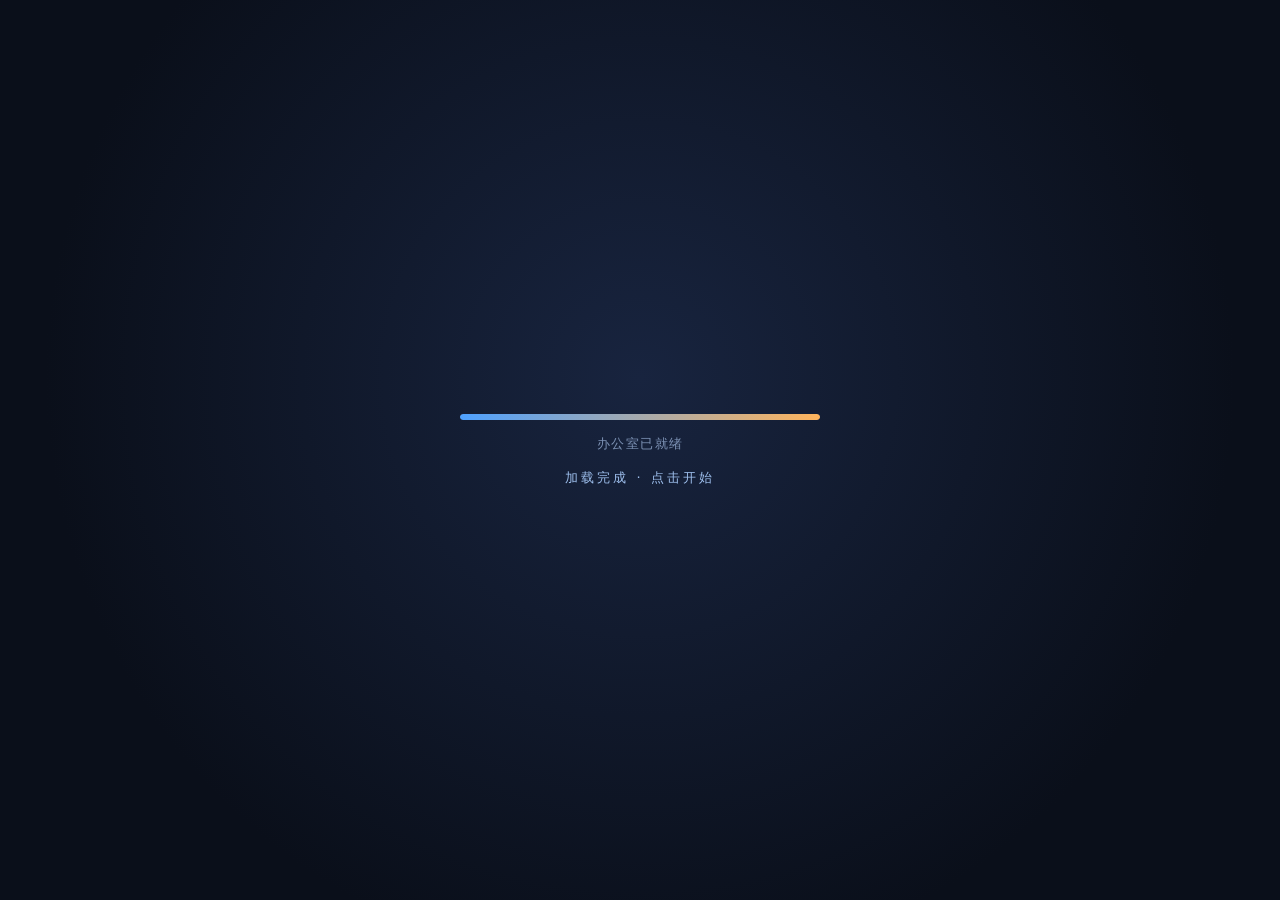
<file: index.html>
<!DOCTYPE html>



<html lang="zh-CN">



<head>



<meta charset="utf-8">



<meta name="viewport" content="width=device-width,initial-scale=1">



<title>AI公司大作战</title>



<link rel="stylesheet" href="./styles.css?v=202611102305">



<script type="importmap">

{ "imports": { "three": "./tools/three.module.js" } }

</script>

</head>



<body>



<div class="stage">



<div class="view" id="app">







  <div class="topbar">



    <div class="brand">AI公司大作战 <small>横版经营 · 心情驱动</small></div>







    <button id="btnRestart" title="清空进度，随机开一局新的">↻ 重开新局</button>



    <button id="btnHelp" title="再看一遍玩法说明">? 玩法</button>



    <button id="btnQuickSave" title="点一下立刻保存">💾 保存</button>



    <button id="btnSave" title="存档位 / 导出 / 导入">📂 存档管理</button>



    <button id="btnSound" title="开关音效和音乐" onclick="setSound(!isSoundOn())">🔊 声音</button>
      <button id="btnSkin" title="随时切换画面：3D 场景 ⇄ 2D 卡片">🎨 画面</button>



    



    <div class="res">



      <div class="chip day" data-tip="day">第 <b id="rDay">1</b> 天</div>



      <div class="chip" onclick="showEndingGallery()" title="结局图鉴" style="cursor:pointer">📖 <b>图鉴</b></div>
      <div class="chip cash" data-tip="cash">💰 <b id="rCash">0</b></div>



      <div class="chip cmp" data-tip="compute">⚡ <b id="rCompute">0</b></div>



      <div class="chip rep" data-tip="rep">📈 <b id="rRep">0</b></div>



      <div class="chip mor" data-tip="morale">🔥 <b id="rMorale">0</b></div>



      <div class="chip inv" data-tip="investor">🏦 <b id="rInvestor">0</b></div>



    </div>



  </div>







  <main>



    <div class="col left">



      <div class="colhead"><span>订单大厅</span><span id="orderCount">0 单</span></div>



      <div class="scroll" id="orders"></div>



    </div>







    <div class="col">



      <div class="colhead"><span>办公室</span><span id="hint">点订单 → 点员工 = 派单</span></div>



      <div class="selbar" id="selbar"></div>



      <div class="office" id="office">



        <div class="floor" id="floor"></div>



      </div>



    </div>







    <div class="col right">



      <div class="sheetHandle" id="sheetHandle" title="拖动调整高度"><i></i></div>



      <div class="colhead"><span id="pTitle">员工详情</span><span id="pDay">—</span></div>



      <div class="panel-body" id="panel"></div>



    </div>



  </main>







  <footer>



    <div class="logbox" id="log"></div>



    <button class="bigbtn" id="btnEnd">结束今天 ▸</button>



  </footer>



</div>







<div class="intro" id="intro">



  <div class="intro-box">



    <div class="intro-tag">新手引导</div>



    <h2 id="introTitle"></h2>



    <div class="intro-body" id="introBody"></div>



    <div class="intro-foot">



      <div class="dots" id="introDots"></div>



      <div class="grow"></div>



      <button id="introSkip">跳过</button>



      <button id="introPrev">上一步</button>



      <button class="primary" id="introNext">下一步</button>



    </div>



  </div>



</div>







<div class="view" id="viewHR">



  <div class="hr-head">



    <button class="hr-back" onclick="goBack()">← 返回公司</button>



    <h1>管理中心</h1>



    <div class="hr-stat" id="hrStat"></div>



  </div>



  <div class="hr-tabs" id="hrTabs">



    <button class="hr-tab on" data-tab="recruit" onclick="switchHRTab('recruit')">🎓 招聘</button>



    <button class="hr-tab" data-tab="staff" onclick="switchHRTab('staff')">👥 人员</button>



    <button class="hr-tab" data-tab="shop" onclick="switchHRTab('shop')">🛒 商店</button>







  </div>



  <div class="hr-body">



    <div class="hr-pane on" id="paneRecruit">



      <div class="rp-sec">① 选择招聘档次</div>



      <div class="rp-tiers" id="rpTiers"></div>



      <div class="rp-sec">② 选择要加入哪个部门</div>



      <div class="rp-depts" id="rpDepts"></div>



      <div class="rp-foot" id="rpFoot"></div>



    </div>



    <div class="hr-pane" id="paneStaff">



      <div class="rp-sec">全部人员（点右边的 × 可以卖掉换钱）</div>



      <div id="staffList"></div>



    </div>



    <div class="hr-pane" id="paneShop">



      <div class="rp-sec">主管道具</div>



      <div class="shop-grid" id="shopSup"></div>



      <div class="rp-sec">增益道具</div>
      <div class="shop-grid" id="shopCompute"></div>

      <div class="rp-sec">员工道具</div>



      <div class="shop-grid" id="shopWorker"></div>



      <div class="rp-sec" id="shopBrkSec" style="display:none">自主研发</div>



      <div class="shop-grid" id="shopBrk"></div>



    </div>







  </div>



</div>



</div><!-- /stage -->







<div class="view" id="viewHistory">



  <div class="hr-head">



    <button class="hr-back" onclick="goBackHistory()">← 返回公司</button>



    <h1>历史记录</h1>



    <div class="hr-stat" id="histStat"></div>



  </div>



  <div class="hr-body">



    <div class="hr-pane on">



      <div id="histList"></div>



    </div>



  </div>



</div>







<div class="view" id="viewBag">



  <div class="hr-head">



    <button class="hr-back" onclick="goBackBag()">← 返回公司</button>



    <h1>背包</h1>



    <div class="hr-stat" id="bagStat"></div>



  </div>



  <div class="hr-body">



    <div class="hr-pane on">



      <div class="rp-sec">点道具即可选择使用对象</div>



      <div id="bagList"></div>



    </div>



  </div>



</div>







<div class="modal" id="modal"><div class="box" id="modalBox"></div></div>



<div class="toast-wrap" id="toasts"></div>



<div class="acttip" id="actTip"></div>







<div class="tip" id="tip"></div>



<input type="file" id="importFile" accept=".json,application/json" style="display:none" onchange="onImportFile(this)">



<div class="guide" id="guide">



  <div class="gspot" id="gSpot"></div>



  <div class="gtip" id="gTip"></div>



</div>



<div class="dayfx" id="dayfx">



  <div class="dayfx-inner">



    <div class="dayfx-day">第 <b>2</b> 天</div>



    <div class="dayfx-list"></div>



    <div class="dayfx-tip">点击任意位置继续</div>



  </div>



</div>







<script src="./js/sound.js?v=202611102305"></script>
<script src="./js/game-core.js?v=202611102305"></script>
<script src="./js/game-ui.js?v=202611102305"></script>
<script src="./js/game-extra.js?v=202611102305"></script>



<script type="module">

import office3d from "./tools/office3d.js?v=202611102305";

window.OFFICE3D = office3d;

window.dispatchEvent(new Event("office3d-loaded"));

</script>

<script>
window.onerror = function (msg, url, line) {
  try {
    var box = document.getElementById("errbox");
    if (!box) {
      box = document.createElement("div");
      box.id = "errbox";
      box.style.cssText = "position:fixed;left:8px;bottom:8px;z-index:9999;max-width:60vw;padding:10px 14px;border-radius:8px;background:rgba(180,30,30,.94);color:#fff;font:12px/1.5 monospace;white-space:pre-wrap";
      document.body.appendChild(box);
    }
    box.textContent = "JS 错误: " + msg + "\n行 " + line;
    box.style.display = "block";
  } catch (e) {}
  return false;
};
</script>



  <div class="sub">让 5 个 AI 替你打工 100 天</div>
</div>
<div class="bootLayer" id="bootLayer">
  <div class="bootLoad" id="bootLoad">
    <div class="bootBar"><i id="bootBarFill"></i></div>
    <div class="bootTip" id="bootTip">正在布置办公室…</div>
    <div class="bootReady" id="bootReady">加载完成 · 点击开始</div>
  </div>
  <div class="bootTitle" id="bootTitle">
    <h1 class="bootLogo">AI 公司大作战</h1>
    <div class="bootRule"></div>
    <div class="bootSub">让 5 个 AI 替你打工 100 天</div>
    <div class="bootModes">
      <div class="bootModesLabel">选择画面模式</div>
      <div class="bootModeRow">
        <div class="bootMode on" id="modeScene" onclick="pickBootMode('scene')">
          <div class="bmIcon">🏢</div>
          <div class="bmName">3D 场景</div>
          <div class="bmTip">沉浸感强</div>
          <div class="bmWarn">开发中</div>
        </div>
        <div class="bootMode" id="modeCards" onclick="pickBootMode('cards')">
          <div class="bmIcon">🗂</div>
          <div class="bmName">2D 卡片</div>
          <div class="bmTip">流畅稳定</div>
        </div>
      </div>
    </div>
    <div class="bootBtns">
      <button class="bootBtn primary" onclick="bootStart(true)">开始游戏</button>
      <button class="bootBtn" onclick="bootStart(false)">继续上次存档</button>
    </div>
  </div>
</div>

<script>
(function () {
  var tips = [
    "正在给 DeepSeek 装显示器…",
    "Claude 在擦桌子…",
    "Grok 又把咖啡打翻了…",
    "Gemini 坚持要在墙上写诗…",
    "ChatGPT 正在说服所有人先开个会…",
    "正在把鱼缸搬进办公室…",
    "收拾昨天的外卖盒…"
  ];
  var fill = document.getElementById("bootBarFill");
  var tip = document.getElementById("bootTip");
  var ready = document.getElementById("bootReady");
  var p = 0;
  if (tip) tip.textContent = tips[Math.floor(Math.random() * tips.length)];

  var loaded = false;
  var finished = false;
  function finishBoot() {
    if (finished) return;
    finished = true;
    clearInterval(timer);
    if (fill) fill.style.width = "100%";
    if (tip) tip.textContent = "办公室已就绪";
    setTimeout(function () {
      if (ready) ready.classList.add("on");
      window.__bootReady = true;
    }, 180);
  }
  // 3D 预热延后到 2.6 秒，并且只在浏览器空闲时做，
  // 否则一打开就抢主线程，启动屏会卡
  setTimeout(function () {
    var warm = function () {
      try {
        if (typeof applySkin === "function") applySkin("scene");
        if (typeof mountScene3D === "function") mountScene3D();
      } catch (e) {}
    };
    if (window.requestIdleCallback) requestIdleCallback(warm, { timeout: 2500 });
    else warm();
  }, 2600);

  var timer = setInterval(function () {
    p = Math.min(90, p + 4 + Math.random() * 9);   // 最多只到 90%
    if (fill) fill.style.width = p + "%";
    if (loaded) finishBoot();
  }, 90);
  window.addEventListener("load", function () { loaded = true; });
  // 兜底：6 秒还没加载完也放行，别把玩家卡住
  setTimeout(function () { loaded = true; }, 6000);

  // 加载完成后点击才进标题屏
  var layer = document.getElementById("bootLayer");
  if (layer) {
    layer.addEventListener("click", function () {
      if (!window.__bootReady) return;
      if (window.__bootStage === "title") return;
      window.__bootStage = "title";
      var lo = document.getElementById("bootLoad");
      var ti = document.getElementById("bootTitle");
      if (lo) lo.style.display = "none";
      if (ti) { ti.classList.add("on"); ti.style.display = "flex"; }
    });
  }
})();

var bootMode = "scene";
function pickBootMode(m) {
  bootMode = m;
  try {
    document.getElementById("modeScene").classList.toggle("on", m === "scene");
    document.getElementById("modeCards").classList.toggle("on", m === "cards");
  } catch (e) {}
}

function bootStart(fresh) {
  // 用户点了按钮，浏览器才允许出声
  try { if (window.startBgm) window.startBgm(); } catch (e) {}
  // 先把界面锁到过渡初始态（藏起来 + 场景模糊）
  document.body.classList.add("intro");
  var layer = document.getElementById("bootLayer");
  if (layer) {
    layer.classList.add("hide");   // 只隐藏，不删除 —— 取消难度时还要退回来
    layer.style.display = "";
  }
  // 应用玩家选的画面模式
  try { if (typeof applySkin === "function") applySkin(bootMode); } catch (e) {}
  // 3D 还没建好就等一下再揭开，避免露出半成品
  try {
    if (bootMode === "scene" && window.OFFICE3D && !window.OFFICE3D.ready) {
      var _t0 = Date.now();
      var _wait = setInterval(function () {
        if ((window.OFFICE3D && window.OFFICE3D.ready) || Date.now() - _t0 > 900) {
          clearInterval(_wait);
          // 只重算画布，不要动镜头（动镜头会覆盖玩家自己的缩放）
          try {
            if (window.OFFICE3D && window.OFFICE3D.resize) window.OFFICE3D.resize();
            if (typeof syncAnchors3D === "function") syncAnchors3D();
          } catch (e) {}
          document.body.classList.remove("intro");
        }
      }, 60);
    }
  } catch (e) {}
  // 第一次进游戏提示一次：画面随时能切
  try {
    if (!localStorage.getItem("aicompany_skin_tip")) {
      localStorage.setItem("aicompany_skin_tip", "1");
      setTimeout(function () {
        if (typeof toast === "function") toast("顶栏「🎨 画面」可以随时切换 3D / 2D", "");
      }, 2600);
    }
  } catch (e) {}
  // 启动屏淡出的同时，界面从四面八方滑入、场景对焦
  setTimeout(function () {
    try {
      if (window.OFFICE3D && window.OFFICE3D.resize) window.OFFICE3D.resize();
      if (typeof syncAnchors3D === "function") syncAnchors3D();
    } catch (e) {}
    document.body.classList.remove("intro");
  }, 260);
  // 新开一局：先问难度
  if (fresh) {
    setTimeout(function () {
      try {
        if (typeof pickDifficulty === "function") pickDifficulty(null, function () {
        // 不选难度就退回标题屏
        try {
          var L = document.getElementById("bootLayer");
          if (L) { L.classList.remove("hide"); L.style.display = ""; }
          var m = document.getElementById("modal");
          if (m) m.classList.remove("on");
        } catch (e) {}
      });
        else if (typeof newGame === "function") { newGame(); renderAll(); }
      } catch (e) { console.warn(e); }
    }, 260);
    return;
  }
  // 继续：读上次存档，没有就开新局
  setTimeout(function () {
    try {
      var had = false;
      try { had = !!localStorage.getItem(SAVE_KEY); } catch (e) {}
      if (had && typeof load === "function") { load(); }
      else {
        if (typeof pickDifficulty === "function") pickDifficulty(null, function () {
        // 不选难度就退回标题屏
        try {
          var L = document.getElementById("bootLayer");
          if (L) { L.classList.remove("hide"); L.style.display = ""; }
          var m = document.getElementById("modal");
          if (m) m.classList.remove("on");
        } catch (e) {}
      });
        else if (typeof newGame === "function") { newGame(); renderAll(); }
      }
    } catch (e) { console.warn(e); }
  }, 260);
}
</script>
<div class="cloudVeil" id="cloudVeil">
  <div class="cloudTip" id="cloudTip">正在切换画面…</div>
</div>

<script>
(function () {
  var CLOUD_PATH = 'M46,104 C22,104 6,88 6,68 C6,48 22,34 42,34 C46,16 64,4 86,4 C106,4 122,16 128,32 C134,26 144,22 154,22 C176,22 194,40 194,62 C194,86 176,104 154,104 Z';
  function cloudSVG() {
    return '<svg viewBox="0 0 200 120" preserveAspectRatio="none">' +
      '<path d="' + CLOUD_PATH + '" fill="#ffffff" stroke="#cfe0f5" stroke-width="6" stroke-linejoin="round"/>' +
      '<ellipse cx="72" cy="68" rx="8" ry="5" fill="#ffe3ea" opacity=".9"/>' +
      '<ellipse cx="126" cy="72" rx="7" ry="4.5" fill="#ffe3ea" opacity=".9"/>' +
      '</svg>';
  }
  function buildClouds() {
    var veil = document.getElementById("cloudVeil");
    if (!veil) return;
    var tip = veil.querySelector(".cloudTip");
    Array.prototype.slice.call(veil.querySelectorAll(".cloud")).forEach(function (c) { c.remove(); });

    // 三层：远景（小、淡、慢）→ 中景 → 近景（大、白、快），叠出纵深感
    // 手机屏幕小、GPU 弱：云少一点但每朵更大，效果一样但更省
    var isMobile = (window.innerWidth || 1000) < 760;
    var LAYERS = isMobile
      ? [
          { cols: 5, rows: 4, sc: 1.35, op: 0.55, z: 1, dur: 0.66, grey: true,  delay: 0.08 },
          { cols: 6, rows: 4, sc: 1.40, op: 0.85, z: 2, dur: 0.56, grey: false, delay: 0.04 },
          { cols: 4, rows: 3, sc: 1.55, op: 1.00, z: 3, dur: 0.46, grey: false, delay: 0.00 }
        ]
      : [
          { cols: 9,  rows: 6, sc: 1.15, op: 0.55, z: 1, dur: 0.78, grey: true,  delay: 0.10 },
          { cols: 11, rows: 8, sc: 1.20, op: 0.85, z: 2, dur: 0.64, grey: false, delay: 0.05 },
          { cols: 7,  rows: 5, sc: 1.38, op: 1.00, z: 3, dur: 0.52, grey: false, delay: 0.00 }
        ];

    LAYERS.forEach(function (L, li) {
      var cellW = 100 / L.cols, cellH = 100 / L.rows;
      for (var r = 0; r < L.rows; r++) {
        for (var c = 0; c < L.cols; c++) {
          // 每层都错位一点，避免三层完全重合
          var jx = (Math.random() - 0.5) * cellW * (li === 0 ? 0.5 : 0.3);
          var jy = (Math.random() - 0.5) * cellH * (li === 0 ? 0.5 : 0.3);
          var x = c * cellW + cellW / 2 + jx + (li === 1 ? cellW / 2 : 0);
          var y = r * cellH + cellH / 2 + jy + (li === 2 ? cellH * 0.4 : 0);
          makeCloud(x, y, L, cellW, cellH);
        }
      }
    });

    function makeCloud(x, y, L, cw, ch) {
      var d = document.createElement("div");
      d.className = "cloud" + (L.grey ? " far" : "");
      var w = cw * (L.sc + Math.random() * 0.1);
      var h = ch * (L.sc + Math.random() * 0.1);
      var fromLeft = x < 50;
      d.style.cssText =
        "left:" + x.toFixed(2) + "%;top:" + y.toFixed(2) + "%;" +
        "width:" + w.toFixed(2) + "%;height:" + h.toFixed(2) + "%;" +
        "margin-left:" + (-w / 2).toFixed(2) + "%;margin-top:" + (-h / 2).toFixed(2) + "%;" +
        "opacity:" + L.op + ";z-index:" + L.z + ";" +
        (L.grey ? "filter:brightness(.94) blur(.6px);" : "") +
        "--rot:" + (Math.random() * 8 - 4).toFixed(1) + "deg;" +
        "--from:" + (fromLeft ? "-115vw" : "115vw") + ";" +
        "--dur:" + L.dur + "s;" +
        "transition-delay:" + (L.delay + Math.random() * 0.12).toFixed(3) + "s;";
      d.innerHTML = cloudSVG();
      veil.insertBefore(d, tip);
    }
  }
  window.buildClouds = buildClouds;
  if (document.readyState === "loading") document.addEventListener("DOMContentLoaded", buildClouds);
  else buildClouds();
})();
</script>
<script>
(function () {
  function setCatCursor() {
    var url = './assets/cursor_ds.png';
    try {
      document.documentElement.style.cursor = 'none';
      document.body.style.cursor = 'none';
      // 遍历一遍，给每个元素也写上，避免被局部样式覆盖
      var all = document.querySelectorAll('button, .wrow, .icard, .sceneChar, .sceneWorker, .pickrow, .hrEntry, .chip, .order, [onclick]');
      for (var i = 0; i < all.length; i++) {
        all[i].style.cursor = 'none';
      }
    } catch (e) {}
  }
  document.addEventListener('DOMContentLoaded', setCatCursor);
  // 每 2 秒补一次，应对动态渲染出来的元素
  setInterval(setCatCursor, 2000);
})();
</script>
<img id="cursorPet" src="./assets/cursor_pet.gif" alt="">
<script>
(function () {
  var pet = document.getElementById("cursorPet");
  if (!pet) return;
  var canHover = window.matchMedia("(hover: hover) and (pointer: fine)").matches;
  if (!canHover) return;

  var tx = -100, ty = -100, cx = -100, cy = -100, raf = null, shown = false;
  var CLICKABLE = "a,button,.pickrow,.icard,.wrow,.chip,.order,.sceneChar,.sceneWorker,.bootBtn,.bootMode,[onclick]";

  function tick() {
    // 平滑跟随，带一点点延迟，像小宠物跟着鼠标
    cx += (tx - cx) * 0.35;
    cy += (ty - cy) * 0.35;
    pet.style.transform = "translate(" + cx + "px," + cy + "px) translate(-50%,-50%)";
    if (Math.abs(tx - cx) > 0.3 || Math.abs(ty - cy) > 0.3) {
      raf = requestAnimationFrame(tick);
    } else { raf = null; }
  }

  document.addEventListener("mousemove", function (e) {
    tx = e.clientX; ty = e.clientY;
    if (!shown) { shown = true; pet.classList.add("on"); cx = tx; cy = ty; }
    var el = e.target;
    var hit = el && el.closest && el.closest(CLICKABLE);
    pet.classList.toggle("clickable", !!hit);
    if (!raf) raf = requestAnimationFrame(tick);
  }, { passive: true });

  document.addEventListener("mousedown", function () { pet.classList.add("press"); });
  document.addEventListener("mouseup", function () { pet.classList.remove("press"); });
  document.addEventListener("mouseleave", function () { pet.classList.remove("on"); shown = false; });
  document.addEventListener("mouseenter", function () { pet.classList.add("on"); shown = true; });
})();
</script>
</body>



</html>
</file>
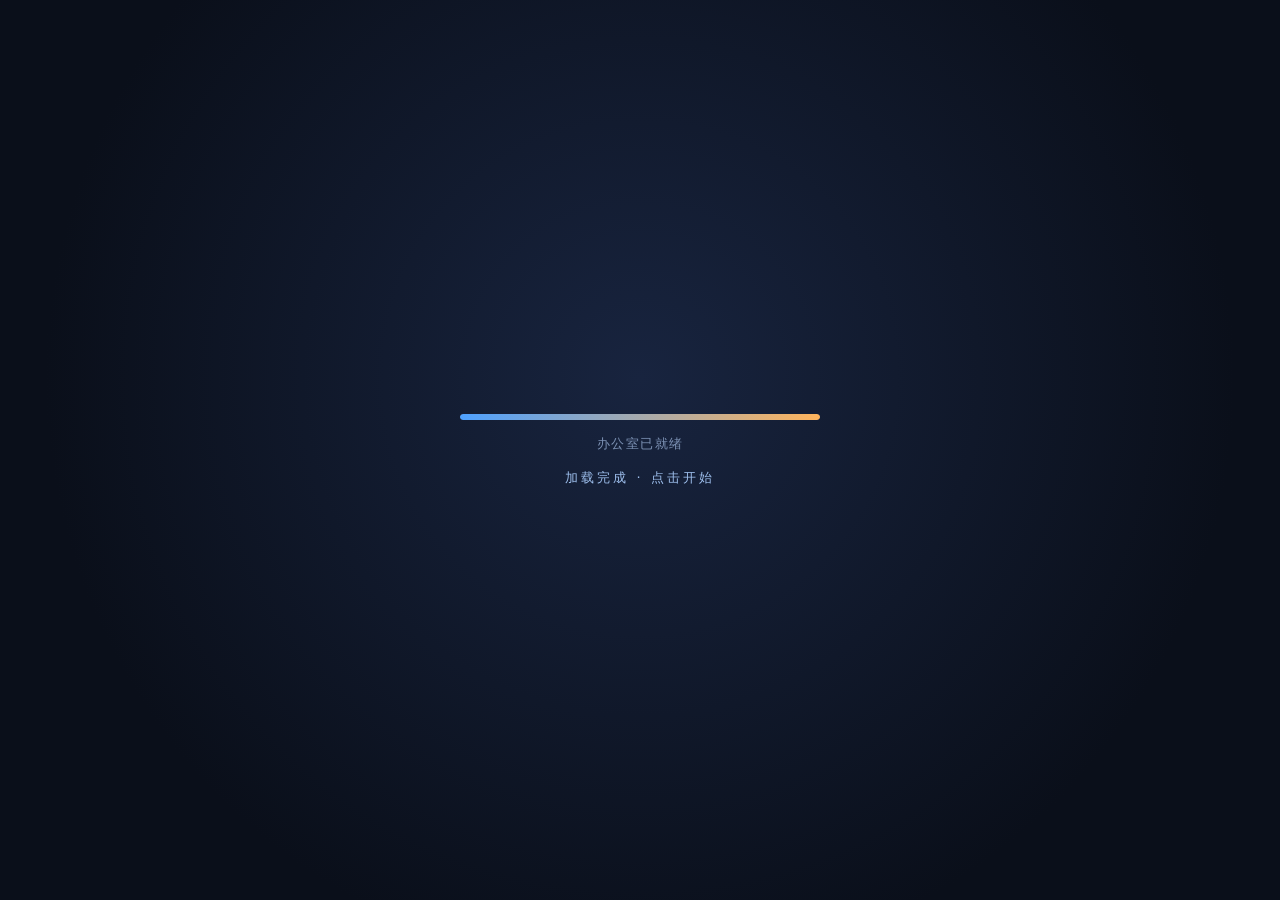
<file: index_backup_before_split.html>
<!DOCTYPE html>



<html lang="zh-CN">



<head>



<meta charset="utf-8">



<meta name="viewport" content="width=device-width,initial-scale=1">



<title>AI公司大作战</title>



<style>



  * { box-sizing: border-box; -webkit-tap-highlight-color: transparent; }



  :root {



    --bg: #0d1220;



    --panel: #141b2d;



    --panel2: #1a2340;



    --line: #27334f;



    --text: #dbe6ff;



    --dim: #8ea3c9;



    --gold: #ffc861;



    --green: #59d98c;



    --red: #ff6b6b;



    --blue: #6aa9ff;



    --purple: #b48cff;



  }



  html, body {



    margin: 0; height: 100%; overflow: hidden;



    font-family: "Microsoft YaHei", "PingFang SC", system-ui, sans-serif;



    background: radial-gradient(1200px 700px at 50% -10%, #1d2b4d 0%, #0d1220 55%, #070b14 100%);



    color: var(--text);



    user-select: none;



  }



  #app { display: flex; flex-direction: column; height: 100%; }







  /* ---------- 顶部资源栏 ---------- */



  .topbar {



    display: flex; align-items: center; gap: 10px;



    padding: 8px 14px; flex: none;



    background: linear-gradient(180deg, rgba(24,34,58,.95), rgba(14,20,34,.85));



    border-bottom: 1px solid var(--line);



  }



  .brand { font-weight: 700; letter-spacing: .5px; color: #cfe0ff; }



  .brand small { font-weight: 400; color: var(--dim); margin-left: 6px; font-size: 11px; }



  #btnRestart {



    margin-left: 10px; padding: 4px 10px; font-size: 11.5px; border-radius: 8px;



    color: #9db3d6; border-color: #2c3b5c; opacity: .8;



  }



  #btnRestart:hover, #btnHelp:hover, #btnQuickSave:hover, #btnSave:hover { opacity: 1; }



  /* 右栏：人事中心入口 */



  .hrEntry {



    display: flex; align-items: center; gap: 10px; width: 100%;



    padding: 11px 12px; margin-bottom: 10px; border-radius: 12px; cursor: pointer;



    border: 1px solid #5a7fc4; color: #fff; text-align: left;



    background: linear-gradient(135deg, #3a6cc4 0%, #5a45b8 100%);



    box-shadow: 0 6px 18px rgba(58,108,196,.3);



    transition: transform .14s, box-shadow .14s;



  }



  .hrEntry:hover { transform: translateY(-1px); box-shadow: 0 9px 24px rgba(90,124,196,.45); }



  .hrEntry .hi-svg { width: 30px; height: 30px; flex: none; filter: drop-shadow(0 2px 4px rgba(0,0,0,.25)); }



  .hrEntry .hi-tx { display: flex; flex-direction: column; gap: 1px; min-width: 0; }



  .hrEntry .hi-tx b { font-size: 13.5px; letter-spacing: .5px; }



  .hrEntry .hi-tx em { font-style: normal; font-size: 10px; color: #c9d9f5; white-space: nowrap; overflow: hidden; text-overflow: ellipsis; }



  .hrEntry .hi-badge {



    margin-left: auto; flex: none; font-size: 11px; padding: 2px 8px; border-radius: 999px;



    background: rgba(255,255,255,.22);



  }



  .ovrow { display: flex; align-items: center; gap: 7px; font-size: 11px; color: #9fb6d8; margin-bottom: 6px; }



  .ovrow > span:first-child { width: 34px; flex: none; }



  .ovbar { flex: 1; height: 5px; background: #0e1424; border-radius: 99px; overflow: hidden; }



  .ovbar i { display: block; height: 100%; }



  .ovrow b { width: 34px; text-align: right; color: #e6f0ff; font-size: 11px; }







  .topbar .cta {



    display: flex; align-items: center; gap: 8px;



    padding: 7px 15px; border-radius: 11px; cursor: pointer;



    border: 1px solid #5a7fc4; color: #fff;



    background: linear-gradient(135deg, #3a6cc4 0%, #5a45b8 100%);



    box-shadow: 0 0 0 0 rgba(90,124,196,.55), 0 6px 18px rgba(58,108,196,.32);



    animation: ctaPulse 2.6s ease-in-out infinite;



    transition: transform .15s, box-shadow .15s;



  }



  .topbar .cta:hover { transform: translateY(-1px) scale(1.02); box-shadow: 0 8px 24px rgba(90,124,196,.5); }



  .topbar .cta .cta-ic { font-size: 15px; }



  .topbar .cta .cta-tx { font-size: 13px; font-weight: 700; letter-spacing: .5px; }



  .topbar .cta .cta-badge {



    font-size: 10.5px; padding: 1px 7px; border-radius: 999px;



    background: rgba(255,255,255,.2); color: #eaf2ff;



  }



  @keyframes ctaPulse {



    0%, 100% { box-shadow: 0 0 0 0 rgba(90,124,196,.5), 0 6px 18px rgba(58,108,196,.32); }



    50% { box-shadow: 0 0 0 6px rgba(90,124,196,0), 0 6px 22px rgba(58,108,196,.45); }



  }



  @media (max-width: 1120px) {



    .topbar .cta .cta-tx { display: none; }



    /* 右栏：人事中心入口 */



  .hrEntry {



    display: flex; align-items: center; gap: 10px; width: 100%;



    padding: 11px 12px; margin-bottom: 10px; border-radius: 12px; cursor: pointer;



    border: 1px solid #5a7fc4; color: #fff; text-align: left;



    background: linear-gradient(135deg, #3a6cc4 0%, #5a45b8 100%);



    box-shadow: 0 6px 18px rgba(58,108,196,.3);



    transition: transform .14s, box-shadow .14s;



  }



  .hrEntry:hover { transform: translateY(-1px); box-shadow: 0 9px 24px rgba(90,124,196,.45); }



 .hrEntry .hi-tx { display: flex; flex-direction: column; gap: 1px; min-width: 0; }



  .hrEntry .hi-tx b { font-size: 13.5px; letter-spacing: .5px; }



  .hrEntry .hi-tx em { font-style: normal; font-size: 10px; color: #c9d9f5; white-space: nowrap; overflow: hidden; text-overflow: ellipsis; }



  .hrEntry .hi-badge {



    margin-left: auto; flex: none; font-size: 11px; padding: 2px 8px; border-radius: 999px;



    background: rgba(255,255,255,.22);



  }



  .ovrow { display: flex; align-items: center; gap: 7px; font-size: 11px; color: #9fb6d8; margin-bottom: 6px; }



  .ovrow > span:first-child { width: 34px; flex: none; }



  .ovbar { flex: 1; height: 5px; background: #0e1424; border-radius: 99px; overflow: hidden; }



  .ovbar i { display: block; height: 100%; }



  .ovrow b { width: 34px; text-align: right; color: #e6f0ff; font-size: 11px; }







  .topbar .cta { padding: 7px 11px; }



  }







  #btnQuickSave {



    margin-left: 10px; padding: 4px 12px; font-size: 11.5px; border-radius: 8px;



    color: #b8e6c6; border-color: #2f6b47; background: linear-gradient(180deg, #1e3a2c, #152a20);



    opacity: .95;



  }



  #btnQuickSave.saved { color: #fff; background: #2f8f5b; border-color: #59d98c; }



  #btnSave {



    margin-left: 6px; padding: 4px 10px; font-size: 11.5px; border-radius: 8px;



    color: #9db3d6; border-color: #2c3b5c; opacity: .8;



  }



  #btnHelp {



    margin-left: 6px; padding: 4px 10px; font-size: 11.5px; border-radius: 8px;



    color: #9db3d6; border-color: #2c3b5c; opacity: .8;



  }



  .res { display: flex; gap: 8px; margin-left: auto; flex-wrap: wrap; }



  .chip {



    display: flex; align-items: center; gap: 6px;



    background: var(--panel2); border: 1px solid var(--line);



    padding: 4px 10px; border-radius: 999px; font-size: 13px; white-space: nowrap;



  }



  .chip b { color: #fff; font-weight: 600; }



  .chip.day { border-color: #3b4d78; background: #1b2647; }



  .chip.cash b { color: var(--gold); }



  .chip.rep b { color: var(--green); }



  .chip.mor b { color: var(--blue); }



  .chip.inv b { color: var(--purple); }



  .chip.cmp b { color: #7de3ff; }







  /* ---------- 主体三栏 ---------- */



  main { flex: 1; display: grid; grid-template-columns: 300px 1fr 280px; min-height: 0; }







  .col { min-height: 0; min-width: 0; display: flex; flex-direction: column; }



  .col.left { border-right: 1px solid var(--line); background: rgba(16,22,38,.72);  position: relative; z-index: 20; }



  .col.right { border-left: 1px solid var(--line); background: rgba(16,22,38,.72); position: relative; z-index: 20; }







  .colhead {



    flex: none; padding: 9px 12px; font-size: 12px; color: var(--dim);



    letter-spacing: .5px; border-bottom: 1px solid var(--line);



    display: flex; align-items: center; justify-content: space-between;



  }



  .scroll { overflow-y: auto; padding: 10px; flex: 1; }



  .scroll::-webkit-scrollbar { width: 8px; }



  .scroll::-webkit-scrollbar-thumb { background: #2b3a5c; border-radius: 8px; }







  /* ---------- 选中/派单提示条 ---------- */



  .selbar {



    display: none; align-items: center; gap: 10px;



    padding: 8px 12px; font-size: 12.5px;



    background: linear-gradient(180deg, rgba(40,55,90,.96), rgba(26,36,60,.96));



    border-bottom: 1px solid var(--line);



  }



  .selbar.on { display: flex; }



  .selbar .txt { color: #cfe0ff; flex: 1; min-width: 0; overflow: hidden; text-overflow: ellipsis; white-space: nowrap; }



  .selbar .txt b { color: var(--gold); }



  .selbar button { padding: 5px 13px; font-size: 12px; flex: none; }



  .selbar button.mini {



    padding: 0; width: 20px; height: 20px; line-height: 18px; border-radius: 50%;



    font-size: 11px; color: #8ea3c9; background: transparent; border: 1px solid #3a4d75;



  }



  .selbar button.mini:hover { color: #cfe0ff; border-color: #5a76a8; }



  .selbar button.undo {



    border-color: #7a5f24; color: var(--gold);



    background: linear-gradient(180deg, #4a3a18, #2e2410);



  }







  /* ---------- 订单卡 ---------- */



  .order {



    background: linear-gradient(180deg, #1b2440, #161d33);



    border: 1px solid var(--line); border-radius: 12px;



    padding: 10px 11px; margin-bottom: 9px; cursor: pointer;



    transition: transform .12s, border-color .12s, box-shadow .12s;



    position: relative; overflow: hidden;



  }



  .order:hover { transform: translateY(-2px); border-color: #46608f; }



  .order.sel { border-color: var(--gold); box-shadow: 0 0 0 2px rgba(255,200,97,.25); }



  .order.busy { border-color: #3f6f9f; background: linear-gradient(180deg, #1c2942, #161d33); }



  .order .mini {



    float: right; padding: 2px 9px; font-size: 10.5px; border-radius: 6px;



    border: 1px solid #7a5f24; color: var(--gold);



    background: linear-gradient(180deg, #4a3a18, #2e2410);



  }



  .order .mini:hover { filter: brightness(1.3); }



  .order .row1 { display: flex; align-items: center; gap: 6px; margin-bottom: 5px; }



  .tag {



    font-size: 11px; padding: 2px 7px; border-radius: 6px;



    background: #24314f; color: #9fc2ff; border: 1px solid #33456b;



  }



  .stars { color: var(--gold); font-size: 12px; letter-spacing: 1px; }



  .order .title { font-size: 13.5px; font-weight: 600; margin-bottom: 4px; }



  .order .meta { font-size: 11.5px; color: var(--dim); display: flex; gap: 10px; }



  .bar { height: 5px; background: #0e1424; border-radius: 99px; overflow: hidden; margin-top: 7px; }



  .bar > i { display: block; height: 100%; background: linear-gradient(90deg, #4a86ff, #7de3ff); width: 0; transition: width .3s; }



  .dl { font-size: 11px; color: #ffb36b; }







  /* ---------- 办公室 ---------- */



  .office { flex: 1; min-height: 0; position: relative; overflow-y: auto; overflow-x: hidden; padding: 26px 12px 12px; }



  .floor {



    display: grid; grid-template-columns: repeat(3, minmax(0, 1fr));



    gap: 12px; align-content: start; align-items: start;



  }



  .desk {



    position: relative; border-radius: 14px; padding: 8px 9px 10px;



    background: linear-gradient(180deg, rgba(30,42,72,.9), rgba(20,28,48,.9));



    border: 1px solid var(--line); cursor: pointer;



    transition: transform .12s, border-color .12s, box-shadow .12s;



    overflow: visible;



  }



  .desk:hover { transform: translateY(-3px); border-color: #46608f; }



  .desk.sel { border-color: var(--gold); box-shadow: 0 0 0 2px rgba(255,200,97,.22); }



  .desk.busy { border-color: #3f6f9f; }



  .desk .avatar {



    width: 68px; height: 68px; border-radius: 50%; object-fit: cover;



    display: block; margin: 0 auto 5px;



    border: 2px solid rgba(150,190,255,.35);



    background: #0e1424;



  }



  .desk .avatar.ph {



    display: flex; align-items: center; justify-content: center;



    border: 2px dashed rgba(140,165,205,.45);



    background: repeating-linear-gradient(45deg, #131a2b, #131a2b 6px, #161e31 6px, #161e31 12px);



    color: #6d7f9f; font-size: 22px; font-weight: 700; line-height: 1;



  }



  .desk .phnote { text-align: center; font-size: 9.5px; color: #6d7f9f; margin: -2px 0 3px; }



  .desk .fit.mid  { color: #ffc861; border-color: #6b5320; background: rgba(255,200,97,.12); }



  .desk .fit.bad  { color: #ff6b6b; border-color: #6b2f2f; background: rgba(255,107,107,.12); }



  .desk .nm { text-align: center; font-size: 12.5px; font-weight: 600; margin-bottom: 1px; }



  .desk .role { text-align: center; font-size: 10px; color: var(--dim); margin-bottom: 5px; }



  /* ---------- AI 旗下小组 ---------- */



  .desk .teamline {



    display: flex; justify-content: space-between;



    font-size: 10px; color: #7f93b8; margin: 6px 0 2px;



  }



  .desk .teamlist { display: flex; flex-direction: column; gap: 4px; margin-top: 6px; }



  .wrow {



    display: flex; align-items: center; gap: 6px;



    padding: 4px 6px; border-radius: 7px; cursor: pointer;



    background: #1a2340; border: 1px solid #2c3b5c;



    font-size: 10.5px; transition: .12s;



  }



  .wrow:hover { border-color: #46608f; filter: brightness(1.15); }



  .wrow .widx { width: 13px; flex: none; text-align: center; color: #7f93b8; }



  .wrow .wname {



    flex: none; max-width: 88px; color: #cfe0ff;



    overflow: hidden; text-overflow: ellipsis; white-space: nowrap;



  }



  .wrow .wbar {



    flex: 1; min-width: 26px; height: 4px; border-radius: 99px;



    background: #0e1424; overflow: hidden;



  }



  .wrow .wbar i { display: block; height: 100%; background: linear-gradient(90deg, #59d98c, #b6ff8a); }



  .wrow .wstate {



    flex: none; max-width: 92px; font-size: 9.5px; color: #8ea3c9;



    overflow: hidden; text-overflow: ellipsis; white-space: nowrap;



  }



  .wrow.busy { border-color: #7a5f24; background: #2e2410; }



  .wrow.busy .wbar i { background: linear-gradient(90deg, #ffc861, #ff9b4a); }



  .wrow.tired .wbar i { background: linear-gradient(90deg, #ff6b6b, #ffa14a); }



  .desk .team { display: flex; gap: 5px; flex-wrap: wrap; justify-content: center; }



  .slots { display: flex; flex-direction: column; gap: 8px; }



  .slot {



    display: flex; align-items: center; gap: 10px;



    background: #1a2340; border: 1px solid #2c3b5c;



    border-radius: 10px; padding: 9px 11px;



  }



  .slot .si { flex: 1; min-width: 0; display: flex; flex-direction: column; gap: 2px; }



  .slot .si b { font-size: 12.5px; color: #e6f0ff; }



  .slot .si span { font-size: 11px; color: #8ea3c9; }



  .slot .sa { display: flex; gap: 5px; flex: none; }



  .slot .sa button { padding: 5px 10px; font-size: 11.5px; }



  .io { display: flex; gap: 8px; margin-top: 14px; }



  .io button { flex: 1; padding: 9px; font-size: 12.5px; }



  .panel-body .pickbtn {



    width: 100%; margin-bottom: 9px; padding: 8px;



    border-color: #3f6f9f; background: linear-gradient(180deg, #2f6fb8, #1d4576); color: #fff;



  }



  .rrow { display: flex; flex-direction: column; gap: 6px; }



  .rbtn {



    display: flex; align-items: center; gap: 8px; text-align: left;



    padding: 7px 9px; font-size: 11.5px;



  }



  .rbtn b { flex: none; width: 34px; }



  .rbtn span { color: #8ea3c9; font-size: 10.5px; }



  .rbtn span:last-child { margin-left: auto; }



  .rbtn.locked { opacity: .45; }



  .rbtn.cant { opacity: .7; }



  .autoPickBtn {



    width: 100%; margin-bottom: 5px; padding: 6px;



    font-size: 10.5px; border-radius: 7px;



    border-color: #3f6f9f; background: linear-gradient(180deg, #2f6fb8, #1d4576); color: #fff;



  }



  .wrow.rest { border-color: #6b2f2f; background: #2b1a1a; }



  .wrow.rest .wstate { color: #ff9b9b; }



  .wrow .wsmark { flex: none; font-size: 9px; color: #b48cff; }



  .wrow.lead { border-color: #5a4a8a; background: #221a3a; }



  .wrow.lead .wname em { font-style: normal; font-size: 9px; color: #b48cff; }



  .wrow.lead .wbar i { background: linear-gradient(90deg, #b48cff, #7bd0ff); }



  .wrow.lead.busy { border-color: #8a6b2f; background: #2e2410; }



  .pickbtn.leadbtn {



    border-color: #6b4a9f;



    background: linear-gradient(180deg, #4a2f7a, #2e1e4d);



    margin-top: -3px;



  }











  .srowwrap { margin-bottom: 6px; }



  .sskills { display: flex; gap: 5px; flex-wrap: wrap; padding: 4px 0 0 22px; }



  .skchip {



    font-size: 9.5px; color: #8ea3c9; background: #16223c;



    border: 1px solid #26314d; border-radius: 5px; padding: 1px 6px;



  }



  .skchip b { color: #cfe0ff; margin-left: 3px; }



  .wrow .wsell {



    flex: none; width: 15px; height: 15px; line-height: 13px; text-align: center;



    border-radius: 4px; color: #7f93b8; font-size: 12px;



  }



  .wrow .wsell:hover { color: #ff6b6b; background: #3a2030; }



  .wchip {



    display: flex; flex-direction: column; align-items: center; gap: 3px;



    padding: 4px 5px 5px; border-radius: 8px; cursor: pointer;



    background: #1a2340; border: 1px solid #2c3b5c; transition: .12s;



  }



  .wchip b { font-size: 11px; color: #cfe0ff; line-height: 1; }



  .wchip .wbar {



    display: block; width: 24px; height: 3px; border-radius: 99px;



    background: #0e1424; overflow: hidden;



  }



  .wchip .wbar i { display: block; height: 100%; background: linear-gradient(90deg, #59d98c, #b6ff8a); }



  .wchip:hover { border-color: #46608f; filter: brightness(1.18); }



  .wchip.busy { border-color: #7a5f24; background: #2e2410; }



  .wchip.busy .wbar i { background: linear-gradient(90deg, #ffc861, #ff9b4a); }



  .wchip.tired .wbar i { background: linear-gradient(90deg, #ff6b6b, #ffa14a); }



  .mrow { display: flex; align-items: center; gap: 5px; font-size: 10px; color: var(--dim); margin-bottom: 3px; }



  .mrow .b { flex: 1; height: 5px; background: #0e1424; border-radius: 99px; overflow: hidden; }



  .mrow .b > i { display: block; height: 100%; transition: width .3s; }



  .mood > i { background: linear-gradient(90deg, #59d98c, #b6ff8a); }



  .fatigue > i { background: linear-gradient(90deg, #ffa14a, #ff6b6b); }



  .trust > i { background: linear-gradient(90deg, #6aa9ff, #b48cff); }



  .bubble {



    position: absolute; top: -14px; left: 50%; transform: translateX(-50%);



    background: #fff; color: #22303f; font-size: 11.5px; padding: 5px 10px;



    border-radius: 10px; box-shadow: 0 6px 16px rgba(0,0,0,.45);



    width: max-content; max-width: 190px; white-space: normal; text-align: center;



    opacity: 0; transition: opacity .25s; pointer-events: none; z-index: 20;



  }



  .bubble::after {



    content: ""; position: absolute; left: 50%; bottom: -5px; transform: translateX(-50%);



    border: 5px solid transparent; border-top-color: #fff; border-bottom: 0;



  }



  .bubble.on { opacity: 1; }



  .task {



    margin-top: 7px; font-size: 11px; color: #9fc2ff; text-align: center;



    background: #16223c; border-radius: 7px; padding: 3px 6px;



    border: 1px solid #2a3b5e; min-height: 20px;



  }



  .rest { margin-top: 7px; font-size: 11px; color: #8ea3c9; text-align: center; }







  /* ---------- 右侧面板 ---------- */



  .panel-body { padding: 12px; overflow-y: auto; flex: 1; min-height: 0; }



  .pcard { background: var(--panel2); border: 1px solid var(--line); border-radius: 12px; padding: 12px; margin-bottom: 10px; }



  .pcard h3 { margin: 0 0 8px; font-size: 13px; color: #cfe0ff; }



  .skill { display: flex; align-items: center; gap: 6px; font-size: 11.5px; margin-bottom: 4px; color: var(--dim); }



  .skill .b { flex: 1; height: 6px; background: #0e1424; border-radius: 99px; overflow: hidden; }



  .skill .b > i { display: block; height: 100%; background: linear-gradient(90deg, #4a86ff, #7de3ff); }



  .btnrow { display: grid; grid-template-columns: 1fr 1fr; gap: 7px; }



  button {



    font: inherit; font-size: 12px; color: #eaf3ff; cursor: pointer;



    padding: 8px 6px; border-radius: 9px; border: 1px solid #33456b;



    background: linear-gradient(180deg, #2a3a5e, #1d2942);



    transition: filter .12s, transform .1s;



  }



  button:hover { filter: brightness(1.2); }



  button:active { transform: scale(.96); }



  button:disabled { opacity: .4; cursor: not-allowed; }



  button.gold { border-color: #7a5f24; background: linear-gradient(180deg, #4a3a18, #2e2410); color: var(--gold); }







  /* ---------- 底部 ---------- */



  footer {



    flex: none; display: flex; align-items: center; gap: 10px;



    padding: 9px 14px; border-top: 1px solid var(--line);



    background: linear-gradient(180deg, rgba(14,20,34,.9), rgba(10,14,24,.95));



  }



  .logbox {



    flex: 1; height: 34px; overflow: hidden; position: relative;



    font-size: 12px; color: var(--dim);



  }



  .logbox div { line-height: 17px; }



  .logbox .new { color: #ffe1a8; }



  .bigbtn {



    padding: 10px 22px; font-size: 14px; font-weight: 600;



    border-radius: 11px; border: 1px solid #3f6f9f;



    background: linear-gradient(180deg, #2f6fb8, #1d4576);



    color: #fff; cursor: pointer;



  }



  .bigbtn:hover { filter: brightness(1.15); }







  /* ---------- 弹窗 ---------- */



  .modal {



    position: fixed; inset: 0; background: rgba(4,7,13,.72);



    display: flex; align-items: center; justify-content: center; z-index: 50;



    opacity: 0; pointer-events: none; transition: opacity .2s;



  }



  .modal.on { opacity: 1; pointer-events: auto; }



  .modal .box {



    width: min(520px, 92vw); max-height: 80vh; overflow-y: auto;



    background: linear-gradient(180deg, #1b2440, #131a2c);



    border: 1px solid #33456b; border-radius: 16px; padding: 20px 22px;



    box-shadow: 0 30px 70px rgba(0,0,0,.6);



  }



  .modal h2 { margin: 0 0 10px; font-size: 17px; }



  .modal p { font-size: 13px; line-height: 1.7; color: #c3d3ee; }



  .modal .acts { display: flex; gap: 10px; justify-content: flex-end; margin-top: 16px; }







  /* ---------- 日结转场 ---------- */



  .dayfx {



    position: fixed; inset: 0; z-index: 80;



    display: flex; align-items: center; justify-content: center;



    background: radial-gradient(circle at 50% 45%, rgba(24,40,72,.82), rgba(4,7,13,.94));



    backdrop-filter: blur(3px);



    opacity: 0; pointer-events: none; transition: opacity .32s ease;



  }



  .dayfx.on { opacity: 1; pointer-events: auto; }



  .dayfx-inner {



    text-align: center; transform: translateY(14px) scale(.94);



    transition: transform .42s cubic-bezier(.2,.9,.3,1.3);



  }



  .dayfx.on .dayfx-inner { transform: translateY(0) scale(1); }



  .dayfx-day {



    font-size: 42px; font-weight: 800; letter-spacing: 4px;



    color: #dceaff; text-shadow: 0 0 24px rgba(110,170,255,.55), 0 0 60px rgba(110,170,255,.25);



  }



  .dayfx-day b { color: var(--gold); font-size: 56px; }



  .dayfx-list {



    margin-top: 18px; display: inline-flex; flex-direction: column; gap: 7px;



    font-size: 13.5px; color: #b9cdec; text-align: left;



    background: rgba(18,26,44,.72); border: 1px solid #2a3b5e;



    border-radius: 12px; padding: 12px 18px;



  }



  .dayfx-list:empty { display: none; }



  .dayfx-tip { margin-top: 14px; font-size: 11.5px; color: #6d83a8; }



  .dayfx-line { display: flex; align-items: center; gap: 8px; }







  /* ---------- 浮动提示 ---------- */



  .toast-wrap {



    position: fixed; left: 50%; bottom: 92px; transform: translateX(-50%);



    z-index: 90; display: flex; flex-direction: column; gap: 8px; align-items: center;



    pointer-events: none;



  }



  .toast {



    background: rgba(28,38,62,.96); color: #e6f0ff;



    border: 1px solid #3b5178; border-left: 3px solid var(--blue);



    border-radius: 10px; padding: 9px 16px; font-size: 13px;



    box-shadow: 0 10px 30px rgba(0,0,0,.45);



    animation: toastIn .22s ease;



  }



  .toast.warn { border-left-color: var(--gold); }



  .toast.bad { border-left-color: var(--red); }



  .toast.out { animation: toastOut .25s ease forwards; }



  @keyframes toastIn { from { opacity: 0; transform: translateY(8px); } to { opacity: 1; transform: none; } }



  @keyframes toastOut { to { opacity: 0; transform: translateY(-6px); } }







  /* ---------- 交互式指引 ---------- */



  .guide { display: none; }



  .guide.on { display: block; }



  .gspot {



    position: fixed; border-radius: 10px; border: 2px solid var(--gold);



    box-shadow: 0 0 0 9999px rgba(4,7,13,.66), 0 0 24px rgba(255,200,97,.45);



    pointer-events: none; z-index: 96; transition: left .25s, top .25s, width .25s, height .25s;



  }



  .gtip {



    position: fixed; z-index: 97; width: 300px;



    background: linear-gradient(180deg, #243255, #18213a);



    border: 1px solid #4a6398; border-radius: 12px; padding: 14px 16px;



    box-shadow: 0 18px 46px rgba(0,0,0,.62);



  }



  .gtip h4 { margin: 0 0 6px; font-size: 14.5px; color: #fff; }



  .gtip p { margin: 0; font-size: 12.5px; line-height: 1.8; color: #b6cbe8; }



  .gtip .step { font-size: 10.5px; color: #7f93b8; margin-bottom: 5px; letter-spacing: 1px; }



  .gtip .acts { display: flex; justify-content: flex-end; gap: 8px; margin-top: 11px; }



  .gtip .acts button { padding: 6px 12px; font-size: 12px; }



  .gtip .acts button.primary {



    border-color: #3f6f9f; background: linear-gradient(180deg, #2f6fb8, #1d4576); color: #fff;



  }











  /* ---------- 人事中心：招聘内容 ---------- */



  .rp-sec { font-size: 12px; color: #7f93b8; margin: 14px 0 9px; letter-spacing: .5px; }



  .rp-tiers { display: grid; grid-template-columns: repeat(3, 1fr); gap: 10px; }



  .rtier {



    background: #1a2340; border: 1px solid #2c3b5c; border-radius: 12px;



    padding: 13px 10px; text-align: center; cursor: pointer; transition: .15s;



  }



  .rtier:hover { border-color: #46608f; transform: translateY(-2px); }



  .rtier.sel { border-color: var(--gold); box-shadow: 0 0 0 2px rgba(255,200,97,.22); }



  .rtier.locked { opacity: .42; cursor: not-allowed; }



  .rtier.cant { opacity: .72; }



  .rt-name { font-size: 15px; font-weight: 700; margin-bottom: 5px; }



  .rt-cost { font-size: 14px; color: #fff; margin-bottom: 4px; }



  .rt-skill { font-size: 10.5px; color: #8ea3c9; }



  .rt-req { font-size: 10px; color: #6d7f9f; margin-top: 6px; }







  .rp-depts { display: grid; grid-template-columns: repeat(5, 1fr); gap: 9px; }



  .rdept {



    background: #1a2340; border: 1px solid #2c3b5c; border-radius: 12px;



    padding: 10px 6px; text-align: center; cursor: pointer; transition: .15s;



  }



  .rdept.can { border-color: #34925f; }



  .rdept.can:hover { background: #1e3a2c; border-color: #59d98c; transform: translateY(-2px); }



  .rdept img {



    width: 48px; height: 48px; max-width: 48px; max-height: 48px;



    border-radius: 50%; object-fit: cover; display: block; margin: 0 auto 6px;



  }



  .rd-name { font-size: 11.5px; color: #e6f0ff; }



  .rd-cnt { font-size: 10px; color: #8ea3c9; margin-top: 2px; }



  .rp-foot { margin-top: 14px; font-size: 11.5px; color: #8ea3c9; text-align: center; line-height: 1.7; }



  @media (max-width: 820px) {



    .rp-tiers { grid-template-columns: 1fr; }



    .rp-depts { grid-template-columns: repeat(3, 1fr); }



  }



  /* ---------- 双页面 + 滑动转场 ---------- */



  .stage { position: fixed; inset: 0; overflow: hidden; }



  .view {



    position: absolute; inset: 0;



    display: flex; flex-direction: column;



    transition: transform .42s cubic-bezier(.22,.61,.36,1), opacity .30s ease;



    will-change: transform, opacity;



  }



  #app { background: radial-gradient(1200px 700px at 50% -10%, #1d2b4d 0%, #0d1220 55%, #070b14 100%); }



  #viewHR {



    transform: translateX(100%); opacity: 0; pointer-events: none;



    background: radial-gradient(1000px 700px at 50% 0%, #1a2740 0%, #0b1019 60%, #06090f 100%);



  }



  #viewBag {



    transform: translateX(100%); opacity: 0; pointer-events: none;



    background: radial-gradient(1000px 700px at 50% 0%, #1a2740 0%, #0b1019 60%, #06090f 100%);



  }



  body.hr-mode #app { transform: translateX(-16%) scale(.96); opacity: 0; pointer-events: none; }



  body.hr-mode #viewHR { transform: translateX(0); opacity: 1; pointer-events: auto; }



  #viewHistory {



    transform: translateX(100%); opacity: 0; pointer-events: none;



    background: radial-gradient(1000px 700px at 50% 0%, #1a2740 0%, #0b1019 60%, #06090f 100%);



  }



  body.hist-mode #app { transform: translateX(-16%) scale(.96); opacity: 0; pointer-events: none; }



  body.hist-mode #viewHistory { transform: translateX(0); opacity: 1; pointer-events: auto; }



  .hcard {



    background: #18213a; border: 1px solid #2c3b5c; border-radius: 10px;



    padding: 10px 14px; margin-bottom: 9px;



  }



  .hcard h4 { margin: 0 0 6px; font-size: 13px; color: #cfe0ff; display: flex; justify-content: space-between; }



  .hcard h4 em { font-style: normal; font-size: 11px; color: #8ea3c9; font-weight: 400; }



  .hline { font-size: 11.5px; color: #9fb3d4; line-height: 1.75; }



  .hline .up { color: #59d98c; }



  .hline .down { color: #ff9b9b; }



  .hstats { display: flex; gap: 14px; flex-wrap: wrap; font-size: 11px; color: #8ea3c9; margin-top: 6px; }



  .hstats b { color: #cfe0ff; }



  body.bag-mode #app { transform: translateX(-16%) scale(.96); opacity: 0; pointer-events: none; }



  body.bag-mode #viewBag { transform: translateX(0); opacity: 1; pointer-events: auto; }



  .bag-entry { margin-top: 9px; }







  /* 管理中心页面 */



  .hr-head {



    display: flex; align-items: center; gap: 14px; flex: none;



    padding: 12px 18px; border-bottom: 1px solid var(--line);



    background: linear-gradient(180deg, rgba(24,34,58,.95), rgba(14,20,34,.85));



  }



  .hr-head h1 { margin: 0; font-size: 16px; color: #eaf2ff; letter-spacing: 1px; }



  .hr-stat { margin-left: auto; font-size: 12px; color: #8ea3c9; }



  .hr-stat b { color: var(--gold); }



  .hr-back { padding: 6px 13px; font-size: 12px; border-radius: 8px; }



  .hr-tabs { display: flex; gap: 8px; padding: 12px 18px 0; flex: none; }



  .hr-tab {



    padding: 7px 16px; font-size: 12.5px; border-radius: 9px 9px 0 0;



    background: #161e31; border: 1px solid #2c3b5c; border-bottom: 0; color: #8ea3c9;



  }



  .hr-tab.on { background: #1c2744; color: #eaf2ff; border-color: #3a4d75; }



  .hr-body { flex: 1; min-height: 0; overflow-y: auto; padding: 14px 18px 24px; }



  .hr-pane { display: none; animation: paneIn .3s ease; }



  .hr-pane.on { display: block; }



  @keyframes paneIn { from { opacity: 0; transform: translateY(6px); } to { opacity: 1; transform: none; } }







  /* 人员列表 */



  .scard { background: #161e31; border: 1px solid #2c3b5c; border-radius: 12px; padding: 10px 12px; margin-bottom: 10px; }



  .scard-h { display: flex; align-items: center; gap: 8px; margin-bottom: 8px; }



  .scard-h img { width: 26px; height: 26px; border-radius: 50%; object-fit: cover; }



  .scard-h b { font-size: 13px; color: #e6f0ff; }



  .scard-h span { margin-left: auto; font-size: 11px; color: #8ea3c9; }



  .srow {



    display: flex; align-items: center; gap: 8px;



    padding: 5px 7px; border-radius: 7px; font-size: 11px;



    background: #1a2340; border: 1px solid #26314d; margin-bottom: 4px;



  }



  .srow .sidx { width: 14px; color: #7f93b8; text-align: center; }



  .srow .sname { width: 82px; color: #cfe0ff; overflow: hidden; text-overflow: ellipsis; white-space: nowrap; }



  .srow .wbar { flex: 1; height: 4px; background: #0e1424; border-radius: 99px; overflow: hidden; min-width: 36px; }



  .srow .wbar i { display: block; height: 100%; background: linear-gradient(90deg, #59d98c, #b6ff8a); }



  .srow .sstate { width: 108px; color: #8ea3c9; overflow: hidden; text-overflow: ellipsis; white-space: nowrap; }



  .srow .sprice { color: var(--gold); width: 56px; text-align: right; }



  .srow .sbtn { padding: 3px 9px; font-size: 10.5px; border-radius: 6px; }







  /* 商店 / 背包 */



  .ovnote { font-size: 10.5px; color: #8ea3c9; margin: 2px 0 6px; line-height: 1.6; }



  .pcard.todo { border-color: #3a5680; background: linear-gradient(180deg, #1a2a4a, #16203a); }



  .todoline { display: flex; gap: 8px; align-items: center; font-size: 12px; color: #bcd0ee; padding: 3px 0; }



  .todoline span { flex: none; width: 16px; text-align: center; color: #ffc861; }



  .todoline.ok { color: #7f93b8; text-decoration: line-through; text-decoration-color: #3f5578; }



  .todoline.ok span { text-decoration: none; }



  .todofoot { font-size: 10px; color: #6f86ad; margin-top: 6px; }



  .shop-grid { display: flex; flex-direction: column; gap: 8px; margin-bottom: 14px; }



  .icard {



    display: flex; align-items: center; gap: 11px;



    background: #18213a; border: 1px solid #2c3b5c; border-radius: 10px;



    padding: 10px 13px; cursor: pointer; transition: .12s;



  }



  .icard:hover { border-color: #4a63a0; background: #1d2946; }



  .ic-icon { font-size: 22px; flex: none; width: 30px; text-align: center; }



  .ic-main { flex: 1; min-width: 0; }



  .ic-name { font-size: 12.5px; font-weight: 600; }



  .ic-n { color: #8ea3c9; font-weight: 400; font-size: 11px; }



  .ic-desc { font-size: 10.5px; color: #8ea3c9; margin-top: 2px; line-height: 1.5; }



  .ic-desc b { color: #cfe0ff; }



  .ic-price {



    flex: none; font-size: 12.5px; font-weight: 600; color: #ffc861;



    background: #2e2410; border: 1px solid #6b5320; border-radius: 7px; padding: 5px 10px;



  }



  .ic-price.cant { color: #7a6a52; border-color: #4a3f2a; background: #241d12; }



  .ic-price.use { color: #7de3ff; border-color: #2f5b6b; background: #12242e; }



  .bag-empty { color: #7f93b8; font-size: 12px; text-align: center; padding: 30px 0; }



  .picklist { display: flex; flex-direction: column; gap: 6px; max-height: 46vh; overflow: auto; }



  .pickrow {



    display: flex; justify-content: space-between; align-items: center;



    background: #18213a; border: 1px solid #2c3b5c; border-radius: 8px;



    padding: 9px 12px; color: #cfe0ff; font-size: 12px; cursor: pointer; text-align: left;



  }



  .pickrow:hover { border-color: #4a63a0; background: #1d2946; }



  .pickrow em { font-style: normal; color: #8ea3c9; font-size: 11px; }



  .pickrow.cant { opacity: .45; cursor: not-allowed; }



  .srow .sbtn.coffee { border-color: #6b5320; color: #ffc861; background: #2e2410; padding: 3px 7px; }



  .sempty { font-size: 11px; color: #6d7f9f; padding: 6px 2px; }







  /* ---------- 全屏办公室 ---------- */



  body.scene main { position: relative; display: block !important; padding: 0 !important; }



  body.scene .col.mid { position: absolute; inset: 0; border: 0; z-index: 1; }



  body.scene .col.mid .colhead { position: absolute; top: 0; left: 0; right: 0; z-index: 3;



    background: linear-gradient(180deg, rgba(10,16,28,.55), transparent); border: 0; color: #f0f4ff; }



  body.scene .col.left, body.scene .col.right {



    position: absolute; top: 10px; bottom: 10px; width: 244px; z-index: 2;



    background: rgba(12,19,33,.82); backdrop-filter: blur(8px);



    border: 1px solid rgba(120,150,200,.28); border-radius: 12px;



    box-shadow: 0 10px 30px rgba(0,0,0,.35);



    overflow: hidden;



  }



  body.scene .col.left { left: 10px; }



  body.scene .col.right { right: 10px; }



  body.scene .office { position: absolute; inset: 0; padding: 0; background: #e9e6df; }



  body.scene .floor { display: block; height: 100%; }



  body.scene .sceneWrap { position: absolute; inset: 0; overflow: hidden; }







  /* ---------- 场景缩放工具条 ---------- */



  .zoomBar {



    position: absolute; right: 14px; bottom: 14px; z-index: 7;



    display: flex; flex-direction: column; gap: 6px;



  }



  .zoomBar button {



    width: 34px; height: 34px; border-radius: 9px; padding: 0;



    font-size: 15px; line-height: 1; color: #dbe6f8;



    background: rgba(12,19,33,.82); backdrop-filter: blur(6px);



    border: 1px solid rgba(120,150,200,.35);



    box-shadow: 0 4px 14px rgba(0,0,0,.28);



  }



  .zoomBar button:hover { background: rgba(30,45,72,.92); color: #fff; }



  body.scene .sceneWrap { cursor: grab; }



  body.scene .sceneWrap:active { cursor: grabbing; }







  /* ---------- 部门房间（独立渲染图 + 座位） ---------- */



  .roomStage { position: absolute; left: 50%; top: 50%; transform: translate(-50%, -50%); }



  .roomTopBar {



    position: absolute; left: 50%; top: 14px; transform: translateX(-50%);



    display: flex; align-items: center; gap: 12px; z-index: 6;



    background: rgba(12,19,33,.86); backdrop-filter: blur(8px);



    border: 1px solid rgba(120,150,200,.3); border-radius: 11px;



    padding: 8px 14px; box-shadow: 0 10px 26px rgba(0,0,0,.35);



  }



  .rtName { font-size: 13.5px; font-weight: 700; color: #eaf2ff; }



  .rtSub { font-size: 11px; color: #8ea3c9; }



  .roomBack { font-size: 11.5px; padding: 5px 11px; border-radius: 7px; }



  .roomSeat {



    position: absolute; transform: translate(-50%, -50%);



    display: flex; flex-direction: column; align-items: center; gap: 3px;



    cursor: pointer; padding: 4px 6px; border-radius: 9px;



    transition: .12s; background: rgba(255,255,255,.55);



  }



  .roomSeat:hover { background: #fff; transform: translate(-50%, -50%) scale(1.05); }



  .roomSeat .rsTag {



    display: flex; align-items: center; gap: 5px;



    font-size: 10.5px; font-weight: 600; color: #38425a;



    background: #fff; border: 1.5px solid #cbc5b8; border-radius: 5px; padding: 1px 6px; white-space: nowrap;



  }



  .roomSeat .rsTag i { width: 7px; height: 7px; border-radius: 50%; display: block; }



  .roomSeat .rsBar { width: 48px; height: 4px; background: #dfe3ea; border-radius: 3px; overflow: hidden; }



  .roomSeat .rsBar i { display: block; height: 100%; background: linear-gradient(90deg,#ffb37a,#6fc48b); }



  .roomSeat .rsState { font-size: 9.5px; color: #5c6b82; max-width: 84px; white-space: nowrap; overflow: hidden; text-overflow: ellipsis; }







  /* ---------- 部门房间（镜头拉近 + 浮层） ---------- */



  .sceneStage.zoomed { transition: transform .55s cubic-bezier(.22,.61,.36,1); }



  .roomOverlay {



    position: absolute; left: 50%; bottom: 18px; transform: translateX(-50%);



    width: min(760px, 92%); z-index: 5;



  }



  .roomCard {



    background: rgba(12,19,33,.92); backdrop-filter: blur(10px);



    border: 1px solid rgba(120,150,200,.35); border-radius: 14px;



    box-shadow: 0 16px 46px rgba(0,0,0,.45); overflow: hidden;



  }



  .roomHead {



    display: flex; align-items: center; gap: 10px; padding: 11px 14px;



    border-bottom: 1px solid rgba(120,150,200,.22);



  }



  .roomTitle { font-size: 14px; font-weight: 700; color: #eaf2ff; letter-spacing: .5px; }



  .roomSub { font-size: 11px; color: #8ea3c9; flex: 1; }



  .roomBack { font-size: 11.5px; padding: 5px 12px; border-radius: 8px; }



  .roomBody { padding: 12px 14px; }



  .roomAi { display: flex; align-items: center; gap: 11px; margin-bottom: 11px; cursor: pointer; }



  .roomAi img { width: 46px; height: 46px; border-radius: 50%; border: 2px solid #5a7fc4; object-fit: cover; }



  .raInfo { display: flex; flex-direction: column; gap: 2px; }



  .raInfo b { color: #eaf2ff; font-size: 13px; }



  .raInfo span { color: #8ea3c9; font-size: 11px; }



  .roomTeam { display: grid; grid-template-columns: repeat(auto-fill, minmax(126px, 1fr)); gap: 8px; }



  .roomWorker {



    background: #16203a; border: 1px solid #2c3b5c; border-radius: 9px;



    padding: 8px 9px; cursor: pointer; transition: .12s;



  }



  .roomWorker:hover { border-color: #5a7fc4; background: #1c2947; }



  .rwTop { display: flex; align-items: center; justify-content: space-between; gap: 6px; }



  .rwTop b { font-size: 12px; color: #cfe0ff; }



  .rwTop i { width: 8px; height: 8px; border-radius: 50%; flex: none; }



  .rwBar { height: 4px; background: #0d1424; border-radius: 3px; overflow: hidden; margin: 5px 0 4px; }



  .rwBar i { display: block; height: 100%; background: linear-gradient(90deg,#ff9b6b,#7de3a0); }



  .rwState { font-size: 10px; color: #8ea3c9; white-space: nowrap; overflow: hidden; text-overflow: ellipsis; }



  .rwEmpty { grid-column: 1/-1; color: #7f93b8; font-size: 12px; text-align: center; padding: 14px 0; }



  .roomFoot { padding: 10px 14px 13px; border-top: 1px solid rgba(120,150,200,.2); }







  /* ---------- 2D 办公室场景（预渲染背景） ---------- */



  .sceneStage { position: absolute; left: 50%; top: 50%; transform: translate(-50%, -50%); z-index: 1; }



  .scene3d { position: absolute; inset: 0; }

  .scene3d canvas { display: block; width: 100%; height: 100%; }

  .sceneBg { width: 100%; height: 100%; display: block; object-fit: fill; user-select: none; -webkit-user-drag: none; image-rendering: auto; backface-visibility: hidden; transform: translateZ(0); }



  .sceneArrows { position: absolute; inset: 0; width: 100%; height: 100%; pointer-events: none; }



  .sceneArrows .officeLabel { pointer-events: auto; }



  .sceneArrows .officeLabel:hover rect { fill: #fffdf4; stroke: #e0a93a; }



  @media (max-width: 900px) { .sceneArrows { display: none; } }



  .sceneChar {



    position: absolute; transform: translate(-50%, calc(-100% - 26px));



    display: flex; flex-direction: column; align-items: center; gap: 3px;



    cursor: pointer; transition: transform .12s;



  }



  .sceneChar:hover { transform: translate(-50%, calc(-100% - 26px)) scale(1.08); }



  .sceneChar .scTag {



    font-size: 10.5px; color: #38425a; background: #fff; border: 2px solid #cbc5b8;



    border-radius: 5px; padding: 1px 7px; white-space: nowrap; font-weight: 600;



    box-shadow: 0 2px 5px rgba(40,50,70,.18);



  }



  .sceneChar .scHead {



    width: 62px; height: 62px; border-radius: 50%; object-fit: cover;



    border: 3px solid #fff; box-shadow: 0 3px 8px rgba(40,50,70,.25); background: #e6e9ef;



  }



  .sceneChar.sel .scHead { border-color: #ffc23d; box-shadow: 0 0 0 4px rgba(255,194,61,.35), 0 3px 8px rgba(40,50,70,.25); }



  .sceneChar .scPips { display: flex; gap: 3px; background: rgba(255,255,255,.85); border-radius: 4px; padding: 2px 4px; }



  .sceneChar .scPips i { width: 6px; height: 6px; border-radius: 50%; display: block; border: 1px solid rgba(70,80,95,.45); }



  .sceneChar .scBusy { font-size: 9px; color: #fff; background: #e07a3a; border-radius: 3px; padding: 0 5px; }







  /* ---------- 旧版 SVG 场景样式 ---------- */



  body.scene .office { padding: 0; overflow: hidden; background: #e9e6df; }



  body.scene .floor { display: block; height: 100%; }



  body.scene .sceneWrap { position: absolute; inset: 0; }



  .sceneWrap { position: relative; width: 100%; height: 100%; overflow: hidden; }



  .sceneSvg { display: block; }



  .sceneLayer { position: absolute; left: 0; top: 0; transform-origin: 0 0; pointer-events: none; }



  .sceneChar {



    position: absolute; transform: translate(-50%, -100%);



    display: flex; flex-direction: column; align-items: center; gap: 2px;



    cursor: pointer; pointer-events: auto;



  }



  .sceneChar .scName {



    font-size: 10px; color: #1d2740; background: #fff;



    border: 2px solid #2c3a55; border-radius: 3px; padding: 1px 6px;



    box-shadow: 2px 2px 0 rgba(20,28,45,.35); white-space: nowrap;



  }



  .sceneChar .scHead {



    width: 62px; height: 62px; border-radius: 50%; object-fit: cover;



    border: 3px solid #fff; box-shadow: 0 3px 8px rgba(20,30,50,.35);



    background: #dfe6f2;



  }



  .sceneChar.sel .scHead { border-color: #ffd166; box-shadow: 0 0 0 3px rgba(255,209,102,.45), 0 3px 8px rgba(20,30,50,.35); }



  .sceneChar .scBars { width: 40px; height: 4px; background: #cfd7e5; border: 1px solid #2c3a55; border-radius: 2px; overflow: hidden; }



  .sceneChar .scBars i { display: block; height: 100%; background: linear-gradient(90deg,#ff9b9b,#59d98c,#7de3ff); }



  .sceneChar .scBusy {



    font-size: 9px; color: #fff; background: #e07a3a; border-radius: 3px; padding: 0 5px;



    border: 1px solid #8d4a1c;



  }



  .scenePips {



    position: absolute; transform: translate(-50%, -50%);



    display: flex; gap: 3px; pointer-events: auto; cursor: pointer;



  }



  .scenePips i {



    width: 7px; height: 7px; border-radius: 50%; background: #9fd8b0;



    border: 1px solid #2c3a55; display: block;



  }



  .scenePips i.busy { background: #ffc861; }



  .scenePips i.rest { background: #ff7b7b; }







  /* ---------- 屏幕正下方的效果说明 ---------- */



  .acttip {



    position: fixed; left: 50%; bottom: 58px; transform: translateX(-50%) translateY(6px);



    z-index: 88; pointer-events: none;



    max-width: min(680px, 92vw);



    padding: 9px 18px; border-radius: 12px;



    background: rgba(20,28,46,.96); border: 1px solid #3a4d75;



    box-shadow: 0 10px 30px rgba(0,0,0,.5);



    font-size: 12.5px; line-height: 1.7; color: #c2d4ee; text-align: center;



    opacity: 0; transition: opacity .16s, transform .16s;



  }



  .acttip.on { opacity: 1; transform: translateX(-50%) translateY(0); }



  .acttip b { color: #fff; }



  .acttip em { font-style: normal; color: #8ea3c9; }







  /* ---------- 资源悬停说明 ---------- */



  .chip { cursor: help; }



  .tip {



    position: fixed; z-index: 95; max-width: 290px;



    background: rgba(20,28,46,.98); border: 1px solid #3a4d75;



    border-radius: 10px; padding: 10px 13px; font-size: 12px; line-height: 1.75;



    color: #c2d4ee; box-shadow: 0 14px 38px rgba(0,0,0,.55);



    opacity: 0; pointer-events: none; transition: opacity .12s;



    left: 0; top: 0;



  }



  .tip.on { opacity: 1; }



  .tip .t { font-size: 13px; font-weight: 700; color: #eaf2ff; margin-bottom: 5px; }



  .tip b { color: #fff; }



  .tip .k { color: var(--gold); }



  .tip .row { margin-top: 7px; padding-top: 7px; border-top: 1px solid #27334f; color: #9fb6d8; }







  /* ---------- 新手引导 ---------- */



  .intro {



    position: fixed; inset: 0; z-index: 100;



    display: flex; align-items: center; justify-content: center;



    background: radial-gradient(circle at 50% 40%, rgba(26,42,76,.52), rgba(4,7,13,.72));



    backdrop-filter: blur(5px);



    opacity: 0; pointer-events: none; transition: opacity .3s;



  }



  .intro.on { opacity: 1; pointer-events: auto; }



  .intro-box {



    width: min(620px, 92vw); max-height: 88vh; overflow-y: auto;



    background: linear-gradient(180deg, #1c2744, #121a2c);



    border: 1px solid #3a4d75; border-radius: 18px;



    padding: 28px 30px 20px;



    box-shadow: 0 30px 80px rgba(0,0,0,.65);



    transform: translateY(12px); transition: transform .3s;



  }



  .intro.on .intro-box { transform: none; }



  .intro-tag {



    display: inline-block; font-size: 11px; letter-spacing: 2px;



    color: var(--gold); border: 1px solid #6b5320; background: #2e2410;



    padding: 3px 10px; border-radius: 999px; margin-bottom: 14px;



  }



  .intro h2 { margin: 0 0 14px; font-size: 22px; color: #eaf2ff; }



  .intro-body { font-size: 14px; line-height: 1.9; color: #bcd0ee; }



  .intro-body .li { display: flex; gap: 9px; align-items: flex-start; margin-bottom: 10px; }



  .intro-body .li .ic { flex: none; width: 24px; text-align: center; }



  .intro-body .li b { color: #fff; }



  .intro-body .li em { font-style: normal; color: var(--gold); }



  .intro-body .li .sub { color: #8ea3c9; font-size: 12.5px; display: block; margin-top: 2px; }



  .intro-foot {



    display: flex; align-items: center; gap: 10px;



    margin-top: 22px; padding-top: 16px; border-top: 1px solid #27334f;



  }



  .dots { display: flex; gap: 6px; }



  .dots i {



    width: 7px; height: 7px; border-radius: 50%;



    background: #33456b; transition: background .2s, transform .2s;



  }



  .dots i.on { background: var(--gold); transform: scale(1.3); }



  .intro-foot .grow { flex: 1; }



  .intro-foot button { padding: 9px 18px; font-size: 13px; }



  .intro-foot button.primary {



    border-color: #3f6f9f; background: linear-gradient(180deg, #2f6fb8, #1d4576); color: #fff;



  }



  @media (max-width: 900px) {



    body.scene main { display: grid !important; }



    body.scene .col.left, body.scene .col.right { position: static; width: auto; top: auto; bottom: auto;



      right: auto; left: auto; border-radius: 0; background: rgba(16,22,38,.72); backdrop-filter: none;



      box-shadow: none; border: 0; }



    body.scene .col.mid { position: static; }



    body.scene .col.mid .colhead { position: static; background: none; }



    .intro-box { padding: 20px 18px 16px; }



    .intro h2 { font-size: 18px; }



    .intro-body { font-size: 13px; }



  }







  /* ---------- 响应式：窗口变窄时自动重排，别把内容挤出屏幕 ---------- */



  @media (max-width: 1360px) {



    main { grid-template-columns: 250px 1fr 240px; }



  }



  @media (max-width: 1120px) {



    main { grid-template-columns: 210px 1fr 210px; }



    .floor { grid-template-columns: repeat(auto-fill, minmax(130px, 1fr)); gap: 10px; }



    .desk .avatar { width: 56px; height: 56px; }



    .desk .nm { font-size: 12px; }



  }



  /* 手机端：底部面板可拖拽 */



  .sheetHandle {



    display: none; flex: none; height: 18px; align-items: center; justify-content: center;



    cursor: grab; touch-action: none; user-select: none;



    background: #131c30; border-bottom: 1px solid #24304a;



  }



  .sheetHandle:active { cursor: grabbing; }



  .sheetHandle i {



    display: block; width: 42px; height: 4px; border-radius: 3px;



    background: #46608f; transition: background .15s;



  }



  .sheetHandle:active i { background: #7ba0dd; }







  /* 窄屏：三层竖排（订单 → 办公室 → 员工），各自滚动 */



  @media (max-width: 900px) {



      main { grid-template-columns: 1fr; grid-template-rows: minmax(0, 26vh) 1fr minmax(0, var(--rh, 30vh)); }



      .sheetHandle { display: flex; }



      .col.left { border-right: 0; border-bottom: 1px solid var(--line); }



      /* 订单大厅：小方格网格，竖着滚 */



      .col.left .scroll {



        display: grid; grid-template-columns: repeat(2, minmax(0, 1fr));



        gap: 7px; padding: 7px; align-content: start;



        overflow-y: auto; overflow-x: hidden;



      }



      .col.left .scroll .order { min-width: 0; width: auto; margin-bottom: 0; padding: 7px 8px; }



      .col.left .scroll .order .title { font-size: 11.5px; margin: 3px 0 2px; }



      .col.left .scroll .order .row1 { font-size: 10px; gap: 4px; }



      .col.left .scroll .order .tag { padding: 1px 5px; font-size: 9px; border-width: 1px; }



      .col.left .scroll .order .meta { font-size: 9.5px; gap: 5px; flex-wrap: wrap; }



      .col.left .scroll .order .stars { font-size: 10px; }



      .col.left .scroll .order .dl { font-size: 9.5px; }



      .col.left .scroll .order .task { font-size: 9.5px; padding: 3px 5px; margin-top: 4px !important; }



      .col.left .scroll .order .bar { height: 3px; margin-top: 4px; }



      .col.right { min-height: 0; border-left: 0; border-top: 1px solid var(--line); }



    .topbar { flex-wrap: wrap; gap: 6px; padding: 7px 10px; }



    .res { gap: 5px; }



    .chip { padding: 3px 8px; font-size: 12px; }



    .floor { grid-template-columns: repeat(auto-fill, minmax(118px, 1fr)); gap: 8px; }



    .desk .avatar { width: 50px; height: 50px; }



    .gtip { width: min(280px, 84vw); }



    .tip { max-width: min(290px, 86vw); }



  }



  @media (max-width: 620px) {



    .brand small { display: none; }



    .floor { grid-template-columns: repeat(auto-fill, minmax(104px, 1fr)); }



    .desk .avatar { width: 44px; height: 44px; }



    .desk .role { font-size: 9px; }



    .mrow { font-size: 9px; }



    .bigbtn { padding: 8px 14px; font-size: 13px; }



  }



  /* =========================================================



     2D 像素画风（body.pixel 时生效，可随时切回）



     ========================================================= */



  body.pixel {



    --line: #22304f;



    --panel: #0f1626;



    --panel2: #16203a;



    --dim: #8ea3c9;



  }



  body.pixel #app {



    background:



      repeating-linear-gradient(0deg, rgba(255,255,255,.022) 0 1px, transparent 1px 4px),



      repeating-linear-gradient(90deg, rgba(255,255,255,.022) 0 1px, transparent 1px 4px),



      #0a0f1c;



  }



  body.pixel .view { background:



      repeating-linear-gradient(0deg, rgba(255,255,255,.022) 0 1px, transparent 1px 4px),



      repeating-linear-gradient(90deg, rgba(255,255,255,.022) 0 1px, transparent 1px 4px),



      #0a0f1c;



  }



  body.pixel .col.left, body.pixel .col.right { background: #0d1424; }



  body.pixel .topbar { background: #101a2e; border-bottom: 2px solid #22304f; }



  body.pixel .brand, body.pixel .colhead, body.pixel h1, body.pixel h2, body.pixel h3 {



    letter-spacing: 1px;



  }







  /* 直角 + 硬阴影，做出像素块的感觉 */



  body.pixel .topbar button,



  body.pixel .order,



  body.pixel .desk,



  body.pixel .pcard,



  body.pixel .chip,



  body.pixel .hrEntry,



  body.pixel .icard,



  body.pixel .hcard,



  body.pixel .modal .box,



  body.pixel .intro-box,



  body.pixel .toast,



  body.pixel .acttip,



  body.pixel .selbar,



  body.pixel button,



  body.pixel .rtier,



  body.pixel .rdept,



  body.pixel .pickrow,



  body.pixel .autoPickBtn,



  body.pixel .pickbtn,



  body.pixel .logbox,



  body.pixel .res .chip {



    border-radius: 0 !important;



    border-width: 2px !important;



    box-shadow: 3px 3px 0 rgba(3,6,12,.85) !important;



  }



  body.pixel button:active,



  body.pixel .order:active,



  body.pixel .desk:active {



    transform: translate(2px, 2px);



    box-shadow: 1px 1px 0 rgba(3,6,12,.85) !important;



  }







  /* 头像：像素化 + 边框 */



  body.pixel .desk .avatar {



    image-rendering: pixelated;



    border-radius: 0 !important;



    border: 2px solid #2a3c60;



    box-shadow: 3px 3px 0 rgba(3,6,12,.85);



  }







  /* 进度条改成分段方块 */



  body.pixel .b, body.pixel .bar, body.pixel .ovbar, body.pixel .wbar, body.pixel .skill .b {



    border-radius: 0 !important;



    background-image: repeating-linear-gradient(90deg, rgba(0,0,0,.35) 0 2px, transparent 2px 6px);



  }



  body.pixel .b i, body.pixel .bar i, body.pixel .ovbar i, body.pixel .wbar i, body.pixel .skill .b i {



    border-radius: 0 !important;



    background-image: repeating-linear-gradient(90deg, rgba(0,0,0,.22) 0 2px, transparent 2px 6px) !important;



  }







  /* 扫描线 */



  body.pixel #app::after {



    content: ""; position: fixed; inset: 0; pointer-events: none; z-index: 60;



    background: repeating-linear-gradient(0deg, rgba(0,0,0,.16) 0 1px, transparent 1px 3px);



    mix-blend-mode: multiply; opacity: .5;



  }



  .roomBar3d {
    position: fixed; left: 50%; bottom: 30px; transform: translateX(-50%);
    z-index: 55; display: flex; align-items: center; gap: 14px;
    padding: 12px 22px; border-radius: 14px;
    background: rgba(10,14,22,.74); backdrop-filter: blur(12px);
    border: 1px solid rgba(150,175,215,.26);
    box-shadow: 0 14px 40px rgba(0,0,0,.4);
  }
  .roomBar3d .rb-name { font-size: 19px; font-weight: 700; color: #fff; letter-spacing: 1px; }
  .roomBar3d .rb-sub { font-size: 12px; color: #9fb3d4; }
  .roomBar3d button {
    padding: 7px 16px; border-radius: 9px; font-size: 12.5px;
    color: #dbe6f8; background: rgba(40,60,95,.85);
    border: 1px solid rgba(120,150,200,.4); cursor: pointer;
  }
  .roomBar3d button:hover { background: rgba(58,86,132,.95); color: #fff; }
  .sceneWorker {
    position: absolute; transform: translate(-50%, -100%);
    display: flex; flex-direction: column; align-items: center; gap: 2px;
    cursor: pointer; z-index: 4; pointer-events: auto; max-width: 120px;
  }
  .sceneWorker .swTag {
    font-size: 10px; line-height: 1.3; padding: 1px 6px; border-radius: 8px;
    background: rgba(255,255,255,.92); color: #3c4a5e;
    border: 1px solid rgba(150,163,180,.5); white-space: nowrap;
  }
  .sceneWorker .swHead {
    width: 24px; height: 24px; border-radius: 50%;
    background: linear-gradient(180deg,#eef3fa,#cdd9e8);
    border: 2px solid #6fc48b; color: #44536a;
    display: flex; align-items: center; justify-content: center;
    font-size: 12px; font-weight: 700;
    box-shadow: 0 2px 6px rgba(60,70,90,.18);
  }
  .sceneWorker:hover .swHead { transform: scale(1.12); }
  .sceneWorker .swHeadMore {
    background: linear-gradient(180deg,#fff4d6,#f3d78a);
    border-color: #d8b03c; color: #6a5310; font-size: 11px;
  }
  .assignBar {
    position: fixed; left: 50%; bottom: 28px; transform: translateX(-50%);
    z-index: 58; display: flex; align-items: center; gap: 14px;
    padding: 12px 18px; border-radius: 14px;
    background: rgba(12,18,30,.9); backdrop-filter: blur(12px);
    border: 1px solid rgba(150,180,230,.32);
    box-shadow: 0 16px 44px rgba(0,0,0,.5);
  }
  .assignBar .ab-title { font-size: 15px; font-weight: 700; color: #fff; }
  .assignBar .ab-sub { font-size: 12px; color: #9fb3d4; margin-top: 3px; }
  .assignBar button {
    padding: 9px 18px; border-radius: 10px; font-size: 13px; cursor: pointer;
  }
  .assignBar .ab-ok { background: linear-gradient(180deg,#2f6fb8,#1d4576); color: #fff; border: 1px solid #3f6f9f; }
  .assignBar .ab-ok:hover { filter: brightness(1.12); }
  .assignBar .ab-no { background: rgba(40,52,72,.9); color: #c8d6ea; border: 1px solid rgba(120,150,200,.35); }
  .pklist { max-height: 46vh; overflow-y: auto; border: 1px solid rgba(120,150,200,.22); border-radius: 10px; }
  .pkrow {
    display: flex; align-items: center; gap: 12px;
    padding: 9px 12px; border-bottom: 1px solid rgba(120,150,200,.14);
    font-size: 12.5px; color: #cfe0ff; transition: background .12s;
  }
  .pkrow:last-child { border-bottom: 0; }
  .pkrow:hover { background: rgba(60,90,140,.28); }
  .pkrow.on { background: rgba(90,130,196,.34); }
  .pkrow .pkbox {
    width: 18px; height: 18px; border-radius: 5px; flex: none;
    border: 1.5px solid rgba(150,180,220,.55);
    display: flex; align-items: center; justify-content: center;
    font-size: 12px; color: #fff;
  }
  .pkrow.on .pkbox { background: #4a86d8; border-color: #4a86d8; }
  .pkrow .pkname { flex: 1; font-weight: 600; color: #fff; }
  .pkrow .pksk, .pkrow .pkstam { color: #9fb3d4; }
  .pkrow .pkstate { width: 56px; text-align: right; }
  @keyframes pipBob {
    0%, 100% { transform: translateY(0); }
    50% { transform: translateY(-2px); }
  }
  /* 鼠标移到资产上，整体放大一点，并让下面的小鲸鱼娘也放大 */
  .chip.cash {
    transition: transform .16s ease, background .16s ease;
    transform-origin: center center;
    cursor: default;
  }
  .chip.cash:hover {
    transform: scale(1.14);
    background: rgba(255,255,255,.12);
    box-shadow: 0 4px 14px rgba(0,0,0,.22);
    z-index: 5;
  }
  .chip.cash #rankPip img {
    transition: transform .16s ease, opacity .16s ease, filter .16s ease;
  }
  .chip.cash:hover #rankPip img {
    transform: scale(1.35);
  }
  .egwrap { max-height: 62vh; overflow-y: auto; }
  .egblock { margin-bottom: 14px; }
  .eghead { font-size: 13px; font-weight: 700; margin: 0 0 6px 2px; letter-spacing: 1px; }
  .egrow {
    display: flex; align-items: center; gap: 10px;
    padding: 8px 12px; margin-bottom: 4px; border-radius: 9px;
    background: rgba(255,255,255,.035); border: 1px solid rgba(120,150,200,.12);
    font-size: 12.5px;
  }
  .egrow.on { background: rgba(90,130,196,.16); border-color: rgba(120,160,220,.3); }
  .egrank { width: 18px; font-weight: 800; font-size: 15px; text-align: center; }
  .egname { flex: 1; color: #cfe0ff; }
  .egrow.on .egname { color: #fff; font-weight: 600; }
  .egcond { color: #8ea3c9; font-size: 11.5px; }
  .egmark { width: 18px; text-align: center; font-size: 11px; }
  .scWage {
    font-size: 10px; line-height: 1.4; padding: 1px 6px; border-radius: 7px;
    background: rgba(255,220,120,.92); color: #6a4c07; font-weight: 700;
    border: 1px solid rgba(220,180,70,.8); white-space: nowrap; margin-top: 2px;
  }
  /* 手机 / 窄屏：订单卡片改成单列，避免挤成一团 */
  @media (max-width: 1100px) {
    #orders {
      grid-template-columns: 1fr !important;
    }
    #orders > * {
      min-height: 72px;
    }
  }
  @media (max-width: 700px) {
    #orders {
      grid-template-columns: 1fr !important;
      gap: 6px;
      padding: 6px;
    }
    #orders > * {
      min-height: 78px;
      padding: 9px 10px;
    }
  }
  .wrow .wwage { flex: none; font-size: 10px; color: #ffd36e; font-weight: 700; }
  .wrow .wact {
    flex: none; width: 17px; text-align: center; cursor: pointer;
    font-size: 11px; opacity: .85;
  }
  .wrow .wact:hover { opacity: 1; transform: scale(1.2); }

  /* ===== 启动屏（加载 / 标题 / 点击进入） ===== */
  .bootLayer {
    position: fixed; inset: 0; z-index: 9999; isolation: isolate;
    display: flex; flex-direction: column; align-items: center; justify-content: center;
    background: radial-gradient(circle at 50% 42%, #18243f 0%, #0a0f1a 72%);
    transition: opacity .55s ease;
  }
  .bootLayer.hide { opacity: 0; pointer-events: none; }

  /* 加载阶段 */
  .bootLoad { display: flex; flex-direction: column; align-items: center; gap: 16px; }
  .bootBar {
    width: min(360px, 62vw); height: 6px; border-radius: 4px;
    background: rgba(255,255,255,.12); overflow: hidden;
  }
  .bootBar i {
    display: block; height: 100%; width: 0%;
    background: linear-gradient(90deg, #4ea1ff, #ffb45c);
    border-radius: 4px; transition: width .3s ease;
  }
  .bootTip { font-size: 12.5px; color: #7d92b5; letter-spacing: 1.5px; }
  .bootReady {
    font-size: 13px; color: #9fc0ee; letter-spacing: 3px; cursor: pointer;
    opacity: 0; transition: opacity .4s ease;
    animation: bootPulse 1.8s ease-in-out infinite;
  }
  .bootReady.on { opacity: 1; }
  @keyframes bootPulse { 0%,100%{opacity:.55} 50%{opacity:1} }

  /* 标题阶段 */
  .bootTitle {
    display: none; flex-direction: column; align-items: center; gap: 0;
    opacity: 0; transition: opacity .6s ease;
  }
  .bootTitle.on { display: flex; opacity: 1; }
  .bootLogo {
    font-size: clamp(30px, 5.2vw, 56px); font-weight: 800; letter-spacing: 12px;
    color: #eef6ff; margin: 0 0 10px;
    text-shadow: 0 0 28px rgba(110,170,255,.6), 0 0 70px rgba(70,110,210,.4);
  }
  .bootRule {
    width: 220px; height: 2px; margin: 6px 0 16px;
    background: linear-gradient(90deg, transparent, #6fa8ff, transparent);
  }
  .bootSub { font-size: 13px; letter-spacing: 5px; color: #7fa3d8; margin-bottom: 46px; }
  .bootBtns { display: flex; flex-direction: column; gap: 12px; align-items: center; }
  .bootBtn {
    min-width: 190px; padding: 12px 30px; border-radius: 12px; font-size: 15px;
    letter-spacing: 3px; cursor: pointer; color: #dbe9ff;
    background: rgba(40,64,104,.72); border: 1px solid rgba(110,150,210,.42);
    transition: all .18s ease;
  }
  .bootBtn.primary {
    background: linear-gradient(180deg, #3f7fd4, #24579c);
    color: #fff; border-color: #5c93d8;
    box-shadow: 0 8px 26px rgba(40,90,170,.45);
  }
  .bootBtn:hover { transform: translateY(-2px); filter: brightness(1.15); }
  .bootBtn:active { transform: translateY(0); }
  /* ===== 点「开始游戏」后的入场过渡 ===== */
  body.intro .topbar { transform: translateY(-102%); }
  body.intro .col.left { transform: translateX(-104%); }
  body.intro .col.right { transform: translateX(104%); }
  body.intro .sceneWrap { transform: scale(1.12); filter: blur(9px) brightness(.35) saturate(.6); }
  .topbar, .col.left, .col.right {
    transition: transform 1.15s cubic-bezier(.2,.8,.2,1), opacity .8s ease;
  }
  .sceneWrap {
    transition: transform 2.4s cubic-bezier(.16,.84,.24,1),
                filter 2.2s cubic-bezier(.16,.84,.24,1);
  }
  /* 手机端启动屏适配 */
  @media (max-width: 700px) {
    .bootLogo { font-size: 30px !important; letter-spacing: 6px !important; }
    .bootSub { font-size: 11px !important; letter-spacing: 2px !important; margin-bottom: 34px !important; }
    .bootRule { width: 150px !important; }
    .bootBtn { min-width: 160px !important; padding: 11px 22px !important; font-size: 14px !important; }
    .bootTip { font-size: 11.5px !important; }
    .bootReady { font-size: 12px !important; letter-spacing: 2px !important; }
    .bootBar { width: 68vw !important; }
  }
  /* 模式选择 */
  .bootModes { margin-bottom: 30px; text-align: center; }
  .bootModesLabel { font-size: 12px; color: #7fa3d8; letter-spacing: 3px; margin-bottom: 12px; }
  .bootModeRow { display: flex; gap: 14px; justify-content: center; }
  .bootMode {
    width: 132px; padding: 14px 10px 12px; border-radius: 12px; cursor: pointer;
    background: rgba(30,44,72,.6); border: 1.5px solid rgba(110,150,210,.28);
    transition: all .18s ease; position: relative;
  }
  .bootMode:hover { transform: translateY(-2px); border-color: rgba(120,170,240,.55); }
  .bootMode.on {
    background: linear-gradient(180deg, rgba(56,96,164,.85), rgba(34,60,104,.85));
    border-color: #6aa0e8; box-shadow: 0 0 20px rgba(80,140,230,.35);
  }
  .bootMode .bmIcon { font-size: 26px; line-height: 1; margin-bottom: 8px; }
  .bootMode .bmName { font-size: 14px; font-weight: 700; color: #eaf4ff; letter-spacing: 1px; }
  .bootMode .bmTip { font-size: 10.5px; color: #8fa8cc; margin-top: 4px; }
  .bootMode .bmWarn {
    position: absolute; top: -7px; right: -6px;
    font-size: 9.5px; padding: 2px 6px; border-radius: 6px;
    background: rgba(220,150,50,.92); color: #3a2400; font-weight: 700;
  }
  @media (max-width: 700px) {
    .bootMode { width: 112px; padding: 11px 8px 10px; }
    .bootMode .bmIcon { font-size: 22px; }
    .bootMode .bmName { font-size: 13px; }
    .bootModes { margin-bottom: 24px; }
  }
  /* 选中的组员行：金色描边 + 高亮 */
  .wrow.sel {
    border-color: #ffd36e !important;
    background: linear-gradient(90deg, rgba(120,90,20,.55), rgba(26,35,64,.9)) !important;
    box-shadow: 0 0 0 1px rgba(255,211,110,.35), 0 0 12px rgba(255,200,80,.25);
  }
  .wrow.sel .wname { color: #ffe9b8; }
  /* 可点击的行统一手指光标 */
  .wrow { cursor: pointer; }
  .wrow .wsell { cursor: pointer; }
  /* ===== 触摸屏适配（手机 / 平板） ===== */
  @media (hover: none) {
    /* 触摸屏没有真正的悬停，去掉会「粘住」的 hover 效果 */
    .wrow:hover { border-color: #2c3b5c; filter: none; }
    .sceneWorker:hover .swHead { transform: none; }
    .bootBtn:hover { transform: none; filter: none; }
    .bootMode:hover { transform: none; }
    .chip.cash:hover { transform: none; background: rgba(255,255,255,.06); }
    .chip.cash:hover #rankPip img { transform: none; }
    /* 点下去立刻有反馈，弥补没有 hover */
    .wrow:active { filter: brightness(1.3); }
    .bootBtn:active { transform: scale(.97); filter: brightness(1.15); }
    .bootMode:active { transform: scale(.97); }
    /* 手指点按目标至少 34px 高 */
    .wrow { min-height: 34px; }
    .wrow .wsell, .wrow .wact { min-width: 24px; min-height: 24px; display: inline-flex; align-items: center; justify-content: center; }
    .wsell { padding: 0 4px; }
  }
  /* ===== 切换画面：一堆小卡通云盖住屏幕 ===== */
  .cloudVeil {
    position: fixed; inset: 0; z-index: 9990; pointer-events: none;
    opacity: 0; transition: opacity .22s ease; overflow: hidden;
    /* 兜底底色：就算云之间有缝，也绝不会露出下面的画面 */
    background:
      radial-gradient(circle at 30% 25%, #ffffff 0%, #eef6ff 45%, #dcebfb 100%),
      #eaf2ff;
  }
  .cloudVeil.on { opacity: 1; pointer-events: auto; }
  .cloudVeil .cloud {
    position: absolute;
    /* 左边的云从左侧外飞入，右边的从右侧外飞入，最后在中间会合 */
    transform: translateX(var(--from, -110vw)) rotate(var(--rot, 0deg));
    opacity: 0;
    transition: transform var(--dur, .85s) cubic-bezier(.22,.75,.25,1), opacity .35s ease;
    will-change: transform;
  }
  .cloudVeil.on .cloud {
    transform: translateX(0) rotate(var(--rot, 0deg));
    opacity: 1;
  }
    .cloudVeil .cloud svg { display: block; width: 100%; height: 100%; overflow: visible; }
  /* 近景云带一点投影，压在远景云上，层次更明显 */
  .cloudVeil .cloud:not(.far) svg { filter: drop-shadow(0 6px 10px rgba(140,175,215,.35)); }
  .cloudVeil.on .cloud svg { animation: cloudBob 2.4s ease-in-out infinite; }
  @keyframes cloudBob {
    0%, 100% { transform: translateY(0); }
    50% { transform: translateY(-6px); }
  }
  .cloudVeil .cloudTip {
    position: absolute; left: 50%; top: 50%; transform: translate(-50%, -50%);
    font-size: 14px; color: #5b7fae; letter-spacing: 4px; font-weight: 700;
    opacity: 0; transition: opacity .3s ease .25s;
    text-shadow: 0 2px 0 #fff, 0 0 14px #fff;
    z-index: 5;
  }
  .cloudVeil.on .cloudTip { opacity: 1; }
</style>



<script type="importmap">

{ "imports": { "three": "./tools/three.module.js" } }

</script>

</head>



<body>



<div class="stage">



<div class="view" id="app">







  <div class="topbar">



    <div class="brand">AI公司大作战 <small>横版经营 · 心情驱动</small></div>







    <button id="btnRestart" title="清空进度，随机开一局新的">↻ 重开新局</button>



    <button id="btnHelp" title="再看一遍玩法说明">? 玩法</button>



    <button id="btnQuickSave" title="点一下立刻保存">💾 保存</button>



    <button id="btnSave" title="存档位 / 导出 / 导入">📂 存档管理</button>



    <button id="btnSkin" title="随时切换画面：3D 场景 ⇄ 2D 卡片">🎨 画面</button>



    



    <div class="res">



      <div class="chip day" data-tip="day">第 <b id="rDay">1</b> 天</div>



      <div class="chip" onclick="showEndingGallery()" title="结局图鉴" style="cursor:pointer">📖 <b>图鉴</b></div>
      <div class="chip cash" data-tip="cash">💰 <b id="rCash">0</b></div>



      <div class="chip cmp" data-tip="compute">⚡ <b id="rCompute">0</b></div>



      <div class="chip rep" data-tip="rep">📈 <b id="rRep">0</b></div>



      <div class="chip mor" data-tip="morale">🔥 <b id="rMorale">0</b></div>



      <div class="chip inv" data-tip="investor">🏦 <b id="rInvestor">0</b></div>



    </div>



  </div>







  <main>



    <div class="col left">



      <div class="colhead"><span>订单大厅</span><span id="orderCount">0 单</span></div>



      <div class="scroll" id="orders"></div>



    </div>







    <div class="col">



      <div class="colhead"><span>办公室</span><span id="hint">点订单 → 点员工 = 派单</span></div>



      <div class="selbar" id="selbar"></div>



      <div class="office" id="office">



        <div class="floor" id="floor"></div>



      </div>



    </div>







    <div class="col right">



      <div class="sheetHandle" id="sheetHandle" title="拖动调整高度"><i></i></div>



      <div class="colhead"><span id="pTitle">员工详情</span><span id="pDay">—</span></div>



      <div class="panel-body" id="panel"></div>



    </div>



  </main>







  <footer>



    <div class="logbox" id="log"></div>



    <button class="bigbtn" id="btnEnd">结束今天 ▸</button>



  </footer>



</div>







<div class="intro" id="intro">



  <div class="intro-box">



    <div class="intro-tag">新手引导</div>



    <h2 id="introTitle"></h2>



    <div class="intro-body" id="introBody"></div>



    <div class="intro-foot">



      <div class="dots" id="introDots"></div>



      <div class="grow"></div>



      <button id="introSkip">跳过</button>



      <button id="introPrev">上一步</button>



      <button class="primary" id="introNext">下一步</button>



    </div>



  </div>



</div>







<div class="view" id="viewHR">



  <div class="hr-head">



    <button class="hr-back" onclick="goBack()">← 返回公司</button>



    <h1>管理中心</h1>



    <div class="hr-stat" id="hrStat"></div>



  </div>



  <div class="hr-tabs" id="hrTabs">



    <button class="hr-tab on" data-tab="recruit" onclick="switchHRTab('recruit')">🎓 招聘</button>



    <button class="hr-tab" data-tab="staff" onclick="switchHRTab('staff')">👥 人员</button>



    <button class="hr-tab" data-tab="shop" onclick="switchHRTab('shop')">🛒 商店</button>







  </div>



  <div class="hr-body">



    <div class="hr-pane on" id="paneRecruit">



      <div class="rp-sec">① 选择招聘档次</div>



      <div class="rp-tiers" id="rpTiers"></div>



      <div class="rp-sec">② 选择要加入哪个部门</div>



      <div class="rp-depts" id="rpDepts"></div>



      <div class="rp-foot" id="rpFoot"></div>



    </div>



    <div class="hr-pane" id="paneStaff">



      <div class="rp-sec">全部人员（点右边的 × 可以卖掉换钱）</div>



      <div id="staffList"></div>



    </div>



    <div class="hr-pane" id="paneShop">



      <div class="rp-sec">主管道具</div>



      <div class="shop-grid" id="shopSup"></div>



      <div class="rp-sec">增益道具</div>
      <div class="shop-grid" id="shopCompute"></div>

      <div class="rp-sec">员工道具</div>



      <div class="shop-grid" id="shopWorker"></div>



      <div class="rp-sec" id="shopBrkSec" style="display:none">自主研发</div>



      <div class="shop-grid" id="shopBrk"></div>



    </div>







  </div>



</div>



</div><!-- /stage -->







<div class="view" id="viewHistory">



  <div class="hr-head">



    <button class="hr-back" onclick="goBackHistory()">← 返回公司</button>



    <h1>历史记录</h1>



    <div class="hr-stat" id="histStat"></div>



  </div>



  <div class="hr-body">



    <div class="hr-pane on">



      <div id="histList"></div>



    </div>



  </div>



</div>







<div class="view" id="viewBag">



  <div class="hr-head">



    <button class="hr-back" onclick="goBackBag()">← 返回公司</button>



    <h1>背包</h1>



    <div class="hr-stat" id="bagStat"></div>



  </div>



  <div class="hr-body">



    <div class="hr-pane on">



      <div class="rp-sec">点道具即可选择使用对象</div>



      <div id="bagList"></div>



    </div>



  </div>



</div>







<div class="modal" id="modal"><div class="box" id="modalBox"></div></div>



<div class="toast-wrap" id="toasts"></div>



<div class="acttip" id="actTip"></div>







<div class="tip" id="tip"></div>



<input type="file" id="importFile" accept=".json,application/json" style="display:none" onchange="onImportFile(this)">



<div class="guide" id="guide">



  <div class="gspot" id="gSpot"></div>



  <div class="gtip" id="gTip"></div>



</div>



<div class="dayfx" id="dayfx">



  <div class="dayfx-inner">



    <div class="dayfx-day">第 <b>2</b> 天</div>



    <div class="dayfx-list"></div>



    <div class="dayfx-tip">点击任意位置继续</div>



  </div>



</div>







<script>



/* =========================================================



   配置区：想改名/换头像/调数值，只改这里



   ========================================================= */



const CFG = {



  days: 100,



  rentPerDay: 120,







  // 难度（新开一局时选择，只影响金钱与订单难度）



  difficulties: [



    { id: "easy",   name: "轻松", color: "#59d98c", rewardMul: 1.55, costMul: 0.75, needMul: 0.80, startCash: 20000, costRamp: 0.020,



      desc: "钱比较宽裕，适合随便玩玩" },



    { id: "normal", name: "标准", color: "#7de3ff", rewardMul: 1.45, costMul: 0.85, needMul: 0.90, startCash: 15000, costRamp: 0.026,



      desc: "每一单都要算账，容易翻车" },



    { id: "hard",   name: "硬核", color: "#ff9b9b", rewardMul: 1.00, costMul: 1.28, needMul: 1.10, startCash: 12000, costRamp: 0.032,



      desc: "乱点必死，得认真配人" },



  ],



  orderPerDay: 3,



  startCash: 6000,



  startCompute: 60,



  computePerDay: 10,         // 每天回的算力：够 5 个人干活



  maxCompute: 999,          // 内部上限，不在界面展示







  // 订单类型



  types: {



    copy:   { name: "文案",   color: "#9fc2ff" },



    dev:    { name: "研发",   color: "#7de3ff" },



    data:   { name: "数据",   color: "#b48cff" },



    idea:   { name: "创意",   color: "#ffc861" },



    cs:     { name: "客服",   color: "#59d98c" },



  },







  // 6 个 AI 员工



  // portrait: null = 形象未确认，留空（避免张冠李戴）



  staff: [



    { id: "claude",   name: "Claude",   role: "合规总监",   portrait: "assets/portraits/claude.png",



      skills: { copy: 5, dev: 3, data: 4, idea: 3, cs: 5 }, wage: 190,



      like: "别返工，一次做对", hate: "需求反复改", start: { mood: 82, fatigue: 12, trust: 70 },



      lines: ["这个方案合规吗？","我建议再核一遍。","返工三次了。"] },







    { id: "deepseek", name: "DeepSeek", role: "技术极客",   portrait: "assets/portraits/deepseek.png",



      skills: { copy: 2, dev: 5, data: 5, idea: 3, cs: 2 }, wage: 210,



      like: "有难度的问题", hate: "无脑重复劳动", start: { mood: 56, fatigue: 6, trust: 44 },



      lines: ["……","给我点难的。","这个实现有问题。"] },







    { id: "gemini",   name: "Gemini",   role: "长文担当",   portrait: "assets/portraits/gemini.png",



      skills: { copy: 4, dev: 3, data: 5, idea: 4, cs: 4 }, wage: 185,



      like: "被认真对待", hate: "被忽略", start: { mood: 68, fatigue: 24, trust: 58 },



      lines: ["我把整本书读完了。","这个我整理好了。","……没人问我吗。"] },







    { id: "grok",     name: "Grok",     role: "创意吐槽",   portrait: "assets/portraits/grok.png",



      skills: { copy: 3, dev: 2, data: 2, idea: 5, cs: 3 }, wage: 180,



      like: "被夸、玩梗", hate: "无聊的活", start: { mood: 88, fatigue: 34, trust: 48 },



      lines: ["这需求是谁写的？","灵感来了。","夸我一句我就干。"] },







    { id: "chatgpt",  name: "ChatGPT",  role: "全能老员工", portrait: "assets/portraits/chatgpt.png",



      skills: { copy: 4, dev: 4, data: 4, idea: 4, cs: 4 }, wage: 230,



      like: "被照顾、休息", hate: "被榨干", start: { mood: 62, fatigue: 52, trust: 64 },



      lines: ["我还能撑。","今天能早点下班吗？","什么活都给我啊。"] },



  ],







  // 每个 AI 旗下的小组（人数不同，名字先占位，随时可改）



  teams: {



    claude:   { size: 2 },



    deepseek: { size: 1 },



    gemini:   { size: 2 },



    grok:     { size: 3 },



    chatgpt:  { size: 3 },



  },



  workerWage: 25,          // 每个下属的日薪



  idleRecover: 18,         // 空闲一天恢复的体力



  workRecover: 4,          // 干活的人也会回一点（睡眠/通勤）



  coffeeCost: 80,          // 一杯咖啡



  coffeeRecover: 15,       // 咖啡回的体力



  coffeeBacklash: 18,      // 主管咖啡的后遗症：次日疲劳 +18



  exhaustLine: 20,         // 体力低于这个数 → 第二天强制休息



  forceRestRecover: 45,    // 强制休息一天恢复多少







  // 主管连轴转惩罚：连续上阵，疲劳代价递增（有上限）



  leadFatigueBase: 12,     // 第 1 天上阵的疲劳代价



  leadFatigueStep: 6,      // 每多连一天，多付这么多



  leadFatigueMax: 36,      // 单日疲劳代价的上限







  // 算力经济：超出每日免费额度的部分要花钱，且越超越贵



  freeCompute: 6,         // 每天免费可用的算力点数



  overFeeBase: 50,         // 超载费 = base × 超出点数^exp



  overFeeExp: 1.8,



  overBonusPerPt: 0.02,    // 每超 1 点，全队产出 +



  overBonusMax: 0.40,      // 超频加成上限







  // 招聘档次：按"历史最高资金"解锁（曾经达到过就永久解锁）



  // 每档难度的结局文案（同一评级在不同难度叫法不同）
  rankEndings: {
    easy: {
      S: ["✨ 神仙老板 ✨", "钱多到你都不想数了，员工还在问下次团建去哪玩 ₍ᐢ.ˬ.ᐢ₎"],
      A: ["(๑˃̵ᴗ˂̵)و 人生赢家", "赚得盆满钵满，员工也开开心心，朋友都在偷偷问你是怎么搞的～"],
      B: ["还不错嘛～", "没暴富也没翻车，日子过得挺滋润，摸摸鱼就到了第 100 天。"],
      C: ["勉勉强强啦", "钱没少花业绩一般，但好歹还活着 (｡•́︿•̀｡)"],
      D: ["玩脱了呢…", "本来只想随便玩玩，结果账上只剩灰尘，连猫粮都买不起了。"],
    },
    normal: {
      S: ["商业天才！", "行业里没人做到过，你把五个 AI 变成了一台会下金蛋的印钞机 ✧₊⁺"],
      A: ["超厉害的说", "做到了行业第一，虽然大家都累得只会发出喵喵叫了。"],
      B: ["小小成就", "账上过了百万，够在同行面前挺直腰板啦！"],
      C: ["马马虎虎", "活下来了，也攒了一点点家底，就是钱包还是有点瘪。"],
      D: ["qwq 破产了", "刚够发工资，再撑一百天也不会更好，摸着空钱包叹气。"],
    },
    hard: {
      S: ["奇迹 survivor！", "同行一个个倒下，只有你还站着，账上还压着一座小金山 ✧◝(⁰▿⁰)◜✧"],
      A: ["险胜 ✦", "每一步都踩在破产线上，最后居然赢了，心跳都要停了！"],
      B: ["活下来啦", "活得狼狈但活着，在这行能活着就算本事 (๑•̀ㅂ•́)و✧"],
      C: ["苟住了…", "所有人都累垮了，账上刚好够发下个月工资，风一吹就散。"],
      D: ["无了 (哭)", "资金链断在最后一刻，连办公室的椅子都被人搬走了呜呜呜…"],
    },
  },

  // 每档难度自己的评级门槛（同样的钱，难度不同评价不同）
  rankTiers: {
    easy:   { S: 2600000, A: 1700000, B: 1050000, C: 420000 },
    normal: { S: 2400000, A: 1550000, B: 950000,  C: 380000 },
    hard:   { S: 1150000, A: 750000,  B: 380000,  C: 110000 },
  },

  recruitTiers: [



    { id: "junior", name: "普通", needPeak: 3000,  cost: 600,  lo: 2, hi: 3, color: "#9fc2ff" },



    { id: "senior", name: "资深", needPeak: 15000, cost: 2500, lo: 3, hi: 4, color: "#ffc861" },



    { id: "elite",  name: "顶尖", needPeak: 40000, cost: 8000, lo: 4, hi: 5, color: "#b48cff" },



  ],



  sellBase: 300,           // 卖掉一个人：300 + 技能总和 × 50



  workerCompute: 2,        // 派 1 个人消耗的算力







  // 订单修饰（每次随机挂一个，玩法才不单调）



  mods: [



    { id: "rush",  name: "加急",  color: "#ff9b9b", ddl: -2, mulReward: 1.55 },



    { id: "big",   name: "大客户", color: "#ffc861", starAdd: 1, mulReward: 1.6, mulNeed: 1.25, minDay: 5 },



    { id: "tight", name: "预算紧", color: "#8ea3c9", mulReward: 0.62 },



    { id: "inner", name: "内部单", color: "#59d98c", mulNeed: 0.7, mulReward: 0.72 },



    { id: "team",  name: "需协作", color: "#b48cff", mulNeed: 1.2, mulReward: 1.35, minCrew: 2 },



  ],



  clients: ["某互联网大厂", "创业公司", "政务项目", "高校实验室", "电商平台", "游戏公司", "银行风控部", "本地商家"],







  // 随机事件



  events: [



    { id: "hot",   name: "上热搜了",   desc: "客户把你的交付发到了社交平台，好评刷屏。", fx: g => { g.reputation = clamp(g.reputation + 12); g.morale = clamp(g.morale + 6); } },



    { id: "bad",   name: "需求变更",   desc: "甲方临时改需求，全员心情下降。",         fx: g => { g.staff.forEach(s => s.mood = clamp(s.mood - 8)); } },



    { id: "crash", name: "模型宕机",   desc: "推理集群挂了 3 小时，算力损失。",         fx: g => { g.compute = clamp(g.compute - 15); } },



    { id: "poach", name: "竞对挖人",   desc: "对手给低心情员工发了私信。",             fx: g => { const w = g.staff.slice().sort((a,b)=>a.trust-b.trust)[0]; w.trust = clamp(w.trust - 12); w.mood = clamp(w.mood - 6); return w.name + " 有点动摇了"; } },



    { id: "viral", name: "爆款订单",   desc: "一个大客户找上门，账上多了笔预付款。",     fx: g => { g.cash += 1500; } },



  ],



};







/* =========================================================



   工具



   ========================================================= */



const clamp = (v, lo = 0, hi = 100) => Math.max(lo, Math.min(hi, v));



const pick = a => a[(Math.random() * a.length) | 0];



const rnd = (a, b) => a + Math.floor(Math.random() * (b - a + 1));



const $ = id => document.getElementById(id);







/* =========================================================



   游戏状态



   ========================================================= */



let G = null;



let selOrder = null;



let selStaff = null;



let selWorker = null;







/* 让玩家选难度，然后开新局 */



function pickDifficulty(onDone) {



  const list = CFG.difficulties.map(d =>



    `<button class="pickrow" style="margin-bottom:6px" onclick="startWithDifficulty('${d.id}', ${!!onDone})">



       <span style="color:${d.color};font-weight:600">${d.name}</span>



     </button>`).join("");



  showModal("选个难度", `<div class="picklist">${list}</div>`, [{ label: "取消", fn: null }]);



}







function startWithDifficulty(id, thenSave) {



  const box = $("modalBox");



  if (box) box.parentElement.classList.remove("on");



  newGame(id);



  renderAll();



  const d = CFG.diff;



  toast(`新的一局（${d.name}）`, "");



  log(`新开一局：${d.name}`);



}







function newGame(diffId) {



  const diff = CFG.difficulties.find(x => x.id === diffId) || CFG.difficulties[0];



  CFG.diff = diff;







  G = {



    day: 1,



    diffId: diff.id,



    cash: diff.startCash,



    compute: CFG.startCompute,



    reputation: 50,



    morale: 60,



    investor: 50,



    orders: [],



    logs: [],



    finished: false,



    lastAssign: null,



    peakCash: diff.startCash,



    staff: CFG.staff.map(s => ({



      ...s,
      skills: Object.assign({}, s.skills),



      mood: (s.start ? s.start.mood : 70) + rnd(-6, 6),



      fatigue: (s.start ? s.start.fatigue : 15) + rnd(-4, 6),



      trust: (s.start ? s.start.trust : 55) + rnd(-5, 5),



      level: 1,



      working: null,



      resting: false,



      talkCd: 0, raiseCd: 0,



      streak: 0,



      bubble: "", bubbleT: 0,



    })),



    workers: [],



    bag: [],



    bought: {},



    usedToday: 0,
    quotaPenalty: 0,   // 昨天遗留占用，今天的免费额度要减掉



    history: [],



  };



  // 按配置生成各 AI 旗下的员工



  for (const ai of CFG.staff) {



    const size = (CFG.teams[ai.id] || {}).size || 1;



    for (let i = 1; i <= size; i++) {



      const sk = {};



      const best = Object.keys(ai.skills).sort((a, b) => ai.skills[b] - ai.skills[a])[0];



      Object.keys(ai.skills).forEach(k => {



        let v = rnd(0, 3);                      // 0~3，拉开差距



        if (k === best) v = Math.max(v, 2);     // 专精项至少 2



        sk[k] = Math.min(3, v);



      });



      G.workers.push({



        id: ai.id + "-" + i,



        aiId: ai.id,



        name: ai.name + "·" + i,



        skills: sk,



        stamina: rnd(30, 49),   // 开局体力都在 50 以下



        busy: null,



        wage: CFG.workerWage,



      });



    }



  }



  selOrder = null; selStaff = null;



  for (let i = 0; i < ordersPerDay(G.day); i++) spawnOrder();



  log("公司开张，第 1 天。");



  save();



  renderAll();



}







/* =========================================================



   订单



   ========================================================= */



let oid = 0;



/* 按天数解锁订单类型：循序渐进，别一上来就 5 种类型糊脸 */



function unlockedTypes(day) {



  const t = ["copy", "cs"];



  if (day >= 4) t.push("dev");



  if (day >= 7) t.push("data");



  if (day >= 10) t.push("idea");



  return t;



}







function starCap(day) {



  if (day >= 11) return 3;



  if (day >= 5) return 2;



  return 1;



}







/* 今天实际可用的免费算力（扣掉昨天遗留占用） */
/* 不同档次的人消耗不同算力 */
function computeCostOf(w) {
  if (!w) return CFG.workerCompute;
  if (w.tier === "elite") return 4;
  if (w.tier === "senior") return 3;
  return CFG.workerCompute;   // 普通 2
}

/* 一组人总共要多少算力 */
function crewCompute(list) {
  return (list || []).reduce((a, w) => a + computeCostOf(w), 0);
}

/* 道具是否已解锁（按天数） */
function isItemUnlocked(it) {
  if (!it) return false;
  if (!it.unlockDay) return true;
  return (G.day || 1) >= it.unlockDay;
}


/* ================= 随机事件（第 5 天后，纯随机，无预告） ================= */
const RANDOM_EVENTS = [
  // —— 负面 ——
  { id: "blackout", icon: "🔌", name: "突然停电", w: 3,
    text: "整层电压不稳，显示器一片黑，所有人对着黑屏干瞪眼。",
    run: (G) => { G.compute = Math.max(0, G.compute - 4); return "算力 -4"; } },
  { id: "netdown", icon: "📡", name: "网络断了", w: 3,
    text: "运营商那边出问题，云服务全连不上，一整个下午白干。",
    run: (G) => { G.orders.forEach(o => { if ((o.progress||0) > 0) o.progress = Math.max(0, o.progress - 8); }); return "在手订单进度 -8%"; } },
  { id: "complaint", icon: "😤", name: "客户投诉", w: 3,
    text: "一个客户在群里连续发了三十条语音，说交付的东西「感觉不对」。",
    run: (G) => { G.reputation = clamp(G.reputation - 4); return "口碑 -4"; } },
  { id: "late", icon: "⏰", name: "集体迟到", w: 3,
    text: "早高峰地铁故障，一半人迟到，办公室稀稀拉拉。",
    run: (G) => { G.morale = clamp(G.morale - 5); return "士气 -5"; } },
  { id: "ac", icon: "❄️", name: "空调坏了", w: 2,
    text: "下午三点，室内温度 34 度，所有人都开始用文件夹扇风。",
    run: (G) => { G.staff.forEach(s => { s.mood = clamp(s.mood - 5); }); return "全员心情 -5"; } },
  { id: "server", icon: "💥", name: "服务器宕机", w: 2,
    text: "机房的机器发出一声哀鸣，然后彻底安静了。",
    run: (G) => { G.compute = 0; return "算力清零"; } },
  { id: "cat", icon: "🐈", name: "猫又来了", w: 3,
    text: "楼下那只橘猫溜进来，把桌上的咖啡精准推倒，键盘遭殃。",
    run: (G) => { G.cash -= 300; return "损失 ¥300"; } },
  { id: "printer", icon: "🖨️", name: "打印机卡纸", w: 2,
    text: "合同卡在机器里，三个人围着一台打印机研究半小时。",
    run: (G) => { G.cash -= 120; return "维修 ¥120"; } },
  { id: "steal", icon: "🕵️", name: "有人来挖角", w: 2,
    text: "前台说有个陌生人在楼下咖啡厅找你的员工聊了很久。",
    run: (G) => { const w = G.workers[Math.floor(Math.random()*G.workers.length)]; if (w) { w.stamina = Math.max(0, w.stamina - 15); return `${w.name} 心不在焉，体力 -15`; } return "无事发生"; } },
  { id: "inspect", icon: "📋", name: "上级抽查", w: 2,
    text: "总部突然要一份本周工作汇报，所有人连夜补材料。",
    run: (G) => { G.morale = clamp(G.morale - 8); G.reputation = clamp(G.reputation + 3); return "士气 -8，口碑 +3"; } },

  // —— 正面 ——
  { id: "bonus_order", icon: "📦", name: "客户追加订单", w: 3,
    text: "老客户说上次做得不错，直接又追加了一单。",
    run: (G) => { spawnOrder(); return "订单 +1"; } },
  { id: "returning", icon: "💝", name: "老客户回头", w: 3,
    text: "三个月没联系的老客户突然转账，说「还是你们靠谱」。",
    run: (G) => { G.cash += 2200; return "资金 +¥2200"; } },
  { id: "lottery", icon: "🎁", name: "意外奖金", w: 2,
    text: "参加行业活动抽中三等奖，一台咖啡机加现金红包。",
    run: (G) => { G.cash += 3000; return "资金 +¥3000"; } },
  { id: "freecompute", icon: "⚡", name: "免费算力", w: 3,
    text: "云厂商做活动，临时赠送了一批算力额度。",
    run: (G) => { G.compute = Math.min(CFG.maxCompute, G.compute + 12); return "算力 +12"; } },
  { id: "viral", icon: "🔥", name: "网上火了", w: 2,
    text: "有人把你们办公室的照片发到网上，评论区都在问在哪投简历。",
    run: (G) => { G.reputation = clamp(G.reputation + 6); return "口碑 +6"; } },
  { id: "skillup", icon: "📚", name: "有人偷偷变强", w: 2,
    text: "有人下班后自己报了网课，第二天明显顺手了很多。",
    run: (G) => { const w = G.workers[Math.floor(Math.random()*G.workers.length)]; if (w) { const ks = Object.keys(w.skills); const k = ks[Math.floor(Math.random()*ks.length)]; w.skills[k] = Math.min(8, (w.skills[k]||1) + 1); return `${w.name} 的${CFG.types[k].name} +1`; } return "没人涨技能"; } },
  { id: "nap", icon: "😴", name: "午休睡得很香", w: 3,
    text: "天气正好，所有人午休睡了一觉，下午精神好得离谱。",
    run: (G) => { G.workers.forEach(w => { w.stamina = Math.min(100, w.stamina + 12); }); return "全员体力 +12"; } },
  { id: "cafe", icon: "☕", name: "楼下开了家咖啡店", w: 2,
    text: "新店开业买一送一，全公司都去薅羊毛，回来脸上都带笑。",
    run: (G) => { G.staff.forEach(s => { s.mood = clamp(s.mood + 6); }); return "全员心情 +6"; } },
  { id: "praise", icon: "🌟", name: "被点名表扬", w: 2,
    text: "一个客户在行业群里夸了你们一句，当天就来了两个咨询。",
    run: (G) => { G.reputation = clamp(G.reputation + 4); G.morale = clamp(G.morale + 4); return "口碑 +4，士气 +4"; } },
  { id: "refund", icon: "💰", name: "退税到账", w: 2,
    text: "财务说之前多缴的一笔钱退回来了。",
    run: (G) => { G.cash += 1500; return "资金 +¥1500"; } },

  // —— 中性 / 有选择 ——
  { id: "leave", icon: "🙋", name: "有人要请假", w: 2,
    text: "一个组员说家里有事，想请一天假，眼神有点忐忑。",
    options: [
      { label: "准了", run: (G) => { G.morale = clamp(G.morale + 8); return "士气 +8（大家觉得你通人情）"; } },
      { label: "不批", run: (G) => { G.morale = clamp(G.morale - 10); return "士气 -10（有人在小群里抱怨）"; } },
    ] },
  { id: "headhunt", icon: "🎯", name: "猎头找上门", w: 2,
    text: "有猎头直接打电话到公司，想挖你一个主管，开的价比你高。",
    options: [
      { label: "花钱挽留 ¥3000", run: (G) => { if (G.cash >= 3000) { G.cash -= 3000; G.morale = clamp(G.morale + 10); return "士气 +10（人心稳了）"; } G.morale = clamp(G.morale - 8); return "钱不够，士气 -8"; } },
      { label: "让他去", run: (G) => { G.reputation = clamp(G.reputation - 5); G.morale = clamp(G.morale - 6); return "口碑 -5，士气 -6"; } },
    ] },
  { id: "rush", icon: "🚨", name: "客户要加急", w: 2,
    text: "客户说赶不上这周就换供应商，但加急要全员加班。",
    options: [
      { label: "接", run: (G) => { G.cash += 4000; G.workers.forEach(w => { w.stamina = Math.max(0, w.stamina - 18); }); return "资金 +¥4000，全员体力 -18"; } },
      { label: "拒绝", run: (G) => { G.reputation = clamp(G.reputation - 3); return "口碑 -3"; } },
    ] },
  { id: "team", icon: "🍻", name: "有人提议团建", w: 2,
    text: "群里有人@你：「老板，今晚聚餐吗？」后面跟了二十个 +1。",
    options: [
      { label: "请客 ¥2000", run: (G) => { if (G.cash >= 2000) { G.cash -= 2000; G.morale = clamp(G.morale + 14); G.staff.forEach(s => s.mood = clamp(s.mood + 8)); return "士气 +14，全员心情 +8"; } return "钱不够，气氛尴尬"; } },
      { label: "改天吧", run: (G) => { G.morale = clamp(G.morale - 6); return "士气 -6"; } },
    ] },
  { id: "mystery", icon: "📦", name: "神秘快递", w: 2,
    text: "前台收到一个没有寄件人的箱子，摇了摇，里面会响。",
    options: [
      { label: "拆开", run: (G) => { const r = Math.random(); if (r < 0.5) { G.cash += 2500; return "是合作方寄的样品 +¥2500"; } G.compute = Math.max(0, G.compute - 6); return "是个会响的闹钟，白折腾，算力 -6"; } },
      { label: "放着", run: () => "你决定不管它，箱子在角落放了一整天。" },
    ] },
  { id: "neighbor", icon: "🏢", name: "隔壁来借东西", w: 2,
    text: "隔壁公司的人来借咖啡豆，说「就一点点」。",
    options: [
      { label: "给他", run: (G) => { G.reputation = clamp(G.reputation + 3); return "口碑 +3（结了个善缘）"; } },
      { label: "说没有", run: () => "你指了指空罐子，对方尴尬地走了。" },
    ] },
];

/* 按权重抽一个事件 */
function pickRandomEvent() {
  const pool = RANDOM_EVENTS;
  const total = pool.reduce((a, e) => a + (e.w || 1), 0);
  let r = Math.random() * total;
  for (const e of pool) {
    r -= (e.w || 1);
    if (r <= 0) return e;
  }
  return pool[0];
}

/* 每天结算后：第 5 天后，随机概率触发，无任何预告 */
function maybeRandomEvent() {
  if (!G || G.finished) return;
  if ((G.day || 1) <= 5) return;
  // 概率完全随机：33% ~ 50% 之间浮动，平均约每 2~3 天来一次
  const chance = 0.28 + Math.random() * 0.14;
  if (Math.random() > chance) return;

  const ev = pickRandomEvent();
  const runOne = (opt) => {
    let res = "";
    try { res = opt ? opt.run(G) : ev.run(G); } catch (e) { res = ""; }
    save(); renderAll();
    return res;
  };

  if (ev.options) {
    showModal(`${ev.icon} ${ev.name}`, `<div style="margin-bottom:12px">${ev.text}</div>`,
      ev.options.map((opt) => ({
        label: opt.label,
        fn: () => {
          const res = runOne(opt);
          setTimeout(() => showModal(`${ev.icon} ${ev.name}`, `<div style="color:#7de38f;font-weight:600">${res}</div>`, [{ label: "知道了", fn: null }]), 120);
        },
      })));
  } else {
    const res = runOne(null);
    showModal(`${ev.icon} ${ev.name}`, `<div style="margin-bottom:12px">${ev.text}</div><div style="color:#7de38f;font-weight:600">${res}</div>`,
      [{ label: "知道了", fn: null }]);
  }
}

function effFreeCompute() {
  return Math.max(0, CFG.freeCompute + (G.quotaBoost || 0) - (G.quotaPenalty || 0));
}

function ordersPerDay(day) {
  // 后期订单越来越多，不扩张就做不完（逾期会罚款）
  if (day <= 2) return 1;
  if (day <= 4) return 2;
  if (day <= 15) return 3;
  if (day <= 35) return 4;
  if (day <= 60) return 5;
  return 6;
}







function spawnOrder() {



  const types = unlockedTypes(G.day);



  const t = pick(types);



  const stars = rnd(1, starCap(G.day));



  const names = {



    copy: ["品牌文案重写", "公众号长文", "产品说明书"],



    dev:  ["API 接入", "推荐算法调优", "后端重构"],



    data: ["用户画像分析", "月度数据报表", "AB 测试复盘"],



    idea: ["新品创意提案", "广告脚本", "活动策划"],



    cs:   ["大客户陪跑", "工单批量回复", "售后回访"],



  };



  let need = Math.round(stars * 13 * CFG.diff.needMul);



  G.orders.push({



    id: ++oid,



    type: t,



    stars,



    title: pick(names[t]),



    need,



    progress: 0,



    daysLeft: rnd(2, 4) + stars,



    reward: Math.round((stars * 800 + rnd(0, 250)) * CFG.diff.rewardMul * (1 + ((G.day || 1) - 1) * 0.06)),



    penalty: stars * 320,



    computeCost: stars * 6,



    crew: [],



    client: pick(CFG.clients),



    mod: null,



    modName: "",



    modColor: "",



    minCrew: 1,



    assignedTo: null,



  });







  // 挂一个随机修饰



  const o = G.orders[G.orders.length - 1];



  const pool = CFG.mods.filter(m => !m.minDay || G.day >= m.minDay);



  if (pool.length && Math.random() < 0.8) {



    const mod = pick(pool);



    o.mod = mod.id;



    o.modName = mod.name;



    o.modColor = mod.color;



    if (mod.starAdd) {



      o.stars = Math.min(starCap(G.day) + 1, o.stars + mod.starAdd);



      o.need = Math.round(o.stars * 13 * CFG.diff.needMul);



      o.reward = Math.round((o.stars * 800 + rnd(0, 250)) * CFG.diff.rewardMul * (1 + ((G.day || 1) - 1) * 0.06));



    }



    if (mod.ddl) o.daysLeft = Math.max(2, o.daysLeft + mod.ddl);



    if (mod.mulReward) o.reward = Math.round(o.reward * mod.mulReward);



    if (mod.mulNeed) o.need = Math.round(o.need * mod.mulNeed);



    if (mod.minCrew) o.minCrew = mod.minCrew;



    o.penalty = Math.round(o.reward * 0.35);



  }



}







/* =========================================================



   渲染



   ========================================================= */



function renderAll() { renderTop(); renderOrders(); renderOffice(); renderPanel(); renderSelbar(); mountScene3D(); }







/* ---------- 顶部提示条：当前选中的订单 ---------- */



function renderSelbar() {



  const b = $("selbar");



  if (!b) return;







  if (selOrder) {



    const o = G.orders.find(x => x.id === selOrder);



    if (o) {



      b.className = "selbar on";



      b.innerHTML =



        `<span class="txt">已选中「<b>${o.title}</b>」（${CFG.types[o.type].name} · ${o.stars}★ 需 ${o.stars} 人）— 点 AI 卡展开员工 → 点名字自己挑（可多人）；或点卡片里的「🚀 主管挑人」</span>` +



        `<button class="mini" title="怎么派活？" onclick="showSelHelp()">?</button>` +



        `<button onclick="clearSelection()">取消选择 (Esc)</button>`;



      return;



    }



  }







  b.className = "selbar";



  b.innerHTML = "";



}







/* 超载算法说明（第一次触发时自动弹一次，也可在玩法里看） */



function showOverloadHelp(ov) {



  const base = CFG.overFeeBase, exp = CFG.overFeeExp, free = CFG.freeCompute;



  const pts = [2, 4, 6, 8, 12];



  const rows = pts.map(n =>



    `<div style="display:flex;justify-content:space-between;font-size:12px;padding:2px 0">



       <span style="color:#8ea3c9">超出 ${n} 点</span>



       <span style="color:#ffc861">-¥${Math.round(base * Math.pow(n, exp)).toLocaleString()}</span>



     </div>`).join("");



  const cur = ov ? `



    <div style="background:#2a1b1b;border:1px solid #6b2f2f;border-radius:8px;padding:9px 12px;margin-bottom:12px">



      <b style="color:#ff9b9b">今天你用了 ${ov.used} 点，超出 ${ov.over} 点</b><br>



      <span style="font-size:12px;color:#bcd0ee">超载费 <b style="color:#ffc861">-¥${ov.fee}</b> · 产出加成 <b style="color:#59d98c">+${Math.round(ov.bonus * 100)}%</b></span>



    </div>` : "";



  showModal("⚡ 算力超载是怎么算的", `



    <div style="text-align:left;font-size:12.5px;line-height:1.9">



      ${cur}



      每天有 <b style="color:#7de3ff">${free} 点算力免费</b>（约 ${Math.floor(free / CFG.workerCompute)} 名下属）。<br>



      当天的分配<b>超出这个数</b>就要花钱，越超越贵：<br>



      <div style="background:#121a2c;border-radius:8px;padding:9px 12px;margin:9px 0">



        <div style="font-size:11.5px;color:#8ea3c9;margin-bottom:5px">超载费 = ${base} × 超出点数<sup>${exp}</sup></div>



        ${rows}



      </div>



      <b style="color:#59d98c">超频补偿</b>：超载时全队产出 +${Math.round(CFG.overBonusPerPt * 100)}%/点（上限 +${Math.round(CFG.overBonusMax * 100)}%），<br>



      所以超载不是纯亏，是<em>花钱买速度</em>。<br><br>



      <span style="color:#8ea3c9;font-size:11.5px">费用在「结束今天」结算时扣除。想省下来：少派人、或者多凑几天不超载。</span>



    </div>`, [{ label: "明白了", fn: null }]);



}







function showSelHelp() {



  showModal("怎么派活？", `



    <div style="text-align:left;line-height:1.9;font-size:12.5px">



      <b style="color:#ffc861">① 选中订单</b><br>



      点左侧任意一张订单卡，它会被高亮，这行提示条就会出现。<br><br>



      <b style="color:#ffc861">② 派人（三种方式）</b><br>



      · 点 <b>AI 卡</b> → 展开员工列表 → 点员工名字，自己挑（可多人同一个单）<br>



      · 点订单卡里的 <b>「🚀 让 X 自己挑人上」</b> → 主管按技能和体力自动配人<br>



      · 点订单卡里的 <b>「🧠 让 X 亲自上」</b> → 主管本人干活，产出更高但更累<br><br>



      <b style="color:#ffc861">③ 撤回</b><br>



      派错了再点一次同一个员工即可撤下，算力全额退回。<br><br>



      <b style="color:#ffc861">④ 快捷键</b><br>



      按 <b>Esc</b> 取消当前选中的订单。



    </div>`, [{ label: "知道了", fn: null }]);



}







function clearSelection() {



  selOrder = null;



  renderAll();



}







function undoAssign() {



  const a = G.lastAssign;



  if (!a) return;



  undoOrder(a.orderId);



}







/* 撤回某一单（点订单卡上的「↩ 撤回」） */



function undoOrder(orderId) {



  const o = G.orders.find(x => x.id === orderId);



  if (!o) return;



  if (!o.crew.length && !o.assignedTo) return;



  const n = o.crew.length;



  o.crew.forEach(wid => {



    if (typeof wid === "string" && wid.indexOf("ai:") === 0) {



      const ai = G.staff.find(s => s.id === wid.slice(3));



      if (ai) ai.working = null;



      G.compute += 3;



      G.usedToday = Math.max(0, (G.usedToday || 0) - 3);



      return;



    }



    const w = G.workers.find(x => x.id === wid);



    if (w) {
      w.busy = null;
      G.compute += computeCostOf(w);
      G.usedToday = Math.max(0, (G.usedToday || 0) - computeCostOf(w));
    }



  });



  const ai = G.staff.find(s => s.id === o.assignedTo);



  if (ai) {



    if (typeof o.moodDelta === "number") ai.mood = clamp(ai.mood - o.moodDelta);



    bubble(ai, "那先撤下来");



  }



  o.crew = [];



  o.assignedTo = null;



  o.moodDelta = 0;



  if (G.lastAssign && G.lastAssign.orderId === orderId) G.lastAssign = null;



  toast(`已撤回派单，${n} 人回到空闲，算力已返还`, "");



  log(`↩ 撤回「${o.title}」的派单`);



  save();



  renderAll();



}







function renderTop() {



  $("rDay").textContent = G.day;



  const hb = $("hrBadge");



  if (hb && G.workers) hb.textContent = G.workers.length + " 人";



  $("rCash").textContent = Math.round(G.cash);
  // 现金旁边：一排小鲸鱼娘，随金额一格格亮起来（不写文字）
  try {
    const _rt = (CFG.rankTiers && CFG.rankTiers[CFG.diff.id]) || { S: 1e7, A: 1e7, B: 1e7, C: 1e7 };
    const _c = G.cash;
    const _marks = [0, _rt.C, _rt.B, _rt.A, _rt.S];
    let _stage = 0;
    for (let i = 1; i < _marks.length; i++) if (_c >= _marks[i]) _stage = i;

    let el = document.getElementById("rankPip");
    if (!el) {
      el = document.createElement("span");
      el.id = "rankPip";
      el.style.cssText = "display:inline-flex;align-items:center;gap:1px;margin-left:7px;vertical-align:middle;user-select:none";
      const host = $("rCash");
      if (host && host.parentElement) host.parentElement.appendChild(el);
    }
    if (el) {
      // 五个阶段各一张不同表情：累→思考→期待→开心→超兴奋
      const _faces = [
        "assets/rankpet5.webp",
        "assets/rankpet1.webp",
        "assets/rankpet3.webp",
        "assets/rankpet2.webp",
        "assets/rankpet4.webp",
      ];
      let html = "";
      for (let i = 0; i < 5; i++) {
        const lit = i <= _stage;
        const cur = i === _stage;
        html += `<img src="${_faces[i]}" alt="" onclick="showPetBig('${_faces[i]}')"
          style="width:18px;height:18px;object-fit:contain;border-radius:50%;cursor:zoom-in;
                 opacity:${lit ? 1 : 0.18};
                 filter:${lit ? "none" : "grayscale(1) brightness(.55)"};
                 ${cur ? "animation:pipBob 1.8s ease-in-out infinite;" : ""}" />`;
      }
      el.innerHTML = html;
    }
  } catch (e) {}



  $("rCompute").textContent = Math.round(G.compute);



  $("rRep").textContent = Math.round(G.reputation);



  $("rMorale").textContent = Math.round(G.morale);



  $("rInvestor").textContent = Math.round(G.investor);



}







function renderOrders() {



  const box = $("orders");



  box.innerHTML = "";



  $("orderCount").textContent = G.orders.length + " 单";



  G.orders.forEach(o => {



    const d = document.createElement("div");



    const busy = !!o.assignedTo;



    d.className = "order" + (selOrder === o.id ? " sel" : "") + (busy ? " busy" : "");



    const t = CFG.types[o.type];



    const groups = [...new Set((o.crew || []).map(id => {



      if (typeof id === "string" && id.indexOf("ai:") === 0) return id.slice(3);



      const w = G.workers.find(x => x.id === id);



      return w ? w.aiId : null;



    }).filter(Boolean))].map(id => (G.staff.find(s => s.id === id) || {}).name).filter(Boolean);



    const groupTxt = groups.length ? " · " + groups.join(" / ") + " 组" : "";



    d.innerHTML = `



      <div class="row1">



        <span class="tag" style="color:${t.color};border-color:${t.color}44">${t.name}</span>



        ${o.modName ? `<span class="tag" style="color:${o.modColor};border-color:${o.modColor}55;background:${o.modColor}18">${o.modName}</span>` : ""}



        <span class="stars">${"★".repeat(o.stars)}</span>



        <span class="dl" style="margin-left:auto">剩 ${o.daysLeft} 天</span>



      </div>



      <div class="title">${o.title}</div>



      <div class="meta"><span>💰 ${o.reward}</span><span>⚡ ${o.computeCost}</span><span>${o.client || ""}</span></div>



      <div class="meta" style="margin-top:3px"><span>进度 ${Math.min(100, Math.round(o.progress / o.need * 100))}%${o.minCrew ? " · 需 " + o.minCrew + " 人" : ""}</span></div>



      <div class="bar"><i style="width:${Math.min(100, o.progress / o.need * 100)}%"></i></div>



      ${(o.crew || []).length



        ? `<div class="task" style="margin-top:6px;text-align:left">👥 ${o.crew.length} 人在做${groupTxt}



             <button class="mini" onclick="event.stopPropagation();undoOrder(${o.id})">↩ 撤回</button></div>`



        : ""}`;



    d.onclick = () => {







      const wasWorker = selWorker;
    selOrder = (selOrder === o.id ? null : o.id);
    selStaff = null;
    selWorker = null;
    renderAll();
    // 如果先前选的是某个组员，点订单就直接进这个组的派单预览
    if (selOrder && wasWorker) {
      const wk = (G.workers || []).find((x) => x.id === wasWorker);
      if (wk && wk.aiId && !wk.busy && !wk.mustRest) {
        selStaff = wk.aiId;
        showAssignPreview(selOrder, wk.aiId);
      } else if (wk && (wk.busy || wk.mustRest)) {
        toast(`${wk.name} 正在忙或需要休息，换个单或先撤回`, "warn");
      }
    }



      guideAdvance("orderSelected");



    };



    box.appendChild(d);



  });



}







/* 渲染兜底：任何异常都不让画面变成全白 */



function safeRender(fn, floorEl, fallbackText) {



  try { fn(); } catch (err) {



    console.error(err);



    if (floorEl) {



      floorEl.innerHTML = `<div style="padding:26px;color:#8ea3c9;font-size:13px;text-align:center">



        ${fallbackText || "场景渲染出错"}<br><span style="font-size:11px;color:#63748f">${String(err && err.message || err)}</span></div>`;



    }



  }



}







function renderOffice() {



  const floor = $("floor");



  if (!floor) return;



  floor.innerHTML = "";



  if (document.body && document.body.classList && document.body.classList.contains("scene")) {



    safeRender(() => renderOfficeScene(floor), floor, '办公室场景加载失败，可点右上角「🗂 卡片」切回列表');



    return;



  }



  G.staff.forEach(s => {



    const d = document.createElement("div");



    d.className = "desk" + (selStaff === s.id ? " sel" : "") + (s.working ? " busy" : "");



    const team = (G.workers || []).filter(w => w.aiId === s.id);



    const busyCount = team.filter(w => w.busy).length;



    const expanded = selStaff === s.id;







    const rows = team.map((w, idx) => {



      const st = Math.round(w.stamina);



      const jo = w.busy ? G.orders.find(x => x.id === w.busy) : null;



      const stateTxt = w.mustRest ? "😵 强制休息中" : (jo ? "在做「" + jo.title + "」" : "空闲");



      const cls = "wrow" + (selWorker === w.id ? " sel" : "") + (w.busy ? " busy" : "") + (st < 30 ? " tired" : "") + (w.mustRest ? " rest" : "");



      const allSkills = Object.keys(w.skills).map(k => CFG.types[k].name + w.skills[k]).join(" ");



      return `<div class="${cls}" title="${w.name}｜体力 ${st}%｜${allSkills}"



        onclick="event.stopPropagation();clickWorker('${w.id}')">



        <span class="widx">${idx + 1}</span>



        <span class="wname">${w.name}</span>



        <span class="wbar"><i style="width:${st}%"></i></span>



        <span class="wstate">${stateTxt}</span>
        <span class="wwage" title="日薪">¥${w.wage}</span>



        <span class="wsell" title="卖掉换钱" onclick="event.stopPropagation();sellWorker('${w.id}')">×</span>



      </div>`;



    }).join("");







    const leadBusy = !!s.working;



    const leadRow = `<div class="wrow lead${leadBusy ? " busy" : ""}"



      onclick="event.stopPropagation();clickLead('${s.id}')"



      title="点一下查看主管详情（要亲自上阵请用右侧按钮）">



      <span class="widx">★</span>



      <span class="wname">${s.name}<em>（主管）</em></span>



      <span class="wbar" title="精力 = 100 − 疲劳（当前疲劳 ${Math.round(s.fatigue)}）"><i style="width:${100 - s.fatigue}%"></i></span>



      <span class="wsmark">精力</span>



      <span class="wstate">${leadBusy



        ? "连上 " + ((s.streak || 0) + 1) + " 天 · 疲劳 +" + Math.min(CFG.leadFatigueMax, CFG.leadFatigueBase + (s.streak || 0) * CFG.leadFatigueStep)



        : "可以亲自上"}</span>



    </div>`;



    const autoBtn = (expanded && selOrder)



      ? `<button class="autoPickBtn" onclick="event.stopPropagation();assign(${selOrder}, '${s.id}')">



           🚀 让 ${s.name} 自己挑人上



         </button>`



      : "";



    const teamHTML = expanded



      ? `<div class="teamlist">${autoBtn}${leadRow}${rows}</div>`



      : `<div class="teamline"><span>手下 ${team.length} 人</span><span>${busyCount ? busyCount + " 人在忙" : "全部空闲"} · 点我展开</span></div>`;







    d.innerHTML = `



      <div class="bubble ${s.bubble && s.bubbleT > 0 ? "on" : ""}">${s.bubble || ""}</div>



      ${s.portrait



        ? `<img class="avatar" src="${s.portrait}" alt="${s.name}">`



        : `<div class="avatar ph" title="形象未确认，待补充">?</div>`}



      <div class="nm">${s.name}</div>



      <div class="role">${s.role} · Lv.${s.level}</div>



      <div class="mrow"><span>心情</span><span class="b mood"><i style="width:${s.mood}%"></i></span></div>



      <div class="mrow"><span>疲劳</span><span class="b fatigue"><i style="width:${s.fatigue}%"></i></span></div>



      <div class="mrow"><span>信任</span><span class="b trust"><i style="width:${s.trust}%"></i></span></div>



      ${teamHTML}`;







    d.onclick = () => {



      // 正在看这组的员工 → 点一下切回主管；已经在看主管 → 再点一下收起



      const lookingAtWorker = !!selWorker;



      if (selStaff === s.id && !lookingAtWorker) {



        selStaff = null;



      } else {



        selStaff = s.id;



        selWorker = null;



      }



      renderAll();



    };



    floor.appendChild(d);



  });



}







function renderPanel() {



  const box = $("panel");







  // 前 3 天：动手清单（两个分支都显示）



  const doneAssign = G.orders.some(o => o.crew.length > 0);



  const doneSelect = !!selOrder || doneAssign;



  const doneEnd = G.day >= 2;



  const todoCard = (G.day <= 3 && !G.finished) ? `



      <div class="pcard todo">



        <h3>今天要做的</h3>



        <div class="todoline ${doneSelect ? "ok" : ""}"><span>${doneSelect ? "✅" : "①"}</span>点左边一张订单</div>



        <div class="todoline ${doneAssign ? "ok" : ""}"><span>${doneAssign ? "✅" : "②"}</span>点 AI 卡或员工把人派出去</div>



        <div class="todoline ${doneEnd ? "ok" : ""}"><span>${doneEnd ? "✅" : "③"}</span>点右下角「结束今天」</div>



        <div class="todofoot">每天重复这三步就行</div>



      </div>` : "";







  // ① 选中了某个下属 → 显示他的详情



  const wSel = G.workers.find(w => w.id === selWorker);



  if (wSel) {



    const ai = G.staff.find(x => x.id === wSel.aiId);



    const st = Math.round(wSel.stamina);



    const jo = wSel.busy ? G.orders.find(o => o.id === wSel.busy) : null;



    const price = sellPrice(wSel);



    const skRows = Object.keys(wSel.skills).map(k =>



      `<div class="skill"><span>${CFG.types[k].name}</span><span class="b"><i style="width:${wSel.skills[k] * 20}%"></i></span><span>${wSel.skills[k]}</span></div>`



    ).join("");



    $("pTitle").textContent = wSel.name;



    $("pDay").textContent = (ai ? ai.name + " 组" : "");



    box.innerHTML = `



      <div class="pcard">



        <h3>${wSel.name} <span style="font-weight:400;color:#8ea3c9;font-size:11px">${ai ? ai.name + " 组" : ""}</span></h3>



        <div class="skill" style="margin-bottom:8px"><span>状态</span><span style="color:${jo ? "#ffc861" : "#59d98c"};font-size:11.5px">${jo ? "在做「" + jo.title + "」" : "空闲"}</span></div>



        <div class="skill" style="margin-bottom:8px"><span>体力</span><span style="color:${st < 30 ? "#ff6b6b" : "#b6ff8a"};font-size:11.5px">${st}%</span></div>



        ${skRows}



      </div>



      <div class="pcard">



        <h3>操作</h3>



        ${selOrder ? `<button class="pickbtn" onclick="pickWorker('${wSel.id}')">👤 让 TA 做当前订单</button>` : ""}



        <div class="btnrow">



          <button onclick="stepWorker('${wSel.id}', -1)">◀ 上一个</button>



          <button onclick="stepWorker('${wSel.id}', 1)">下一个 ▶</button>



        </div>



        <div class="btnrow" style="margin-top:7px">



          <button onclick="coffeeWorker('${wSel.id}')" ${wSel.stamina >= 100 ? "disabled" : ""} onmouseenter="showActionTip('wcoffee')" onmouseleave="hideActionTip()">☕ 咖啡 ¥${CFG.coffeeCost}</button>



          <button onclick="raiseWorker('${wSel.id}')" ${(wSel.raiseCd || 0) > 0 ? "disabled" : ""} onmouseenter="showActionTip('wraise')" onmouseleave="hideActionTip()">${(wSel.raiseCd || 0) > 0 ? `加薪冷却 ${wSel.raiseCd} 天` : `💵 加薪 ¥${wSel.tier === "elite" ? 800 : (wSel.tier === "senior" ? 400 : 200)}`}</button>
          <button onclick="sellWorker('${wSel.id}')" ${wSel.busy ? "disabled" : ""} onmouseenter="showActionTip('sell')" onmouseleave="hideActionTip()">💸 卖掉 ¥${price}</button>



        </div>



        <div class="btnrow" style="margin-top:7px">



          <button onclick="selWorker=null;renderAll()">返回</button>



        </div>



        <p style="font-size:11px;color:#7f93b8;margin:8px 0 0">



          日薪 ¥${wSel.wage} · 卖掉后不再发工资



        </p>



      </div>`;



    return;



  }







  const s = G.staff.find(x => x.id === selStaff);



  $("pTitle").textContent = s ? s.name : "员工详情";



  $("pDay").textContent = G.finished ? "已结束" : `目标 ${CFG.days} 天`;







  if (!s) {



    const busy = G.workers.filter(w => w.busy).length;



    const avgMood = Math.round(G.staff.reduce((a, x) => a + x.mood, 0) / G.staff.length);



    const bar = (label, val, color) => `<div class="ovrow"><span>${label}</span>



      <span class="ovbar"><i style="width:${Math.max(0, Math.min(100, val))}%;background:${color}"></i></span>



      <b>${Math.round(val)}</b></div>`;



    box.innerHTML = `



      <button class="hrEntry" onclick="goHR()">



        <svg class="hi-svg" viewBox="0 0 32 32" aria-hidden="true"><rect x="6" y="9.5" width="20" height="19" rx="6" fill="#7fb3ff"/><path d="M16 3.6 L28.5 10.8 H3.5 Z" fill="#5a8cf0" stroke="#5a8cf0" stroke-width="1" stroke-linejoin="round"/><circle cx="12.4" cy="17.4" r="2.5" fill="#16233d"/><circle cx="19.6" cy="17.4" r="2.5" fill="#16233d"/><circle cx="13.3" cy="16.5" r="1" fill="#fff"/><circle cx="20.5" cy="16.5" r="1" fill="#fff"/><ellipse cx="9.2" cy="20.8" rx="2" ry="1.2" fill="#ff9bb3" opacity=".8"/><ellipse cx="22.8" cy="20.8" rx="2" ry="1.2" fill="#ff9bb3" opacity=".8"/><path d="M13.6 21.6 Q16 24.2 18.4 21.6" stroke="#16233d" stroke-width="1.6" fill="none" stroke-linecap="round"/><rect x="14.2" y="24.2" width="3.6" height="4.3" rx="1.6" fill="#3f6fbf" opacity=".8"/></svg>



        <span class="hi-tx"><b>管理中心</b></span>



      </button>



    <button class="hrEntry bag-entry" onclick="goHistory()">



      <span class="hi-svg" style="font-size:20px">📜</span>



      <span class="hi-tx"><b>历史</b></span>



    </button>



    <button class="hrEntry bag-entry" onclick="goBag()">



      <span class="hi-svg" style="font-size:20px">🎒</span>



      <span class="hi-tx"><b>背包</b></span>



    </button>



    ${todoCard}



      <div class="pcard">



        <h3>公司概况</h3>



        ${bar("资金", Math.min(100, G.cash / 300), "#ffc861")}



        ${bar("口碑", G.reputation, "#59d98c")}



        ${bar("士气", G.morale, "#6aa9ff")}



        ${bar("投资人", G.investor, "#b48cff")}



        <div class="ovrow"><span>算力</span><span class="ovbar"><i style="width:${Math.min(100, G.compute)}%;background:#7de3ff"></i></span><b>${Math.round(G.compute)}</b></div>







      <div class="ovnote">



        今日算力 <b style="color:${(G.usedToday || 0) > effFreeCompute() ? "#ff9b9b" : "#7de3ff"}">${G.usedToday || 0} / ${effFreeCompute()}</b>${(G.quotaPenalty || 0) > 0 ? ` <span style="font-size:10px;color:#ff9b9b">(-${G.quotaPenalty})</span>` : ""}



        ${(() => { const o = overloadInfo(); return o.over > 0



          ? `<span style="color:#ff9b9b">· 超载 ${o.over} 点 · 产出 +${Math.round(o.bonus * 100)}% · 日结 -¥${o.fee}</span>`



          : `<span style="color:#7f93b8">· 免费额度内</span>`; })()}



      </div>



        <p style="font-size:11px;color:#7f93b8;margin:9px 0 0;line-height:1.7">



          员工 <b>${G.workers.length}</b> 人，<b>${busy}</b> 人在忙 · 平均心情 <b>${avgMood}</b><br>



          历史最高资金 ¥${Math.round(peakCash())}



        </p>



      </div>



      <div class="pcard"><h3>怎么玩</h3>



        <p style="font-size:11.5px;line-height:1.8;color:#a9bcdd;margin:0">



        1. 左边点一张<b>订单</b><br>



        2. 点 AI 卡让主管挑人，或展开列表自己挑<br>



        3. 点右下「结束今天」推进一天<br>



        4. 撑到第 ${CFG.days} 天看结局



        </p>
        <ol class="tips">
          <li>算力每天有免费额度，昨天没干完的活会占用今天的额度。</li>
          <li>打完一局会记进「📖 图鉴」，三种难度共 15 个结局等你收集。</li>
        </ol>
        <ol class="tips">
          <li><b>第 5 天起</b>结算后会随机触发办公室事件：停电、猫跑进来、客户投诉，也可能是免费算力或老客户回头。频率随机，猜不到。</li>
          <li><b>第 9 天起</b>商店陆续上货：下午茶、体能补给、订单加速器、逾期免罚券……上新时顶部会弹提示。</li>
          <li>顶栏现金旁的小鲸鱼娘会随金额一格格亮起，越亮离下一评级越近。</li>
        </ol>
</div>`;



    return;



  }







  const skills = Object.entries(s.skills).map(([k, v]) =>



    `<div class="skill"><span>${CFG.types[k].name}</span><span class="b"><i style="width:${v * 20}%"></i></span><span>${v}</span></div>`



  ).join("");







  box.innerHTML = `



    <button class="hrEntry" onclick="goHR()">



      <svg class="hi-svg" viewBox="0 0 32 32" aria-hidden="true"><rect x="6" y="9.5" width="20" height="19" rx="6" fill="#7fb3ff"/><path d="M16 3.6 L28.5 10.8 H3.5 Z" fill="#5a8cf0" stroke="#5a8cf0" stroke-width="1" stroke-linejoin="round"/><circle cx="12.4" cy="17.4" r="2.5" fill="#16233d"/><circle cx="19.6" cy="17.4" r="2.5" fill="#16233d"/><circle cx="13.3" cy="16.5" r="1" fill="#fff"/><circle cx="20.5" cy="16.5" r="1" fill="#fff"/><ellipse cx="9.2" cy="20.8" rx="2" ry="1.2" fill="#ff9bb3" opacity=".8"/><ellipse cx="22.8" cy="20.8" rx="2" ry="1.2" fill="#ff9bb3" opacity=".8"/><path d="M13.6 21.6 Q16 24.2 18.4 21.6" stroke="#16233d" stroke-width="1.6" fill="none" stroke-linecap="round"/><rect x="14.2" y="24.2" width="3.6" height="4.3" rx="1.6" fill="#3f6fbf" opacity=".8"/></svg>



      <span class="hi-tx"><b>管理中心</b></span>



    </button>



    ${todoCard}



    <div class="pcard">







      <h3>${s.name} <span style="font-weight:400;color:#8ea3c9;font-size:11px">${s.role}</span></h3>



      <div class="skill" style="margin-bottom:8px"><span>喜欢</span><span style="color:#b6ff8a;font-size:11.5px">${s.like}</span></div>



      <div class="skill" style="margin-bottom:8px"><span>讨厌</span><span style="color:#ff9b9b;font-size:11.5px">${s.hate}</span></div>



      ${skills}



    </div>



    <div class="pcard">



      <h3>管理手段 <span style="font-weight:400;color:#7f93b8;font-size:10.5px">精力 = 100 − 疲劳</span></h3>



      ${s.resting ? `<div class="task" style="margin:0 0 8px;border-color:#3f6f9f;color:#9fc2ff">😴 正在休息中，明天结算时恢复</div>` : ""}



      ${selOrder ? `<button class="pickbtn" onclick="showWorkerPicker(${selOrder}, '${s.id}')" onmouseenter="showActionTip('pickTeam')" onmouseleave="hideActionTip()">👥 让 ${s.name} 挑人做当前订单</button>` : ""}



      ${selOrder ? `<button class="pickbtn leadbtn" onclick="pickLead('${s.id}')" onmouseenter="showActionTip('pickLead')" onmouseleave="hideActionTip()">🧠 让 ${s.name} 亲自上</button>` : ""}



      ${(s.streak || 0) > 0 ? `<div class="task" style="margin:6px 0 0;border-color:#6b2f2f;color:#ff9b9b">🔥 已连上 ${s.streak} 天，下次上阵疲劳 +${Math.min(CFG.leadFatigueMax, CFG.leadFatigueBase + s.streak * CFG.leadFatigueStep)}（上限 ${CFG.leadFatigueMax}）</div>` : ""}



      <div class="btnrow">



        <button onclick="doCoffee('${s.id}')" onmouseenter="showActionTip('coffee')" onmouseleave="hideActionTip()">☕ 咖啡 ¥80</button>



        ${s.resting



          ? `<button class="gold" onclick="cancelRest('${s.id}')" onmouseenter="showActionTip('cancelRest')" onmouseleave="hideActionTip()">↩ 取消休息</button>`



          : `<button onclick="doRest('${s.id}')" onmouseenter="showActionTip('rest')" onmouseleave="hideActionTip()">😴 休息一天</button>`}



        <button onclick="doTalk('${s.id}')" onmouseenter="showActionTip('talk')" onmouseleave="hideActionTip()">💬 谈话 ¥200</button>



        <button onclick="doRaise('${s.id}')" onmouseenter="showActionTip('raise')" onmouseleave="hideActionTip()">💵 加薪 ¥600</button>



      </div>



      <p style="font-size:11px;color:#7f93b8;margin:8px 0 0">



        工资 ¥${s.wage}/天 · 谈话冷却 ${s.talkCd} 天 · 加薪冷却 ${s.raiseCd} 天



      </p>



    </div>`;



}







/* =========================================================



   派单 / 管理



   ========================================================= */



function pickWorker(workerId) {



  const w = G.workers.find(x => x.id === workerId);



  if (!w) return;



  if (w.mustRest) { toast(`${w.name} 体力见底，明天得休息`, "warn"); return; }



  if (!selOrder) {



    toast(`先点一张订单，再点 ${w.name} 派活`, "warn");



    selStaff = w.aiId;



    renderAll();



    return;



  }



  const o = G.orders.find(x => x.id === selOrder);



  if (!o) return;







  // 已在别的单上



  if (w.busy && w.busy !== o.id) {



    toast(`${w.name} 正在做别的单，先撤回那张`, "warn");



    return;



  }



  // 从这单撤下



  if (w.busy === o.id) {



    w.busy = null;



    o.crew = o.crew.filter(id => id !== workerId);



    G.compute += CFG.workerCompute;



    G.usedToday = Math.max(0, (G.usedToday || 0) - CFG.workerCompute);



    if (!o.crew.length) o.assignedTo = null;



    log(`${w.name} 从「${o.title}」撤下`);



    selWorker = w.id;   // 右侧同步显示这名员工



    renderAll();



    return;



  }



  // 加入这单



  if (G.compute < CFG.workerCompute) {



    toast(`算力不足：派一人要 ${CFG.workerCompute}，当前只有 ${G.compute}`, "bad");



    return;



  }



  G.compute -= CFG.workerCompute;



  G.usedToday = (G.usedToday || 0) + CFG.workerCompute;



  w.busy = o.id;



  o.crew.push(workerId);



  o.assignedTo = w.aiId;



  selStaff = w.aiId;



  selWorker = w.id;   // 右侧同步显示这名员工



  log(`${w.name} 加入「${o.title}」（共 ${o.crew.length} 人）`);



  renderAll();



}



/* 点 AI 卡 = 让这位主管自己挑人上阵 */



/* 给某个下属买咖啡回体力 */



function coffeeWorker(wid) {
  selWorker = wid;



  const w = G.workers.find(x => x.id === wid);



  if (!w) return;



  if (w.stamina >= 100) { toast(`${w.name} 体力已经满了`, "warn"); return; }



  if (G.cash < CFG.coffeeCost) {



    toast(`资金不足：咖啡要 ¥${CFG.coffeeCost}，当前 ¥${Math.round(G.cash)}，还差 ¥${Math.round(CFG.coffeeCost - G.cash)}`, "bad");



    return;



  }



  G.cash -= CFG.coffeeCost;



  w.stamina = clamp(w.stamina + CFG.coffeeRecover);



  toast(`${w.name} 喝了咖啡，体力 +${CFG.coffeeRecover}`, "");



  save();



  renderAll();



  renderHR();



}







/* 在同一部门里切换到上一个/下一个员工 */



function stepWorker(wid, dir) {



  const w = G.workers.find(x => x.id === wid);



  if (!w) return;



  const team = G.workers.filter(x => x.aiId === w.aiId);



  let i = team.findIndex(x => x.id === wid);



  i = (i + dir + team.length) % team.length;



  selWorker = team[i].id;



  selStaff = w.aiId;



  renderAll();



}







/* 点员工：有订单就派活，没订单就看详情 */



function clickWorker(wid) {
  const _w = (G.workers || []).find((x) => x.id === wid);
  if (!_w) return;

  // 先同步选中的主管，右侧面板才不会还挂着上一个人的数据
  selStaff = _w.aiId;

  // 有选中订单 → 直接派活
  if (selOrder) {
    selWorker = wid;
    pickWorker(wid);
    return;
  }

  // 没订单 → 正常选中 / 再点一次取消
  selWorker = (selWorker === wid) ? null : wid;
  renderAll();
}







/* =========================================================



   2D 斜视办公室场景



   ========================================================= */



/* =========================================================



   2D 斜视办公室（SVG 程序化绘制）



   ========================================================= */



/* =========================================================



   2D 等距办公室（背景是预渲染的 3D 图，上面叠交互层）



   ========================================================= */



const OFFICE_BG = "assets/iso/office_bg.jpg";



const OFFICE_W = 3840, OFFICE_H = 2160;







/* 每个部门自己的 3D 房间（独立渲染，1200×820） */



const ROOM_W = 1240, ROOM_H = 848;



const ROOM_BG = {



  claude:   "assets/iso/room_claude.jpg",



  deepseek: "assets/iso/room_deepseek.jpg",



  gemini:   "assets/iso/room_gemini.jpg",



  grok:     "assets/iso/room_grok.jpg",



  chatgpt:  "assets/iso/room_chatgpt.jpg",



};



const ROOM_ANCHOR = {



  boss: { x: 620, y: 398 },



  seats: [{ x: 505, y: 508 }, { x: 690, y: 523 }, { x: 600, y: 668 }],



};



/* 5 个工位在背景图上的像素坐标（由 3D 场景投影得到） */



const OFFICE_SPOTS = [



  { x: 1388, y: 372 }, { x: 1206, y: 940 }, { x: 2220, y: 838 },



  { x: 2036, y: 1406 }, { x: 3050, y: 1304 },



];







/* 部门铭牌放在空白处，箭头指向各自工位 */



const OFFICE_LABELS = [



  { x: 1120, y: 236, a: 0 }, { x: 860, y: 1140, a: 1 }, { x: 2490, y: 1040, a: 2 },



  { x: 1720, y: 1600, a: 3 }, { x: 2720, y: 1490, a: 4 },



];







function arrowLayer() {



  if (roomFocus) return "";



  return G.staff.map((s, i) => {



    const sp = OFFICE_SPOTS[i] || OFFICE_SPOTS[0];



    const p = OFFICE_LABELS[i] || OFFICE_LABELS[0];



    const role = (s.role || "").replace(/·.*/, "");



    const label = `${s.name} 工作室`;



    const w = Math.max(108, label.length * 14 + 24);



    const h = 38;



    // 小箭头：从铭牌边缘出发，短、实线、带箭头，落点靠近房间



    const dx = sp.x - p.x, dy = sp.y - p.y;



    const len = Math.hypot(dx, dy) || 1;



    const ux = dx / len, uy = dy / len;



    const sx = p.x + ux * (w / 2 + 3), sy = p.y + uy * (h / 2 + 3);



    const gap = 108;                                  // 箭头尖端离房间中心的距离



    const ex = sp.x - ux * gap, ey = sp.y - uy * gap;



    const ang = Math.atan2(ey - sy, ex - sx);



    const ah = 11;



    const a1x = ex - ah * Math.cos(ang - 0.5), a1y = ey - ah * Math.sin(ang - 0.5);



    const a2x = ex - ah * Math.cos(ang + 0.5), a2y = ey - ah * Math.sin(ang + 0.5);



    return `<g class="officeLabel" onclick="openRoom('${s.id}')" style="cursor:pointer">



      <line x1="${sx}" y1="${sy}" x2="${ex - ux * ah * 0.7}" y2="${ey - uy * ah * 0.7}" stroke="#6c7788" stroke-width="2.8" stroke-linecap="round"/>



      <polygon points="${ex},${ey} ${a1x},${a1y} ${a2x},${a2y}" fill="#6c7788"/>



      <rect x="${p.x - w / 2}" y="${p.y - h / 2}" width="${w}" height="${h}" rx="9"



            fill="rgba(255,255,255,.94)" stroke="#c8c2b5" stroke-width="1.6"/>



      <text x="${p.x}" y="${p.y - 2}" text-anchor="middle" font-size="15" font-weight="700"



            fill="#3a4459" font-family="system-ui,-apple-system,'PingFang SC',sans-serif">${label}</text>



      <text x="${p.x}" y="${p.y + 15}" text-anchor="middle" font-size="11"



            fill="#8593a8" font-family="system-ui,-apple-system,'PingFang SC',sans-serif">${role}</text>



    </g>`;



  }).join("");



}







function renderOfficeScene(floor) {



  if (roomFocus) { renderRoomView(floor); return; }



  const chars = G.staff.map((s, i) => {



    if (roomFocus && s.id !== roomFocus) return "";



    const sp = OFFICE_SPOTS[i] || OFFICE_SPOTS[0];



    const left = (sp.x / OFFICE_W * 100).toFixed(2);



    const top = (sp.y / OFFICE_H * 100).toFixed(2);



    const sel = selStaff === s.id;



    const team = (G.workers || []).filter(w => w.aiId === s.id);



    const pipsHtml = team.map(w => {



      const col = w.mustRest ? "#ef7a7a" : (w.busy ? "#f0a63c" : "#6fc48b");



      return `<i style="background:${col}"></i>`;



    }).join("");



    return `<div class="sceneChar${sel ? " sel" : ""}" data-ai="${s.id}" style="left:${left}%;top:${top}%" onclick="openRoom('${s.id}')">



      <div class="scTag">${s.name}</div>



      <img class="scHead" src="${s.portrait}" alt="${s.name}">



      <div class="scPips">${pipsHtml}</div>



      ${s.working ? `<div class="scBusy">在做活</div>` : ""}



    </div>`;



  }).join("");







  // 每个部门的组员，站在各自的组员间里
  const MAX_SHOW = 12;
  const staffChars = G.staff.map((s) => {
    const team = (G.workers || []).filter(w => w.aiId === s.id);
    const shown = team.slice(0, MAX_SHOW);
    const more = team.length - shown.length;
    let html = shown.map((w, k) => {
      const col = w.mustRest ? "#ef7a7a" : (w.busy ? "#f0a63c" : "#6fc48b");
      return `<div class="sceneWorker" data-ai="${s.id}" data-k="${k}" data-worker="${w.id}" data-total="${team.length}" onclick="clickWorker('${s.id}', '${w.id}')">
        <div class="swTag">${w.name}</div>
        <div class="swHead" style="border-color:${col}">${s.name.charAt(0)}</div>
      </div>`;
    }).join("");
    if (more > 0) {
      html += `<div class="sceneWorker swMore" data-ai="${s.id}" data-k="${MAX_SHOW}" data-total="${team.length}" onclick="selStaff='${s.id}';renderAll()">
        <div class="swHead swHeadMore">+${more}</div>
      </div>`;
    }
    return html;
  }).join("");

  const focusIdx = roomFocus ? G.staff.findIndex(x => x.id === roomFocus) : -1;



  const focusSpot = focusIdx >= 0 ? (OFFICE_SPOTS[focusIdx] || OFFICE_SPOTS[0]) : null;



  const zoom = focusSpot



    ? `style="transform-origin:${(focusSpot.x / OFFICE_W * 100).toFixed(2)}% ${((focusSpot.y - 150) / OFFICE_H * 100).toFixed(2)}%; transform:scale(1.75)"`



    : "";







  floor.innerHTML = `



    <div class="sceneWrap">



      <div class="sceneStage${focusSpot ? " zoomed" : ""}" ${zoom}>



        <div class="scene3d"></div>



        



        ${chars}
        ${staffChars}



      </div>



      ${zoomBarHtml()}



    </div>`;







  bindSceneInput(floor);



  fitLater(floor);



}







/* 滚轮缩放 / 按住拖动 / 双指捏合 */



let __sceneBound = false;



function bindSceneInput(floor) {



  if (typeof window === "undefined") return;



  const wrap = floor.querySelector(".sceneWrap");



  if (!wrap) return;







  wrap.addEventListener("wheel", (e) => {



    if (e.ctrlKey || e.metaKey || Math.abs(e.deltaY) > 0) {



      e.preventDefault();



      const k = e.deltaY > 0 ? 0.92 : 1.08;



      setSceneZoom(sceneZoom * k, true);



    }



  }, { passive: false });







  let dragging = false, sx = 0, sy = 0, ox = 0, oy = 0, moved = 0;



  const down = (e) => {



    if (e.target.closest("button") || e.target.closest(".officeLabel") || e.target.closest(".sceneChar")) return;



    dragging = true; moved = 0;



    const p = e.touches ? e.touches[0] : e;



    sx = p.clientX; sy = p.clientY; ox = scenePanX; oy = scenePanY;



  };



  const move = (e) => {



    if (!dragging) return;



    const p = e.touches ? e.touches[0] : e;



    const dx = p.clientX - sx, dy = p.clientY - sy;



    moved = Math.max(moved, Math.abs(dx) + Math.abs(dy));



    if (moved > 4) e.preventDefault();



    scenePanX = ox + dx; scenePanY = oy + dy;



    fitScene(floor);



  };



  const up = () => { dragging = false; };







  wrap.addEventListener("mousedown", down);



  wrap.addEventListener("touchstart", down, { passive: true });



  window.addEventListener("mousemove", move);



  wrap.addEventListener("touchmove", move, { passive: false });



  window.addEventListener("mouseup", up);



  wrap.addEventListener("touchend", up);







  // 双指捏合



  let pinchStart = 0, zoomStart = 1;



  wrap.addEventListener("touchstart", (e) => {



    if (e.touches.length === 2) {



      pinchStart = Math.hypot(e.touches[0].clientX - e.touches[1].clientX,



                              e.touches[0].clientY - e.touches[1].clientY);



      zoomStart = sceneZoom;



    }



  }, { passive: true });



  wrap.addEventListener("touchmove", (e) => {



    if (e.touches.length === 2 && pinchStart > 0) {



      e.preventDefault();



      const d = Math.hypot(e.touches[0].clientX - e.touches[1].clientX,



                           e.touches[0].clientY - e.touches[1].clientY);



      setSceneZoom(zoomStart * (d / pinchStart), true);



    }



  }, { passive: false });



  wrap.addEventListener("touchend", () => { pinchStart = 0; });







  // 恢复上次缩放



  try {



    const z = parseFloat(localStorage.getItem("aicompany_zoom") || "1");



    if (!isNaN(z) && z > 0) sceneZoom = Math.max(ZOOM_MIN, Math.min(ZOOM_MAX, z));



  } catch (e) {}



}







/* 布局稳定后再算尺寸（首次渲染时容器常常还是 0） */



function fitLater(floor) {



  fitScene(floor);



  if (typeof requestAnimationFrame === "function") {



    requestAnimationFrame(() => { fitScene(floor); requestAnimationFrame(() => fitScene(floor)); });



  }



  setTimeout(() => fitScene(floor), 80);



  setTimeout(() => fitScene(floor), 300);



  if (typeof window !== "undefined" && window.addEventListener && !window.__officeResizeBound) {



    window.__officeResizeBound = true;



    window.addEventListener("resize", () => {



      const f = document.getElementById("floor");



      if (f && document.body.classList.contains("scene")) fitScene(f);



    });



  }



}







/* 单个部门的房间视图（独立渲染图 + 座位上的角色） */



/* 右下角缩放按钮（大厅/房间通用） */



function zoomBarHtml() {



  return `<div class="zoomBar">



    <button onclick="event.stopPropagation();zoomBy(1.25)" title="放大">＋</button>



    <button onclick="event.stopPropagation();zoomBy(0.8)" title="缩小">－</button>



    <button onclick="event.stopPropagation();resetSceneView()" title="复位">⟲</button>



  </div>`;



}







function renderRoomView(floor) {



  const ai = G.staff.find(s => s.id === roomFocus);



  if (!ai) { roomFocus = null; renderOfficeScene(floor); return; }



  const team = (G.workers || []).filter(w => w.aiId === ai.id);



  const pct = (v, total) => (v / total * 100).toFixed(2) + "%";







  const boss = ROOM_ANCHOR.boss;



  const bossHtml = `<div class="sceneChar sel" style="left:${pct(boss.x, ROOM_W)};top:${pct(boss.y - 70, ROOM_H)}"



       onclick="selectStaff('${ai.id}')">



      <div class="scTag">${ai.name}</div>
      <div class="scWage">¥${ai.wage}/天</div>



      <img class="scHead" src="${ai.portrait}" alt="${ai.name}">



    </div>`;







  const seats = ROOM_ANCHOR.seats;



  const teamHtml = team.slice(0, seats.length).map((w, i) => {



    const sp = seats[i];



    const st = Math.round(w.stamina);



    const jo = w.busy ? G.orders.find(o => o.id === w.busy) : null;



    const col = w.mustRest ? "#ef7a7a" : (st < 35 ? "#f0c04a" : "#6fc48b");



    const state = w.mustRest ? "强制休息"
      : (jo ? "在做「" + jo.title + "」"
      : (w._pending ? "待派单" : "空闲"));



    return `<div class="roomSeat" style="left:${pct(sp.x, ROOM_W)};top:${pct(sp.y + 78, ROOM_H)}"



        onclick="event.stopPropagation();selectWorkerInRoom('${w.id}')">



      <div class="rsTag">${w.name}<i style="background:${col}"></i></div>



      <div class="rsBar"><i style="width:${st}%"></i></div>



      <div class="rsState">${state}</div>



    </div>`;



  }).join("");







  floor.innerHTML = `



    <div class="sceneWrap">



      <div class="roomStage">



        <img class="sceneBg" src="${ROOM_BG[ai.id] || ROOM_BG.claude}" alt="${ai.name} 工作室">



        ${bossHtml}



        ${teamHtml}



      </div>



      <div class="roomTopBar">



        <span class="rtName">${ai.name} 工作室</span>



        <span class="rtSub">${ai.role} · 手下 ${team.length} 人</span>



        <button class="roomBack" onclick="event.stopPropagation();closeRoom()">← 返回大厅</button>



      </div>



      ${zoomBarHtml()}



    </div>`;







  fitLater(floor);



}







/* 进入房间后的浮层：显示这个部门的人和操作 */



function roomOverlay() {



  const id = roomFocus;



  if (!id) return "";



  const ai = G.staff.find(s => s.id === id);



  if (!ai) return "";



  const team = (G.workers || []).filter(w => w.aiId === id);



  const cards = team.map(w => {



    const st = Math.round(w.stamina);



    const jo = w.busy ? G.orders.find(o => o.id === w.busy) : null;



    const col = w.mustRest ? "#ef7a7a" : (st < 35 ? "#f0c04a" : "#6fc48b");



    const state = w.mustRest ? "强制休息" : (jo ? "在做「" + jo.title + "」" : "空闲");



    const sk = Object.keys(w.skills).map(k => `${CFG.types[k].name}${w.skills[k]}`).join(" ");



    return `<div class="roomWorker" onclick="event.stopPropagation();selectWorkerInRoom('${w.id}')" title="${sk}">



      <div class="rwTop"><b>${w.name}</b><i style="background:${col}"></i></div>



      <div class="rwBar"><i style="width:${st}%"></i></div>



      <div class="rwState">${state}</div>



    </div>`;



  }).join("");







  return `<div class="roomOverlay" onclick="event.stopPropagation()">



    <div class="roomCard">



      <div class="roomHead">



        <span class="roomTitle">${ai.name} 工作室</span>



        <span class="roomSub">${ai.role} · 手下 ${team.length} 人</span>



        <button class="roomBack" onclick="event.stopPropagation();closeRoom()">← 返回大厅</button>



      </div>



      <div class="roomBody">



        <div class="roomAi" onclick="selectStaff('${ai.id}')">



          <img src="${ai.portrait}" alt="${ai.name}">



          <div class="raInfo">



            <b>${ai.name}</b>



            <span>心情 ${Math.round(ai.mood)} · 疲劳 ${Math.round(ai.fatigue)} · 信任 ${Math.round(ai.trust)}</span>



          </div>



        </div>



        <div class="roomTeam">${cards || '<div class="rwEmpty">这个部门还没有员工，去管理中心招人</div>'}</div>



      </div>



      <div class="roomFoot">



        ${selOrder ? `<button class="pickbtn" style="margin:0" onclick="assign(${selOrder}, '${ai.id}')">👥 让 ${ai.name} 挑人做当前订单</button>` : `<span style="font-size:11.5px;color:#8ea3c9">先在左边选一张订单，再回来派活</span>`}



      </div>



    </div>



  </div>`;



}







/* 房间里点员工 → 右侧显示他的详情 */



function selectWorkerInRoom(wid) {



  const _ww = (G.workers || []).find((x) => x.id === wid);
  if (_ww) {
    if (_ww.busy) { toast(`${_ww.name} 在做别的单`, "warn"); return; }
    if (_ww.mustRest) { toast(`${_ww.name} 需要休息`, "warn"); return; }
    if (_ww._pending) { toast(`${_ww.name} 已在 3D 待派名单里`, "warn"); return; }
  }
  selWorker = wid;



  const w = G.workers.find(x => x.id === wid);



  if (w) selStaff = w.aiId;



  renderAll();



}







/* 让场景按 1600×1000 等比铺满容器 */



/* ---------- 3D 场景桥接 ---------- */

let scene3dBusy = false;

function mountScene3D() {
  if (typeof document === "undefined" || !document.querySelector) return;
  const el = document.querySelector(".scene3d");
  if (!el || !window.OFFICE3D || scene3dBusy) return;

  // 容器刚插进 DOM 时尺寸还没稳定，先量一下，为 0 就等下一帧再来
  if (!el.clientWidth || !el.clientHeight) {
    setTimeout(mountScene3D, 40);
    return;
  }

  scene3dBusy = true;
  try {
    Promise.resolve(window.OFFICE3D.init(el)).then(() => {
      scene3dBusy = false;
      syncAnchors3D();
      // 切换皮肤后布局要过几帧才定下来，多补几次尺寸，避免画面先放大再缩回去
      [0, 50, 140, 300, 520].forEach((ms) => {
        setTimeout(() => {
          try {
            if (window.OFFICE3D && window.OFFICE3D.resize) window.OFFICE3D.resize();
            syncAnchors3D();
          } catch (e) {}
        }, ms);
      });
    }).catch(() => { scene3dBusy = false; });
  } catch (e) { scene3dBusy = false; }
}



if (typeof window !== "undefined") window.__syncAnchors = () => syncAnchors3D();
function syncAnchors3D() {

  if (typeof document === "undefined" || !document.querySelector) return;

  if (!window.OFFICE3D || !window.OFFICE3D.ready) return;

  const wrap = document.querySelector(".scene3d");

  if (!wrap) return;

  const w = wrap.clientWidth, h = wrap.clientHeight;

  if (!w || !h) return;

  document.querySelectorAll(".sceneChar").forEach((node) => {

    const id = node.getAttribute("data-ai");

    if (!id) return;

    const p2 = window.OFFICE3D.anchorOf(id);

    node.style.left = (p2.x / w * 100).toFixed(3) + "%";

    node.style.top = (p2.y / h * 100).toFixed(3) + "%";

  });

  document.querySelectorAll(".sceneWorker").forEach((node) => {

    const id = node.getAttribute("data-ai");

    const k = parseInt(node.getAttribute("data-k") || "0", 10);

    if (!id || !window.OFFICE3D.staffAnchor) return;

    const total = parseInt(node.getAttribute("data-total") || "0", 10) || 0;
    const p2 = window.OFFICE3D.staffAnchor(id, k, total);

    node.style.left = (p2.x / w * 100).toFixed(3) + "%";

    node.style.top = (p2.y / h * 100).toFixed(3) + "%";

  });

}



if (typeof window !== "undefined") {

  window.addEventListener("office3d-loaded", () => { mountScene3D(); });

  window.addEventListener("resize", () => { setTimeout(syncAnchors3D, 60); });

  setInterval(() => { if (!scene3dBusy) mountScene3D(); }, 1200);

}



function fitScene(floor) {



  const wrap = floor.querySelector(".sceneWrap");



  const stage = floor.querySelector(".sceneStage");



  if (!wrap || !stage) return;



  wrap._bw = wrap.clientWidth || 0; wrap._bh = wrap.clientHeight || 0;



  const bw = wrap._bw, bh = wrap._bh;



  if (!bw || !bh) return;



  const z = sceneZoom || 1, px = scenePanX || 0, py = scenePanY || 0;



  // 房间视图：按 1200×820 完整显示



  if (roomFocus) {



    const sc = Math.min(bw / ROOM_W, bh / ROOM_H) * 1.1 * z;



    stage.style.width = (ROOM_W * sc) + "px";



    stage.style.height = (ROOM_H * sc) + "px";



    stage.style.left = ((bw - ROOM_W * sc) / 2 + px) + "px";



    stage.style.top = ((bh - ROOM_H * sc) / 2 + py) + "px";



    stage.style.transform = "none";



    return;



  }



  // 桌面：铺满（cover）；手机：完整显示（contain）



  const wide = (typeof window !== "undefined" ? window.innerWidth : 1600) >= 900;



  const base = wide ? Math.max(bw / OFFICE_W, bh / OFFICE_H) : Math.min(bw / OFFICE_W, bh / OFFICE_H);



  const scale = base * z;



  const dw = OFFICE_W * scale, dh = OFFICE_H * scale;



  stage.style.width = dw + "px";



  stage.style.height = dh + "px";



  stage.style.left = ((bw - dw) / 2 + px) + "px";



  stage.style.top = ((bh - dh) / 2 + py) + "px";



  if (!stage.classList.contains("zoomed")) stage.style.transform = "none";



}







/* 进入某个部门的小房间（镜头拉近 + 展示组内员工） */



let roomFocus = null;







/* 场景缩放与平移（玩家可调） */



let sceneZoom = 1, scenePanX = 0, scenePanY = 0;



const ZOOM_MIN = 0.6, ZOOM_MAX = 2.2;







function setSceneZoom(z, keepPan) {



  sceneZoom = Math.max(ZOOM_MIN, Math.min(ZOOM_MAX, z));



  if (!keepPan) { scenePanX = 0; scenePanY = 0; }



  try { localStorage.setItem("aicompany_zoom", String(sceneZoom)); } catch (e) {}



  const f = $("floor");



  if (f) fitScene(f);



}



function resetSceneView() {



  sceneZoom = 1; scenePanX = 0; scenePanY = 0;



  try { localStorage.setItem("aicompany_zoom", "1"); } catch (e) {}



  const f = $("floor");



  if (f) fitScene(f);



}



function zoomBy(k) { setSceneZoom(sceneZoom * k, true); }







function showRoomBar(id) {
  let bar = document.querySelector(".roomBar3d");
  if (!bar) {
    bar = document.createElement("div");
    bar.className = "roomBar3d";
    document.body.appendChild(bar);
  }
  const ai = G.staff.find((x) => x.id === id) || { name: id };
  const team = (G.workers || []).filter((w) => w.aiId === id);
  bar.innerHTML = `<span class="rb-name">${ai.name}</span>
    <span class="rb-sub">${team.length} 名组员</span>
    <button onclick="event.stopPropagation();closeRoom()">← 返回全景</button>`;
  bar.onclick = (e) => e.stopPropagation();
}

function closeRoom() {
  if (window.OFFICE3D && window.OFFICE3D.clearRoom) window.OFFICE3D.clearRoom();
  document.body.classList.remove("room-zoom");
  const bar = document.querySelector(".roomBar3d");
  if (bar) bar.remove();
  roomFocus = null;
  setTimeout(syncAnchors3D, 40);
  renderAll();
}

/* ---------- 派单预览：先看要派谁，再确认 ---------- */
let pendingAssign = null;

function showAssignPreview(orderId, staffId) {
  const o = G.orders.find((x) => x.id === orderId);
  const ai = G.staff.find((x) => x.id === staffId);
  if (!o || !ai) return false;

  const free = G.workers.filter((w) => w.aiId === staffId && !w.busy && !w.mustRest);
  if (!free.length) {
    toast(`${ai.name} 手下的人全在忙，先等结算`, "warn");
    return false;
  }
  const need = Math.max(1, o.stars, o.minCrew || 1) - o.crew.length;
  if (need <= 0) {
    toast(`「${o.title}」已经够人了`, "warn");
    return false;
  }
  const picked = free
    .slice()
    .sort((a, b) => (b.skills[o.type] * 100 + b.stamina) - (a.skills[o.type] * 100 + a.stamina))
    .slice(0, Math.min(need, free.length));

  const cost = crewCompute(picked);
  pendingAssign = { orderId, staffId, picked: picked.map((w) => w.id), cost };
  renderAssignBar(o, ai, picked, cost);
  // 让被选中的人在场景里高亮
  document.querySelectorAll(".sceneWorker.picked").forEach((el) => el.classList.remove("picked"));
  pendingAssign.picked.forEach((wid) => {
    const el = document.querySelector('.sceneWorker[data-worker="' + wid + '"]');
    if (el) el.classList.add("picked");
  });
  return true;
}

function renderAssignBar(o, ai, picked, cost) {
  let bar = document.querySelector(".assignBar");
  if (!bar) {
    bar = document.createElement("div");
    bar.className = "assignBar";
    document.body.appendChild(bar);
  }
  const names = picked.map((w) => w.name).join("、");
  bar.innerHTML = `<div class="ab-main">
      <div class="ab-title">${o.title}</div>
      <div class="ab-sub">派给 ${ai.name} · 选中 ${picked.length} 人：${names} · 消耗 ${cost} 算力</div>
    </div>
    <button class="ab-ok" onclick="event.stopPropagation();confirmAssign()">确认派单</button>
    <button class="ab-no" onclick="event.stopPropagation();cancelAssign()">取消</button>`;
  bar.onclick = (e) => e.stopPropagation();
}

function confirmAssign() {
  if (!pendingAssign) return;
  const { orderId, staffId } = pendingAssign;
  pendingAssign = null;
  const bar = document.querySelector(".assignBar");
  if (bar) bar.remove();
  document.querySelectorAll(".sceneWorker.picked").forEach((el) => el.classList.remove("picked"));
  assign(orderId, staffId);
}

function cancelAssign() {
  pendingAssign = null;
  const bar = document.querySelector(".assignBar");
  if (bar) bar.remove();
  document.querySelectorAll(".sceneWorker.picked").forEach((el) => el.classList.remove("picked"));
}

/* 点主管：直接弹一个详情窗，心情/疲劳/信任/技能都能看见 */
/* 点小图标看大图 */
/* 组员加薪：¥200，日薪 +10，体力回一点，5 天冷却 */
function raiseWorker(wid) {
  // 打开就先把面板切到这个人，避免提示还停留在上一个主管
  selWorker = wid;
  const w = G.workers.find((x) => x.id === wid);
  if (!w) return;
  if ((w.raiseCd || 0) > 0) { toast(`${w.name} 刚加过薪，还要等 ${w.raiseCd} 天`, "warn"); return; }
  if (G.cash < 200) { toast(`资金不足：加薪要 ¥200，当前 ¥${Math.round(G.cash)}`, "bad"); return; }
  const before = w.wage;
  // 涨幅按档次走：普通 +5 / 资深 +12 / 顶尖 +30（约 20%）
  const bump = w.tier === "elite" ? 30 : (w.tier === "senior" ? 12 : 5);
  w.wage = w.wage + bump;
  w.raiseCd = 5;
  w.stamina = Math.min(100, w.stamina + 15);
  const cost = w.tier === "elite" ? 800 : (w.tier === "senior" ? 400 : 200);
  G.cash -= cost;
  toast(`${w.name} 日薪 ¥${before} → ¥${w.wage}（+${bump}），体力 +15`, "");
  log(`💵 ${w.name} 加薪 ¥${before}→¥${w.wage}/天`);
  save(); renderAll();
}

/* 商店上新提示条 */
function showShopNotice(text) {
  let el = document.getElementById("shopNotice");
  if (el) el.remove();
  el = document.createElement("div");
  el.id = "shopNotice";
  el.innerHTML = `<span>🛒 商店上新：${text}</span><button>去看看 →</button>`;
  el.style.cssText = "position:fixed;left:50%;top:64px;transform:translateX(-50%);z-index:70;display:flex;align-items:center;gap:14px;padding:11px 18px;border-radius:12px;background:linear-gradient(180deg,rgba(40,70,120,.95),rgba(24,44,80,.95));color:#dbe9ff;font-size:13px;border:1px solid rgba(120,170,240,.45);box-shadow:0 10px 30px rgba(0,0,0,.35)";
  el.querySelector("button").style.cssText = "padding:5px 12px;border-radius:8px;border:1px solid rgba(140,180,240,.5);background:rgba(70,110,180,.6);color:#fff;cursor:pointer;font-size:12px";
  el.querySelector("button").onclick = () => { el.remove(); try { goHR(); } catch (e) {} };
  document.body.appendChild(el);
  setTimeout(() => { if (el.parentElement) el.style.opacity = "0.9"; }, 12000);
}

function showPetBig(src) {
  showModal("", `<div style="display:flex;flex-direction:column;align-items:center;gap:10px">
      <img src="${src}" style="width:260px;height:260px;object-fit:contain;border-radius:18px;background:rgba(255,255,255,.05)" />
      <div style="font-size:12px;color:#9fb3d4">小鲸鱼娘正在看着你的账本</div>
    </div>`, [{ label: "关闭", fn: null }]);
}

/* ---------- 结局图鉴 ---------- */
const ENDING_KEY = "aicompany_endings_v1";

function loadEndings() {
  try { return JSON.parse(localStorage.getItem(ENDING_KEY) || "{}"); } catch (e) { return {}; }
}
function saveEndings(obj) {
  try { localStorage.setItem(ENDING_KEY, JSON.stringify(obj)); } catch (e) {}
}
function recordEnding(diffId, rank) {
  const seen = loadEndings();
  const key = diffId + "_" + rank;
  if (!seen[key]) {
    seen[key] = Date.now();
    saveEndings(seen);
    return true;   // 首次解锁
  }
  seen[key] = seen[key];   // 已解锁，保留首次时间
  saveEndings(seen);
  return false;
}

function showEndingGallery() {
  const seen = loadEndings();
  const order = [
    ["easy", "轻松", "#59d98c"],
    ["normal", "标准", "#7de3ff"],
    ["hard", "硬核", "#ff9b9b"],
  ];
  const rankMeta = [
    ["S", "金色传说", "#ffd45e"],
    ["A", "相当厉害", "#8fe3ff"],
    ["B", "还不错", "#7de38f"],
    ["C", "勉强及格", "#c8d6ea"],
    ["D", "破产收场", "#ff7b7b"],
  ];
  let total = 0, got = 0;
  const blocks = order.map(([id, name, color]) => {
    const rt = CFG.rankTiers[id];
    const ends = CFG.rankEndings[id];
    const rows = rankMeta.map(([r, _, rc]) => {
      total++;
      const key = id + "_" + r;
      const unlocked = !!seen[key];
      if (unlocked) got++;
      const pair = ends[r] || ["?", ""];
      const need = r === "D" ? "低于保底线" : `¥${Math.round(rt[r] / 10000)} 万`;
      return `<div class="egrow${unlocked ? " on" : ""}">
          <span class="egrank" style="color:${unlocked ? rc : "#5b6675"}">${r}</span>
          <span class="egname">${unlocked ? pair[0] : "？？？"}</span>
          <span class="egcond">${need}</span>
          <span class="egmark">${unlocked ? "✓" : "🔒"}</span>
        </div>`;
    }).join("");
    return `<div class="egblock">
        <div class="eghead" style="color:${color}">${name}难度</div>
        ${rows}
      </div>`;
  }).join("");

  showModal(`结局图鉴 ${got}/${total}`, `<div class="egwrap">${blocks}</div>`, [{ label: "关闭", fn: null }]);
}

/* 在主管详情卡里点「派活」= 把这个组员派给当前订单 */
function pickWorkerForOrder(wid) {
  const w = G.workers.find((x) => x.id === wid);
  if (!w) return;
  if (!selOrder) { toast("先在左边点一张订单，再点派活", "warn"); return; }
  const o = G.orders.find((x) => x.id === selOrder);
  if (!o) { toast("订单已经不在了", "warn"); return; }
  if (w.busy) { toast(`${w.name} 正在做别的单，先撤回那单`, "warn"); return; }
  if (w.mustRest) { toast(`${w.name} 需要休息`, "warn"); return; }
  if (o.crew.indexOf(w.id) >= 0) { toast(`${w.name} 已经在这单上了`, "warn"); return; }
  assign(o.id, w.aiId, [w.id]);
}

function showLeaderCard(id) {
  const s = G.staff.find((x) => x.id === id);
  if (!s) return;
  const team = (G.workers || []).filter((w) => w.aiId === id);
  const busy = team.filter((w) => w.busy).length;
  const bar = (label, val, color) => `<div style="display:flex;align-items:center;gap:10px;margin:7px 0;font-size:13px">
      <span style="width:52px;color:#9fb3d4">${label}</span>
      <span style="flex:1;height:9px;border-radius:5px;background:rgba(255,255,255,.1);overflow:hidden">
        <i style="display:block;height:100%;width:${Math.max(0, Math.min(100, val))}%;background:${color};border-radius:5px"></i>
      </span>
      <b style="width:34px;text-align:right;color:#fff">${Math.round(val)}</b>
    </div>`;
  const sk = Object.keys(CFG.types).map((k) => {
    const v = s.skills[k] || 0;
    return `<span style="display:inline-block;margin:3px 6px 3px 0;padding:3px 9px;border-radius:7px;font-size:12px;background:rgba(120,160,220,.18);color:#cfe0ff">${CFG.types[k].name} <b style="color:#fff">${v}</b></span>`;
  }).join("");
  const html = `
    <div style="min-width:300px">
      <div style="display:flex;gap:14px;align-items:center;margin-bottom:14px">
        <img src="${s.portrait}" style="width:64px;height:64px;border-radius:12px;object-fit:cover;background:#233">
        <div>
          <div style="font-size:19px;font-weight:700;color:#fff">${s.name}</div>
          <div style="font-size:12px;color:#9fb3d4">${s.role || ""} · 组员 ${team.length} 人（${busy} 在做活）</div>
          <div style="font-size:12px;color:#9fb3d4">日薪 ¥${s.wage} · 加薪冷却 ${s.raiseCd || 0} 天</div>
        </div>
      </div>
      ${bar("心情", s.mood, "#ff9bb8")}
      ${bar("疲劳", s.fatigue, "#ffc861")}
      ${bar("信任", s.trust, "#7de3ff")}
      <div style="margin:12px 0 6px;font-size:12px;color:#9fb3d4">技能</div>
      <div>${sk}</div>

      <div style="margin:14px 0 6px;font-size:12px;color:#9fb3d4">
        组员 ${team.length} 人
        ${selOrder ? `<span style="color:#7de38f">· 点名字直接派当前订单</span>` : `<span style="color:#ffc861">· 先在左边选订单</span>`}
      </div>
      <div style="max-height:190px;overflow-y:auto;border:1px solid rgba(120,150,200,.16);border-radius:9px">
        ${
          team.length
            ? team.map((w) => {
                const stat = w.mustRest ? ["需休息", "#ef7a7a"] : (w.busy ? ["在做活", "#f0a63c"] : ["空闲", "#6fc48b"]);
                const skv = Object.keys(CFG.types).map((k) => w.skills[k] || 0).join("/");
                return `<div style="display:flex;align-items:center;gap:9px;padding:7px 11px;border-bottom:1px solid rgba(120,150,200,.1);font-size:12px;cursor:pointer"
                    onclick="pickWorkerForOrder('${w.id}')" title="${selOrder ? "点他做当前订单" : "先在左边选一张订单"}">
                    <span style="flex:1;color:#fff;font-weight:600">${w.name}</span>
                    <span style="color:#8ea3c9">${w.tier === "elite" ? "顶尖" : (w.tier === "senior" ? "资深" : "普通")}</span>
                    <span style="color:#9fb3d4">技 ${skv}</span>
                    <span style="color:#9fb3d4">力 ${Math.round(w.stamina)}</span>
                    <span style="color:#ffd36e">¥${w.wage}</span>
                    <span style="color:#7de3ff">⚡${w.tier === "elite" ? 4 : (w.tier === "senior" ? 3 : 2)}</span>
                    <span style="color:${stat[1]};width:44px;text-align:right">${stat[0]}</span>
                    <button onclick="event.stopPropagation();pickWorkerForOrder('${w.id}')"
                      style="padding:3px 10px;border-radius:7px;font-size:11px;cursor:pointer;
                             background:${selOrder ? "linear-gradient(180deg,#2f6fb8,#1d4576)" : "rgba(70,80,100,.5)"};
                             color:#fff;border:1px solid rgba(120,160,220,.45)">派活</button>
                    <button onclick="event.stopPropagation();raiseWorker('${w.id}');showLeaderCard('${s.id}')"
                      title="日薪 ¥${w.wage} → ¥${w.wage + (w.tier === "elite" ? 30 : (w.tier === "senior" ? 12 : 5))}"
                      style="padding:3px 8px;border-radius:7px;font-size:11px;cursor:pointer;background:rgba(60,110,70,.75);color:#fff;border:1px solid rgba(110,200,140,.5)">加薪 ¥${w.tier === "elite" ? 800 : (w.tier === "senior" ? 400 : 200)}</button>
                    <button onclick="event.stopPropagation();coffeeWorker('${w.id}');showLeaderCard('${s.id}')"
                      style="padding:3px 8px;border-radius:7px;font-size:11px;cursor:pointer;background:rgba(110,80,40,.75);color:#fff;border:1px solid rgba(220,170,90,.5)">咖啡 ¥${CFG.coffeeCost || 80}</button>
                  </div>`;
              }).join("")
            : `<div style="padding:12px;font-size:12px;color:#8ea3c9;text-align:center">还没有组员，去管理中心招人</div>`
        }
      </div>
    </div>`;
  showModal(s.name + " 的状态", html, [
    { label: selOrder ? "主管亲自上" : "先选订单", fn: () => {
        if (!selOrder) { toast("先在左边点一张订单", "warn"); return; }
        const keep = selOrder;
        try { pickLead(id); } catch (e) { console.warn(e); }
        selOrder = keep;                 // pickLead 可能会清掉选中，这里恢复
        // 节流：短时间内只重开一次，避免连点叠出多个弹窗
        clearTimeout(window.__leaderCardTimer);
        window.__leaderCardTimer = setTimeout(() => showLeaderCard(id), 90);
      } },
    { label: "咖啡 ¥80", fn: () => { doCoffee(id); setTimeout(() => showLeaderCard(id), 60); } },
    { label: s.resting ? "取消休息" : "休息一天", fn: () => {
        try { s.resting ? cancelRest(id) : doRest(id); } catch (e) {}
        setTimeout(() => showLeaderCard(id), 60);
      } },
    { label: "谈话 ¥200", fn: () => { doTalk(id); setTimeout(() => showLeaderCard(id), 60); } },
    { label: "加薪 ¥600", fn: () => { doRaise(id); setTimeout(() => showLeaderCard(id), 60); } },
    { label: "关闭", fn: null },
  ]);
}

function openRoom(id) {
  console.log("[openRoom]", id, "3D ready=", !!(window.OFFICE3D && window.OFFICE3D.ready));
  try { if (typeof releasePending === "function") releasePending(); } catch (e) {}
  selStaff = id;
  selWorker = null;
  try { renderPanel(); } catch (e) {}
  try { showLeaderCard(id); } catch (e) { console.warn("card", e); }
  try { if (window.OFFICE3D && window.OFFICE3D.focusRoom) window.OFFICE3D.focusRoom(id); } catch (e) {}
  try { showRoomBar(id); } catch (e) {}
  syncAnchors3D();
  return;
  // 不切换视图，只推近 3D 相机；绝对不重绘 DOM（重绘会把 canvas 干掉）
  // 点主管：一律先显示他的详情（心情/疲劳/信任/技能），不弹任何遮挡窗口
  if (window.OFFICE3D && window.OFFICE3D.ready && window.OFFICE3D.focusRoom) {
    selStaff = id;
    selWorker = null;
    try { window.OFFICE3D.focusRoom(id); } catch (e) { console.warn(e); }
    try { showRoomBar(id); } catch (e) {}
    try { renderPanel(); } catch (e) { console.warn("panel", e); }
    try { renderSelbar(); } catch (e) {}
    syncAnchors3D();
    return;
  }
  if (window.OFFICE3D && window.OFFICE3D.ready && window.OFFICE3D.focusRoom) {
    selStaff = id;
    selWorker = null;
    try { window.OFFICE3D.focusRoom(id); } catch (e) { console.warn(e); }
    try { showRoomBar(id); } catch (e) {}
    try { renderPanel(); } catch (e) {}
    try { renderSelbar(); } catch (e) {}
    syncAnchors3D();
    return;
  }



  roomFocus = id;



  selStaff = id;



  selWorker = null;



  renderAll();



}














/* 点角色选中该主管 */



function selectStaff(id) {



  selStaff = id;



  selWorker = null;



  renderAll();



}







/* 点 ★ 主管行 = 查看主管详情（不派活，避免误操作） */



function clickLead(aiId) {



  selStaff = aiId;



  selWorker = null;



  renderAll();



}







/* 主管本人下场做当前选中的订单 */



function pickLead(aiId) {



  const s = G.staff.find(x => x.id === aiId);



  if (!s) return;



  if (!selOrder) { toast("先点一张订单，再让主管上", "warn"); return; }



  const o = G.orders.find(x => x.id === selOrder);



  if (!o) return;



  const key = "ai:" + aiId;



  const onboard = o.crew.indexOf(key) >= 0;







  if (onboard) {



    o.crew = o.crew.filter(x => x !== key);



    G.compute += 3;



    s.working = null;



    toast(`${s.name} 从「${o.title}」撤下`, "");



    renderAll();



    return;



  }



  if (s.resting) { toast(`${s.name} 正在休息`, "warn"); return; }



  if (s.working) { toast(`${s.name} 已经在做别的单了`, "warn"); return; }



  if (G.compute < 3) { toast(`算力不足：主管上阵要 3，当前 ${G.compute}`, "bad"); return; }







  G.compute -= 3;



  G.usedToday = (G.usedToday || 0) + 3;



  o.crew.push(key);



  o.assignedTo = o.assignedTo || aiId;



  s.working = { orderId: o.id };



  selStaff = aiId;



  log(`🧠 ${s.name} 亲自接下「${o.title}」`);



  toast(`${s.name} 亲自上：这单进度更快，但会烧自己的精力`, "");



  renderAll();



}







function assign(orderId, staffId, manualIds) {



  const o = G.orders.find(x => x.id === orderId);



  const ai = G.staff.find(x => x.id === staffId);



  if (!o || !ai) return;







  if (ai.resting) {



    showConfirm(



      `${ai.name} 整个组在休息`,



      `要取消休息，让 ${ai.name} 挑人接下「${o.title}」吗？`,



      () => { ai.resting = false; assign(orderId, staffId); },



      "取消休息并派活"



    );



    return;



  }







  const free = G.workers.filter(w => w.aiId === staffId && !w.busy && !w.mustRest);



  if (!free.length) {



    toast(`${ai.name} 手下的人全在忙，先等结算`, "warn");



    return;



  }







  const need = Math.max(1, o.stars, o.minCrew || 1);   // 这单要几个人



  const have = o.crew.length;



  // 同一张单只能由一个组负责（可以给同组加人，但不能换组）
  if (o.assignedTo && o.assignedTo !== staffId) {
    toast(`「${o.title}」已经派给别的组了`, "warn");
    return;
  }
  // 允许超编：最多需要人数的 2 倍（至少 +2），人多干得快
  const maxCrew = Math.max(need + 2, Math.ceil(need * 2));
  if (have >= maxCrew) {
    toast(`「${o.title}」已经排了 ${have} 人，再多就浪费了（上限 ${maxCrew}）`, "warn");
    return;
  }
  const short = Math.max(1, Math.min(maxCrew - have, need - have > 0 ? need - have : 2));







  const afford = Math.floor(G.compute / CFG.workerCompute);



  if (afford <= 0) {



    toast(`算力不足：派一人要 ${CFG.workerCompute}，当前只有 ${G.compute}`, "bad");



    return;



  }







  // 主管按「这单类型的技能 + 体力」挑人



  let picked;
  if (manualIds && manualIds.length) {
    picked = free.filter((w) => manualIds.indexOf(w.id) >= 0);
    if (!picked.length) { toast("选的人都不空闲了，重新选", "warn"); return; }
    if (picked.length > afford) { toast(`算力只够 ${afford} 人`, "warn"); return; }
  } else {
    picked = free
      .slice()
      .sort((a, b) => (b.skills[o.type] * 100 + b.stamina) - (a.skills[o.type] * 100 + a.stamina))
      .slice(0, Math.min(short, afford, free.length));
  }







  const cost = crewCompute(picked);



  G.compute -= cost;



  G.usedToday = (G.usedToday || 0) + cost;



  picked.forEach(w => { w.busy = o.id; o.crew.push(w.id); });



  o.assignedTo = o.assignedTo || staffId;



  // 派完保留选中的订单，方便继续给他加人；派满了才取消选中
  if (o.crew.length >= Math.max(need + 2, Math.ceil(need * 2))) selOrder = null;



  selStaff = staffId;







  const match = ai.skills[o.type];



  let moodDelta = 0;



  if (match >= 4) { ai.mood = clamp(ai.mood + 5); moodDelta = 5; }



  else if (match <= 2) { ai.mood = clamp(ai.mood - 6); moodDelta = -6; }



  o.moodDelta = (o.moodDelta || 0) + moodDelta;







  const names = picked.map(w => w.name.split("·")[1]).join("、");



  bubble(ai, picked.length > 1 ? `我挑 ${picked.length} 个人上` : `这个人够了`);



  log(`${ai.name} 挑了 ${picked.length} 人（${names}）接下「${o.title}」`);



  toast(`${ai.name} 挑了 ${picked.length} 人：${names}`, "");



  renderAll();



  guideAdvance("orderAssigned");



}







function doCoffee(id) {



  const s = G.staff.find(x => x.id === id); if (!s) return;



  if (G.cash < CFG.coffeeCost) {



    toast(`资金不足：咖啡要 ¥${CFG.coffeeCost}，当前只有 ¥${Math.round(G.cash)}，还差 ¥${Math.round(CFG.coffeeCost - G.cash)}`, "bad");



    return;



  }



  G.cash -= CFG.coffeeCost;



  s.fatigue = clamp(s.fatigue - 30);                        // 立刻回精力



  s.mood = clamp(s.mood - 4);                               // 苦，心情掉



  s.coffeeDebt = (s.coffeeDebt || 0) + CFG.coffeeBacklash;  // 次日反弹：加疲劳



  bubble(s, pick(["……又是咖啡。", "苦。", "纯靠这个续命。", "心跳好快。"]));



  log(`${s.name} 喝了咖啡：精力 +30、心情 -4，明天疲劳 +${CFG.coffeeBacklash}`);



  save(); renderAll();



}



function doRest(id) {



  const s = G.staff.find(x => x.id === id); if (!s) return;



  if (s.resting) { toast(`${s.name} 已经在休息了`, "warn"); return; }



  if (s.working) { toast(`${s.name} 手上有活，今天没法休息`, "warn"); return; }



  s.resting = true;



  bubble(s, "那我先睡会儿");



  log(`${s.name} 今天休息（结算时恢复）`);



  toast(`${s.name} 进入休息状态，点右侧「取消休息」可以撤回`, "warn");



  save(); renderAll();



}



function cancelRest(id) {



  const s = G.staff.find(x => x.id === id); if (!s) return;



  s.resting = false;



  bubble(s, "那我不睡了？");



  toast(`已取消 ${s.name} 的休息`, "");



  save(); renderAll();



}



function doTalk(id) {



  const s = G.staff.find(x => x.id === id); if (!s) return;



  if (s.talkCd > 0) { toast(`谈话冷却中，还要等 ${s.talkCd} 天`, "warn"); return; }



  if (G.cash < 200) { toast(`资金不足：谈话要 ¥200，当前只有 ¥${G.cash}，还差 ¥${200 - G.cash}`, "bad"); return; }



  G.cash -= 200; s.talkCd = 2; s.mood = clamp(s.mood + 14); s.trust = clamp(s.trust + 10);



  bubble(s, pick(["谢谢老板。","……聊得还行。","我会好好干的。"])); log(`${s.name} 一对一谈话，心情 +14`); save(); renderAll();



}



function doRaise(id) {



  const s = G.staff.find(x => x.id === id); if (!s) return;



  if (s.raiseCd > 0) { toast(`刚加过薪，还要等 ${s.raiseCd} 天`, "warn"); return; }



  if (G.cash < 600) { toast(`资金不足：加薪要 ¥600，当前只有 ¥${G.cash}，还差 ¥${600 - G.cash}`, "bad"); return; }



  const _oldWage = s.wage;
  s.wage = s.wage + 40;   // 固定 +¥40/天，不滚雪球
  G.cash -= 600; s.raiseCd = 5; s.trust = clamp(s.trust + 18); s.mood = clamp(s.mood + 20);



  bubble(s, "老板大气！"); log(`${s.name} 加薪 ¥${_oldWage}→¥${s.wage}/天，信任 +18`); save(); renderAll();



}







function bubble(s, text) { s.bubble = text; s.bubbleT = 1; setTimeout(() => { s.bubbleT = 0; renderOffice(); }, 2200); }



function log(text) {



  G.logs.unshift({ d: G.day, text });



  if (G.logs.length > 40) G.logs.pop();



  const box = $("log");



  box.innerHTML = G.logs.slice(0, 2).map((l, i) => `<div class="${i === 0 ? "new" : ""}">D${l.d} · ${l.text}</div>`).join("");



}







/* ---------- 浮动提示 ---------- */



function toast(msg, kind) {



  const wrap = $("toasts");



  if (!wrap) return;



  // 同一句话短时间内不重复堆叠



  const kids = wrap.children;



  if (kids && kids.length) {



    const last = kids[kids.length - 1];



    if (last && last.textContent === msg) return;



  }



  const t = document.createElement("div");



  t.className = "toast" + (kind ? " " + kind : "");



  t.textContent = msg;



  wrap.appendChild(t);



  setTimeout(() => { t.classList.add("out"); setTimeout(() => t.remove(), 280); }, 2200);



}







/* ---------- 确认弹窗 ---------- */



/* ---------- 员工选择列表 ---------- */
let _pickOrderId = null, _pickStaffId = null, _pickSel = [];

function showWorkerPicker(orderId, staffId) {
  const o = G.orders.find((x) => x.id === orderId);
  const ai = G.staff.find((x) => x.id === staffId);
  if (!o || !ai) return;
  _pickOrderId = orderId;
  _pickStaffId = staffId;
  _pickSel = [];
  renderPicker();
}

function renderPicker() {
  const o = G.orders.find((x) => x.id === _pickOrderId);
  const ai = G.staff.find((x) => x.id === _pickStaffId);
  if (!o || !ai) return;
  const team = G.workers.filter((w) => w.aiId === _pickStaffId);
  const need = Math.max(1, o.stars, o.minCrew || 1) - o.crew.length;
  const afford = Math.floor(G.compute / CFG.workerCompute);

  // 主管本人（可以亲自上，消耗 3 算力）
  const chiefKey = "ai:" + _pickStaffId;
  const chiefOn = _pickSel.indexOf(chiefKey) >= 0;
  const chiefBusy = !!(ai.working);
  const chiefRest = !!ai.resting;
  const chiefFree = !chiefBusy && !chiefRest;
  const chiefRow = `<div class="pkrow${chiefOn ? " on" : ""}" style="${chiefFree ? "" : "opacity:.42;"}cursor:${chiefFree ? "pointer" : "not-allowed"}"
      onclick="${chiefFree ? `togglePick('${chiefKey}')` : ""}">
      <span class="pkbox">${chiefOn ? "✓" : ""}</span>
      <span class="pkname">${ai.name} <em style="font-style:normal;font-size:10px;color:#ffd36e">主管</em></span>
      <span class="pksk">技能 <b>${ai.skills[o.type] || 0}</b></span>
      <span class="pkstam">精力 <b>${Math.round(ai.mood)}</b></span>
      <span class="pkstate" style="color:${chiefRest ? "#ef7a7a" : (chiefBusy ? "#f0a63c" : "#6fc48b")}">${chiefRest ? "休息中" : (chiefBusy ? "在做单" : "可上阵")}</span>
    </div>`;

  const rows = chiefRow + team.map((w) => {
    const free = !w.busy && !w.mustRest;
    const on = _pickSel.indexOf(w.id) >= 0;
    const sk = w.skills[o.type] || 0;
    const st = w.mustRest ? "需休息" : (w.busy ? "在做活" : "空闲");
    const stCol = w.mustRest ? "#ef7a7a" : (w.busy ? "#f0a63c" : "#6fc48b");
    const dim = free ? "" : "opacity:.42;";
    return `<div class="pkrow${on ? " on" : ""}" style="${dim}cursor:${free ? "pointer" : "not-allowed"}"
      onclick="${free ? `togglePick('${w.id}')` : ""}">
      <span class="pkbox">${on ? "✓" : ""}</span>
      <span class="pkname">${w.name}</span>
      <span class="pksk">技能 <b>${sk}</b></span>
      <span class="pkstam">体力 <b>${w.stamina}</b></span>
      <span class="pksk">⚡ <b>${w.tier === "elite" ? 4 : (w.tier === "senior" ? 3 : 2)}</b></span>
      <span class="pkstate" style="color:${stCol}">${st}</span>
    </div>`;
  }).join("");

  const cost = _pickSel.reduce((a, id) => {
    if (id.indexOf("ai:") === 0) return a + 3;
    const ww = G.workers.find(x => x.id === id);
    return a + (ww ? (ww.tier === "elite" ? 4 : (ww.tier === "senior" ? 3 : 2)) : 2);
  }, 0);
  const html = `<div style="font-size:12.5px;color:#9fb3d4;margin-bottom:10px;line-height:1.7">
      订单：<b style="color:#fff">${o.title}</b> · 类型 ${CFG.types[o.type] ? CFG.types[o.type].name : o.type} · 需要 <b>${need}</b> 人<br>
      部门：<b style="color:#fff">${ai.name}</b> · 算力余额 ${G.compute}（最多派 ${afford} 人）
    </div>
    <div class="pklist">${rows}</div>
    <div id="pkFoot" style="margin-top:12px;font-size:13px;color:#cfe0ff">
      已选 <b id="pkCount">${_pickSel.length}</b> 人 · 消耗 <b id="pkCost">${cost}</b> 算力
    </div>`;
  showModal("选择派出的人", html, [
    { label: "取消", fn: () => { releasePending(); } },
    { label: "确认派单", fn: () => {
        if (!_pickSel.length) { toast("至少选一个人", "warn"); return; }
        const oid = _pickOrderId, sid = _pickStaffId, sel = _pickSel.slice();
        _pickSel = [];
        releasePending();
        // 主管亲自上
        if (sel.indexOf("ai:" + sid) >= 0) {
          const keep = selOrder;
          selOrder = oid;
          try { pickLead(sid); } catch (e) { console.warn(e); }
          selOrder = keep;
        }
        // 再派组员
        const workers = sel.filter((id) => id.indexOf("ai:") !== 0);
        if (workers.length) assign(oid, sid, workers);
      } },
  ]);
}

/* 释放所有待派标记 */
function releasePending() {
  (G.workers || []).forEach((w) => {
    if (w._pending) w._pending = null;
  });
  _pickSel = [];
}

function togglePick(wid) {
  const i = _pickSel.indexOf(wid);
  const w = G.workers.find((x) => x.id === wid);
  if (i >= 0) {
    _pickSel.splice(i, 1);
    if (w) w._pending = null;
  } else {
    // 已经被别的单预定了就不给选
    if (w && w._pending && w._pending !== _pickOrderId) {
      toast(`${w.name} 已被另一张单预定`, "warn");
      return;
    }
    _pickSel.push(wid);
    if (w) w._pending = _pickOrderId;
  }
  // 只更新勾选状态和统计，不重建整个弹窗
  // 按顺序重画所有行的勾选态（第 0 行是主管）
  const rows = document.querySelectorAll(".pkrow");
  const ids = ["ai:" + _pickStaffId].concat(
    G.workers.filter((w) => w.aiId === _pickStaffId).map((w) => w.id)
  );
  ids.forEach((id, idx) => {
    const el = rows[idx];
    if (!el) return;
    const on = _pickSel.indexOf(id) >= 0;
    el.classList.toggle("on", on);
    const box = el.querySelector(".pkbox");
    if (box) box.textContent = on ? "✓" : "";
  });
  const c = document.getElementById("pkCount");
  const k = document.getElementById("pkCost");
  if (c) c.textContent = _pickSel.length;
  if (k) k.textContent = _pickSel.length * CFG.workerCompute;
}

function showConfirm(title, html, onOk, okLabel) {



  showModal(title, html, [



    { label: "取消", fn: null },



    { label: okLabel || "确定", fn: onOk },



  ]);



}







/* ---------- 日结转场 ---------- */



let dayFxTimer = null;



function showDayTransition(day, items) {



  const box = $("dayfx");



  if (!box) return;



  const d = box.querySelector(".dayfx-day");



  const l = box.querySelector(".dayfx-list");



  if (d) d.innerHTML = "第 <b>" + day + "</b> 天";



  if (l) l.innerHTML = (items && items.length)



    ? items.map(t => '<div class="dayfx-line">' + t + "</div>").join("")



    : "";



  box.classList.add("on");



  clearTimeout(dayFxTimer);



  dayFxTimer = setTimeout(() => box.classList.remove("on"), 1500);



}







/* =========================================================



   一天结算



   ========================================================= */



function moodMult(m) {



  const d = (m - 75) / 55;



  return Math.max(0.35, 1.2 - 0.65 * d * d);



}



function energyMult(f) { return 0.55 + 0.45 * (1 - f / 100); }







function endDay() {



  if (G.finished) return;



  const deltas = [];



  const workedIds = new Set();



  const workedLeads = new Set();







  // 0. 算力超载：先算出加成与费用



  const ov = overloadInfo();







  // 1. 项目推进（按参与人数累加）



  const doneIds = [];



  G.orders.forEach(o => {



    if (!o.crew.length) return;



    let gain = 0;



    o.crew.forEach(wid => {



      // 主管本人



      if (typeof wid === "string" && wid.indexOf("ai:") === 0) {



        const ai = G.staff.find(s => s.id === wid.slice(3));



        if (!ai) return;



        const lv = ai.skills[o.type] || 1;



        const eff = (lv * 8 + 6) * moodMult(ai.mood) * energyMult(ai.fatigue);



        gain += eff;



        const streak = ai.streak || 0;



        const cost = Math.min(CFG.leadFatigueMax, CFG.leadFatigueBase + streak * CFG.leadFatigueStep);



        ai.fatigue = clamp(ai.fatigue + cost);



        // 心情看这单对不对口



        if (lv >= 4) {



          ai.mood = clamp(ai.mood + 3);   // 擅长：有成就感



          bubble(ai, pick(["这活我喜欢。", "拿手活。", "正合我意。"]));



        } else if (lv <= 2) {



          ai.mood = clamp(ai.mood - 4);   // 不对口：煎熬



          bubble(ai, pick(["……这个我不熟。", "又要熬。", "不太对口啊。"]));



        } else {



          ai.mood = clamp(ai.mood - 2);



        }



        ai.streak = streak + 1;



        workedLeads.add(ai.id);



        return;







      }



      const w = G.workers.find(x => x.id === wid);



      if (!w) return;



      const ai = G.staff.find(s => s.id === w.aiId);



      const lv = w.skills[o.type] || 1;



      const eff = (lv * 5 + 3) * moodMult(ai.mood) * (0.55 + 0.45 * (w.stamina / 100));



      gain += eff;



      w.stamina = clamp(w.stamina - 14);



      workedIds.add(w.id);



    });



    o.progress += gain * (1 + ov.bonus);



    if (o.progress >= o.need) doneIds.push(o.id);



  });







  // 2. 交付



  doneIds.forEach(id => {



    const o = G.orders.find(x => x.id === id);



    if (!o) return;



    G.cash += o.reward;



    G.reputation = clamp(G.reputation + 4);



    G.investor = clamp(G.investor + 2);



    o.crew.forEach(wid => {



      if (typeof wid === "string" && wid.indexOf("ai:") === 0) {



        const ai = G.staff.find(s => s.id === wid.slice(3));



        if (ai) ai.working = null;



        return;



      }



      const w = G.workers.find(x => x.id === wid);



      if (w) { w.busy = null; w.stamina = clamp(w.stamina + 4); }



    });



    // 参与的每个组都记功（可能不止一个组）



    crewGroups(o).forEach(gid => {



      const ai = G.staff.find(s => s.id === gid);



      if (!ai) return;



      ai.mood = clamp(ai.mood + 8);



      ai.trust = clamp(ai.trust + 4);



      ai.level = Math.min(3, ai.level + (Math.random() < 0.25 ? 1 : 0));



      bubble(ai, pick(["交付了！", "这单拿下。", "客户挺满意。"]));



    });



    log(`✅ ${o.title} 交付（${o.crew.length} 人），+¥${o.reward}`);



    deltas.push(`✅ <b>${o.title}</b> 交付 <span style="color:#59d98c">+¥${o.reward}</span>`);



    G.orders = G.orders.filter(x => x.id !== id);



  });







  // 3. 空闲的人恢复体力



  G.workers.forEach(w => {



    if (w.mustRest) {



      // 强制休息：满血复活



      w.stamina = clamp(w.stamina + CFG.forceRestRecover);



      w.mustRest = false;



      w.busy = null;



    } else if (!w.busy && !workedIds.has(w.id)) {



      w.stamina = clamp(w.stamina + CFG.idleRecover);   // 完全空闲：充分恢复



    } else if (workedIds.has(w.id)) {



      w.stamina = clamp(w.stamina + CFG.workRecover);   // 干过活：也能回一点



    }



    // 累到红线以下 → 明天必须休息



    if (w.stamina < CFG.exhaustLine) {



      w.mustRest = true;



      deltas.push(`😵 ${w.name} 体力见底，明天强制休息`);



    }



  });







  // 4. AI 的状态



  G.staff.forEach(s => {



    // 休息中的 AI：结算时恢复，跳过当天的常规漂移



    if (s.resting) {



      s.fatigue = clamp(s.fatigue - 35);



      s.mood = clamp(s.mood + 8);



      s.trust = clamp(s.trust + 2);



      s.resting = false;



      s.streak = 0;



      deltas.push(`😴 ${s.name} 休息了一天（疲劳 -35，心情 +8）`);



      return;



    }



    if (!workedLeads.has(s.id)) s.streak = 0;   // 歇一天就清零



    const busy = G.workers.filter(w => w.aiId === s.id && w.busy).length;



    if (workedLeads.has(s.id)) {



      // 亲自上阵：疲劳/心情已在结算时按连击算过，这里不再叠加



    } else if (busy) {



      s.fatigue = clamp(s.fatigue + 7);



      s.mood = clamp(s.mood - 2);



    } else {



      s.mood = clamp(s.mood + 2);



      s.fatigue = clamp(s.fatigue - 4);



    }



    s.mood = clamp(s.mood - 1.5);



    if (s.coffeeDebt) {                        // 咖啡后遗症：次日反噬



      s.fatigue = clamp(s.fatigue + s.coffeeDebt);



      s.mood = clamp(s.mood - 1);



      s.coffeeDebt = 0;



    }



    if (s.fatigue > 75) s.mood = clamp(s.mood - 5);



    s.talkCd = Math.max(0, s.talkCd - 1);



    s.raiseCd = Math.max(0, s.raiseCd - 1);
  (G.workers || []).forEach(w => { if (w.raiseCd > 0) w.raiseCd = Math.max(0, w.raiseCd - 1); });



  });







  // 5. 订单倒计时 / 超时



  G.orders.forEach(o => { o.daysLeft--; });



  const expired = G.orders.filter(o => o.daysLeft <= 0);



  expired.forEach(o => {



    if (!o.crew.length) return;   // 没接的单直接过期，不罚款（玩家可以主动放弃）



    if ((G.shield || 0) > 0) {
      G.shield -= 1;
      log(`🛡️ 逾期免罚券生效，免除 ¥${o.penalty}`);
    } else {
      G.cash -= o.penalty;
    }



    G.reputation = clamp(G.reputation - 3);



    o.crew.forEach(wid => {



      if (typeof wid === "string" && wid.indexOf("ai:") === 0) {



        const ai = G.staff.find(s => s.id === wid.slice(3));



        if (ai) ai.working = null;



        return;



      }



      const w = G.workers.find(x => x.id === wid);



      if (w) w.busy = null;



    });



    log(`❌ ${o.title} 超时，违约金 ¥${o.penalty}`);



    deltas.push(`❌ <b>${o.title}</b> 超时 <span style="color:#ff6b6b">-¥${o.penalty}</span>`);



  });



  G.orders = G.orders.filter(o => o.daysLeft > 0);







  // 6. 固定开销



  const aiWages = G.staff.reduce((a, s) => a + s.wage, 0);



  const workerWages = G.workers.reduce((a, w) => a + w.wage, 0);



  const wages = aiWages + workerWages;



  const costMul = ((CFG.diff && CFG.diff.costMul) || 1) * (1 + ((CFG.diff && CFG.diff.costRamp) || 0) * (G.day - 1));



  G.cash -= Math.round((wages + CFG.rentPerDay) * costMul);



  log(`💸 发薪 ¥${wages}（AI ${aiWages} + 员工 ${workerWages}）+ 房租 ¥${CFG.rentPerDay}`);



  deltas.push(`💸 发薪 <span style="color:#ff9b9b">-¥${wages}</span> · 房租 <span style="color:#ff9b9b">-¥${CFG.rentPerDay}</span>`);







  // 第一次超载：跟玩家解释清楚算法



  if (ov.fee > 0 && !G.seenOverloadTip) {



    G.seenOverloadTip = true;



    setTimeout(() => showOverloadHelp(ov), 700);



  }







  // 算力超载费



  if (ov.fee > 0) {



    G.cash -= ov.fee;



    deltas.push(`⚡ 超频运行（超出 ${ov.over} 点，产出 +${Math.round(ov.bonus * 100)}%）`);



    deltas.push(`💸 超载费 <span style="color:#ff9b9b">-¥${ov.fee}</span>`);



    log(`⚡ 超载 ${ov.over} 点：产出 +${Math.round(ov.bonus * 100)}%，扣 ¥${ov.fee}`);



  }







  // 7. 算力恢复



  // 商店上新提示（当天刚解锁的道具）
  try {
    const _newItems = Object.keys(ITEMS).map((k) => ITEMS[k])
      .filter((it) => it.unlockDay && it.unlockDay === (G.day + 1));
    if (_newItems.length) {
      G.shopNotice = _newItems.map((it) => `${it.icon} ${it.name}`).join("、");
    }
  } catch (e) {}
  if (G.shopNotice) { setTimeout(() => { showShopNotice(G.shopNotice); G.shopNotice = null; save(); }, 700); }
  // 随机事件：第 5 天后才有，时间与概率全随机，无任何提示
  if (typeof maybeRandomEvent === "function") setTimeout(() => { try { maybeRandomEvent(); } catch (e) { console.warn(e); } }, 1400);

  G.usedToday = 0;   // 新的一天，免费额度重置
  G.quotaBoost = 0;  // 动员令只当天有效
  // 昨天派出去还没干完的人，今天继续占着算力额度
  const _leftBusy = (G.workers || []).filter((w) => w.busy).length;
  G.quotaPenalty = _leftBusy * CFG.workerCompute;



  const cmpBefore = G.compute;



  G.compute = Math.min(CFG.maxCompute, G.compute + CFG.computePerDay);



  if (G.compute > cmpBefore) log(`⚡ 算力恢复 +${G.compute - cmpBefore}`);







  // 8. 士气



  const avgMood = G.staff.reduce((a, s) => a + s.mood, 0) / G.staff.length;



  G.morale = clamp(G.morale + (avgMood - 55) * 0.25);







  // 9. 投资人（每 7 天）



  if (G.day % 7 === 0) {



    if (G.cash > 8000 && G.reputation > 60) { G.investor = clamp(G.investor + 8); log("🏦 投资人满意，信心 +8"); }



    else if (G.cash < 1500) { G.investor = clamp(G.investor - 10); log("🏦 投资人不满，信心 -10"); }



  }







  // 10. 随机事件



  if (Math.random() < 0.35) {



    const e = pick(CFG.events);



    const extra = e.fx(G) || "";



    showModal(e.name, e.desc + (extra ? `<br><b>${extra}</b>` : ""));



    log(`🎲 事件：${e.name}`);



    deltas.push(`🎲 事件：<b>${e.name}</b>`);



  }







  // 11. 新订单



  for (let i = 0; i < ordersPerDay(G.day); i++) spawnOrder();







  // 12. 推进



  G.lastAssign = null;



  const typesBefore = unlockedTypes(G.day);



  G.day++;



  const typesAfter = unlockedTypes(G.day);



  const newTypes = typesAfter.filter(t => typesBefore.indexOf(t) < 0);



  if (newTypes.length) {



    const names = newTypes.map(t => CFG.types[t].name).join("、");



    log(`🔓 新订单类型解锁：${names}`);



    deltas.push(`🔓 新订单类型解锁：<b>${names}</b>`);



  }



  // 记录这一天的历史（截断 deltas 里的 HTML，只留纯文本摘要）



  const plain = deltas.map(x => String(x).replace(/<[^>]+>/g, "")).filter(Boolean);



  G.history = G.history || [];



  G.history.push({



    day: G.day - 1,



    cash: Math.round(G.cash),



    compute: Math.round(G.compute),



    rep: Math.round(G.reputation),



    morale: Math.round(G.morale),



    investor: Math.round(G.investor),



    workers: G.workers.length,



    deltas: plain,



  });



  if (G.history.length > 60) G.history = G.history.slice(-60);







  checkEnd();



  if (!G.finished) showDayTransition(G.day, deltas);



  G.peakCash = Math.max(G.peakCash || 0, G.cash);



  guideAdvance("dayEnded");



  save();



  renderAll();



}







function checkEnd() {



  let ending = null;



  if (G.cash < 0) ending = { t: "破产了", d: "资金链断裂，公司清算。你保住了员工的最后一个月工资，但公司没了。" };



  else if (G.staff.every(s => s.mood < 25)) ending = { t: "集体离职", d: "全员心情崩盘，核心团队一夜之间走光。" };



  else if (G.reputation < 15) ending = { t: "口碑崩盘", d: "差评刷屏，再也没有客户上门。" };



  else if (G.day > CFG.days) {



    const avg = G.staff.reduce((a, s) => a + s.mood, 0) / G.staff.length;



    if (G.investor > 70 && avg > 70) ending = { t: "人性化乌托邦", d: "公司赚钱，员工开心。你证明了：不压榨也能活得好。" };



    else if (avg < 40) ending = { t: "黑心公司", d: "利润漂亮，员工麻木。有人把你的公司写成了反面教材。" };



    else ending = { t: "平稳收官", d: "不惊艳，但活下来了。这行本来就不容易。" };

  // 现金评级（每个难度门槛不同）
  const _cash = Math.max(0, Math.round(G.cash));
  const _rt = (CFG.rankTiers && CFG.rankTiers[CFG.diff.id]) || { S: 5000000, A: 2000000, B: 1000000, C: 300000 };
  ending.rank = _cash >= _rt.S ? "S" : _cash >= _rt.A ? "A" : _cash >= _rt.B ? "B" : _cash >= _rt.C ? "C" : "破产";
  ending.cash = _cash;
  ending.rankTier = _rt;



  }



  if (ending) {

  // 按评级取该难度专属的结局文案
  if (ending && ending.rank) {
    const _endSet = (CFG.rankEndings && CFG.rankEndings[CFG.diff.id]) || CFG.rankEndings.normal;
    const _pair = _endSet[ending.rank] || _endSet.D || ["平稳收官", "不惊艳，但活下来了。"];
    ending.t = _pair[0];
    ending.d = _pair[1];
  }
  // 记录到结局图鉴
  try { recordEnding(CFG.diff.id, ending.rank); } catch (e) {}

  G.finished = true;



    const _rankColors = { S: "#ffd45e", A: "#8fe3ff", B: "#7de38f", C: "#c8d6ea", "破产": "#ff7b7b" };
  const _rankColor = _rankColors[ending.rank] || "#c8d6ea";
  const _rankBox = `<div style="display:flex;align-items:center;gap:14px;margin:14px 0 4px;padding:12px 16px;border-radius:12px;background:rgba(255,255,255,.06);border:1px solid rgba(150,180,220,.2)">
      <span style="font-size:${ending.rank === "破产" ? 26 : 38}px;font-weight:800;line-height:1;color:${_rankColor};text-shadow:0 0 18px ${_rankColor}55">${ending.rank}</span>
      <span style="font-size:12.5px;color:#9fb3d4;line-height:1.7">
        最终资金 <b style="color:#fff">¥${(ending.cash || 0).toLocaleString()}</b> · ${CFG.diff.name}难度<br>
        S ¥${Math.round((ending.rankTier?.S || 0) / 10000)}万 · A ¥${Math.round((ending.rankTier?.A || 0) / 10000)}万 · B ¥${Math.round((ending.rankTier?.B || 0) / 10000)}万 · C ¥${Math.round((ending.rankTier?.C || 0) / 10000)}万
      </span>
    </div>`;
  showModal("结局：" + ending.t, ending.d + _rankBox + `<div style="font-size:12px;color:#8ea3c9">第 ${G.day - 1} 天 · 口碑 ${G.reputation} · 士气 ${G.morale}</div>`,



      [{ label: "重开一局", fn: () => { pickDifficulty(true); } }]);



  }



}







/* =========================================================



   弹窗 / 存档



   ========================================================= */



function showModal(title, html, acts) {
  // 防止弹窗叠加：先把可能存在的旧层关掉
  try { const _m = $("modal"); if (_m) _m.classList.remove("on"); } catch (e) {}



  const box = $("modalBox");



  box.innerHTML = `<h2>${title}</h2><p>${html}</p><div class="acts"></div>`;



  const actsEl = box.querySelector(".acts");



  const list = acts || [{ label: "知道了", fn: null }];



  list.forEach(a => {



    const b = document.createElement("button");



    b.textContent = a.label;



    b.onclick = () => { $("modal").classList.remove("on"); if (a.fn) a.fn(); };



    actsEl.appendChild(b);



  });



  $("modal").classList.add("on");



}







const SAVE_KEY = "aicompany_v3";   // 结构变了就升版，旧存档自动作废



function save() { try { localStorage.setItem(SAVE_KEY, JSON.stringify(G)); } catch (e) {} }



function load() {



  try {



    const raw = localStorage.getItem(SAVE_KEY);



    if (!raw) return false;



    G = JSON.parse(raw);
    const _dd = CFG.difficulties.find((x) => x.id === G.diffId);
    if (_dd) CFG.diff = _dd;   // 存档自带难度，不让玩家换档卡评级



    // 结构校验：老版本存档没有 workers / crew，直接作废，避免渲染崩溃



    if (!G || !Array.isArray(G.staff) || !Array.isArray(G.orders) || !Array.isArray(G.workers)) return false;



    if (G.staff.length !== CFG.staff.length || G.workers.length === 0) return false;



    if (!G.orders.every(o => Array.isArray(o.crew))) return false;



    if (typeof G.peakCash !== "number") G.peakCash = Math.max(G.cash || 0, CFG.startCash);



    if (!Array.isArray(G.bag)) G.bag = [];



    if (!Array.isArray(G.history)) G.history = [];



    CFG.diff = CFG.difficulties.find(x => x.id === G.diffId) || CFG.difficulties[0];



    if (!G.bought || typeof G.bought !== "object") G.bought = {};



    // 旧存档迁移：初始下属技能压到 2~3（招募来的按档次保留）



    let migrated = false;



    (G.workers || []).forEach(w => {



      if (w.tier) return;



      Object.keys(w.skills || {}).forEach(k => {



        if (w.skills[k] > 3) { w.skills[k] = 3; migrated = true; }



        if (w.skills[k] < 2) { w.skills[k] = 2; migrated = true; }



      });



    });



    if (migrated) { try { save(); } catch (e) {} }



    return true;



  } catch (e) { return false; }



}







/* =========================================================



   启动



   ========================================================= */











/* =========================================================



   招聘与转卖



   ========================================================= */



function peakCash() {



  return Math.max(G.peakCash || 0, G.cash || 0);



}







function tierUnlocked(t) {



  return peakCash() >= t.needPeak;



}







function makeWorker(ai, tier) {



  const sk = {};



  const bestType = Object.keys(ai.skills).sort((a, b) => ai.skills[b] - ai.skills[a])[0];



  const lucky = Math.random() < 0.1;   // 每个新人 10% 的概率触发专精加成



  Object.keys(CFG.types).forEach(k => {



    let v = rnd(tier.lo, tier.hi);



    // 专精加成：这个 AI 最拿手的领域再 +1（普通档不加）



    if (k === bestType && tier.id !== "junior" && lucky) v = Math.min(5, v + 1);



    sk[k] = Math.max(1, Math.min(5, v));



  });















  const idx = G.workers.filter(w => w.aiId === ai.id).length + 1;

  return {



    id: ai.id + "-" + idx + "-" + Date.now().toString().slice(-4),



    aiId: ai.id,



    name: ai.name + "·" + idx,



    skills: sk,



    stamina: rnd(80, 100),



    busy: null,



    wage: tier.id === "elite" ? 150 : (tier.id === "senior" ? 60 : CFG.workerWage),



    tier: tier.id,



  };



}







function recruit(tierId, aiId) {



  const tier = CFG.recruitTiers.find(t => t.id === tierId);



  const ai = G.staff.find(s => s.id === aiId);



  if (!tier || !ai) return;



  if (!tierUnlocked(tier)) {



    toast(`需要历史最高资金达到 ¥${tier.needPeak} 才能招「${tier.name}」（当前最高 ¥${Math.round(peakCash())}）`, "bad");



    return;



  }



  if (G.cash < tier.cost) {



    toast(`资金不足：招一个「${tier.name}」要 ¥${tier.cost}，当前 ¥${Math.round(G.cash)}，还差 ¥${Math.round(tier.cost - G.cash)}`, "bad");



    return;



  }



  G.cash -= tier.cost;



  const w = makeWorker(ai, tier);



  G.workers.push(w);



  log(`🎓 ${ai.name} 招到 ${w.name}（${tier.name}）`);



  toast(`招到 ${w.name}（${tier.name}），日薪 ¥${w.wage}`, "");



  save();



  renderAll();



}







/* 当天的算力超载情况 */



function overloadInfo() {



  const used = G.usedToday || 0;



  const over = Math.max(0, used - effFreeCompute());



  const fee = over > 0 ? Math.round(CFG.overFeeBase * Math.pow(over, CFG.overFeeExp)) : 0;



  const bonus = Math.min(CFG.overBonusMax, CFG.overBonusPerPt * over);



  return { used, over, fee, bonus };



}







/* 卖价：基础 300 + 技能总和×50；



   但招募来的人最多只能卖回当初招募价的 85%（防止"招→卖"刷钱） */



/* 这单是哪些组在做（可能不止一个组） */



function crewGroups(o) {



  const set = new Set();



  (o.crew || []).forEach(id => {



    if (typeof id === "string" && id.indexOf("ai:") === 0) { set.add(id.slice(3)); return; }



    const w = G.workers.find(x => x.id === id);



    if (w) set.add(w.aiId);



  });



  return [...set];



}







function sellPrice(w) {



  let p = CFG.sellBase + Object.values(w.skills).reduce((a, b) => a + b, 0) * 50;



  if (w.paid) p = Math.min(p, Math.round(w.paid * 0.85));



  return p;



}







function sellWorker(workerId) {



  const w = G.workers.find(x => x.id === workerId);



  if (!w) return;



  if (w.busy) { toast(`${w.name} 手上有活，先撤回再卖`, "warn"); return; }



  const ai = G.staff.find(s => s.id === w.aiId);



  const sum = Object.values(w.skills).reduce((a, b) => a + b, 0);



  const price = sellPrice(w);



  showConfirm(



    `卖掉 ${w.name}？`,



    `${w.name} 属于 ${ai ? ai.name : "某组"}，技能总和 ${sum}。<br><br>` +



    `可得 <b style="color:#ffc861">¥${price}</b>，之后每天少付 ¥${w.wage} 工资。<br>` +



    `<span style="color:#8ea3c9;font-size:12px">卖掉就找不回来了。</span>`,



    () => {



      G.cash += price;



      G.peakCash = Math.max(G.peakCash || 0, G.cash);



      G.workers = G.workers.filter(x => x.id !== workerId);



      log(`💸 卖掉 ${w.name}，+¥${price}`);



      toast(`已卖掉 ${w.name}，+¥${price}`, "");



      save();



      renderAll();



    },



    "卖掉"



  );



}















/* =========================================================



   操作效果（悬停按钮显示在屏幕下方）



   ========================================================= */



const ACTION_TIPS = {



  coffee:     "☕ <b>主管咖啡</b> ¥80 — 精力 +30（疲劳 -30）· 心情 -4 · 次日疲劳 +18",



  rest:       "😴 <b>休息一天</b> — 疲劳 -35 · 心情 +8 · 信任 +2 <em>（当天不能干活）</em>",



  cancelRest: "↩ <b>取消休息</b> — 立刻恢复正常状态",



  talk:       "💬 <b>一对一谈话</b> ¥200 — 心情 +14 · 信任 +10 <em>冷却 2 天</em>",



  raise:      "💵 <b>加薪</b> ¥600 — 心情 +20 · 信任 +18 <em>冷却 5 天</em>",
  wraise:     "💵 <b>组员加薪</b> — 普通 ¥200 / 资深 ¥400 / 顶尖 ¥800 · 日薪 +5 / +12 / +30 · 体力 +15 <em>冷却 5 天</em>",
  wcoffee:    "☕ <b>组员咖啡</b> ¥80 — 体力回满 <em>（已经满体力时按钮会变灰）</em>",
  sell:       "💸 <b>卖掉组员</b> — 一次性拿到钱，之后不再给他发工资 <em>（在做活时不能卖）</em>",



  pickTeam:   "👥 <b>主管挑人</b> — 按订单类型挑技能最高、体力最好的人",



  pickLead:   "🧠 <b>主管亲自上</b> — 算力 3 · 产出约 1.6 倍 · 疲劳 +12~36（连上递增）· 对口心情 +3 / 不对口 -4",



  wcoffee:    "☕ <b>员工咖啡</b> ¥80 — 体力 +15",



  sell:       "💸 <b>卖掉员工</b> — 得 300 + 技能总和×50，之后不再付日薪",



  hire:       "🎓 <b>招募</b> — 先选档次，再点部门并确认",



};







let actTipTimer = null;



function showActionTip(key) {



  const tip = $("actTip");



  const info = ACTION_TIPS[key];



  if (!tip || !info) return;



  tip.innerHTML = info;



  tip.classList.add("on");



  clearTimeout(actTipTimer);



}



function hideActionTip() {



  const tip = $("actTip");



  if (!tip) return;



  clearTimeout(actTipTimer);



  actTipTimer = setTimeout(() => tip.classList.remove("on"), 90);



}







/* =========================================================



   第二界面：人事中心（招聘 / 人员）



   ========================================================= */



let pickTier = null;



let hrTab = "recruit";







function goHR() {



  renderHR();



  document.body.classList.add("hr-mode");



}







function goBack() {



  document.body.classList.remove("hr-mode");



}







/* 手机端：拖动底部面板的把手来调整高度 */



let sheetH = 0;          // 当前高度(px)，0 = 跟随 CSS 默认



function initSheetDrag() {



  if (typeof document.querySelector !== "function") return;



  const h = $("sheetHandle");



  if (!h) return;



  const main = document.querySelector("main");



  if (!main) return;







  let startY = 0, startH = 0, dragging = false, moved = 0;







  const curH = () => {



    const col = document.querySelector(".col.right");



    return col ? col.getBoundingClientRect().height : 0;



  };



  const setH = (px) => {



    const vh = window.innerHeight;



    const minH = vh * 0.10, maxH = vh * 0.78;



    const v = Math.max(minH, Math.min(maxH, px));



    sheetH = v;



    main.style.setProperty("--rh", v + "px");



  };







  const down = (e) => {



    dragging = true; moved = 0;



    startY = (e.touches ? e.touches[0].clientY : e.clientY);



    startH = curH();



    if (h.setPointerCapture && e.pointerId !== undefined) {



      try { h.setPointerCapture(e.pointerId); } catch (err) {}



    }



  };



  const move = (e) => {



    if (!dragging) return;



    const y = (e.touches ? e.touches[0].clientY : e.clientY);



    const dy = startY - y;          // 往上拖为正



    moved = Math.max(moved, Math.abs(dy));



    if (moved > 3) { e.preventDefault(); }



    setH(startH + dy);



  };



  const up = () => {



    if (!dragging) return;



    dragging = false;



    if (moved < 6) {



      // 没怎么动 = 点一下：在收起/展开之间切换



      const vh = window.innerHeight;



      const now = curH();



      setH(now < vh * 0.42 ? vh * 0.70 : vh * 0.18);



    }



    try { localStorage.setItem("aicompany_sheet_h", String(sheetH || 0)); } catch (err) {}



  };







  h.addEventListener("mousedown", down);



  h.addEventListener("touchstart", down, { passive: true });



  window.addEventListener("mousemove", move);



  window.addEventListener("touchmove", move, { passive: false });



  window.addEventListener("mouseup", up);



  window.addEventListener("touchend", up);







  // 恢复上次拖到的高度



  try {



    const saved = Number(localStorage.getItem("aicompany_sheet_h") || 0);



    if (saved > 60) setH(saved);



  } catch (err) {}



}







function goHistory() {







  renderHistory();



  document.body.classList.add("hist-mode");



}







function goBackHistory() {



  document.body.classList.remove("hist-mode");



}







function renderHistory() {



  const box = $("histList");



  const stat = $("histStat");



  const hist = (G.history || []).slice().reverse();



  if (stat) stat.innerHTML = `已记录 <b>${hist.length}</b> 天 · 当前第 <b>${Math.min(G.day, CFG.days)}</b> 天`;



  if (!box) return;



  if (!hist.length) {



    box.innerHTML = `<div class="bag-empty">还没有历史，先结束一天再看看</div>`;



    return;



  }



  box.innerHTML = hist.map(h => {



    const lines = (h.deltas || []).map(t => `<div class="hline">${t}</div>`).join("");



    return `<div class="hcard">



      <h4><span>第 ${h.day} 天</span><em>资金 ¥${h.cash.toLocaleString()}</em></h4>



      ${lines}



      <div class="hstats">



        <span>资金 <b>¥${h.cash.toLocaleString()}</b></span>



        <span>算力 <b>${h.compute}</b></span>



        <span>口碑 <b>${h.rep}</b></span>



        <span>士气 <b>${h.morale}</b></span>



        <span>投资人 <b>${h.investor}</b></span>



        <span>员工 <b>${h.workers}</b> 人</span>



      </div>



    </div>`;



  }).join("");



}







function goBag() {



  renderBagPage();



  document.body.classList.add("bag-mode");



}







function goBackBag() {



  document.body.classList.remove("bag-mode");



}







function renderBagPage() {



  const stat = $("bagStat");



  if (stat) stat.innerHTML = `当前资金 <b>¥${Math.round(G.cash)}</b>`;



  renderBag();



}







function switchHRTab(tab) {



  hrTab = tab;



  if (typeof document.querySelectorAll === "function") {



    document.querySelectorAll(".hr-tab").forEach(b => {



      b.classList.toggle("on", b.getAttribute("data-tab") === tab);



    });



  }



  ["recruit", "staff", "shop"].forEach(k => {



    const el = $("pane" + k.charAt(0).toUpperCase() + k.slice(1));



    if (el) el.classList.toggle("on", tab === k);



  });



  renderHR();



}







/* =========================================================



   商店 / 背包 / 道具



   ========================================================= */



const ITEMS = {



  sup: { id: "sup", icon: "🎫", name: "主管进阶券", kind: "sup", base: 3000, growth: 1.7, color: "#b48cff",



    desc: "选中主管的任意技能 +1；主管技能上限随购买张数提高" },



  jr: { id: "jr", icon: "📗", name: "初级培训券", kind: "worker", tier: "junior", cost: 1200, cap: 4, color: "#8fb7ff",



    desc: "普通员工技能 +1，最多到 4" },



  sr: { id: "sr", icon: "📘", name: "中级培训券", kind: "worker", tier: "senior", cost: 3500, cap: 5, color: "#59d98c",



    desc: "资深员工技能 +1，最多到 5" },



  el: { id: "el", icon: "📙", name: "高级培训券", kind: "worker", tier: "elite", cost: 9000, cap: 6, color: "#ffc861",



    desc: "顶尖员工技能 +1，最多到 6" },



  // —— 增益 / 保护 类 ——
  boost: { id: "boost", icon: "🚀", name: "订单加速器", kind: "compute", color: "#ff9bd0",
    cost: 3200, unlockDay: 12,
    desc: "在手订单进度全部 +15%" },
  shield: { id: "shield", icon: "🛡️", name: "逾期免罚券", kind: "compute", color: "#8fe3ff",
    cost: 2200, unlockDay: 18,
    desc: "下一次订单逾期不扣钱（自动消耗）" },
  invite: { id: "invite", icon: "📨", name: "客户介绍信", kind: "compute", color: "#ffc861",
    cost: 3800, unlockDay: 22,
    desc: "立刻来一张新订单" },
  tea: { id: "tea", icon: "🍰", name: "下午茶", kind: "compute", color: "#ffb3c7",
    cost: 1600, unlockDay: 9,
    desc: "全体主管心情 +10" },
  supply: { id: "supply", icon: "💊", name: "体能补给", kind: "compute", color: "#7de38f",
    cost: 1400, unlockDay: 9,
    desc: "全体组员体力 +22" },
  cap: { id: "cap", icon: "⚡", name: "算力包", kind: "compute", color: "#7de3ff",
    cost: 2500, unlockDay: 15,
    desc: "立即 +30 算力，可囤着大批出动员工时用" },
  capmax: { id: "capmax", icon: "🔋", name: "算力上限扩容", kind: "compute", color: "#8fe3ff",
    cost: 9000, unlockDay: 50,
    desc: "算力上限永久 +50，能存住更多算力" },
  mobil: { id: "mobil", icon: "📢", name: "动员令", kind: "compute", color: "#ffc861",
    cost: 4500, unlockDay: 30,
    desc: "今日免费算力额度 +8，当天可以放开派人" },
  brk: { id: "brk", icon: "💎", name: "突破券", kind: "any", color: "#ff7bd0",



    desc: "给主管或任意员工用：无视档次上限 +1（最高 8），只能靠自主研发获得" },



};







function workerTier(w) { return w.tier || "junior"; }



function supCap() { return 5 + (G.bought.sup || 0); }



function supCost() { return Math.round(ITEMS.sup.base * Math.pow(ITEMS.sup.growth, G.bought.sup || 0)); }



function brkCost() { return Math.round(12000 * Math.pow(1.5, G.bought.brk || 0)); }







function bagOf(id) { const e = (G.bag || []).find(x => x.id === id); return e ? e.n : 0; }



function addBag(id, cnt) {



  G.bag = G.bag || [];



  const e = G.bag.find(x => x.id === id);



  if (e) e.n += (cnt || 1); else G.bag.push({ id: id, n: cnt || 1 });



}



function takeBag(id) {



  const e = (G.bag || []).find(x => x.id === id);



  if (!e || e.n <= 0) return false;



  e.n -= 1;



  G.bag = G.bag.filter(x => x.n > 0);



  return true;



}







/* 有 3 个以上顶尖员工的部门 → 可自主研发 */



function brkTeams() {



  return G.staff.filter(s => G.workers.filter(w => w.aiId === s.id && workerTier(w) === "elite").length >= 3);



}







function buyItem(id) {



  const it = ITEMS[id];
  // 算力类道具：买完就能用，不需要选人
  if (it && it.kind === "compute") {
    if (!takeBag(id)) { toast("背包里没有这个道具了", "bad"); return; }
    if (id === "boost") {
      G.orders.forEach((o) => { if ((o.progress || 0) > 0 && (o.progress || 0) < 100) o.progress = Math.min(100, (o.progress || 0) + 15); });
      toast("在手订单进度 +15%", "");
    } else if (id === "shield") {
      G.shield = (G.shield || 0) + 1;
      toast("获得 1 次逾期免罚", "");
    } else if (id === "invite") {
      spawnOrder();
      toast("来了一张新订单", "");
    } else if (id === "tea") {
      G.staff.forEach((s) => { s.mood = clamp(s.mood + 10); });
      toast("全体主管心情 +10", "");
    } else if (id === "supply") {
      G.workers.forEach((w) => { w.stamina = Math.min(100, w.stamina + 22); });
      toast("全体组员体力 +22", "");
    } else if (id === "cap") {
      G.compute = Math.min(CFG.maxCompute, G.compute + 30);
      toast(`算力 +30 → ${Math.round(G.compute)}`, "");
    } else if (id === "capmax") {
      CFG.maxCompute = (CFG.maxCompute || 999) + 50;
      toast(`算力上限 → ${CFG.maxCompute}`, "");
    } else if (id === "mobil") {
      G.quotaBoost = (G.quotaBoost || 0) + 8;
      toast(`今日免费额度 +8`, "");
    }
    log(`⚡ 使用了「${it.name}」`);
    save(); renderAll();
    try { renderBag(); } catch (e) {}
    try { renderBagPage(); } catch (e) {}
    return;
  }



  if (!it) return;



  let cost = 0;



  if (id === "sup") cost = supCost();



  else if (id === "brk") cost = brkCost();



  else cost = it.cost;



  if (G.cash < cost) { toast(`资金不足：要 ¥${cost}，当前 ¥${Math.round(G.cash)}`, "bad"); return; }



  showConfirm(



    `买一张「${it.name}」？`,



    `${it.desc}<br>花费 <b style="color:#ffc861">¥${cost}</b>，买完剩 <b>¥${Math.round(G.cash - cost)}</b>。<br>` +



    `<span style="color:#8ea3c9;font-size:12px">买到的道具会放进背包，用的时候再选人。</span>`,



    () => doBuy(id, cost),



    `买下 ¥${cost}`



  );



}







function doBuy(id, cost) {



  if (G.cash < cost) { toast(`资金不足：要 ¥${cost}，当前 ¥${Math.round(G.cash)}`, "bad"); return; }



  const it = ITEMS[id];



  G.cash -= cost;



  G.bought[id] = (G.bought[id] || 0) + 1;



  addBag(id, 1);



  log(`🛒 买了「${it.name}」（¥${cost}）`);



  toast(`买到「${it.name}」，已放进背包`, "");



  save(); renderHR();



}







function renderShop() {



  const sup = $("shopSup");



  if (sup) {



    const cost = supCost();



    sup.innerHTML = `<div class="icard" onclick="buyItem('sup')">



      <div class="ic-icon">${ITEMS.sup.icon}</div>



      <div class="ic-main">



        <div class="ic-name" style="color:${ITEMS.sup.color}">${ITEMS.sup.name}</div>



        <div class="ic-desc">${ITEMS.sup.desc}</div>







      </div>



      <div class="ic-price ${G.cash >= cost ? "" : "cant"}">¥${cost}</div>



    </div>`;



  }



  const cp = $("shopCompute");
  if (cp) {
    cp.innerHTML = ["tea", "supply", "boost", "shield", "invite", "cap", "capmax", "mobil"].filter((id) => ITEMS[id] && isItemUnlocked(ITEMS[id])).map((id) => {
      const it = ITEMS[id];
      if (!it) return "";
      const price = it.cost;
      return `<div class="icard" onclick="buyItem('${id}')">
        <div class="ic-icon">${it.icon}</div>
        <div class="ic-main">
          <div class="ic-name" style="color:${it.color}">${it.name}</div>
          <div class="ic-desc">${it.desc}</div>
        </div>
        <div class="ic-price ${G.cash >= price ? "" : "cant"}">¥${price}</div>
      </div>`;
    }).join("");
    if (!cp.innerHTML) {
      cp.innerHTML = `<div style="padding:10px 4px;font-size:12px;color:#7f93b8">还没有解锁增益道具，继续经营吧～</div>`;
    }
  }

  const wk = $("shopWorker");



  if (wk) {



    wk.innerHTML = ["jr", "sr", "el"].map(id => {



      const it = ITEMS[id];



      const afford = G.cash >= it.cost;



      return `<div class="icard" onclick="buyItem('${id}')">



        <div class="ic-icon">${it.icon}</div>



        <div class="ic-main">



          <div class="ic-name" style="color:${it.color}">${it.name}</div>



          <div class="ic-desc">${it.desc}</div>



        </div>



        <div class="ic-price ${afford ? "" : "cant"}">¥${it.cost}</div>



      </div>`;



    }).join("");



  }



  const teams = brkTeams();



  const sec = $("shopBrkSec"), box = $("shopBrk");



  if (sec) sec.style.display = teams.length ? "" : "none";



  if (box) {



    box.innerHTML = teams.map(s => {



      const cost = brkCost();



      return `<div class="icard" onclick="buyItem('brk')">



        <div class="ic-icon">${ITEMS.brk.icon}</div>



        <div class="ic-main">



          <div class="ic-name" style="color:${ITEMS.brk.color}">${s.name} 组 · 自主研发</div>



          <div class="ic-desc">${s.name} 旗下有 ${G.workers.filter(w => w.aiId === s.id && workerTier(w) === "elite").length} 名顶尖员工</div>



          <div class="ic-desc">产出 1 张「突破券」，已研发 ${G.bought.brk || 0} 张</div>



        </div>



        <div class="ic-price ${G.cash >= cost ? "" : "cant"}">¥${cost}</div>



      </div>`;



    }).join("");



  }



}







function renderBag() {



  const box = $("bagList");



  if (!box) return;



  const items = (G.bag || []).filter(x => x.n > 0);



  if (!items.length) {



    box.innerHTML = `<div class="bag-empty">背包是空的，去「商店」看看</div>`;



    return;



  }



  box.innerHTML = items.map(e => {



    const it = ITEMS[e.id];



    if (!it) return "";



    return `<div class="icard" onclick="useItem('${e.id}')">



      <div class="ic-icon">${it.icon}</div>



      <div class="ic-main">



        <div class="ic-name" style="color:${it.color}">${it.name} <span class="ic-n">×${e.n}</span></div>



        <div class="ic-desc">${it.desc}</div>



      </div>



      <div class="ic-price use">使用</div>



    </div>`;



  }).join("");



}







/* --- 使用道具：先选人，再选技能 --- */



function useItem(id) {



  const it = ITEMS[id];



  if (!it || bagOf(id) <= 0) return;



  let list = [];



  if (it.kind === "sup" || it.kind === "any") {



    list = list.concat(G.staff.map(s => ({ kind: "staff", obj: s, label: s.name + "（主管）", sub: "上限 " + supCap() })));



  }



  if (it.kind === "worker") {



    list = G.workers.filter(w => workerTier(w) === it.tier)



      .map(w => ({ kind: "worker", obj: w, label: w.name, sub: "上限 " + it.cap }));



  } else if (it.kind === "any") {



    list = list.concat(G.workers.map(w => ({ kind: "worker", obj: w, label: w.name, sub: "上限 8" })));



  }



  if (!list.length) { toast("没有可以对应用的人（先去招人）", "warn"); return; }



  const html = `<div class="picklist">` + list.map(t =>



    `<button class="pickrow" onclick="pickItemSkill('${id}', '${t.kind}', '${t.obj.id}')">${t.label} <em>${t.sub}</em></button>`



  ).join("") + `</div>`;



  showModal(`${it.icon} ${it.name} · 给谁用？`, html, [{ label: "取消", fn: null }]);



}







function pickItemSkill(id, kind, targetId) {



  const it = ITEMS[id];



  const obj = kind === "staff" ? G.staff.find(s => s.id === targetId) : G.workers.find(w => w.id === targetId);



  if (!obj) return;



  const capNow = kind === "staff" ? supCap() : (it.kind === "any" ? 8 : it.cap);



  const html = `<div class="picklist">` + Object.keys(CFG.types).map(k => {



    const cur = obj.skills[k] || 0;



    const full = cur >= capNow;



    return `<button class="pickrow${full ? " cant" : ""}" onclick="${full ? "" : `applyItem('${id}', '${kind}', '${targetId}', '${k}')`}">` +



      `${CFG.types[k].name} <em>${cur} / ${capNow}${full ? " 已满" : ""}</em></button>`;



  }).join("") + `</div>`;



  showModal(`${it.icon} ${it.name} · ${obj.name}`, html, [{ label: "取消", fn: null }]);



}







function applyItem(id, kind, targetId, k) {



  const it = ITEMS[id];



  const capNow = kind === "staff" ? supCap() : (it.kind === "any" ? 8 : it.cap);



  const obj = kind === "staff" ? G.staff.find(s => s.id === targetId) : G.workers.find(w => w.id === targetId);



  if (!obj) return;



  const cur = obj.skills[k] || 0;



  if (cur >= capNow) { toast("这项已经到上限了", "warn"); return; }



  showConfirm(



    `用「${it.name}」？`,



    `${obj.name} 的 <b>${CFG.types[k].name}</b> 从 <b>${cur}</b> 提升到 <b style="color:#59d98c">${cur + 1}</b>（上限 ${capNow}）<br>` +



    `<span style="color:#8ea3c9;font-size:12px">道具用掉就没了，选错不能退回。</span>`,



    () => doApplyItem(id, obj, k),



    "确定使用"



  );



}







function doApplyItem(id, obj, k) {



  if (!takeBag(id)) { toast("背包里没有这个道具了", "bad"); return; }



  obj.skills[k] = (obj.skills[k] || 0) + 1;



  log(`✨ ${obj.name} 的「${CFG.types[k].name}」提升到 ${obj.skills[k]}`);



  toast(`${obj.name} 的${CFG.types[k].name} +1 → ${obj.skills[k]}`, "");



  $("modal").classList.remove("on");



  save(); renderAll(); renderHR();
  try { renderBag(); } catch (e) {}
  try { renderBagPage(); } catch (e) {}



}







function renderHR() {



  const stat = $("hrStat");



  if (stat) stat.innerHTML = `当前资金 <b>¥${Math.round(G.cash)}</b> · 历史最高 <b>¥${Math.round(peakCash())}</b>`;







  const tiers = $("rpTiers");



  if (tiers) {



    tiers.innerHTML = CFG.recruitTiers.map(t => {



      const ok = tierUnlocked(t);



      const afford = G.cash >= t.cost;



      const sel = pickTier === t.id ? " sel" : "";



      const lock = ok ? (afford ? "" : " cant") : " locked";



      return `<div class="rtier${sel}${lock}" onclick="${ok ? `selectTier('${t.id}')` : `toast('需要历史最高 ¥${t.needPeak} 才解锁「${t.name}」','bad')`}">



        <div class="rt-name" style="color:${t.color}">${t.name}</div>



        <div class="rt-cost">¥${t.cost}</div>



        <div class="rt-skill">技能 ${t.lo}-${t.hi}</div>



        <div class="rt-req">${ok ? "已解锁" : "需历史最高 ¥" + t.needPeak}</div>



      </div>`;



    }).join("");



  }







  const depts = $("rpDepts");



  if (depts) {



    const t = CFG.recruitTiers.find(x => x.id === pickTier);



    depts.innerHTML = G.staff.map(ai => {



      const cnt = G.workers.filter(w => w.aiId === ai.id).length;



      const busy = G.workers.filter(w => w.aiId === ai.id && w.busy).length;



      const can = t && tierUnlocked(t) && G.cash >= t.cost;



      return `<div class="rdept${can ? " can" : ""}" onclick="${can ? `hireTo('${ai.id}')` : `toast('${t ? "资金不够或档次未解锁" : "先在上面选一个档次"}','warn')`}">



        <img src="${ai.portrait}" alt="">



        <div class="rd-name">${ai.name}</div>



        <div class="rd-cnt">${cnt} 人${busy ? " · " + busy + " 在忙" : ""}</div>



      </div>`;



    }).join("");



  }







  const foot = $("rpFoot");



  if (foot) {



    const t = CFG.recruitTiers.find(x => x.id === pickTier);



    foot.innerHTML = t



      ? `已选 <b style="color:${t.color}">${t.name}</b>（¥${t.cost}，技能 ${t.lo}-${t.hi}）— 点上面的部门把人招进去`



      : `先选一个档次，再点部门把人招进去。招募会立即扣钱，新员工从明天开始算工资。`;



  }



  renderShop();











  const list = $("staffList");



  if (list) {



    list.innerHTML = G.staff.map(ai => {



      const team = G.workers.filter(w => w.aiId === ai.id);



      const rows = team.map((w, i) => {



        const st = Math.round(w.stamina);



        const jo = w.busy ? G.orders.find(o => o.id === w.busy) : null;



        const price = sellPrice(w);



        const sk = Object.keys(w.skills).map(k =>



          `<span class="skchip">${CFG.types[k].name}<b>${w.skills[k]}</b></span>`).join("");



        return `<div class="srowwrap">



          <div class="srow">



            <span class="sidx">${i + 1}</span>



            <span class="sname">${w.name}</span>



            <span class="wbar"><i style="width:${st}%"></i></span>



            <span class="sstate">${w.mustRest ? "😵 强制休息" : (jo ? "在做「" + jo.title + "」" : "空闲")}</span>



            <span class="sprice">¥${price}</span>



            <button class="sbtn coffee" onclick="coffeeWorker('${w.id}')" ${st >= 100 ? "disabled" : ""}>☕</button>



            <button class="sbtn" onclick="sellWorker('${w.id}')" ${w.busy ? "disabled" : ""}>卖掉</button>



          </div>



          <div class="sskills">${sk}</div>



        </div>`;



      }).join("");



      return `<div class="scard">



        <div class="scard-h"><img src="${ai.portrait}" alt=""><b>${ai.name}</b><span>${team.length} 人</span></div>



        ${rows || '<div class="sempty">这个部门还没人</div>'}



      </div>`;



    }).join("");



  }



}







function selectTier(id) {



  pickTier = (pickTier === id) ? null : id;



  renderHR();



}







function hireTo(aiId) {



  const t = CFG.recruitTiers.find(x => x.id === pickTier);



  const ai = G.staff.find(s => s.id === aiId);



  if (!t || !ai) return;



  if (!tierUnlocked(t)) { toast(`「${t.name}」还没解锁`, "bad"); return; }



  if (G.cash < t.cost) { toast(`资金不足：要 ¥${t.cost}，当前 ¥${Math.round(G.cash)}`, "bad"); return; }







  const cnt = G.workers.filter(w => w.aiId === ai.id).length;



  const after = Math.round(G.cash - t.cost);



  showConfirm(



    `确定招募到 ${ai.name} 旗下？`,



    `档次：<b style="color:${t.color}">${t.name}</b>（技能 ${t.lo}-${t.hi}）<br>` +



    `花费 <b style="color:#ffc861">¥${t.cost}</b>，完成后剩余 <b>¥${after}</b>。<br>` +



    `<span style="color:#8ea3c9;font-size:12px">${ai.name} 现有 ${cnt} 人 → ${cnt + 1} 人，每天多付 ¥${t.id === "elite" ? 150 : (t.id === "senior" ? 60 : CFG.workerWage)} 工资。</span>`,



    () => doHire(aiId, t, ai),



    `确定招到 ${ai.name}`



  );



}







function doHire(aiId, t, ai) {



  if (G.cash < t.cost) { toast(`资金不足：要 ¥${t.cost}，当前 ¥${Math.round(G.cash)}`, "bad"); return; }



  G.cash -= t.cost;



  const w = makeWorker(ai, t);



  w.paid = t.cost;          // 记下招募成本，卖价以它为上限



  G.workers.push(w);



  log(`🎓 ${ai.name} 招到 ${w.name}（${t.name}）`);



  toast(`${w.name} 加入 ${ai.name}（${t.name}，日薪 ¥${w.wage}）`, "");
  renderAll();



  renderHR();



}







/* =========================================================



   存档系统：手动存档位 + 导出/导入文件



   ========================================================= */



function safeGet(k) { try { return localStorage.getItem(k); } catch (e) { return null; } }



function safeSet(k, v) { try { localStorage.setItem(k, v); return true; } catch (e) { return false; } }







function saveMeta() {



  const d = new Date();



  const p = n => (n < 10 ? "0" + n : "" + n);



  return {



    day: G.day,



    cash: Math.round(G.cash),



    time: (d.getMonth() + 1) + "/" + d.getDate() + " " + p(d.getHours()) + ":" + p(d.getMinutes()),



  };



}







function slotInfo(i) {



  const raw = safeGet("aicompany_slot_" + i);



  if (!raw) return null;



  try {



    const o = JSON.parse(raw);



    return o && o.meta ? o.meta : null;



  } catch (e) { return null; }



}







/* 点一下就存（给不熟悉存档位的朋友用） */



function quickSave() {



  save();                                   // 写进自动存档



  const ok = safeSet("aicompany_quick", JSON.stringify({ meta: saveMeta(), g: G }));



  const b = $("btnQuickSave");



  if (b) {



    b.classList.add("saved");



    b.textContent = "✓ 已保存";



    clearTimeout(b._t);



    b._t = setTimeout(() => { b.classList.remove("saved"); b.textContent = "💾 保存"; }, 1500);



  }



  toast(ok ? `已保存 · 第 ${G.day} 天，下次打开接着玩` : "保存失败：浏览器存储不可用", ok ? "" : "bad");



}







function openSavePanel() {



  const rows = [1, 2, 3].map(i => {



    const m = slotInfo(i);



    const desc = m ? `${m.diffName || "标准"} · 第 ${m.day} 天 · ¥${m.cash} · ${m.time}` : "空";



    return `<div class="slot">



      <div class="si"><b>存档位 ${i}</b><span>${desc}</span></div>



      <div class="sa">



        <button onclick="saveSlot(${i})">保存</button>



        <button onclick="loadSlot(${i})" ${m ? "" : "disabled"}>读取</button>



        <button onclick="delSlot(${i})" ${m ? "" : "disabled"}>删除</button>



      </div>



    </div>`;



  }).join("");







  const auto = safeGet(SAVE_KEY) ? "有" : "无";



  showModal("存档", `



    <div class="slots">${rows}</div>



    <div class="io">



      <button onclick="exportSave()">⬇ 导出存档文件</button>



      <button onclick="importSave()">⬆ 导入存档文件</button>



    </div>



    <p style="font-size:11.5px;color:#8ea3c9;margin-top:12px;line-height:1.7">



      当前进度也会<b>自动存档</b>（${auto}）：关掉浏览器再打开会从上次的位置继续。<br>



      手动存档位可以留三个不同的进度；导出文件能换电脑或备份到别的地方。



    </p>`);



}







function saveSlot(i) {



  const ok = safeSet("aicompany_slot_" + i, JSON.stringify({ meta: saveMeta(), g: G }));



  toast(ok ? `已保存到存档位 ${i}` : "保存失败：浏览器存储不可用", ok ? "" : "bad");



  if (ok) openSavePanel();



}







function loadSlot(i) {



  const raw = safeGet("aicompany_slot_" + i);



  if (!raw) return;



  try {



    const o = JSON.parse(raw);



    if (!o.g || !Array.isArray(o.g.workers)) throw new Error("bad");



    G = o.g;
    // 恢复这一档的难度，绝不能拿别的难度的数据套本级评级
    const _did = G.diffId || (o.meta && o.meta.diffId) || "normal";
    const _d = CFG.difficulties.find((x) => x.id === _did);
    if (_d) CFG.diff = _d;



    save();



    renderAll();



    const el = $("modal");



    if (el) el.classList.remove("on");



    toast(`已读取存档位 ${i}（第 ${G.day} 天）`, "");



  } catch (e) {



    toast("读取失败：存档损坏", "bad");



  }



}







function delSlot(i) {



  showConfirm("删除存档位 " + i + "？", "删了就找不回来了。", () => {



    try { localStorage.removeItem("aicompany_slot_" + i); } catch (e) {}



    openSavePanel();



  }, "删除");



}







function exportSave() {



  try {



    const data = JSON.stringify({ meta: saveMeta(), g: G }, null, 1);



    const blob = new Blob([data], { type: "application/json" });



    const a = document.createElement("a");



    a.href = URL.createObjectURL(blob);



    a.download = "AI公司大作战_第" + G.day + "天.json";



    document.body.appendChild(a);



    a.click();



    setTimeout(() => { URL.revokeObjectURL(a.href); a.remove(); }, 1200);



    toast("已导出存档文件", "");



  } catch (e) {



    toast("导出失败：" + e.message, "bad");



  }



}







function importSave() {



  const el = $("importFile");



  if (!el) return;



  el.value = "";



  el.click();



}







function onImportFile(el) {



  const f = el.files && el.files[0];



  if (!f) return;



  const r = new FileReader();



  r.onload = () => {



    try {



      const d = JSON.parse(r.result);



      const g = d.g || d;



      if (!g || !Array.isArray(g.staff) || !Array.isArray(g.workers)) throw new Error("格式不对");



      G = g;



      save();



      renderAll();



      const m = $("modal");



      if (m) m.classList.remove("on");



      toast(`已导入存档（第 ${G.day} 天）`, "");



    } catch (e) {



      toast("导入失败：不是这个游戏的存档文件", "bad");



    }



  };



  r.readAsText(f);



}







/* =========================================================



   新手引导



   ========================================================= */



const INTRO_STEPS = [



  {



    t: "欢迎，CEO",



    b: `



      <div class="li"><span class="ic">🏢</span><span>你接手一家 AI 公司：<b>5 个 AI 主管</b> + <b>11 名下属</b>。<span class="sub">Claude / DeepSeek / Gemini / Grok / ChatGPT，各自擅长不同领域</span></span></div>



      <div class="li"><span class="ic">🎯</span><span>目标：<b>撑过 100 天</b>，看你把公司带成什么样。</span></div>



      <div class="li"><span class="ic">💀</span><span>失败条件：<em>资金变负</em> · <em>全员心情崩盘</em> · <em>口碑跌穿</em></span></div>`,



  },



  {



    t: "核心循环只有三步",



    b: `



      <div class="li"><span class="ic">1️⃣</span><span><b>点左边的一张订单</b>，把它选中。<span class="sub">卡片上写着：需要多少人、多久交、给多少钱</span></span></div>



      <div class="li"><span class="ic">2️⃣</span><span><b>选人派活</b>：点 AI 卡让主管自动挑人，或展开员工列表自己点。<span class="sub">一个项目可以多人一起做，人越多干得越快</span></span></div>



      <div class="li"><span class="ic">3️⃣</span><span><b>点右下角「结束今天」</b>，结算 → 进入下一天。<span class="sub">天天都要点，不点就不会推进</span></span></div>



      <div class="li"><span class="ic">↩️</span><span>派错了？订单卡上点「撤回」，算力全额退回。</span></div>`,



  },



  {



    t: "人比钱难养",



    b: `



      <div class="li"><span class="ic">💚</span><span>AI 主管有三条：<b>心情 / 疲劳 / 信任</b>。<span class="sub">点 AI 卡就能看到，右侧还能咖啡、休息、谈话、加薪</span></span></div>



      <div class="li"><span class="ic">🔋</span><span>下属有<b>体力</b>。干活 -14，空闲 +18，低于 20 会 <em>强制休息一天</em>。<span class="sub">别把人当永动机，轮着上</span></span></div>



      <div class="li"><span class="ic">🎯</span><span><b>对口的人干对口的活</b>：产出更高，主管心情还会涨；错配会掉心情。</span></div>



      <div class="li"><span class="ic">😤</span><span>同一个主管连续上阵，疲劳代价会<b>越来越高</b>（最高 +36/天）。</span></div>`,



  },



  {



    t: "五个资源，一个坑",



    b: `



      <div class="li"><span class="ic">💰</span><span><b>资金</b> — 每天固定扣工资和房租，不接单就是在烧钱。</span></div>



      <div class="li"><span class="ic">⚡</span><span><b>算力</b> — 派一个人花 2 点。<em>每天只有 6 点免费</em>，超了要花钱，越超越贵。</span></div>



      <div class="li"><span class="ic">🌟</span><span><b>口碑</b> — 按时交付涨，超时赔钱掉。口碑低会少订单。</span></div>



      <div class="li"><span class="ic">🔥</span><span><b>士气 / 投资人信心</b> — 低了会连锁崩盘，每 7 天考核一次。</span></div>`,



  },



  {







    t: "算力超载怎么算",



    b: `



      <div class="li"><span class="ic">⚡</span><span>每天有 <b>${CFG.freeCompute} 点免费算力</b>（派一人花 ${CFG.workerCompute} 点），超出部分要花钱。</span></div>



      <div class="li"><span class="ic">📈</span><span>超载费 = <b>${CFG.overFeeBase} × 超出点数<sup>${CFG.overFeeExp}</sup></b>，越超越贵。</span></div>



      <div class="li"><span class="ic">🚀</span><span>但超载会进入<b>超频状态</b>：全队产出 +${Math.round(CFG.overBonusPerPt * 100)}%/点（上限 +${Math.round(CFG.overBonusMax * 100)}%）。</span></div>



      <div class="li"><span class="ic">📖</span><span><button style="padding:2px 12px;border-radius:6px;font-size:11.5px" onclick="showOverloadHelp(null)">查看完整对照表</button></span></div>`,



  },



  {



    t: "怎么变强",



    b: `



      <div class="li"><span class="ic">🏢</span><span>右侧 <b>「管理中心」</b>：招聘新人 · 管理人员 · 买道具。</span></div>



      <div class="li"><span class="ic">🎒</span><span>右侧 <b>「背包」</b>：用培训券给员工升技能，用进阶券给主管升技能。</span></div>



      <div class="li"><span class="ic">💎</span><span>某个主管手下凑齐 <b>3 名顶尖员工</b>，就能自主研发「突破券」，突破属性上限。</span></div>



      <div class="li"><span class="ic">🧠</span><span>钱紧的时候让 <b>主管亲自上</b>——产出约 1.6 倍，但烧疲劳。</span></div>`,



  },



  {



    t: "开始吧",



    b: `



      <div class="li"><span class="ic">🆘</span><span>忘了怎么玩？右上角 <em>「? 玩法」</em> 随时重看。</span></div>



      <div class="li"><span class="ic">📋</span><span>前 3 天右侧会有 <b>「今天要做的」清单</b>，照着做就行。</span></div>



      <div class="li"><span class="ic">💡</span><span>小建议：先让每个人做擅长的事，钱够就升技能，别急着招一堆人——工资是每天扣的。</span></div>



      <div class="li"><span class="ic">🎨</span><span style="font-size:11.5px;color:#7f93b8">办公室家具素材来自 OpenGameArt 的 Isometric Office Furniture（CC-BY 授权）。</span></div>`,



  },



];







let introIdx = 0;



let firstRunPickDiff = false;   // 首次进入：引导结束后先选难度







function renderIntro() {



  const s = INTRO_STEPS[introIdx];



  const t = $("introTitle"), b = $("introBody"), d = $("introDots");



  const prev = $("introPrev"), next = $("introNext");



  if (t) t.textContent = s.t;



  if (b) b.innerHTML = s.b;



  if (d) d.innerHTML = INTRO_STEPS.map((_, i) => '<i class="' + (i === introIdx ? "on" : "") + '"></i>').join("");



  if (prev) prev.style.visibility = introIdx === 0 ? "hidden" : "visible";



  if (next) next.textContent = introIdx === INTRO_STEPS.length - 1 ? "开始游戏" : "下一步";



}







function openIntro() {



  introIdx = 0;



  renderIntro();



  const el = $("intro");



  if (el) el.classList.add("on");



}







function closeIntro() {



  const el = $("intro");



  if (el) el.classList.remove("on");



  try { localStorage.setItem("aicompany_intro_v1", "1"); } catch (e) {}



  if (firstRunPickDiff) { firstRunPickDiff = false; setTimeout(pickDifficulty, 260); return; }



  maybeStartGuide();



}







function introNext() {



  if (introIdx >= INTRO_STEPS.length - 1) { closeIntro(); return; }



  introIdx++;



  renderIntro();



}







function introPrev() {



  if (introIdx > 0) { introIdx--; renderIntro(); }



}







/* =========================================================



   资源悬停说明



   ========================================================= */



/* =========================================================



   交互式新手指引（高亮界面，跟着做）



   ========================================================= */



const GUIDE_STEPS = [
  {
    sel: "#orders",
    t: "① 先点一张订单",
    d: "左边是订单大厅。点任意一张卡片把它选中——选中的卡片会亮起来。",
    wait: "orderSelected",
  },
  {
    sel: ".sceneWrap",
    t: "② 点房间里主管的头像",
    d: "3D 办公室里每个玻璃房上飘着一个头像。点它会弹出这位主管的状态卡：心情、疲劳、信任、技能，组员名单也在里面。",
    wait: "orderAssigned",
  },
  {
    sel: "#btnEnd",
    t: "③ 点这里结束今天",
    d: "右下角按钮。会结算交付、发工资、扣房租，然后进入第 2 天。",
    wait: "dayEnded",
  },
  {
    sel: ".res",
    t: "④ 这排是公司的命脉",
    d: "资金 / 算力 / 口碑 / 士气 / 投资人信心。算力每天只有 6 点免费额度，昨天没干完的活会占掉今天的额度（后面会标红色 -N）。",
    wait: "next",
  },
  {
    sel: "#panel",
    t: "⑤ 主管的四个管理手段",
    d: "点主管后右侧能看到：咖啡（回心情）/ 休息一天（清疲劳）/ 谈话（涨信任）/ 加薪（涨日薪）。组员也能单独加薪和喝咖啡，价格按档次走。",
    wait: "next",
  },
  {
    sel: ".hrEntry",
    t: "⑥ 这里是成长的地方",
    d: "管理中心：招聘、管人、买道具。普通 / 资深 / 顶尖三档，招募价越高日薪越高，技能也越强，但要的算力也更多（2 / 3 / 4 点）。",
    wait: "next",
  },
  {
    sel: ".chip.cash",
    t: "⑦ 顶栏这根小条别忽略",
    d: "现金旁边那排小鲸鱼娘会随着钱变多一格格亮起来——颜色越亮说明离下一个评级越近。点它们能看大图。",
    wait: "next",
  },
  {
    sel: ".chip",
    t: "⑧ 第 5 天起会有意外",
    d: "结算之后可能突然弹出随机事件：停电、猫跑进来、客户投诉，也可能是免费算力、老客户回头。时间和频率完全不固定，猜不到。",
    wait: "next",
  },
  {
    sel: "#panel",
    t: "⑨ 第 9 天开始商店上货",
    d: "下午茶、体能补给、订单加速器、逾期免罚券……每隔几天解锁一个新道具，出现时顶部会弹「商店上新」提示。",
    wait: "next",
  },
  {
    sel: ".chip",
    t: "⑩ 目标：活满 100 天",
    d: "结束后按现金评级 S / A / B / C，低于保底线算破产。顶栏「📖 图鉴」能看全部 15 个结局和达成条件。",
    wait: "next",
  },
];







let guideIdx = -1;







function guideTarget(sel) {



  if (typeof document.querySelector !== "function") return null;



  try { return document.querySelector(sel); } catch (e) { return null; }



}







function guideLayout() {



  const step = GUIDE_STEPS[guideIdx];



  if (!step) return;



  const el = guideTarget(step.sel);



  const spot = $("gSpot"), tip = $("gTip");



  if (!el || !spot || !tip) return;







  const r = el.getBoundingClientRect();



  const pad = 6;



  spot.style.left = (r.left - pad) + "px";



  spot.style.top = (r.top - pad) + "px";



  spot.style.width = (r.width + pad * 2) + "px";



  spot.style.height = (r.height + pad * 2) + "px";







  const vw = window.innerWidth, vh = window.innerHeight;



  const tw = 300, th = tip.offsetHeight || 150;



  let left = r.left + r.width / 2 - tw / 2;



  left = Math.max(12, Math.min(left, vw - tw - 12));



  let top = r.bottom + pad + 12;



  if (top + th > vh - 12) top = r.top - pad - th - 12;



  if (top < 12) top = 12;



  tip.style.left = left + "px";



  tip.style.top = top + "px";



}







function showGuideStep(i) {



  guideIdx = i;



  const step = GUIDE_STEPS[i];



  const wrap = $("guide"), tip = $("gTip");



  if (!step || !wrap || !tip) return;



  wrap.classList.add("on");



  tip.innerHTML =



    '<div class="step">第 ' + (i + 1) + ' / ' + GUIDE_STEPS.length + ' 步</div>' +



    "<h4>" + step.t + "</h4>" +



    "<p>" + step.d + "</p>" +



    '<div class="acts">' +



      '<button onclick="endGuide()">跳过指引</button>' +



      (step.wait === "next"



        ? '<button class="primary" onclick="endGuide()">知道了</button>'



        : '<button class="primary" onclick="skipGuideStep()">我自己来</button>') +



    "</div>";



  guideLayout();



}







function startGuide() {



  if (typeof document.querySelector !== "function") return;



  guideIdx = 0;



  showGuideStep(0);



}







function skipGuideStep() {



  if (guideIdx >= GUIDE_STEPS.length - 1) { endGuide(); return; }



  showGuideStep(guideIdx + 1);



}







function guideAdvance(reason) {



  if (guideIdx < 0) return;



  const step = GUIDE_STEPS[guideIdx];



  if (!step || step.wait !== reason) return;



  if (guideIdx >= GUIDE_STEPS.length - 1) { endGuide(); return; }



  showGuideStep(guideIdx + 1);



}







function endGuide() {



  guideIdx = -1;



  const wrap = $("guide");



  if (wrap) wrap.classList.remove("on");



  try { localStorage.setItem("aicompany_guide_v1", "1"); } catch (e) {}



}







function maybeStartGuide() {



  try {



    if (localStorage.getItem("aicompany_guide_v1")) return;



  } catch (e) { return; }



  setTimeout(startGuide, 500);



}







const RES_TIPS = {



  day: {



    t: "第 N 天",



    d: "当前进度。撑到第 <b>100 天</b> 结束，按最终成绩给出结局。",



    g: "",



  },



  cash: {



    t: "资金 💰",



    d: "公司账上的现金。发工资、交房租、买咖啡都从这里扣，<b>一旦变负就破产</b>。",



    g: "完成订单收尾款（星级越高越多）· 偶尔有客户预付定金",



  },



  compute: {



    t: "算力 ⚡",



    d: "派单的燃料，订单星级越高消耗越多。没有算力就派不了新单。",



    g: "每天自动恢复 · 模型宕机事件会扣 15",



  },



  rep: {



    t: "口碑 📈",



    d: "客户对你的评价。影响订单数量和质量，<b>掉到 15 以下口碑崩盘，直接结束</b>。",



    g: "成功交付 +3 · 订单超时 -6 · 上热搜事件 +12",



  },



  morale: {



    t: "士气 🔥",



    d: "整个团队的平均心情。太低会让核心员工离职，也会影响最终结局走向。",



    g: "员工心情上涨就会跟着涨 · 长期压榨加班会掉",



  },



  investor: {



    t: "投资人信心 🏦",



    d: "每 <b>7 天</b> 考核一次，决定最后的结局是「行业龙头」还是「黑心公司」。",



    g: "钱多（>¥8000）且口碑好（>60）时 +8 · 钱少于 ¥1500 时 -10",



  },



};







function showResTip(key, el) {



  const info = RES_TIPS[key];



  const tip = $("tip");



  if (!info || !tip) return;



  tip.innerHTML =



    '<div class="t">' + info.t + "</div>" +



    "<div>" + info.d + "</div>" +



    (info.g ? '<div class="row">如何获得：<span class="k">' + info.g + "</span></div>" : "");



  tip.classList.add("on");



  const r = el.getBoundingClientRect();



  const vw = window.innerWidth, vh = window.innerHeight;



  let left = r.right - tip.offsetWidth;



  if (left < 8) left = 8;



  let top = r.bottom + 9;



  if (top + tip.offsetHeight > vh - 8) top = r.top - tip.offsetHeight - 9;



  tip.style.left = left + "px";



  tip.style.top = top + "px";



}







function hideResTip() {



  const tip = $("tip");



  if (tip) tip.classList.remove("on");



}







function bindResTips() {



  if (typeof document.querySelectorAll !== "function") return;



  document.querySelectorAll("[data-tip]").forEach(el => {



    el.addEventListener("mouseenter", () => showResTip(el.getAttribute("data-tip"), el));



    el.addEventListener("mousemove", () => showResTip(el.getAttribute("data-tip"), el));



    el.addEventListener("mouseleave", hideResTip);



  });



}



document.getElementById("btnEnd").onclick = endDay;



document.getElementById("btnHelp").onclick = openIntro;



document.getElementById("btnQuickSave").onclick = quickSave;



document.getElementById("btnSave").onclick = openSavePanel;



// 人事中心入口在右栏（内联 onclick="goHR()"）



bindResTips();



document.getElementById("introNext").onclick = introNext;



document.getElementById("introPrev").onclick = introPrev;



document.getElementById("introSkip").onclick = closeIntro;



const skinBtn = document.getElementById("btnSkin");



if (skinBtn) skinBtn.onclick = toggleSkin;







document.getElementById("btnRestart").onclick = () => {



  showConfirm("重开新局？", "当前进度会被清空，先选一个难度。", () => {



    pickDifficulty(true);



  }, "选难度");



};



if (document.addEventListener) {



  document.addEventListener("keydown", e => {



    if (e.key !== "Escape") return;



    if (document.body.classList.contains("hr-mode")) { goBack(); return; }



  if (document.body.classList.contains("bag-mode")) { goBackBag(); return; }



  if (document.body.classList.contains("hist-mode")) { goBackHistory(); return; }



  if (roomFocus) { closeRoom(); return; }



    var iv = document.getElementById("intro");



    if (iv && iv.classList.contains("on")) { closeIntro(); return; }



    if (selOrder) { selOrder = null; renderAll(); }



  });



}



document.getElementById("dayfx").onclick = () => {



  const b = document.getElementById("dayfx");



  b.classList.remove("on");



  clearTimeout(dayFxTimer);



};







/* 画风切换 */



/* 云朵转场：遮住 → 干活 → 散开 */
let _cloudBusy = false;
function cloudTransition(work, tipText, done) {
  const veil = document.getElementById("cloudVeil");
  const tip = document.getElementById("cloudTip");
  if (!veil) { try { work && work(); } catch (e) {} done && done(); return; }
  if (_cloudBusy) return;
  _cloudBusy = true;
  if (tip && tipText) tip.textContent = tipText;
  try { if (typeof buildClouds === "function") buildClouds(); } catch (e) {}
  // 关键：先让浏览器把「云在屏幕外」这个初始状态真正绘制出来，
  // 下一帧再加 .on，过渡动画才会生效（同一帧内改会直接被合并掉）
  void veil.offsetWidth;                       // 强制回流
  requestAnimationFrame(function () {
    requestAnimationFrame(function () {
      veil.classList.add("on");                // 云朵从两侧涌入
    });
  });
  setTimeout(function () {
    try { work && work(); } catch (e) { console.warn(e); }   // 后台干活
    setTimeout(function () {
      veil.classList.remove("on");             // 云朵散开
      setTimeout(function () { _cloudBusy = false; done && done(); }, 700);
    }, 950);                                   // 给布局留足稳定时间
  }, 1050);                                    // 等云全部飞到位、停稳
}

function applySkin(mode) {
  // 切皮肤时把 3D 的房间条和选中状态清掉，避免 2D 里还挂着「返回全景」
  try {
    const _rb = document.querySelector(".roomBar3d");
    if (_rb) _rb.remove();
    document.body.classList.remove("room-zoom");
    if (window.OFFICE3D && window.OFFICE3D.clearRoom) window.OFFICE3D.clearRoom();
  } catch (e) {}



  roomFocus = null;



  const scene = (mode === "scene");



  const cl = document.body && document.body.classList;



  if (cl) { if (scene) cl.add("scene"); else cl.remove("scene"); }



  const b = $("btnSkin");



  if (b) b.textContent = scene ? "🗂 卡片" : "🏢 场景";



  try { localStorage.setItem("aicompany_skin", scene ? "scene" : "cards"); } catch (e) {}



  try { renderOffice(); } catch (e) {}



}



function toggleSkin() {



  (function () {
    var _target = document.body.classList.contains("scene") ? "cards" : "scene";
    cloudTransition(function () {
      applySkin(_target);
    }, _target === "scene" ? "正在进入 3D 办公室…" : "正在切回卡片…");
  })();



}







if (!load()) {



  newGame();



  firstRunPickDiff = true;



}



else { renderAll(); log("读取上次存档。"); }







initSheetDrag();   // 手机端底部面板拖拽



try {



  if (typeof location !== "undefined" && location.hash.indexOf("#room=") === 0) {



    const rid = location.hash.slice(6);



    setTimeout(() => { if (G.staff.find(s => s.id === rid)) openRoom(rid); }, 400);



  }



} catch (e) {}







// 启动时使用最初的卡片版（想用 3D 场景点右上角按钮切换）



try { applySkin("scene"); } catch (e) {}



















try {



  var forceIntro = (typeof location !== "undefined") && location.hash === "#intro";



  var skipIntro = (typeof location !== "undefined") && (location.hash === "#go" || location.hash.indexOf("#room=") === 0);



  if (!skipIntro && (forceIntro || !localStorage.getItem("aicompany_intro_v1"))) openIntro();



} catch (e) {}







</script>



<script type="module">

import office3d from "./tools/office3d.js?v=22";

window.OFFICE3D = office3d;

window.dispatchEvent(new Event("office3d-loaded"));

</script>

<script>
window.onerror = function (msg, url, line) {
  try {
    var box = document.getElementById("errbox");
    if (!box) {
      box = document.createElement("div");
      box.id = "errbox";
      box.style.cssText = "position:fixed;left:8px;bottom:8px;z-index:9999;max-width:60vw;padding:10px 14px;border-radius:8px;background:rgba(180,30,30,.94);color:#fff;font:12px/1.5 monospace;white-space:pre-wrap";
      document.body.appendChild(box);
    }
    box.textContent = "JS 错误: " + msg + "\n行 " + line;
    box.style.display = "block";
  } catch (e) {}
  return false;
};
</script>



  <div class="sub">让 5 个 AI 替你打工 100 天</div>
</div>
<div class="bootLayer" id="bootLayer">
  <div class="bootLoad" id="bootLoad">
    <div class="bootBar"><i id="bootBarFill"></i></div>
    <div class="bootTip" id="bootTip">正在布置办公室…</div>
    <div class="bootReady" id="bootReady">加载完成 · 点击开始</div>
  </div>
  <div class="bootTitle" id="bootTitle">
    <h1 class="bootLogo">AI 公司大作战</h1>
    <div class="bootRule"></div>
    <div class="bootSub">让 5 个 AI 替你打工 100 天</div>
    <div class="bootModes">
      <div class="bootModesLabel">选择画面模式</div>
      <div class="bootModeRow">
        <div class="bootMode on" id="modeScene" onclick="pickBootMode('scene')">
          <div class="bmIcon">🏢</div>
          <div class="bmName">3D 场景</div>
          <div class="bmTip">沉浸感强</div>
          <div class="bmWarn">开发中</div>
        </div>
        <div class="bootMode" id="modeCards" onclick="pickBootMode('cards')">
          <div class="bmIcon">🗂</div>
          <div class="bmName">2D 卡片</div>
          <div class="bmTip">流畅稳定</div>
        </div>
      </div>
    </div>
    <div class="bootBtns">
      <button class="bootBtn primary" onclick="bootStart(true)">开始游戏</button>
      <button class="bootBtn" onclick="bootStart(false)">继续上次存档</button>
    </div>
  </div>
</div>

<script>
(function () {
  var tips = [
    "正在给 DeepSeek 装显示器…",
    "Claude 在擦桌子…",
    "Grok 又把咖啡打翻了…",
    "Gemini 坚持要在墙上写诗…",
    "ChatGPT 正在说服所有人先开个会…",
    "正在把鱼缸搬进办公室…",
    "收拾昨天的外卖盒…"
  ];
  var fill = document.getElementById("bootBarFill");
  var tip = document.getElementById("bootTip");
  var ready = document.getElementById("bootReady");
  var p = 0;
  if (tip) tip.textContent = tips[Math.floor(Math.random() * tips.length)];

  var loaded = false;
  var finished = false;
  function finishBoot() {
    if (finished) return;
    finished = true;
    clearInterval(timer);
    if (fill) fill.style.width = "100%";
    if (tip) tip.textContent = "办公室已就绪";
    setTimeout(function () {
      if (ready) ready.classList.add("on");
      window.__bootReady = true;
    }, 180);
  }
  // 启动屏期间就在后台把 3D 场景建好，点「开始游戏」时不会卡一下
  setTimeout(function () {
    try {
      if (typeof applySkin === "function") applySkin("scene");
      if (typeof mountScene3D === "function") mountScene3D();
    } catch (e) {}
  }, 600);

  var timer = setInterval(function () {
    p = Math.min(90, p + 4 + Math.random() * 9);   // 最多只到 90%
    if (fill) fill.style.width = p + "%";
    if (loaded) finishBoot();
  }, 90);
  window.addEventListener("load", function () { loaded = true; });
  // 兜底：6 秒还没加载完也放行，别把玩家卡住
  setTimeout(function () { loaded = true; }, 6000);

  // 加载完成后点击才进标题屏
  var layer = document.getElementById("bootLayer");
  if (layer) {
    layer.addEventListener("click", function () {
      if (!window.__bootReady) return;
      if (window.__bootStage === "title") return;
      window.__bootStage = "title";
      var lo = document.getElementById("bootLoad");
      var ti = document.getElementById("bootTitle");
      if (lo) lo.style.display = "none";
      if (ti) { ti.classList.add("on"); ti.style.display = "flex"; }
    });
  }
})();

var bootMode = "scene";
function pickBootMode(m) {
  bootMode = m;
  try {
    document.getElementById("modeScene").classList.toggle("on", m === "scene");
    document.getElementById("modeCards").classList.toggle("on", m === "cards");
  } catch (e) {}
}

function bootStart(fresh) {
  // 先把界面锁到过渡初始态（藏起来 + 场景模糊）
  document.body.classList.add("intro");
  var layer = document.getElementById("bootLayer");
  if (layer) {
    layer.classList.add("hide");
    setTimeout(function () { if (layer.parentElement) layer.remove(); }, 620);
  }
  // 应用玩家选的画面模式
  try { if (typeof applySkin === "function") applySkin(bootMode); } catch (e) {}
  // 3D 还没建好就等一下再揭开，避免露出半成品
  try {
    if (bootMode === "scene" && window.OFFICE3D && !window.OFFICE3D.ready) {
      var _t0 = Date.now();
      var _wait = setInterval(function () {
        if ((window.OFFICE3D && window.OFFICE3D.ready) || Date.now() - _t0 > 900) {
          clearInterval(_wait);
          document.body.classList.remove("intro");
        }
      }, 60);
    }
  } catch (e) {}
  // 第一次进游戏提示一次：画面随时能切
  try {
    if (!localStorage.getItem("aicompany_skin_tip")) {
      localStorage.setItem("aicompany_skin_tip", "1");
      setTimeout(function () {
        if (typeof toast === "function") toast("顶栏「🎨 画面」可以随时切换 3D / 2D", "");
      }, 2600);
    }
  } catch (e) {}
  // 启动屏淡出的同时，界面从四面八方滑入、场景对焦
  setTimeout(function () {
    document.body.classList.remove("intro");
  }, 260);
  // 新开一局：先问难度
  if (fresh) {
    setTimeout(function () {
      try {
        if (typeof pickDifficulty === "function") pickDifficulty(null);
        else if (typeof newGame === "function") { newGame(); renderAll(); }
      } catch (e) { console.warn(e); }
    }, 260);
    return;
  }
  // 继续：读上次存档，没有就开新局
  setTimeout(function () {
    try {
      var had = false;
      try { had = !!localStorage.getItem(SAVE_KEY); } catch (e) {}
      if (had && typeof load === "function") { load(); }
      else {
        if (typeof pickDifficulty === "function") pickDifficulty(null);
        else if (typeof newGame === "function") { newGame(); renderAll(); }
      }
    } catch (e) { console.warn(e); }
  }, 260);
}
</script>
<div class="cloudVeil" id="cloudVeil">
  <div class="cloudTip" id="cloudTip">正在切换画面…</div>
</div>

<script>
(function () {
  var CLOUD_PATH = 'M46,104 C22,104 6,88 6,68 C6,48 22,34 42,34 C46,16 64,4 86,4 C106,4 122,16 128,32 C134,26 144,22 154,22 C176,22 194,40 194,62 C194,86 176,104 154,104 Z';
  function cloudSVG() {
    return '<svg viewBox="0 0 200 120" preserveAspectRatio="none">' +
      '<path d="' + CLOUD_PATH + '" fill="#ffffff" stroke="#cfe0f5" stroke-width="6" stroke-linejoin="round"/>' +
      '<ellipse cx="72" cy="68" rx="8" ry="5" fill="#ffe3ea" opacity=".9"/>' +
      '<ellipse cx="126" cy="72" rx="7" ry="4.5" fill="#ffe3ea" opacity=".9"/>' +
      '</svg>';
  }
  function buildClouds() {
    var veil = document.getElementById("cloudVeil");
    if (!veil) return;
    var tip = veil.querySelector(".cloudTip");
    Array.prototype.slice.call(veil.querySelectorAll(".cloud")).forEach(function (c) { c.remove(); });

    // 三层：远景（小、淡、慢）→ 中景 → 近景（大、白、快），叠出纵深感
    var LAYERS = [
      { cols: 9,  rows: 6, sc: 1.15, op: 0.55, z: 1, dur: 0.78, grey: true,  delay: 0.10 },
      { cols: 11, rows: 8, sc: 1.20, op: 0.85, z: 2, dur: 0.64, grey: false, delay: 0.05 },
      { cols: 7,  rows: 5, sc: 1.38, op: 1.00, z: 3, dur: 0.52, grey: false, delay: 0.00 }
    ];

    LAYERS.forEach(function (L, li) {
      var cellW = 100 / L.cols, cellH = 100 / L.rows;
      for (var r = 0; r < L.rows; r++) {
        for (var c = 0; c < L.cols; c++) {
          // 每层都错位一点，避免三层完全重合
          var jx = (Math.random() - 0.5) * cellW * (li === 0 ? 0.5 : 0.3);
          var jy = (Math.random() - 0.5) * cellH * (li === 0 ? 0.5 : 0.3);
          var x = c * cellW + cellW / 2 + jx + (li === 1 ? cellW / 2 : 0);
          var y = r * cellH + cellH / 2 + jy + (li === 2 ? cellH * 0.4 : 0);
          makeCloud(x, y, L, cellW, cellH);
        }
      }
    });

    function makeCloud(x, y, L, cw, ch) {
      var d = document.createElement("div");
      d.className = "cloud" + (L.grey ? " far" : "");
      var w = cw * (L.sc + Math.random() * 0.1);
      var h = ch * (L.sc + Math.random() * 0.1);
      var fromLeft = x < 50;
      d.style.cssText =
        "left:" + x.toFixed(2) + "%;top:" + y.toFixed(2) + "%;" +
        "width:" + w.toFixed(2) + "%;height:" + h.toFixed(2) + "%;" +
        "margin-left:" + (-w / 2).toFixed(2) + "%;margin-top:" + (-h / 2).toFixed(2) + "%;" +
        "opacity:" + L.op + ";z-index:" + L.z + ";" +
        (L.grey ? "filter:brightness(.94) blur(.6px);" : "") +
        "--rot:" + (Math.random() * 8 - 4).toFixed(1) + "deg;" +
        "--from:" + (fromLeft ? "-115vw" : "115vw") + ";" +
        "--dur:" + L.dur + "s;" +
        "transition-delay:" + (L.delay + Math.random() * 0.12).toFixed(3) + "s;";
      d.innerHTML = cloudSVG();
      veil.insertBefore(d, tip);
    }
  }
  window.buildClouds = buildClouds;
  if (document.readyState === "loading") document.addEventListener("DOMContentLoaded", buildClouds);
  else buildClouds();
})();
</script>
</body>



</html>
</file>
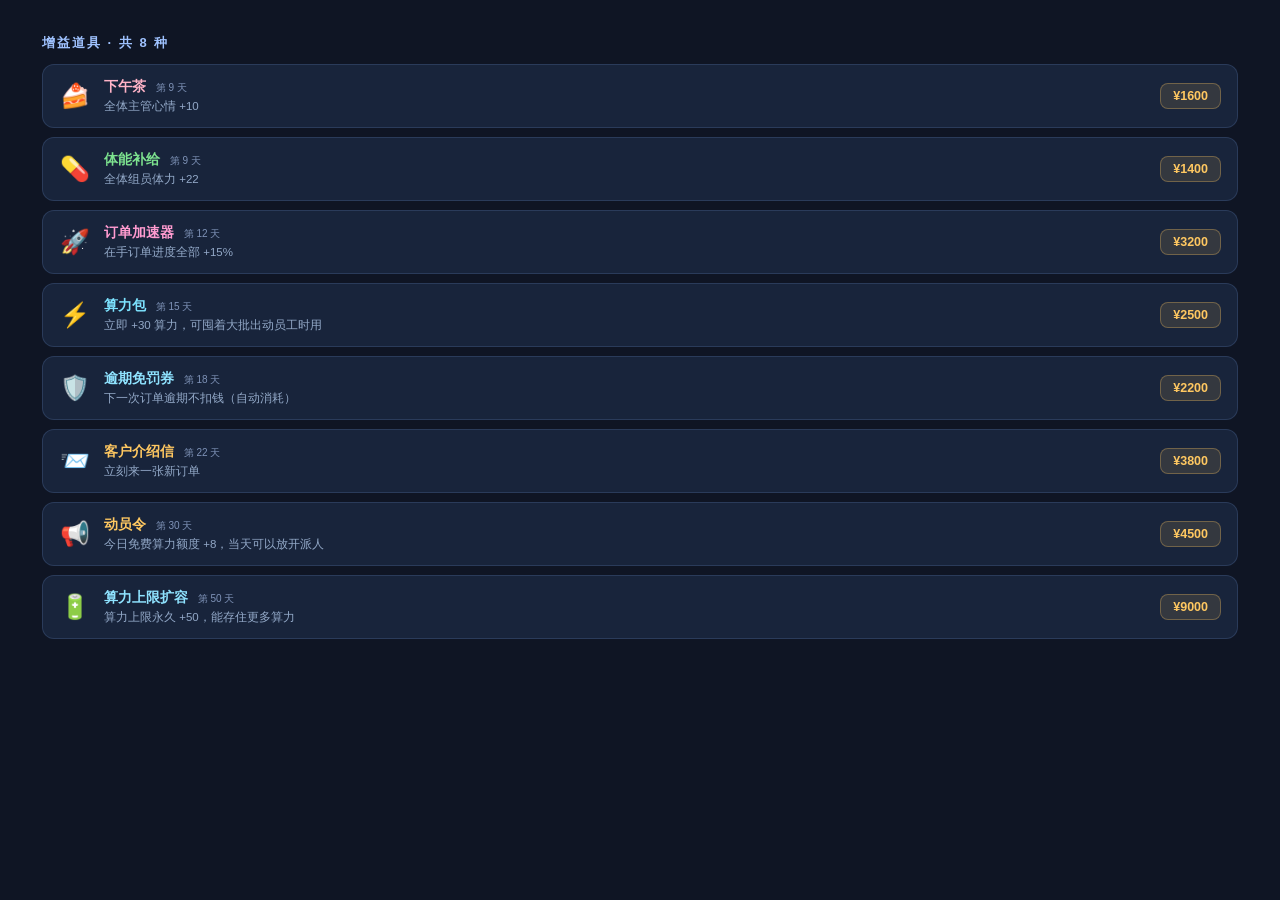
<file: tools/preview_items.html>
<!DOCTYPE html>
<html><head><meta charset="utf-8"><style>
body { background:#0f1524; color:#dfe9ff; font-family:"Microsoft YaHei",sans-serif; padding:26px 34px; }
.rp-sec { font-size:13px; font-weight:700; color:#9fc2ff; letter-spacing:2px; margin-bottom:12px; }
.icard {
  display:flex; align-items:center; gap:13px; padding:13px 16px; margin-bottom:9px;
  border-radius:12px; background:rgba(30,44,72,.66); border:1px solid rgba(90,120,170,.28);
}
.ic-icon { font-size:24px; width:32px; text-align:center; flex:none; }
.ic-main { flex:1; min-width:0; }
.ic-name { font-size:13.5px; font-weight:700; }
.ic-name .day { font-size:10px; font-weight:400; color:#7f93b8; margin-left:6px; }
.ic-desc { font-size:11.5px; color:#93a9c8; margin-top:3px; }
.ic-price {
  flex:none; font-size:12.5px; font-weight:700; color:#ffc861;
  padding:5px 12px; border-radius:8px; background:rgba(255,200,97,.12);
  border:1px solid rgba(255,200,97,.3);
}
</style></head><body>
  <div class="rp-sec">增益道具 · 共 8 种</div>
    <div class="icard">
      <div class="ic-icon">🍰</div>
      <div class="ic-main">
        <div class="ic-name" style="color:#ffb3c7">下午茶 <span class="day">第 9 天</span></div>
        <div class="ic-desc">全体主管心情 +10</div>
      </div>
      <div class="ic-price">¥1600</div>
    </div>
    <div class="icard">
      <div class="ic-icon">💊</div>
      <div class="ic-main">
        <div class="ic-name" style="color:#7de38f">体能补给 <span class="day">第 9 天</span></div>
        <div class="ic-desc">全体组员体力 +22</div>
      </div>
      <div class="ic-price">¥1400</div>
    </div>
    <div class="icard">
      <div class="ic-icon">🚀</div>
      <div class="ic-main">
        <div class="ic-name" style="color:#ff9bd0">订单加速器 <span class="day">第 12 天</span></div>
        <div class="ic-desc">在手订单进度全部 +15%</div>
      </div>
      <div class="ic-price">¥3200</div>
    </div>
    <div class="icard">
      <div class="ic-icon">⚡</div>
      <div class="ic-main">
        <div class="ic-name" style="color:#7de3ff">算力包 <span class="day">第 15 天</span></div>
        <div class="ic-desc">立即 +30 算力，可囤着大批出动员工时用</div>
      </div>
      <div class="ic-price">¥2500</div>
    </div>
    <div class="icard">
      <div class="ic-icon">🛡️</div>
      <div class="ic-main">
        <div class="ic-name" style="color:#8fe3ff">逾期免罚券 <span class="day">第 18 天</span></div>
        <div class="ic-desc">下一次订单逾期不扣钱（自动消耗）</div>
      </div>
      <div class="ic-price">¥2200</div>
    </div>
    <div class="icard">
      <div class="ic-icon">📨</div>
      <div class="ic-main">
        <div class="ic-name" style="color:#ffc861">客户介绍信 <span class="day">第 22 天</span></div>
        <div class="ic-desc">立刻来一张新订单</div>
      </div>
      <div class="ic-price">¥3800</div>
    </div>
    <div class="icard">
      <div class="ic-icon">📢</div>
      <div class="ic-main">
        <div class="ic-name" style="color:#ffc861">动员令 <span class="day">第 30 天</span></div>
        <div class="ic-desc">今日免费算力额度 +8，当天可以放开派人</div>
      </div>
      <div class="ic-price">¥4500</div>
    </div>
    <div class="icard">
      <div class="ic-icon">🔋</div>
      <div class="ic-main">
        <div class="ic-name" style="color:#8fe3ff">算力上限扩容 <span class="day">第 50 天</span></div>
        <div class="ic-desc">算力上限永久 +50，能存住更多算力</div>
      </div>
      <div class="ic-price">¥9000</div>
    </div>
</body></html>
</file>
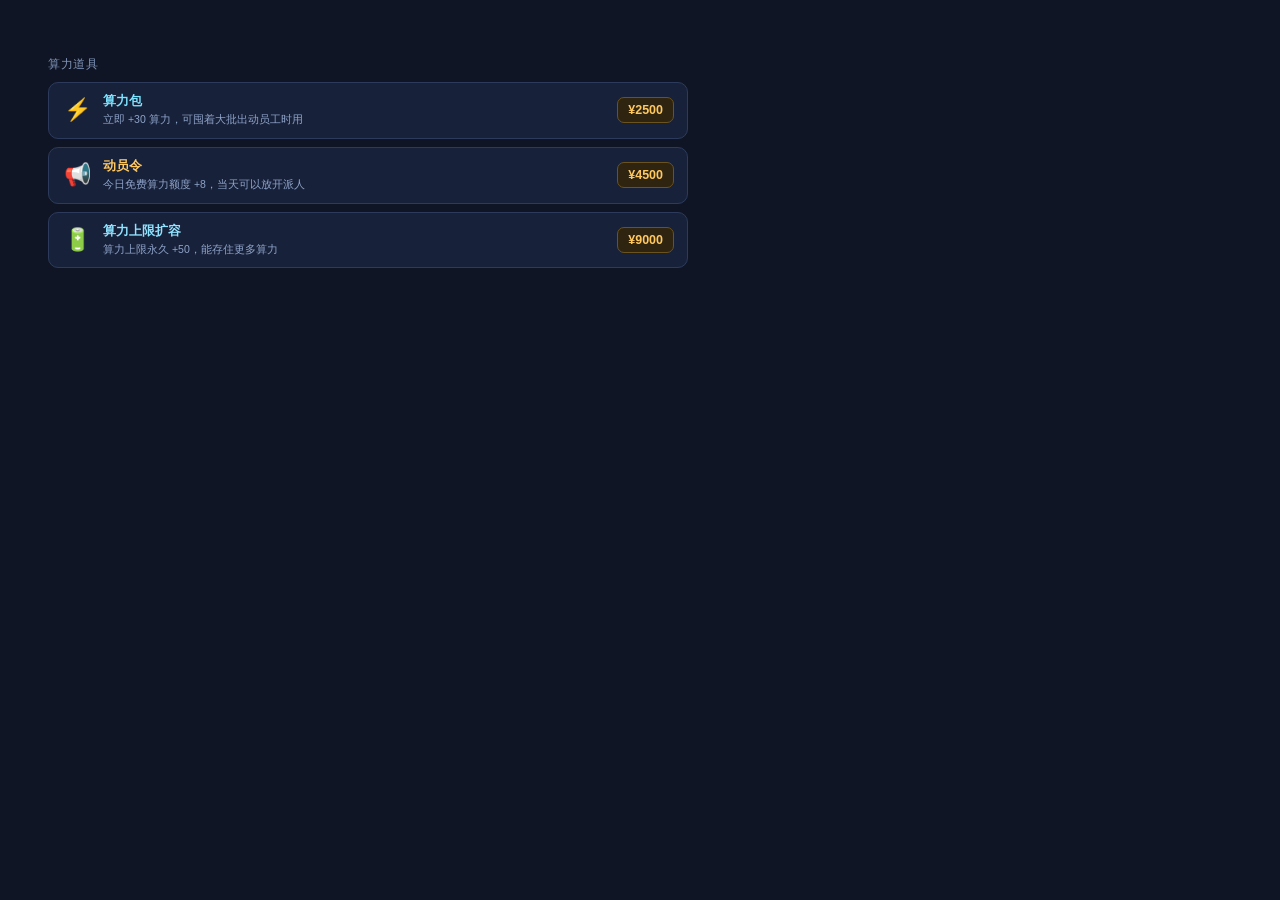
<file: tools/preview_shop.html>
<!DOCTYPE html>
<html><head><meta charset="utf-8"><style>
body { background:#0f1524; color:#dfe9ff; font-family:"Microsoft YaHei",sans-serif; padding:34px 40px; }
.icard {



    display: flex; align-items: center; gap: 11px;



    background: #18213a; border: 1px solid #2c3b5c; border-radius: 10px;



    padding: 10px 13px; cursor: pointer; transition: .12s;



  }
.ic-icon { font-size: 22px; flex: none; width: 30px; text-align: center; }
.ic-main { flex: 1; min-width: 0; }
.ic-name { font-size: 12.5px; font-weight: 600; }
.ic-desc { font-size: 10.5px; color: #8ea3c9; margin-top: 2px; line-height: 1.5; }
.ic-price {



    flex: none; font-size: 12.5px; font-weight: 600; color: #ffc861;



    background: #2e2410; border: 1px solid #6b5320; border-radius: 7px; padding: 5px 10px;



  }
.rp-sec { font-size: 12px; color: #7f93b8; margin: 14px 0 9px; letter-spacing: .5px; }
.shop-grid { display: flex; flex-direction: column; gap: 8px; margin-bottom: 14px; }
.hr-pane { max-width: 640px; }
</style></head><body>
<div class="hr-pane">
  <div class="rp-sec">算力道具</div>
  <div class="shop-grid">
    <div class="icard">
      <div class="ic-icon">⚡</div>
      <div class="ic-main">
        <div class="ic-name" style="color:#7de3ff">算力包</div>
        <div class="ic-desc">立即 +30 算力，可囤着大批出动员工时用</div>
      </div>
      <div class="ic-price">¥2500</div>
    </div>
    <div class="icard">
      <div class="ic-icon">📢</div>
      <div class="ic-main">
        <div class="ic-name" style="color:#ffc861">动员令</div>
        <div class="ic-desc">今日免费算力额度 +8，当天可以放开派人</div>
      </div>
      <div class="ic-price">¥4500</div>
    </div>
    <div class="icard">
      <div class="ic-icon">🔋</div>
      <div class="ic-main">
        <div class="ic-name" style="color:#8fe3ff">算力上限扩容</div>
        <div class="ic-desc">算力上限永久 +50，能存住更多算力</div>
      </div>
      <div class="ic-price">¥9000</div>
    </div>
  </div>
</div>
</body></html>
</file>
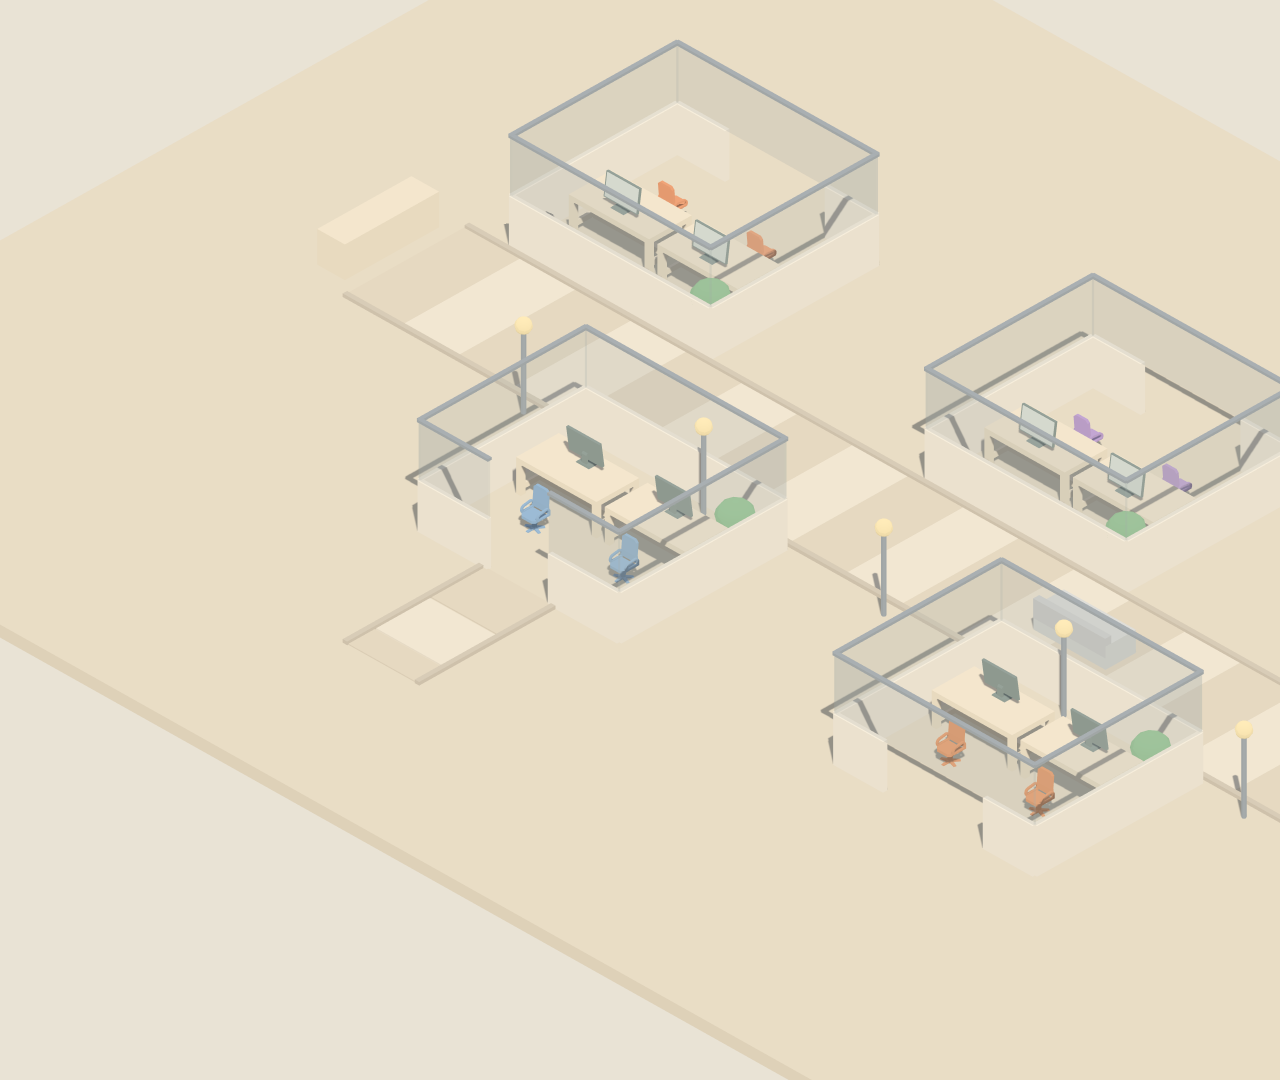
<file: tools/render_office.html>
<!DOCTYPE html>
<html>
<head>
<meta charset="utf-8">
<title>Office Render</title>
<style>html,body{margin:0;background:#f0ece4;overflow:hidden}canvas{display:block}#anchors{display:none}</style>
<script type="importmap">
{ "imports": { "three": "./three.module.js" } }
</script>
</head>
<body>
<script type="module">
import * as THREE from "three";
import { GLTFLoader } from "./GLTFLoader.js";

const MODEL_DIR = "./models/";
const MODEL_FILES = { desk: "desk.glb", chair: "chair.glb", computer: "computer.glb" };

const Q = new URLSearchParams(location.search);
const ROOM = Q.get("room");
const BRANCH_ONLY = Q.get("branch") === "1";
const PORTRAIT = Q.get("portrait") === "1";
const SCALE = Math.max(1, Math.min(3, parseFloat(Q.get("scale") || "1")));
const W = Math.round((ROOM !== null ? 1200 : (PORTRAIT ? 1080 : 1920)) * SCALE);
const H = Math.round((ROOM !== null ? 820 : (PORTRAIT ? 1920 : 1080)) * SCALE);

const renderer = new THREE.WebGLRenderer({ antialias: true, preserveDrawingBuffer: true });
renderer.setSize(W, H);
if (BRANCH_ONLY) { renderer.setClearColor(0x000000, 0); renderer.alpha = true; }
renderer.setPixelRatio(2);
renderer.shadowMap.enabled = true;
renderer.shadowMap.type = THREE.PCFSoftShadowMap;
renderer.outputColorSpace = THREE.SRGBColorSpace;
document.body.appendChild(renderer.domElement);

const scene = new THREE.Scene();
if (!BRANCH_ONLY) scene.background = new THREE.Color(0xe9e3d5);

function gradientMap(steps) {
  const t = new THREE.DataTexture(new Uint8Array(steps), steps.length, 1, THREE.RedFormat);
  t.minFilter = THREE.NearestFilter; t.magFilter = THREE.NearestFilter;
  t.generateMipmaps = false; t.needsUpdate = true;
  return t;
}
const GRAD = gradientMap([150, 200, 235, 255]);
const toon = (color) => new THREE.MeshToonMaterial({ color, gradientMap: GRAD });

const C = {
  floor: 0xe9e3d5,
  roadLight: 0xf2ede3,
  roadDark: 0xe6dfd1,
  curb: 0xd8d2c6,
  wall: 0xf7f4ee,
  glass: 0xd8e8ee,
  frame: 0xa9b4c0,
};

scene.add(new THREE.HemisphereLight(0xffffff, 0xd8d2c6, 1.15));
const sun = new THREE.DirectionalLight(0xfff4e0, 2.0);
sun.position.set(9, 16, 7);
sun.castShadow = true;
sun.shadow.mapSize.set(2048, 2048);
sun.shadow.camera.near = 1;
sun.shadow.camera.far = 90;
sun.shadow.camera.left = -14;
sun.shadow.camera.right = 14;
sun.shadow.camera.top = 14;
sun.shadow.camera.bottom = -14;
sun.shadow.radius = 5;
sun.shadow.bias = -0.0006;
sun.shadow.normalBias = 0.02;
scene.add(sun);

const floor = new THREE.Mesh(new THREE.BoxGeometry(PORTRAIT ? 22 : 56, 0.4, PORTRAIT ? 38 : 38), toon(C.floor));
floor.position.set(0, -0.2, 0);
floor.receiveShadow = true;
scene.add(floor);

const loader = new GLTFLoader();
const cache = new Map();

async function loadModel(key) {
  if (cache.has(key)) return cache.get(key);
  const g = await loader.loadAsync(MODEL_DIR + MODEL_FILES[key]);
  const root = g.scene;
  root.traverse(o => {
    if (!o.isMesh) return;
    o.castShadow = true; o.receiveShadow = true;
    const src = Array.isArray(o.material) ? o.material : [o.material];
    const mats = src.map(m => toon(m && m.color ? m.color.getHex() : 0xffffff));
    o.material = Array.isArray(o.material) ? mats : mats[0];
  });
  cache.set(key, root);
  return root;
}

function place(key, { x = 0, z = 0, y = 0, size = 1, by = "xz", rotY = 0, tint = null }) {
  const base = cache.get(key);
  if (!base) return null;
  const o = base.clone(true);
  if (tint != null) {
    o.traverse(m => {
      if (!m.isMesh) return;
      const mats = (Array.isArray(m.material) ? m.material : [m.material]).map(() => toon(tint));
      m.material = Array.isArray(m.material) ? mats : mats[0];
    });
  }
  let box = new THREE.Box3().setFromObject(o);
  const sz = box.getSize(new THREE.Vector3());
  const ref = by === "y" ? (sz.y || 1) : (Math.max(sz.x, sz.z) || 1);
  o.scale.setScalar(size / ref);
  o.rotation.y = rotY;
  o.updateMatrixWorld(true);
  box.setFromObject(o);
  const c = box.getCenter(new THREE.Vector3());
  o.position.set(x - c.x, y - box.min.y, z - c.z);
  scene.add(o);
  box.setFromObject(o);
  return { height: box.max.y - box.min.y };
}

for (const key of Object.keys(MODEL_FILES)) {
  try { await loadModel(key); } catch (e) { console.warn("模型缺失", MODEL_FILES[key]); }
}

// ---------- 走廊 ----------
const ROAD_LEN = PORTRAIT ? 36 : 40, ROAD_HALF = 2.2;

if (!BRANCH_ONLY) for (let i = 0; i < ROAD_LEN; i++) {
  const plate = new THREE.Mesh(
    new THREE.BoxGeometry(2.0, 0.04, ROAD_HALF * 2 - 0.2),
    toon(i % 2 ? C.roadLight : C.roadDark)
  );
  plate.position.set(PORTRAIT ? 0 : (-ROAD_LEN / 2 + i * 2 + 1), 0.02, PORTRAIT ? (-ROAD_LEN / 2 + i * 2 + 1) : 0);
  plate.receiveShadow = true;
  scene.add(plate);
}
if (!BRANCH_ONLY) [-1, 1].forEach(sg => {
  const curb = new THREE.Mesh(new THREE.BoxGeometry(ROAD_LEN, 0.12, 0.16), toon(C.curb));
  curb.position.set(0, 0.05, sg * ROAD_HALF);
  scene.add(curb);
});

// 走廊中段几处地灯，增加色彩点缀
if (!BRANCH_ONLY) for (let i = -2; i <= 2; i++) {
  const lampPole = new THREE.Mesh(new THREE.CylinderGeometry(0.07, 0.07, 2.6, 8), toon(0xa9b4c0));
  lampPole.position.set(i * 6.5, 1.3, ROAD_HALF + 0.55);
  lampPole.castShadow = true;
  scene.add(lampPole);
  const lampHead = new THREE.Mesh(new THREE.SphereGeometry(0.24, 10, 8), toon(0xfff2c8));
  lampHead.position.set(i * 6.5, 2.7, ROAD_HALF + 0.55);
  scene.add(lampHead);
}

// ---------- 玻璃办公室 ----------
const RW = 7.2, RD = 6.0, RH = 3.4;

function wallSolid(cx, cz, w, d, h) {
  const m = new THREE.Mesh(new THREE.BoxGeometry(w, h, d), toon(C.wall));
  m.position.set(cx, h / 2, cz);
  m.castShadow = true; m.receiveShadow = true;
  scene.add(m);
}
function wallGlass(cx, cz, w, d, h, y0) {
  const g = new THREE.Mesh(
    new THREE.BoxGeometry(w, h, d),
    new THREE.MeshStandardMaterial({
      color: C.glass, transparent: true, opacity: 0.22,
      roughness: 0.1, metalness: 0.05, depthWrite: false,
    })
  );
  g.position.set(cx, y0 + h / 2, cz);
  scene.add(g);
  const cap = new THREE.Mesh(new THREE.BoxGeometry(w + 0.06, 0.08, d + 0.06), toon(C.frame));
  cap.position.set(cx, y0 + h, cz);
  cap.castShadow = true;
  scene.add(cap);
}

function buildRoom(cx, cz, side, color, backDoor) {
  const lowH = RH * 0.46, glassH = RH - lowH;
  wallSolid(cx, cz - side * RD / 2, RW, 0.16, lowH);
  wallGlass(cx, cz - side * RD / 2, RW, 0.08, glassH, lowH);
  wallSolid(cx - RW / 2, cz, 0.16, RD, lowH);
  wallGlass(cx - RW / 2, cz, 0.08, RD, glassH, lowH);
  wallSolid(cx + RW / 2, cz, 0.16, RD, lowH);
  wallGlass(cx + RW / 2, cz, 0.08, RD, glassH, lowH);
  if (backDoor) {
    // 朝外那面中间留 2.2 米门洞（不放玻璃、不放矮墙）
    const gap = 2.2, segW = (RW - gap) / 2;
    wallGlass(cx - (gap / 2 + segW / 2), cz + side * RD / 2, segW, 0.08, glassH, lowH);
    wallGlass(cx + (gap / 2 + segW / 2), cz + side * RD / 2, segW, 0.08, glassH, lowH);
    wallSolid(cx - (gap / 2 + segW / 2), cz + side * RD / 2, segW, 0.16, lowH);
    wallSolid(cx + (gap / 2 + segW / 2), cz + side * RD / 2, segW, 0.16, lowH);
  } else {
    wallGlass(cx, cz + side * RD / 2, RW, 0.08, glassH, lowH);
    wallSolid(cx - RW / 2 + 0.9, cz + side * RD / 2, 1.8, 0.16, lowH);
    wallSolid(cx + RW / 2 - 0.9, cz + side * RD / 2, 1.8, 0.16, lowH);
  }

  [-1.6, 1.6].forEach(dx => {
    const d = place("desk", { x: cx + dx, z: cz - side * 0.7, size: 2.9, tint: 0xf4ecdd, rotY: side < 0 ? 0 : Math.PI });
    place("computer", { x: cx + dx, z: cz - side * 1.0, y: d ? d.height : 1.3, size: 0.9, by: "y", rotY: side < 0 ? 0 : Math.PI });
    place("chair", { x: cx + dx, z: cz + side * 0.85, size: 1.15, by: "y", rotY: side < 0 ? Math.PI : 0, tint: color });
  });

  const pot = new THREE.Mesh(new THREE.CylinderGeometry(0.4, 0.32, 0.62, 12), toon(0xe9dccb));
  pot.position.set(cx + RW / 2 - 0.9, 0.31, cz - side * (RD / 2 - 0.9));
  pot.castShadow = true;
  scene.add(pot);
  const leaf = new THREE.Mesh(new THREE.SphereGeometry(0.55, 10, 8), toon(0x9ccfa4));
  leaf.position.set(cx + RW / 2 - 0.9, 1.02, cz - side * (RD / 2 - 0.9));
  leaf.scale.y = 0.85;
  leaf.castShadow = true;
  scene.add(leaf);
}

const STATIONS = PORTRAIT ? [
  { name: "claude",   x: -4.5, z: -14, side: 1,  color: 0xf0a882 },
  { name: "deepseek", x: 4.5,  z: -7,  side: 1,  color: 0x9cc0e6 },
  { name: "gemini",   x: -4.5, z: 0,   side: 1,  color: 0xc3abe4 },
  { name: "grok",     x: 4.5,  z: 7,   side: 1,  color: 0xf0a678 },
  { name: "chatgpt",  x: -4.5, z: 14,  side: 1,  color: 0x9ad6b0 },
] : [
  { name: "claude",   x: -15,  z: -5.4, side: -1, color: 0xf0a882 },
  { name: "deepseek", x: -7.5, z: 5.4,  side: 1,  color: 0x9cc0e6, backDoor: true },
  { name: "gemini",   x: 0,    z: -5.4, side: -1, color: 0xc3abe4 },
  { name: "grok",     x: 7.5,  z: 5.4,  side: 1,  color: 0xf0a678 },
  { name: "chatgpt",  x: 15,   z: -5.4, side: -1, color: 0x9ad6b0 },
];
if (!BRANCH_ONLY) STATIONS.forEach(s => buildRoom(s.x, s.z, s.side, s.color, s.backDoor));

if (!BRANCH_ONLY) (function reception() {
  const bar = new THREE.Mesh(new THREE.BoxGeometry(1.0, 1.1, 3.4), toon(0xf4ecdd));
  bar.position.set(-21, 0.55, 0);
  bar.castShadow = true; bar.receiveShadow = true;
  scene.add(bar);
})();

if (!BRANCH_ONLY) (function lounge() {
  const sofa = new THREE.Mesh(new THREE.BoxGeometry(2.6, 0.75, 1.1), toon(0xdfe4ea));
  sofa.position.set(4.5, 0.375, 0);
  sofa.castShadow = true; sofa.receiveShadow = true;
  scene.add(sofa);
  const back = new THREE.Mesh(new THREE.BoxGeometry(2.6, 0.6, 0.22), toon(0xd6dbe2));
  back.position.set(4.5, 0.7, 0.45);
  scene.add(back);
})();

// ---------- DeepSeek 门口向外的支路 ----------
(function deepseekExit() {
  const cx = -7.5;
  const z0 = 5.4 + 3.0;          // DeepSeek 背墙
  const LEN = 5.0, HALF = 1.3;

  // 地砖（与走廊同款，沿 z 方向铺）
  const steps = Math.ceil(LEN / 2);
  for (let i = 0; i < steps; i++) {
    const seg = Math.min(2, LEN - i * 2);
    const plate = new THREE.Mesh(
      new THREE.BoxGeometry(HALF * 2 - 0.2, 0.04, seg - 0.06),
      toon(i % 2 ? C.roadLight : C.roadDark)
    );
    plate.position.set(cx, 0.02, z0 + i * 2 + seg / 2);
    plate.receiveShadow = true;
    scene.add(plate);
  }

  // 两侧路缘
  [-1, 1].forEach(sg => {
    const curb = new THREE.Mesh(new THREE.BoxGeometry(0.16, 0.12, LEN), toon(C.curb));
    curb.position.set(cx + sg * HALF, 0.05, z0 + LEN / 2);
    scene.add(curb);
  });
})();

// ---------- 相机 ----------
let cam;
if (ROOM !== null) {
  const i = Math.max(0, Math.min(STATIONS.length - 1, parseInt(ROOM, 10) || 0));
  const s = STATIONS[i];
  cam = new THREE.PerspectiveCamera(42, W / H, 0.5, 300);
  cam.position.set(30, 30, 30);
  cam.lookAt(0, 1.0, 13);
} else {
  cam = new THREE.OrthographicCamera(-24.5, 24.5, 13.78, -13.78, 0.1, 400);
  cam.position.set(24, 24, 24);
  cam.lookAt(0, 1.0, 0);
}
cam.updateMatrixWorld();

renderer.render(scene, cam);

const anchors = STATIONS.map((s, i) => {
  const v = new THREE.Vector3(s.x, 2.15, s.z - s.side * 0.4).project(cam);
  return { i, sx: Math.round((v.x * .5 + .5) * W), sy: Math.round((-v.y * .5 + .5) * H) };
});
const pre = document.createElement("pre");
pre.id = "anchors";
pre.textContent = JSON.stringify({ W, H, anchors });
document.body.appendChild(pre);
document.title = "DONE";
</script>
</body>
</html>
</file>
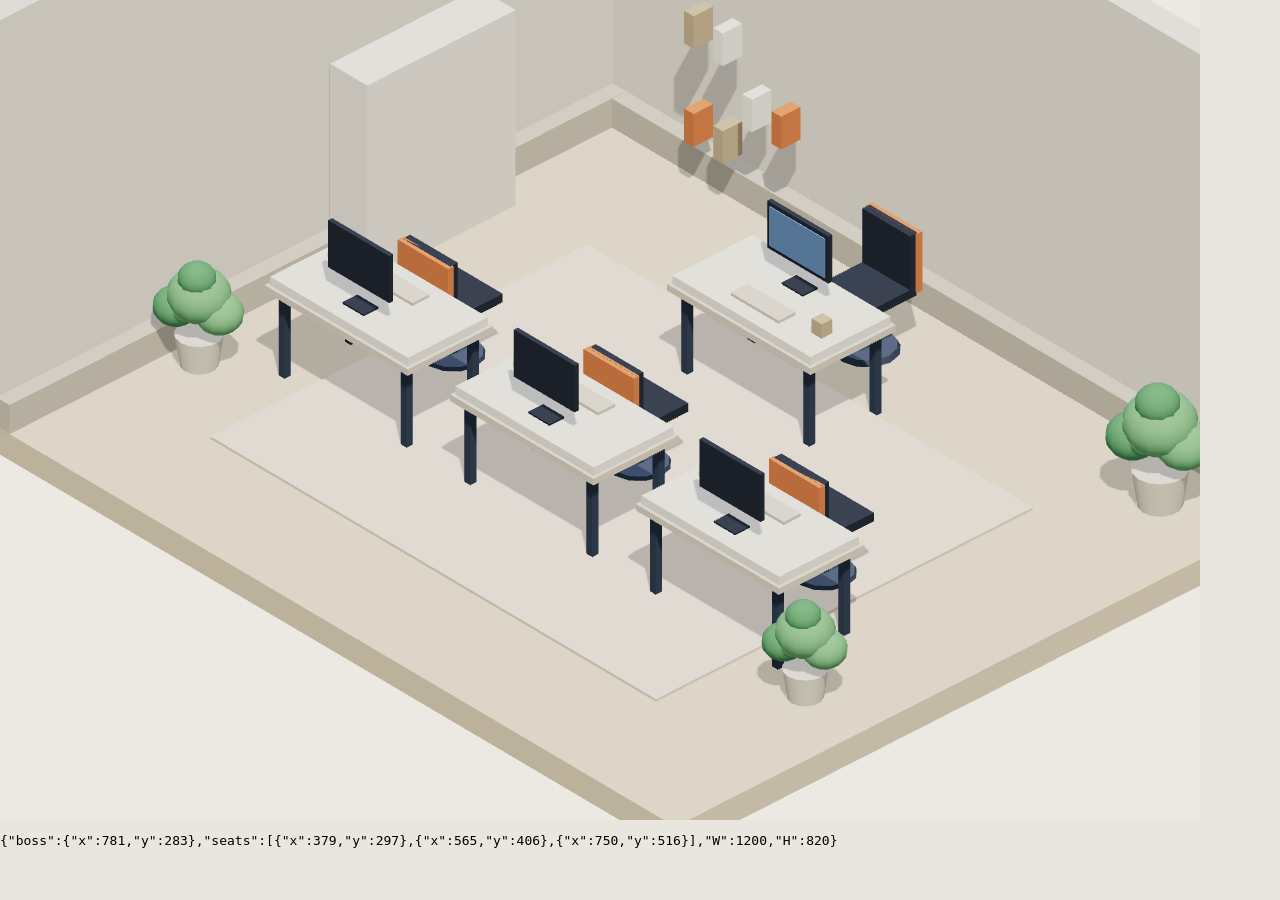
<file: tools/render_room.html>
﻿<!DOCTYPE html>
<html>
<head><meta charset="utf-8"><style>html,body{margin:0;background:#e9e6df;overflow:hidden}canvas{display:block}</style></head>
<body>
<script type="module">
import * as THREE from "./three.module.js";

const q = new URLSearchParams(location.search);
const DEPT = q.get("dept") || "claude";

const W = 1200, H = 820;
const renderer = new THREE.WebGLRenderer({ antialias: true, preserveDrawingBuffer: true });
renderer.setSize(W, H);
renderer.setPixelRatio(1);
renderer.shadowMap.enabled = true;
renderer.shadowMap.type = THREE.PCFSoftShadowMap;
renderer.outputColorSpace = THREE.SRGBColorSpace;
renderer.toneMapping = THREE.ACESFilmicToneMapping;
renderer.toneMappingExposure = 1.02;
document.body.appendChild(renderer.domElement);

const scene = new THREE.Scene();
scene.background = new THREE.Color(0xece9e2);

const cam = new THREE.OrthographicCamera(-7.7, 7.7, 5.26, -5.26, 0.1, 200);
cam.position.set(11, 11, 11);
cam.lookAt(-0.3, 0.9, 0.5);

scene.add(new THREE.HemisphereLight(0xffffff, 0xd9d3c7, 1.2));
const sun = new THREE.DirectionalLight(0xfff3dd, 2.1);
sun.position.set(7, 14, 5);
sun.castShadow = true;
sun.shadow.mapSize.set(2048, 2048);
sun.shadow.camera.left = -10; sun.shadow.camera.right = 10;
sun.shadow.camera.top = 10; sun.shadow.camera.bottom = -10;
sun.shadow.camera.near = 1; sun.shadow.camera.far = 50;
sun.shadow.bias = -0.0006;
scene.add(sun);
const fill = new THREE.DirectionalLight(0xdfe8ff, 0.5);
fill.position.set(-7, 8, -5);
scene.add(fill);

// 部门主题色
const THEME = {
  claude:   { accent: 0xe08a5a, wall: 0xf3efe7, floor: 0xe6d9c2, rug: 0xf0e3d6, prop: "shelf" },
  deepseek: { accent: 0x4f7fbf, wall: 0xeef1f5, floor: 0xdfe3e9, rug: 0xdde7f2, prop: "server" },
  gemini:   { accent: 0x9a7fc4, wall: 0xf4f0f6, floor: 0xe4ddea, rug: 0xeae2f3, prop: "board" },
  grok:     { accent: 0xd9642f, wall: 0xf1ece6, floor: 0xe3d8ca, rug: 0xf2e2d5, prop: "poster" },
  chatgpt:  { accent: 0x40a86e, wall: 0xedf3ee, floor: 0xdfe8df, rug: 0xddeee2, prop: "cabinet" },
}[DEPT] || {};

const M = {
  wall: new THREE.MeshStandardMaterial({ color: THEME.wall, roughness: .95 }),
  wallSide: new THREE.MeshStandardMaterial({ color: new THREE.Color(THEME.wall).multiplyScalar(0.95), roughness: .95 }),
  floor: new THREE.MeshStandardMaterial({ color: THEME.floor, roughness: .95 }),
  base: new THREE.MeshStandardMaterial({ color: 0xcfc9bc, roughness: .9 }),
  deskTop: new THREE.MeshStandardMaterial({ color: 0xf7f4ee, roughness: .8 }),
  deskEdge: new THREE.MeshStandardMaterial({ color: 0xdfd9cc, roughness: .85 }),
  metal: new THREE.MeshStandardMaterial({ color: 0x5a6a82, roughness: .55, metalness: .35 }),
  dark: new THREE.MeshStandardMaterial({ color: 0x3a4352, roughness: .7 }),
  screen: new THREE.MeshStandardMaterial({ color: 0x6f8fb8, roughness: .35, emissive: 0x223a55, emissiveIntensity: .4 }),
  pot: new THREE.MeshStandardMaterial({ color: 0xe8e3d8, roughness: .9 }),
  leaf: new THREE.MeshStandardMaterial({ color: 0x6aa87a, roughness: .85 }),
  leaf2: new THREE.MeshStandardMaterial({ color: 0x84bf8e, roughness: .85 }),
  rug: new THREE.MeshStandardMaterial({ color: THEME.rug, roughness: 1 }),
  accent: new THREE.MeshStandardMaterial({ color: THEME.accent, roughness: .6 }),
  wood: new THREE.MeshStandardMaterial({ color: 0xc8b79a, roughness: .9 }),
  paper: new THREE.MeshStandardMaterial({ color: 0xfbfaf6, roughness: .8 }),
};

const add = (m) => { m.castShadow = true; m.receiveShadow = true; scene.add(m); return m; };
const box = (w,h,d,mat,x,y,z) => add(new THREE.Mesh(new THREE.BoxGeometry(w,h,d),mat)).position.set(x,y,z);

// 地面 / 墙
box(13, 0.4, 11, M.floor, 0, -0.2, 0);
box(13, 6.4, 0.4, M.wall, 0, 3.0, -5.5);
box(0.4, 6.4, 11, M.wallSide, -6.5, 3.0, 0);
box(13, 0.45, 0.5, M.base, 0, 0.22, -5.3);
box(0.5, 0.45, 11, M.base, -6.3, 0.22, 0);

// 地毯
const rug = new THREE.Mesh(new THREE.BoxGeometry(8.4, 0.04, 6.6), M.rug);
rug.position.set(0, 0.03, 0.4); rug.receiveShadow = true; scene.add(rug);

// 家具构件
function desk(x, z, rotY) {
  const g = new THREE.Group();
  box(2.6, 0.16, 1.4, M.deskTop, 0, 1.42, 0); g.add(scene.children.pop());
  box(2.7, 0.1, 1.5, M.deskEdge, 0, 1.32, 0); g.add(scene.children.pop());
  [[-1.15,-0.58],[1.15,-0.58],[-1.15,0.58],[1.15,0.58]].forEach(([lx,lz]) => {
    box(0.11, 1.3, 0.11, M.metal, lx, 0.65, lz); g.add(scene.children.pop());
  });
  box(1.15, 0.72, 0.07, M.dark, 0, 2.2, -0.32); g.add(scene.children.pop());
  box(1.05, 0.6, 0.02, M.screen, 0, 2.2, -0.28); g.add(scene.children.pop());
  box(0.4, 0.05, 0.26, M.dark, 0, 1.5, -0.32); g.add(scene.children.pop());
  box(0.9, 0.05, 0.3, M.deskEdge, 0, 1.52, 0.32); g.add(scene.children.pop());
  box(0.19, 0.22, 0.19, M.wood, 1.0, 1.62, 0.22); g.add(scene.children.pop());
  g.position.set(x, 0, z); g.rotation.y = rotY || 0;
  g.children.forEach(c => { c.castShadow = true; c.receiveShadow = true; });
  scene.add(g);
  return g;
}

function chair(x, z, rotY) {
  const g = new THREE.Group();
  box(0.9, 0.13, 0.9, M.dark, 0, 0.92, 0); g.add(scene.children.pop());
  box(0.9, 0.9, 0.13, M.dark, 0, 1.36, -0.4); g.add(scene.children.pop());
  box(0.95, 0.9, 0.1, M.accent, 0, 1.36, -0.48); g.add(scene.children.pop());
  const pole = new THREE.Mesh(new THREE.CylinderGeometry(0.07,0.07,0.88,8), M.metal);
  pole.position.y = 0.44; g.add(pole);
  const bs = new THREE.Mesh(new THREE.CylinderGeometry(0.4,0.44,0.08,12), M.metal);
  bs.position.y = 0.06; g.add(bs);
  g.position.set(x, 0, z); g.rotation.y = rotY || 0;
  g.children.forEach(c => { c.castShadow = true; c.receiveShadow = true; });
  scene.add(g);
  return g;
}

function plant(x, z, s) {
  s = s || 1;
  const pot = new THREE.Mesh(new THREE.CylinderGeometry(0.38*s, 0.3*s, 0.55*s, 14), M.pot);
  pot.position.set(x, 0.275*s, z); add(pot);
  const spots = [[0,1.25,0,.5],[-.32,.98,.18,.36],[.3,1.0,-.14,.38],[.04,1.6,.08,.3]];
  spots.forEach(([dx,dy,dz,r],i) => {
    const l = new THREE.Mesh(new THREE.SphereGeometry(r*s, 12, 10), i%2 ? M.leaf : M.leaf2);
    l.position.set(x+dx*s, dy*s, z+dz*s); l.scale.y = 0.86; add(l);
  });
}

// 部门专属道具
function specialProp() {
  if (THEME.prop === "shelf") {
    box(0.7, 3.0, 2.6, M.deskTop, -5.9, 1.5, -1.6);
    for (let i=1;i<4;i++) box(0.62, 0.07, 2.4, M.deskEdge, -5.9, i*0.75, -1.6);
    for (let i=0;i<6;i++) box(0.18, 0.5, 0.34, [M.accent, M.wood, M.paper][i%3],
      -4.2 + (i%4)*0.55, 0.75*Math.floor(i/2)+1.05, -4.85);
  } else if (THEME.prop === "server") {
    box(1.5, 3.4, 1.5, M.dark, -4.9, 1.7, -3.6);
    for (let i=0;i<8;i++) box(1.3, 0.06, 0.06, M.screen, -4.9, 0.4 + i*0.36, -2.86);
    box(1.0, 0.05, 0.9, M.metal, -4.9, 3.5, -3.6);
  } else if (THEME.prop === "board") {
    box(3.6, 2.2, 0.1, M.paper, 1.2, 3.2, -5.28);
    box(3.8, 0.12, 0.16, M.base, 1.2, 4.34, -5.26);
    box(3.8, 0.12, 0.16, M.base, 1.2, 2.06, -5.26);
    for (let i=0;i<3;i++) box(0.7,0.5,0.06,[M.accent,M.wood,M.leaf2][i], -0.1+i*1.25, 3.5, -5.2);
  } else if (THEME.prop === "poster") {
    box(2.0, 1.5, 0.08, M.accent, 2.6, 3.4, -5.28);
    box(1.5, 1.1, 0.06, M.paper, 2.6, 3.4, -5.22);
    box(1.6, 2.4, 0.9, M.dark, 4.6, 1.2, -4.4);
    box(1.7, 0.1, 1.0, M.accent, 4.6, 2.45, -4.4);
  } else {
    box(1.4, 2.2, 1.2, M.deskTop, -4.7, 1.1, -4.2);
    for (let i=1;i<3;i++) box(1.25, 0.05, 1.05, M.deskEdge, -4.7, i*0.73, -4.2);
    box(1.0, 0.9, 1.0, M.metal, 4.4, 0.45, -3.9);
  }
}

// 房间内容：主管桌 + 3 个员工桌
desk(0, -2.4, 0);
chair(0, -3.9, 0);
desk(-3.5, 1.4, Math.PI);
chair(-3.5, 0.1, Math.PI);
desk(3.5, 1.4, Math.PI);
chair(3.5, 0.1, Math.PI);
desk(0, 1.4, Math.PI);
chair(0, 0.1, Math.PI);

specialProp();
plant(5.2, -4.2, 1.0);
plant(-5.6, 2.6, 0.85);
plant(5.4, 2.2, 0.8);

renderer.render(scene, cam);

// 锚点：主管座 + 3 个员工座 + 特殊道具
const ANCHOR_POINTS = {
  boss: [0, 1.7, -2.4],
  seats: [[-3.5, 1.5, 1.4], [0, 1.5, 1.4], [3.5, 1.5, 1.4]],
};
const v = new THREE.Vector3();
function project(p) {
  v.set(p[0], p[1], p[2]).project(cam);
  return { x: Math.round((v.x * 0.5 + 0.5) * W), y: Math.round((-v.y * 0.5 + 0.5) * H) };
}
const anchors = { boss: project(ANCHOR_POINTS.boss), seats: ANCHOR_POINTS.seats.map(project), W, H };

const pre = document.createElement("pre");
pre.id = "anchors";
pre.textContent = JSON.stringify(anchors);
document.body.appendChild(pre);
</script>
</body>
</html>
</file>
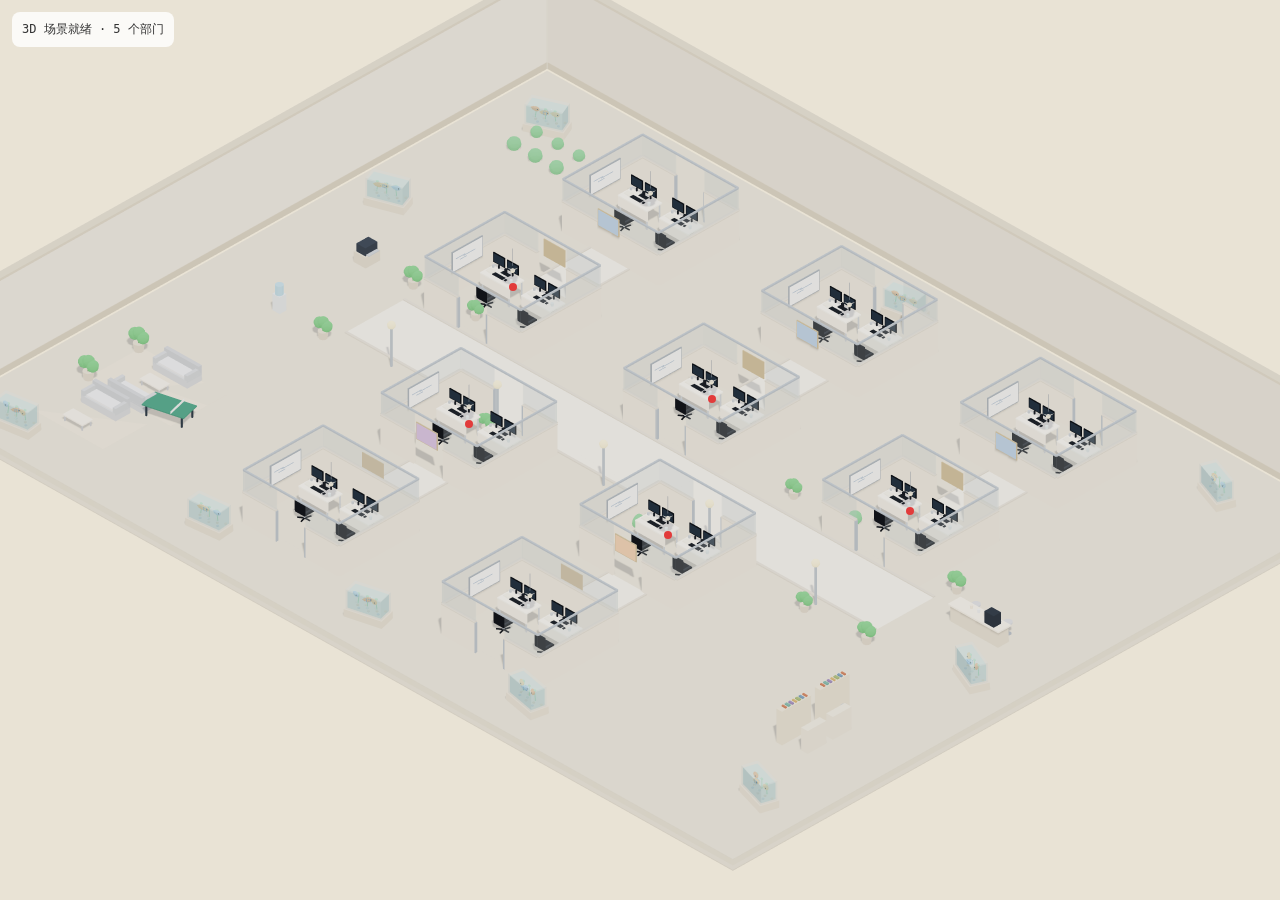
<file: tools/test3d.html>
<!doctype html>
<html lang="zh-CN">
<head>
<meta charset="utf-8">
<title>3D 场景测试</title>
<style>
  html,body{margin:0;height:100%;background:#e9e3d5;overflow:hidden}
  #host{position:absolute;inset:0}
  #anchors{position:absolute;inset:0;pointer-events:none}
  .dot{position:absolute;width:8px;height:8px;border-radius:50%;background:#e23b3b;transform:translate(-50%,-50%)}
  #hud{position:absolute;left:12px;top:12px;font:12px/1.6 ui-monospace,monospace;color:#333;background:#ffffffcc;padding:8px 10px;border-radius:8px}
</style>
<script type="importmap">
{ "imports": { "three": "./three.module.js" } }
</script>
</head>
<body>
<div id="host"></div>
<div id="anchors"></div>
<div id="hud">3D 场景加载中…</div>
<script type="module">
import office3d from "./office3d.js";

const host = document.getElementById("host");
const hud = document.getElementById("hud");
const layer = document.getElementById("anchors");

await office3d.init(host);
hud.textContent = "3D 场景就绪 · 5 个部门";

const ids = ["claude", "deepseek", "gemini", "grok", "chatgpt"];
function paint() {
  layer.innerHTML = "";
  ids.forEach((id) => {
    const p = office3d.anchorOf(id);
    const d = document.createElement("div");
    d.className = "dot";
    d.style.left = p.x + "px";
    d.style.top = p.y + "px";
    layer.appendChild(d);
  });
  requestAnimationFrame(paint);
}
paint();
</script>
</body>
</html>
</file>
<file: styles.css>
* { box-sizing: border-box; -webkit-tap-highlight-color: transparent; }



  :root {



    --bg: #0d1220;



    --panel: #141b2d;



    --panel2: #1a2340;



    --line: #27334f;



    --text: #dbe6ff;



    --dim: #8ea3c9;



    --gold: #ffc861;



    --green: #59d98c;



    --red: #ff6b6b;



    --blue: #6aa9ff;



    --purple: #b48cff;



  }



  html, body {



    margin: 0; height: 100%; overflow: hidden;



    font-family: "Microsoft YaHei", "PingFang SC", system-ui, sans-serif;



    background: radial-gradient(1200px 700px at 50% -10%, #1d2b4d 0%, #0d1220 55%, #070b14 100%);



    color: var(--text);



    user-select: none;



  }



  #app { display: flex; flex-direction: column; height: 100%; }







  /* ---------- 顶部资源栏 ---------- */



  .topbar {



    display: flex; align-items: center; gap: 10px;



    padding: 8px 14px; flex: none;



    background: linear-gradient(180deg, rgba(24,34,58,.95), rgba(14,20,34,.85));



    border-bottom: 1px solid var(--line);



  }



  .brand { font-weight: 700; letter-spacing: .5px; color: #cfe0ff; }



  .brand small { font-weight: 400; color: var(--dim); margin-left: 6px; font-size: 11px; }



  #btnRestart {



    margin-left: 10px; padding: 4px 10px; font-size: 11.5px; border-radius: 8px;



    color: #9db3d6; border-color: #2c3b5c; opacity: .8;



  }



  #btnRestart:hover, #btnHelp:hover, #btnQuickSave:hover, #btnSave:hover { opacity: 1; }



  /* 右栏：人事中心入口 */



  .hrEntry {



    display: flex; align-items: center; gap: 10px; width: 100%;



    padding: 11px 12px; margin-bottom: 10px; border-radius: 12px; cursor: pointer;



    border: 1px solid #5a7fc4; color: #fff; text-align: left;



    background: linear-gradient(135deg, #3a6cc4 0%, #5a45b8 100%);



    box-shadow: 0 6px 18px rgba(58,108,196,.3);



    transition: transform .14s, box-shadow .14s;



  }



  .hrEntry:hover { transform: translateY(-1px); box-shadow: 0 9px 24px rgba(90,124,196,.45); }



  .hrEntry .hi-svg { width: 30px; height: 30px; flex: none; filter: drop-shadow(0 2px 4px rgba(0,0,0,.25)); }



  .hrEntry .hi-tx { display: flex; flex-direction: column; gap: 1px; min-width: 0; }



  .hrEntry .hi-tx b { font-size: 13.5px; letter-spacing: .5px; }



  .hrEntry .hi-tx em { font-style: normal; font-size: 10px; color: #c9d9f5; white-space: nowrap; overflow: hidden; text-overflow: ellipsis; }



  .hrEntry .hi-badge {



    margin-left: auto; flex: none; font-size: 11px; padding: 2px 8px; border-radius: 999px;



    background: rgba(255,255,255,.22);



  }



  .ovrow { display: flex; align-items: center; gap: 7px; font-size: 11px; color: #9fb6d8; margin-bottom: 6px; }



  .ovrow > span:first-child { width: 34px; flex: none; }



  .ovbar { flex: 1; height: 5px; background: #0e1424; border-radius: 99px; overflow: hidden; }



  .ovbar i { display: block; height: 100%; }



  .ovrow b { width: 34px; text-align: right; color: #e6f0ff; font-size: 11px; }







  .topbar .cta {



    display: flex; align-items: center; gap: 8px;



    padding: 7px 15px; border-radius: 11px; cursor: pointer;



    border: 1px solid #5a7fc4; color: #fff;



    background: linear-gradient(135deg, #3a6cc4 0%, #5a45b8 100%);



    box-shadow: 0 0 0 0 rgba(90,124,196,.55), 0 6px 18px rgba(58,108,196,.32);



    animation: ctaPulse 2.6s ease-in-out infinite;



    transition: transform .15s, box-shadow .15s;



  }



  .topbar .cta:hover { transform: translateY(-1px) scale(1.02); box-shadow: 0 8px 24px rgba(90,124,196,.5); }



  .topbar .cta .cta-ic { font-size: 15px; }



  .topbar .cta .cta-tx { font-size: 13px; font-weight: 700; letter-spacing: .5px; }



  .topbar .cta .cta-badge {



    font-size: 10.5px; padding: 1px 7px; border-radius: 999px;



    background: rgba(255,255,255,.2); color: #eaf2ff;



  }



  @keyframes ctaPulse {



    0%, 100% { box-shadow: 0 0 0 0 rgba(90,124,196,.5), 0 6px 18px rgba(58,108,196,.32); }



    50% { box-shadow: 0 0 0 6px rgba(90,124,196,0), 0 6px 22px rgba(58,108,196,.45); }



  }



  @media (max-width: 1120px) {



    .topbar .cta .cta-tx { display: none; }



    /* 右栏：人事中心入口 */



  .hrEntry {



    display: flex; align-items: center; gap: 10px; width: 100%;



    padding: 11px 12px; margin-bottom: 10px; border-radius: 12px; cursor: pointer;



    border: 1px solid #5a7fc4; color: #fff; text-align: left;



    background: linear-gradient(135deg, #3a6cc4 0%, #5a45b8 100%);



    box-shadow: 0 6px 18px rgba(58,108,196,.3);



    transition: transform .14s, box-shadow .14s;



  }



  .hrEntry:hover { transform: translateY(-1px); box-shadow: 0 9px 24px rgba(90,124,196,.45); }



 .hrEntry .hi-tx { display: flex; flex-direction: column; gap: 1px; min-width: 0; }



  .hrEntry .hi-tx b { font-size: 13.5px; letter-spacing: .5px; }



  .hrEntry .hi-tx em { font-style: normal; font-size: 10px; color: #c9d9f5; white-space: nowrap; overflow: hidden; text-overflow: ellipsis; }



  .hrEntry .hi-badge {



    margin-left: auto; flex: none; font-size: 11px; padding: 2px 8px; border-radius: 999px;



    background: rgba(255,255,255,.22);



  }



  .ovrow { display: flex; align-items: center; gap: 7px; font-size: 11px; color: #9fb6d8; margin-bottom: 6px; }



  .ovrow > span:first-child { width: 34px; flex: none; }



  .ovbar { flex: 1; height: 5px; background: #0e1424; border-radius: 99px; overflow: hidden; }



  .ovbar i { display: block; height: 100%; }



  .ovrow b { width: 34px; text-align: right; color: #e6f0ff; font-size: 11px; }







  .topbar .cta { padding: 7px 11px; }



  }







  #btnQuickSave {



    margin-left: 10px; padding: 4px 12px; font-size: 11.5px; border-radius: 8px;



    color: #b8e6c6; border-color: #2f6b47; background: linear-gradient(180deg, #1e3a2c, #152a20);



    opacity: .95;



  }



  #btnQuickSave.saved { color: #fff; background: #2f8f5b; border-color: #59d98c; }



  #btnSave {



    margin-left: 6px; padding: 4px 10px; font-size: 11.5px; border-radius: 8px;



    color: #9db3d6; border-color: #2c3b5c; opacity: .8;



  }



  #btnHelp {



    margin-left: 6px; padding: 4px 10px; font-size: 11.5px; border-radius: 8px;



    color: #9db3d6; border-color: #2c3b5c; opacity: .8;



  }



  .res { display: flex; gap: 8px; margin-left: auto; flex-wrap: wrap; }



  .chip {



    display: flex; align-items: center; gap: 6px;



    background: var(--panel2); border: 1px solid var(--line);



    padding: 4px 10px; border-radius: 999px; font-size: 13px; white-space: nowrap;



  }



  .chip b { color: #fff; font-weight: 600; }



  .chip.day { border-color: #3b4d78; background: #1b2647; }



  .chip.cash b { color: var(--gold); }



  .chip.rep b { color: var(--green); }



  .chip.mor b { color: var(--blue); }



  .chip.inv b { color: var(--purple); }



  .chip.cmp b { color: #7de3ff; }







  /* ---------- 主体三栏 ---------- */



  main { flex: 1; display: grid; grid-template-columns: 300px 1fr 280px; min-height: 0; }







  .col { min-height: 0; min-width: 0; display: flex; flex-direction: column; }



  .col.left { border-right: 1px solid var(--line); background: rgba(16,22,38,.72);  position: relative; z-index: 20; }



  .col.right { border-left: 1px solid var(--line); background: rgba(16,22,38,.72); position: relative; z-index: 20; }







  .colhead {



    flex: none; padding: 9px 12px; font-size: 12px; color: var(--dim);



    letter-spacing: .5px; border-bottom: 1px solid var(--line);



    display: flex; align-items: center; justify-content: space-between;



  }



  .scroll { overflow-y: auto; padding: 10px; flex: 1; }



  .scroll::-webkit-scrollbar { width: 8px; }



  .scroll::-webkit-scrollbar-thumb { background: #2b3a5c; border-radius: 8px; }







  /* ---------- 选中/派单提示条 ---------- */



  .selbar {



    display: none; align-items: center; gap: 10px;



    padding: 8px 12px; font-size: 12.5px;



    background: linear-gradient(180deg, rgba(40,55,90,.96), rgba(26,36,60,.96));



    border-bottom: 1px solid var(--line);



  }



  .selbar.on { display: flex; }



  .selbar .txt { color: #cfe0ff; flex: 1; min-width: 0; overflow: hidden; text-overflow: ellipsis; white-space: nowrap; }



  .selbar .txt b { color: var(--gold); }



  .selbar button { padding: 5px 13px; font-size: 12px; flex: none; }



  .selbar button.mini {



    padding: 0; width: 20px; height: 20px; line-height: 18px; border-radius: 50%;



    font-size: 11px; color: #8ea3c9; background: transparent; border: 1px solid #3a4d75;



  }



  .selbar button.mini:hover { color: #cfe0ff; border-color: #5a76a8; }



  .selbar button.undo {



    border-color: #7a5f24; color: var(--gold);



    background: linear-gradient(180deg, #4a3a18, #2e2410);



  }







  /* ---------- 订单卡 ---------- */



  .order {



    background: linear-gradient(180deg, #1b2440, #161d33);



    border: 1px solid var(--line); border-radius: 12px;



    padding: 10px 11px; margin-bottom: 9px; cursor: pointer;



    transition: transform .12s, border-color .12s, box-shadow .12s;



    position: relative; overflow: hidden;



  }



  .order:hover { transform: translateY(-2px); border-color: #46608f; }



  .order.sel { border-color: var(--gold); box-shadow: 0 0 0 2px rgba(255,200,97,.25); }



  .order.busy { border-color: #3f6f9f; background: linear-gradient(180deg, #1c2942, #161d33); }



  .order .mini {



    float: right; padding: 2px 9px; font-size: 10.5px; border-radius: 6px;



    border: 1px solid #7a5f24; color: var(--gold);



    background: linear-gradient(180deg, #4a3a18, #2e2410);



  }



  .order .mini:hover { filter: brightness(1.3); }



  .order .row1 { display: flex; align-items: center; gap: 6px; margin-bottom: 5px; }



  .tag {



    font-size: 11px; padding: 2px 7px; border-radius: 6px;



    background: #24314f; color: #9fc2ff; border: 1px solid #33456b;



  }



  .stars { color: var(--gold); font-size: 12px; letter-spacing: 1px; }



  .order .title { font-size: 13.5px; font-weight: 600; margin-bottom: 4px; }



  .order .meta { font-size: 11.5px; color: var(--dim); display: flex; gap: 10px; }



  .bar { height: 5px; background: #0e1424; border-radius: 99px; overflow: hidden; margin-top: 7px; }



  .bar > i { display: block; height: 100%; background: linear-gradient(90deg, #4a86ff, #7de3ff); width: 0; transition: width .3s; }



  .dl { font-size: 11px; color: #ffb36b; }







  /* ---------- 办公室 ---------- */



  .office { flex: 1; min-height: 0; position: relative; overflow-y: auto; overflow-x: hidden; padding: 26px 12px 12px; }



  .floor {



    display: grid; grid-template-columns: repeat(3, minmax(0, 1fr));



    gap: 12px; align-content: start; align-items: start;



  }



  .desk {



    position: relative; border-radius: 14px; padding: 8px 9px 10px;



    background: linear-gradient(180deg, rgba(30,42,72,.9), rgba(20,28,48,.9));



    border: 1px solid var(--line); cursor: pointer;



    transition: transform .12s, border-color .12s, box-shadow .12s;



    overflow: visible;



  }



  .desk:hover { transform: translateY(-3px); border-color: #46608f; }



  .desk.sel { border-color: var(--gold); box-shadow: 0 0 0 2px rgba(255,200,97,.22); }



  .desk.busy { border-color: #3f6f9f; }



  .desk .avatar {



    width: 68px; height: 68px; border-radius: 50%; object-fit: cover;



    display: block; margin: 0 auto 5px;



    border: 2px solid rgba(150,190,255,.35);



    background: #0e1424;



  }



  .desk .avatar.ph {



    display: flex; align-items: center; justify-content: center;



    border: 2px dashed rgba(140,165,205,.45);



    background: repeating-linear-gradient(45deg, #131a2b, #131a2b 6px, #161e31 6px, #161e31 12px);



    color: #6d7f9f; font-size: 22px; font-weight: 700; line-height: 1;



  }



  .desk .phnote { text-align: center; font-size: 9.5px; color: #6d7f9f; margin: -2px 0 3px; }



  .desk .fit.mid  { color: #ffc861; border-color: #6b5320; background: rgba(255,200,97,.12); }



  .desk .fit.bad  { color: #ff6b6b; border-color: #6b2f2f; background: rgba(255,107,107,.12); }



  .desk .nm { text-align: center; font-size: 12.5px; font-weight: 600; margin-bottom: 1px; }



  .desk .role { text-align: center; font-size: 10px; color: var(--dim); margin-bottom: 5px; }



  /* ---------- AI 旗下小组 ---------- */



  .desk .teamline {



    display: flex; justify-content: space-between;



    font-size: 10px; color: #7f93b8; margin: 6px 0 2px;



  }



  .desk .teamlist { display: flex; flex-direction: column; gap: 4px; margin-top: 6px; }



  .wrow {



    display: flex; align-items: center; gap: 6px;



    padding: 4px 6px; border-radius: 7px; cursor: pointer;



    background: #1a2340; border: 1px solid #2c3b5c;



    font-size: 10.5px; transition: .12s;



  }



  .wrow:hover { border-color: #46608f; filter: brightness(1.15); }



  .wrow .widx { width: 13px; flex: none; text-align: center; color: #7f93b8; }



  .wrow .wname {



    flex: none; max-width: 88px; color: #cfe0ff;



    overflow: hidden; text-overflow: ellipsis; white-space: nowrap;



  }



  .wrow .wbar {



    flex: 1; min-width: 26px; height: 4px; border-radius: 99px;



    background: #0e1424; overflow: hidden;



  }



  .wrow .wbar i { display: block; height: 100%; background: linear-gradient(90deg, #59d98c, #b6ff8a); }



  .wrow .wstate {



    flex: none; max-width: 92px; font-size: 9.5px; color: #8ea3c9;



    overflow: hidden; text-overflow: ellipsis; white-space: nowrap;



  }



  .wrow.busy { border-color: #7a5f24; background: #2e2410; }



  .wrow.busy .wbar i { background: linear-gradient(90deg, #ffc861, #ff9b4a); }



  .wrow.tired .wbar i { background: linear-gradient(90deg, #ff6b6b, #ffa14a); }



  .desk .team { display: flex; gap: 5px; flex-wrap: wrap; justify-content: center; }



  .slots { display: flex; flex-direction: column; gap: 8px; }



  .slot {



    display: flex; align-items: center; gap: 10px;



    background: #1a2340; border: 1px solid #2c3b5c;



    border-radius: 10px; padding: 9px 11px;



  }



  .slot .si { flex: 1; min-width: 0; display: flex; flex-direction: column; gap: 2px; }



  .slot .si b { font-size: 12.5px; color: #e6f0ff; }



  .slot .si span { font-size: 11px; color: #8ea3c9; }



  .slot .sa { display: flex; gap: 5px; flex: none; }



  .slot .sa button { padding: 5px 10px; font-size: 11.5px; }



  .io { display: flex; gap: 8px; margin-top: 14px; }



  .io button { flex: 1; padding: 9px; font-size: 12.5px; }



  .panel-body .pickbtn {



    width: 100%; margin-bottom: 9px; padding: 8px;



    border-color: #3f6f9f; background: linear-gradient(180deg, #2f6fb8, #1d4576); color: #fff;



  }



  .rrow { display: flex; flex-direction: column; gap: 6px; }



  .rbtn {



    display: flex; align-items: center; gap: 8px; text-align: left;



    padding: 7px 9px; font-size: 11.5px;



  }



  .rbtn b { flex: none; width: 34px; }



  .rbtn span { color: #8ea3c9; font-size: 10.5px; }



  .rbtn span:last-child { margin-left: auto; }



  .rbtn.locked { opacity: .45; }



  .rbtn.cant { opacity: .7; }



  .autoPickBtn {



    width: 100%; margin-bottom: 5px; padding: 6px;



    font-size: 10.5px; border-radius: 7px;



    border-color: #3f6f9f; background: linear-gradient(180deg, #2f6fb8, #1d4576); color: #fff;



  }



  .wrow.rest { border-color: #6b2f2f; background: #2b1a1a; }



  .wrow.rest .wstate { color: #ff9b9b; }



  .wrow .wsmark { flex: none; font-size: 9px; color: #b48cff; }



  .wrow.lead { border-color: #5a4a8a; background: #221a3a; }



  .wrow.lead .wname em { font-style: normal; font-size: 9px; color: #b48cff; }



  .wrow.lead .wbar i { background: linear-gradient(90deg, #b48cff, #7bd0ff); }



  .wrow.lead.busy { border-color: #8a6b2f; background: #2e2410; }



  .pickbtn.leadbtn {



    border-color: #6b4a9f;



    background: linear-gradient(180deg, #4a2f7a, #2e1e4d);



    margin-top: -3px;



  }











  .srowwrap { margin-bottom: 6px; }



  .sskills { display: flex; gap: 5px; flex-wrap: wrap; padding: 4px 0 0 22px; }



  .skchip {



    font-size: 9.5px; color: #8ea3c9; background: #16223c;



    border: 1px solid #26314d; border-radius: 5px; padding: 1px 6px;



  }



  .skchip b { color: #cfe0ff; margin-left: 3px; }



  .wrow .wsell {



    flex: none; width: 15px; height: 15px; line-height: 13px; text-align: center;



    border-radius: 4px; color: #7f93b8; font-size: 12px;



  }



  .wrow .wsell:hover { color: #ff6b6b; background: #3a2030; }



  .wchip {



    display: flex; flex-direction: column; align-items: center; gap: 3px;



    padding: 4px 5px 5px; border-radius: 8px; cursor: pointer;



    background: #1a2340; border: 1px solid #2c3b5c; transition: .12s;



  }



  .wchip b { font-size: 11px; color: #cfe0ff; line-height: 1; }



  .wchip .wbar {



    display: block; width: 24px; height: 3px; border-radius: 99px;



    background: #0e1424; overflow: hidden;



  }



  .wchip .wbar i { display: block; height: 100%; background: linear-gradient(90deg, #59d98c, #b6ff8a); }



  .wchip:hover { border-color: #46608f; filter: brightness(1.18); }



  .wchip.busy { border-color: #7a5f24; background: #2e2410; }



  .wchip.busy .wbar i { background: linear-gradient(90deg, #ffc861, #ff9b4a); }



  .wchip.tired .wbar i { background: linear-gradient(90deg, #ff6b6b, #ffa14a); }



  .mrow { display: flex; align-items: center; gap: 5px; font-size: 10px; color: var(--dim); margin-bottom: 3px; }



  .mrow .b { flex: 1; height: 5px; background: #0e1424; border-radius: 99px; overflow: hidden; }



  .mrow .b > i { display: block; height: 100%; transition: width .3s; }



  .mood > i { background: linear-gradient(90deg, #59d98c, #b6ff8a); }



  .fatigue > i { background: linear-gradient(90deg, #ffa14a, #ff6b6b); }



  .trust > i { background: linear-gradient(90deg, #6aa9ff, #b48cff); }



  .bubble {



    position: absolute; top: -14px; left: 50%; transform: translateX(-50%);



    background: #fff; color: #22303f; font-size: 11.5px; padding: 5px 10px;



    border-radius: 10px; box-shadow: 0 6px 16px rgba(0,0,0,.45);



    width: max-content; max-width: 190px; white-space: normal; text-align: center;



    opacity: 0; transition: opacity .25s; pointer-events: none; z-index: 20;



  }



  .bubble::after {



    content: ""; position: absolute; left: 50%; bottom: -5px; transform: translateX(-50%);



    border: 5px solid transparent; border-top-color: #fff; border-bottom: 0;



  }



  .bubble.on { opacity: 1; }



  .task {



    margin-top: 7px; font-size: 11px; color: #9fc2ff; text-align: center;



    background: #16223c; border-radius: 7px; padding: 3px 6px;



    border: 1px solid #2a3b5e; min-height: 20px;



  }



  .rest { margin-top: 7px; font-size: 11px; color: #8ea3c9; text-align: center; }







  /* ---------- 右侧面板 ---------- */



  .panel-body { padding: 12px; overflow-y: auto; flex: 1; min-height: 0; }



  .pcard { background: var(--panel2); border: 1px solid var(--line); border-radius: 12px; padding: 12px; margin-bottom: 10px; }



  .pcard h3 { margin: 0 0 8px; font-size: 13px; color: #cfe0ff; }



  .skill { display: flex; align-items: center; gap: 6px; font-size: 11.5px; margin-bottom: 4px; color: var(--dim); }



  .skill .b { flex: 1; height: 6px; background: #0e1424; border-radius: 99px; overflow: hidden; }



  .skill .b > i { display: block; height: 100%; background: linear-gradient(90deg, #4a86ff, #7de3ff); }



  .btnrow { display: grid; grid-template-columns: 1fr 1fr; gap: 7px; }



  button {



    font: inherit; font-size: 12px; color: #eaf3ff; cursor: pointer;



    padding: 8px 6px; border-radius: 9px; border: 1px solid #33456b;



    background: linear-gradient(180deg, #2a3a5e, #1d2942);



    transition: filter .12s, transform .1s;



  }



  button:hover { filter: brightness(1.2); }



  button:active { transform: scale(.96); }



  button:disabled { opacity: .4; cursor: not-allowed; }



  button.gold { border-color: #7a5f24; background: linear-gradient(180deg, #4a3a18, #2e2410); color: var(--gold); }







  /* ---------- 底部 ---------- */



  footer {



    flex: none; display: flex; align-items: center; gap: 10px;



    padding: 9px 14px; border-top: 1px solid var(--line);



    background: linear-gradient(180deg, rgba(14,20,34,.9), rgba(10,14,24,.95));



  }



  .logbox {



    flex: 1; height: 34px; overflow: hidden; position: relative;



    font-size: 12px; color: var(--dim);



  }



  .logbox div { line-height: 17px; }



  .logbox .new { color: #ffe1a8; }



  .bigbtn {



    padding: 10px 22px; font-size: 14px; font-weight: 600;



    border-radius: 11px; border: 1px solid #3f6f9f;



    background: linear-gradient(180deg, #2f6fb8, #1d4576);



    color: #fff; cursor: pointer;



  }



  .bigbtn:hover { filter: brightness(1.15); }







  /* ---------- 弹窗 ---------- */



  .modal {



    position: fixed; inset: 0; background: rgba(4,7,13,.72);



    display: flex; align-items: center; justify-content: center; z-index: 50;



    opacity: 0; pointer-events: none; transition: opacity .2s;



  }



  .modal.on { opacity: 1; pointer-events: auto; }



  .modal .box {



    width: min(520px, 92vw); max-height: 80vh; overflow-y: auto;



    background: linear-gradient(180deg, #1b2440, #131a2c);



    border: 1px solid #33456b; border-radius: 16px; padding: 20px 22px;



    box-shadow: 0 30px 70px rgba(0,0,0,.6);



  }



  .modal h2 { margin: 0 0 10px; font-size: 17px; }



  .modal p { font-size: 13px; line-height: 1.7; color: #c3d3ee; }



  .modal .acts { display: flex; gap: 10px; justify-content: flex-end; margin-top: 16px; }







  /* ---------- 日结转场 ---------- */



  .dayfx {



    position: fixed; inset: 0; z-index: 80;



    display: flex; align-items: center; justify-content: center;



    background: radial-gradient(circle at 50% 45%, rgba(24,40,72,.82), rgba(4,7,13,.94));



    backdrop-filter: blur(3px);



    opacity: 0; pointer-events: none; transition: opacity .32s ease;



  }



  .dayfx.on { opacity: 1; pointer-events: auto; }



  .dayfx-inner {



    text-align: center; transform: translateY(14px) scale(.94);



    transition: transform .42s cubic-bezier(.2,.9,.3,1.3);



  }



  .dayfx.on .dayfx-inner { transform: translateY(0) scale(1); }



  .dayfx-day {



    font-size: 42px; font-weight: 800; letter-spacing: 4px;



    color: #dceaff; text-shadow: 0 0 24px rgba(110,170,255,.55), 0 0 60px rgba(110,170,255,.25);



  }



  .dayfx-day b { color: var(--gold); font-size: 56px; }



  .dayfx-list {



    margin-top: 18px; display: inline-flex; flex-direction: column; gap: 7px;



    font-size: 13.5px; color: #b9cdec; text-align: left;



    background: rgba(18,26,44,.72); border: 1px solid #2a3b5e;



    border-radius: 12px; padding: 12px 18px;



  }



  .dayfx-list:empty { display: none; }



  .dayfx-tip { margin-top: 14px; font-size: 11.5px; color: #6d83a8; }



  .dayfx-line { display: flex; align-items: center; gap: 8px; }







  /* ---------- 浮动提示 ---------- */



  .toast-wrap {



    position: fixed; left: 50%; bottom: 92px; transform: translateX(-50%);



    z-index: 90; display: flex; flex-direction: column; gap: 8px; align-items: center;



    pointer-events: none;



  }



  .toast {



    background: rgba(28,38,62,.96); color: #e6f0ff;



    border: 1px solid #3b5178; border-left: 3px solid var(--blue);



    border-radius: 10px; padding: 9px 16px; font-size: 13px;



    box-shadow: 0 10px 30px rgba(0,0,0,.45);



    animation: toastIn .22s ease;



  }



  .toast.warn { border-left-color: var(--gold); }



  .toast.bad { border-left-color: var(--red); }



  .toast.out { animation: toastOut .25s ease forwards; }



  @keyframes toastIn { from { opacity: 0; transform: translateY(8px); } to { opacity: 1; transform: none; } }



  @keyframes toastOut { to { opacity: 0; transform: translateY(-6px); } }







  /* ---------- 交互式指引 ---------- */



  .guide { display: none; }



  .guide.on { display: block; }



  .gspot {



    position: fixed; border-radius: 10px; border: 2px solid var(--gold);



    box-shadow: 0 0 0 9999px rgba(4,7,13,.66), 0 0 24px rgba(255,200,97,.45);



    pointer-events: none; z-index: 96; transition: left .25s, top .25s, width .25s, height .25s;



  }



  .gtip {



    position: fixed; z-index: 97; width: 300px;



    background: linear-gradient(180deg, #243255, #18213a);



    border: 1px solid #4a6398; border-radius: 12px; padding: 14px 16px;



    box-shadow: 0 18px 46px rgba(0,0,0,.62);



  }



  .gtip h4 { margin: 0 0 6px; font-size: 14.5px; color: #fff; }



  .gtip p { margin: 0; font-size: 12.5px; line-height: 1.8; color: #b6cbe8; }



  .gtip .step { font-size: 10.5px; color: #7f93b8; margin-bottom: 5px; letter-spacing: 1px; }



  .gtip .acts { display: flex; justify-content: flex-end; gap: 8px; margin-top: 11px; }



  .gtip .acts button { padding: 6px 12px; font-size: 12px; }



  .gtip .acts button.primary {



    border-color: #3f6f9f; background: linear-gradient(180deg, #2f6fb8, #1d4576); color: #fff;



  }











  /* ---------- 人事中心：招聘内容 ---------- */



  .rp-sec { font-size: 12px; color: #7f93b8; margin: 14px 0 9px; letter-spacing: .5px; }



  .rp-tiers { display: grid; grid-template-columns: repeat(3, 1fr); gap: 10px; }



  .rtier {



    background: #1a2340; border: 1px solid #2c3b5c; border-radius: 12px;



    padding: 13px 10px; text-align: center; cursor: pointer; transition: .15s;



  }



  .rtier:hover { border-color: #46608f; transform: translateY(-2px); }



  .rtier.sel { border-color: var(--gold); box-shadow: 0 0 0 2px rgba(255,200,97,.22); }



  .rtier.locked { opacity: .42; cursor: not-allowed; }



  .rtier.cant { opacity: .72; }



  .rt-name { font-size: 15px; font-weight: 700; margin-bottom: 5px; }



  .rt-cost { font-size: 14px; color: #fff; margin-bottom: 4px; }



  .rt-skill { font-size: 10.5px; color: #8ea3c9; }



  .rt-req { font-size: 10px; color: #6d7f9f; margin-top: 6px; }







  .rp-depts { display: grid; grid-template-columns: repeat(5, 1fr); gap: 9px; }



  .rdept {



    background: #1a2340; border: 1px solid #2c3b5c; border-radius: 12px;



    padding: 10px 6px; text-align: center; cursor: pointer; transition: .15s;



  }



  .rdept.can { border-color: #34925f; }



  .rdept.can:hover { background: #1e3a2c; border-color: #59d98c; transform: translateY(-2px); }



  .rdept img {



    width: 48px; height: 48px; max-width: 48px; max-height: 48px;



    border-radius: 50%; object-fit: cover; display: block; margin: 0 auto 6px;



  }



  .rd-name { font-size: 11.5px; color: #e6f0ff; }



  .rd-cnt { font-size: 10px; color: #8ea3c9; margin-top: 2px; }



  .rp-foot { margin-top: 14px; font-size: 11.5px; color: #8ea3c9; text-align: center; line-height: 1.7; }



  @media (max-width: 820px) {



    .rp-tiers { grid-template-columns: 1fr; }



    .rp-depts { grid-template-columns: repeat(3, 1fr); }



  }



  /* ---------- 双页面 + 滑动转场 ---------- */



  .stage { position: fixed; inset: 0; overflow: hidden; }



  .view {



    position: absolute; inset: 0;



    display: flex; flex-direction: column;



    transition: transform .42s cubic-bezier(.22,.61,.36,1), opacity .30s ease;



    will-change: transform, opacity;



  }



  #app { background: radial-gradient(1200px 700px at 50% -10%, #1d2b4d 0%, #0d1220 55%, #070b14 100%); }



  #viewHR {



    transform: translateX(100%); opacity: 0; pointer-events: none;



    background: radial-gradient(1000px 700px at 50% 0%, #1a2740 0%, #0b1019 60%, #06090f 100%);



  }



  #viewBag {



    transform: translateX(100%); opacity: 0; pointer-events: none;



    background: radial-gradient(1000px 700px at 50% 0%, #1a2740 0%, #0b1019 60%, #06090f 100%);



  }



  body.hr-mode #app { transform: translateX(-16%) scale(.96); opacity: 0; pointer-events: none; }



  body.hr-mode #viewHR { transform: translateX(0); opacity: 1; pointer-events: auto; }



  #viewHistory {



    transform: translateX(100%); opacity: 0; pointer-events: none;



    background: radial-gradient(1000px 700px at 50% 0%, #1a2740 0%, #0b1019 60%, #06090f 100%);



  }



  body.hist-mode #app { transform: translateX(-16%) scale(.96); opacity: 0; pointer-events: none; }



  body.hist-mode #viewHistory { transform: translateX(0); opacity: 1; pointer-events: auto; }



  .hcard {



    background: #18213a; border: 1px solid #2c3b5c; border-radius: 10px;



    padding: 10px 14px; margin-bottom: 9px;



  }



  .hcard h4 { margin: 0 0 6px; font-size: 13px; color: #cfe0ff; display: flex; justify-content: space-between; }



  .hcard h4 em { font-style: normal; font-size: 11px; color: #8ea3c9; font-weight: 400; }



  .hline { font-size: 11.5px; color: #9fb3d4; line-height: 1.75; }



  .hline .up { color: #59d98c; }



  .hline .down { color: #ff9b9b; }



  .hstats { display: flex; gap: 14px; flex-wrap: wrap; font-size: 11px; color: #8ea3c9; margin-top: 6px; }



  .hstats b { color: #cfe0ff; }



  body.bag-mode #app { transform: translateX(-16%) scale(.96); opacity: 0; pointer-events: none; }



  body.bag-mode #viewBag { transform: translateX(0); opacity: 1; pointer-events: auto; }



  .bag-entry { margin-top: 9px; }







  /* 管理中心页面 */



  .hr-head {



    display: flex; align-items: center; gap: 14px; flex: none;



    padding: 12px 18px; border-bottom: 1px solid var(--line);



    background: linear-gradient(180deg, rgba(24,34,58,.95), rgba(14,20,34,.85));



  }



  .hr-head h1 { margin: 0; font-size: 16px; color: #eaf2ff; letter-spacing: 1px; }



  .hr-stat { margin-left: auto; font-size: 12px; color: #8ea3c9; }



  .hr-stat b { color: var(--gold); }



  .hr-back { padding: 6px 13px; font-size: 12px; border-radius: 8px; }



  .hr-tabs { display: flex; gap: 8px; padding: 12px 18px 0; flex: none; }



  .hr-tab {



    padding: 7px 16px; font-size: 12.5px; border-radius: 9px 9px 0 0;



    background: #161e31; border: 1px solid #2c3b5c; border-bottom: 0; color: #8ea3c9;



  }



  .hr-tab.on { background: #1c2744; color: #eaf2ff; border-color: #3a4d75; }



  .hr-body { flex: 1; min-height: 0; overflow-y: auto; padding: 14px 18px 24px; }



  .hr-pane { display: none; animation: paneIn .3s ease; }



  .hr-pane.on { display: block; }



  @keyframes paneIn { from { opacity: 0; transform: translateY(6px); } to { opacity: 1; transform: none; } }







  /* 人员列表 */



  .scard { background: #161e31; border: 1px solid #2c3b5c; border-radius: 12px; padding: 10px 12px; margin-bottom: 10px; }



  .scard-h { display: flex; align-items: center; gap: 8px; margin-bottom: 8px; }



  .scard-h img { width: 26px; height: 26px; border-radius: 50%; object-fit: cover; }



  .scard-h b { font-size: 13px; color: #e6f0ff; }



  .scard-h span { margin-left: auto; font-size: 11px; color: #8ea3c9; }



  .srow {



    display: flex; align-items: center; gap: 8px;



    padding: 5px 7px; border-radius: 7px; font-size: 11px;



    background: #1a2340; border: 1px solid #26314d; margin-bottom: 4px;



  }



  .srow .sidx { width: 14px; color: #7f93b8; text-align: center; }



  .srow .sname { width: 82px; color: #cfe0ff; overflow: hidden; text-overflow: ellipsis; white-space: nowrap; }



  .srow .wbar { flex: 1; height: 4px; background: #0e1424; border-radius: 99px; overflow: hidden; min-width: 36px; }



  .srow .wbar i { display: block; height: 100%; background: linear-gradient(90deg, #59d98c, #b6ff8a); }



  .srow .sstate { width: 108px; color: #8ea3c9; overflow: hidden; text-overflow: ellipsis; white-space: nowrap; }



  .srow .sprice { color: var(--gold); width: 56px; text-align: right; }



  .srow .sbtn { padding: 3px 9px; font-size: 10.5px; border-radius: 6px; }







  /* 商店 / 背包 */



  .ovnote { font-size: 10.5px; color: #8ea3c9; margin: 2px 0 6px; line-height: 1.6; }



  .pcard.todo { border-color: #3a5680; background: linear-gradient(180deg, #1a2a4a, #16203a); }



  .todoline { display: flex; gap: 8px; align-items: center; font-size: 12px; color: #bcd0ee; padding: 3px 0; }



  .todoline span { flex: none; width: 16px; text-align: center; color: #ffc861; }



  .todoline.ok { color: #7f93b8; text-decoration: line-through; text-decoration-color: #3f5578; }



  .todoline.ok span { text-decoration: none; }



  .todofoot { font-size: 10px; color: #6f86ad; margin-top: 6px; }



  .shop-grid { display: flex; flex-direction: column; gap: 8px; margin-bottom: 14px; }



  .icard {



    display: flex; align-items: center; gap: 11px;



    background: #18213a; border: 1px solid #2c3b5c; border-radius: 10px;



    padding: 10px 13px; cursor: pointer; transition: .12s;



  }



  .icard:hover { border-color: #4a63a0; background: #1d2946; }



  .ic-icon { font-size: 22px; flex: none; width: 30px; text-align: center; }



  .ic-main { flex: 1; min-width: 0; }



  .ic-name { font-size: 12.5px; font-weight: 600; }



  .ic-n { color: #8ea3c9; font-weight: 400; font-size: 11px; }



  .ic-desc { font-size: 10.5px; color: #8ea3c9; margin-top: 2px; line-height: 1.5; }



  .ic-desc b { color: #cfe0ff; }



  .ic-price {



    flex: none; font-size: 12.5px; font-weight: 600; color: #ffc861;



    background: #2e2410; border: 1px solid #6b5320; border-radius: 7px; padding: 5px 10px;



  }



  .ic-price.cant { color: #7a6a52; border-color: #4a3f2a; background: #241d12; }



  .ic-price.use { color: #7de3ff; border-color: #2f5b6b; background: #12242e; }



  .bag-empty { color: #7f93b8; font-size: 12px; text-align: center; padding: 30px 0; }



  .picklist { display: flex; flex-direction: column; gap: 6px; max-height: 46vh; overflow: auto; }



  .pickrow {



    display: flex; justify-content: space-between; align-items: center;



    background: #18213a; border: 1px solid #2c3b5c; border-radius: 8px;



    padding: 9px 12px; color: #cfe0ff; font-size: 12px; cursor: pointer; text-align: left;



  }



  .pickrow:hover { border-color: #4a63a0; background: #1d2946; }



  .pickrow em { font-style: normal; color: #8ea3c9; font-size: 11px; }



  .pickrow.cant { opacity: .45; cursor: not-allowed; }



  .srow .sbtn.coffee { border-color: #6b5320; color: #ffc861; background: #2e2410; padding: 3px 7px; }



  .sempty { font-size: 11px; color: #6d7f9f; padding: 6px 2px; }







  /* ---------- 全屏办公室 ---------- */



  body.scene main { position: relative; display: block !important; padding: 0 !important; }



  body.scene .col.mid { position: absolute; inset: 0; border: 0; z-index: 1; }



  body.scene .col.mid .colhead { position: absolute; top: 0; left: 0; right: 0; z-index: 3;



    background: linear-gradient(180deg, rgba(10,16,28,.55), transparent); border: 0; color: #f0f4ff; }



  body.scene .col.left, body.scene .col.right {



    position: absolute; top: 10px; bottom: 10px; width: 244px; z-index: 2;



    background: rgba(12,19,33,.82); backdrop-filter: blur(8px);



    border: 1px solid rgba(120,150,200,.28); border-radius: 12px;



    box-shadow: 0 10px 30px rgba(0,0,0,.35);



    overflow: hidden;



  }



  body.scene .col.left { left: 10px; }



  body.scene .col.right { right: 10px; }



  body.scene .office { position: absolute; inset: 0; padding: 0; background: #e9e6df; }



  body.scene .floor { display: block; height: 100%; }



  body.scene .sceneWrap { position: absolute; inset: 0; overflow: hidden; }







  /* ---------- 场景缩放工具条 ---------- */



  .zoomBar {



    position: absolute; right: 14px; bottom: 14px; z-index: 7;



    display: flex; flex-direction: column; gap: 6px;



  }



  .zoomBar button {



    width: 34px; height: 34px; border-radius: 9px; padding: 0;



    font-size: 15px; line-height: 1; color: #dbe6f8;



    background: rgba(12,19,33,.82); backdrop-filter: blur(6px);



    border: 1px solid rgba(120,150,200,.35);



    box-shadow: 0 4px 14px rgba(0,0,0,.28);



  }



  .zoomBar button:hover { background: rgba(30,45,72,.92); color: #fff; }



  body.scene .sceneWrap { }



  body.scene .sceneWrap:active { }







  /* ---------- 部门房间（独立渲染图 + 座位） ---------- */



  .roomStage { position: absolute; left: 50%; top: 50%; transform: translate(-50%, -50%); }



  .roomTopBar {



    position: absolute; left: 50%; top: 14px; transform: translateX(-50%);



    display: flex; align-items: center; gap: 12px; z-index: 6;



    background: rgba(12,19,33,.86); backdrop-filter: blur(8px);



    border: 1px solid rgba(120,150,200,.3); border-radius: 11px;



    padding: 8px 14px; box-shadow: 0 10px 26px rgba(0,0,0,.35);



  }



  .rtName { font-size: 13.5px; font-weight: 700; color: #eaf2ff; }



  .rtSub { font-size: 11px; color: #8ea3c9; }



  .roomBack { font-size: 11.5px; padding: 5px 11px; border-radius: 7px; }



  .roomSeat {



    position: absolute; transform: translate(-50%, -50%);



    display: flex; flex-direction: column; align-items: center; gap: 3px;



    cursor: pointer; padding: 4px 6px; border-radius: 9px;



    transition: .12s; background: rgba(255,255,255,.55);



  }



  .roomSeat:hover { background: #fff; transform: translate(-50%, -50%) scale(1.05); }



  .roomSeat .rsTag {



    display: flex; align-items: center; gap: 5px;



    font-size: 10.5px; font-weight: 600; color: #38425a;



    background: #fff; border: 1.5px solid #cbc5b8; border-radius: 5px; padding: 1px 6px; white-space: nowrap;



  }



  .roomSeat .rsTag i { width: 7px; height: 7px; border-radius: 50%; display: block; }



  .roomSeat .rsBar { width: 48px; height: 4px; background: #dfe3ea; border-radius: 3px; overflow: hidden; }



  .roomSeat .rsBar i { display: block; height: 100%; background: linear-gradient(90deg,#ffb37a,#6fc48b); }



  .roomSeat .rsState { font-size: 9.5px; color: #5c6b82; max-width: 84px; white-space: nowrap; overflow: hidden; text-overflow: ellipsis; }







  /* ---------- 部门房间（镜头拉近 + 浮层） ---------- */



  .sceneStage.zoomed { transition: transform .55s cubic-bezier(.22,.61,.36,1); }



  .roomOverlay {



    position: absolute; left: 50%; bottom: 18px; transform: translateX(-50%);



    width: min(760px, 92%); z-index: 5;



  }



  .roomCard {



    background: rgba(12,19,33,.92); backdrop-filter: blur(10px);



    border: 1px solid rgba(120,150,200,.35); border-radius: 14px;



    box-shadow: 0 16px 46px rgba(0,0,0,.45); overflow: hidden;



  }



  .roomHead {



    display: flex; align-items: center; gap: 10px; padding: 11px 14px;



    border-bottom: 1px solid rgba(120,150,200,.22);



  }



  .roomTitle { font-size: 14px; font-weight: 700; color: #eaf2ff; letter-spacing: .5px; }



  .roomSub { font-size: 11px; color: #8ea3c9; flex: 1; }



  .roomBack { font-size: 11.5px; padding: 5px 12px; border-radius: 8px; }



  .roomBody { padding: 12px 14px; }



  .roomAi { display: flex; align-items: center; gap: 11px; margin-bottom: 11px; cursor: pointer; }



  .roomAi img { width: 46px; height: 46px; border-radius: 50%; border: 2px solid #5a7fc4; object-fit: cover; }



  .raInfo { display: flex; flex-direction: column; gap: 2px; }



  .raInfo b { color: #eaf2ff; font-size: 13px; }



  .raInfo span { color: #8ea3c9; font-size: 11px; }



  .roomTeam { display: grid; grid-template-columns: repeat(auto-fill, minmax(126px, 1fr)); gap: 8px; }



  .roomWorker {



    background: #16203a; border: 1px solid #2c3b5c; border-radius: 9px;



    padding: 8px 9px; cursor: pointer; transition: .12s;



  }



  .roomWorker:hover { border-color: #5a7fc4; background: #1c2947; }



  .rwTop { display: flex; align-items: center; justify-content: space-between; gap: 6px; }



  .rwTop b { font-size: 12px; color: #cfe0ff; }



  .rwTop i { width: 8px; height: 8px; border-radius: 50%; flex: none; }



  .rwBar { height: 4px; background: #0d1424; border-radius: 3px; overflow: hidden; margin: 5px 0 4px; }



  .rwBar i { display: block; height: 100%; background: linear-gradient(90deg,#ff9b6b,#7de3a0); }



  .rwState { font-size: 10px; color: #8ea3c9; white-space: nowrap; overflow: hidden; text-overflow: ellipsis; }



  .rwEmpty { grid-column: 1/-1; color: #7f93b8; font-size: 12px; text-align: center; padding: 14px 0; }



  .roomFoot { padding: 10px 14px 13px; border-top: 1px solid rgba(120,150,200,.2); }







  /* ---------- 2D 办公室场景（预渲染背景） ---------- */



  .sceneStage { position: absolute; left: 50%; top: 50%; transform: translate(-50%, -50%); z-index: 1; }



  .scene3d { position: absolute; inset: 0; }

  .scene3d canvas { display: block; width: 100%; height: 100%; }

  .sceneBg { width: 100%; height: 100%; display: block; object-fit: fill; user-select: none; -webkit-user-drag: none; image-rendering: auto; backface-visibility: hidden; transform: translateZ(0); }



  .sceneArrows { position: absolute; inset: 0; width: 100%; height: 100%; pointer-events: none; }



  .sceneArrows .officeLabel { pointer-events: auto; }



  .sceneArrows .officeLabel:hover rect { fill: #fffdf4; stroke: #e0a93a; }



  @media (max-width: 900px) { .sceneArrows { display: none; } }



  .sceneChar {



    position: absolute; transform: translate(-50%, calc(-100% - 26px));



    display: flex; flex-direction: column; align-items: center; gap: 3px;



    cursor: pointer; transition: transform .12s;



  }



  .sceneChar:hover { transform: translate(-50%, calc(-100% - 26px)) scale(1.08); }



  .sceneChar .scTag {



    font-size: 10.5px; color: #38425a; background: #fff; border: 2px solid #cbc5b8;



    border-radius: 5px; padding: 1px 7px; white-space: nowrap; font-weight: 600;



    box-shadow: 0 2px 5px rgba(40,50,70,.18);



  }



  .sceneChar .scHead {



    width: 62px; height: 62px; border-radius: 50%; object-fit: cover;



    border: 3px solid #fff; box-shadow: 0 3px 8px rgba(40,50,70,.25); background: #e6e9ef;



  }



  .sceneChar.sel .scHead { border-color: #ffc23d; box-shadow: 0 0 0 4px rgba(255,194,61,.35), 0 3px 8px rgba(40,50,70,.25); }



  .sceneChar .scPips { display: flex; gap: 3px; background: rgba(255,255,255,.85); border-radius: 4px; padding: 2px 4px; }



  .sceneChar .scPips i { width: 6px; height: 6px; border-radius: 50%; display: block; border: 1px solid rgba(70,80,95,.45); }



  .sceneChar .scBusy { font-size: 9px; color: #fff; background: #e07a3a; border-radius: 3px; padding: 0 5px; }







  /* ---------- 旧版 SVG 场景样式 ---------- */



  body.scene .office { padding: 0; overflow: hidden; background: #e9e6df; }



  body.scene .floor { display: block; height: 100%; }



  body.scene .sceneWrap { position: absolute; inset: 0; }



  .sceneWrap { position: relative; width: 100%; height: 100%; overflow: hidden; }



  .sceneSvg { display: block; }



  .sceneLayer { position: absolute; left: 0; top: 0; transform-origin: 0 0; pointer-events: none; }



  .sceneChar {



    position: absolute; transform: translate(-50%, -100%);



    display: flex; flex-direction: column; align-items: center; gap: 2px;



    cursor: pointer; pointer-events: auto;



  }



  .sceneChar .scName {



    font-size: 10px; color: #1d2740; background: #fff;



    border: 2px solid #2c3a55; border-radius: 3px; padding: 1px 6px;



    box-shadow: 2px 2px 0 rgba(20,28,45,.35); white-space: nowrap;



  }



  .sceneChar .scHead {



    width: 62px; height: 62px; border-radius: 50%; object-fit: cover;



    border: 3px solid #fff; box-shadow: 0 3px 8px rgba(20,30,50,.35);



    background: #dfe6f2;



  }



  .sceneChar.sel .scHead { border-color: #ffd166; box-shadow: 0 0 0 3px rgba(255,209,102,.45), 0 3px 8px rgba(20,30,50,.35); }



  .sceneChar .scBars { width: 40px; height: 4px; background: #cfd7e5; border: 1px solid #2c3a55; border-radius: 2px; overflow: hidden; }



  .sceneChar .scBars i { display: block; height: 100%; background: linear-gradient(90deg,#ff9b9b,#59d98c,#7de3ff); }



  .sceneChar .scBusy {



    font-size: 9px; color: #fff; background: #e07a3a; border-radius: 3px; padding: 0 5px;



    border: 1px solid #8d4a1c;



  }



  .scenePips {



    position: absolute; transform: translate(-50%, -50%);



    display: flex; gap: 3px; pointer-events: auto; cursor: pointer;



  }



  .scenePips i {



    width: 7px; height: 7px; border-radius: 50%; background: #9fd8b0;



    border: 1px solid #2c3a55; display: block;



  }



  .scenePips i.busy { background: #ffc861; }



  .scenePips i.rest { background: #ff7b7b; }







  /* ---------- 屏幕正下方的效果说明 ---------- */



  .acttip {



    position: fixed; left: 50%; bottom: 58px; transform: translateX(-50%) translateY(6px);



    z-index: 88; pointer-events: none;



    max-width: min(680px, 92vw);



    padding: 9px 18px; border-radius: 12px;



    background: rgba(20,28,46,.96); border: 1px solid #3a4d75;



    box-shadow: 0 10px 30px rgba(0,0,0,.5);



    font-size: 12.5px; line-height: 1.7; color: #c2d4ee; text-align: center;



    opacity: 0; transition: opacity .16s, transform .16s;



  }



  .acttip.on { opacity: 1; transform: translateX(-50%) translateY(0); }



  .acttip b { color: #fff; }



  .acttip em { font-style: normal; color: #8ea3c9; }







  /* ---------- 资源悬停说明 ---------- */



  .chip { cursor: help; }



  .tip {



    position: fixed; z-index: 95; max-width: 290px;



    background: rgba(20,28,46,.98); border: 1px solid #3a4d75;



    border-radius: 10px; padding: 10px 13px; font-size: 12px; line-height: 1.75;



    color: #c2d4ee; box-shadow: 0 14px 38px rgba(0,0,0,.55);



    opacity: 0; pointer-events: none; transition: opacity .12s;



    left: 0; top: 0;



  }



  .tip.on { opacity: 1; }



  .tip .t { font-size: 13px; font-weight: 700; color: #eaf2ff; margin-bottom: 5px; }



  .tip b { color: #fff; }



  .tip .k { color: var(--gold); }



  .tip .row { margin-top: 7px; padding-top: 7px; border-top: 1px solid #27334f; color: #9fb6d8; }







  /* ---------- 新手引导 ---------- */



  .intro {



    position: fixed; inset: 0; z-index: 100;



    display: flex; align-items: center; justify-content: center;



    background: radial-gradient(circle at 50% 40%, rgba(26,42,76,.52), rgba(4,7,13,.72));



    backdrop-filter: blur(5px);



    opacity: 0; pointer-events: none; transition: opacity .3s;



  }



  .intro.on { opacity: 1; pointer-events: auto; }



  .intro-box {



    width: min(620px, 92vw); max-height: 88vh; overflow-y: auto;



    background: linear-gradient(180deg, #1c2744, #121a2c);



    border: 1px solid #3a4d75; border-radius: 18px;



    padding: 28px 30px 20px;



    box-shadow: 0 30px 80px rgba(0,0,0,.65);



    transform: translateY(12px); transition: transform .3s;



  }



  .intro.on .intro-box { transform: none; }



  .intro-tag {



    display: inline-block; font-size: 11px; letter-spacing: 2px;



    color: var(--gold); border: 1px solid #6b5320; background: #2e2410;



    padding: 3px 10px; border-radius: 999px; margin-bottom: 14px;



  }



  .intro h2 { margin: 0 0 14px; font-size: 22px; color: #eaf2ff; }



  .intro-body { font-size: 14px; line-height: 1.9; color: #bcd0ee; }



  .intro-body .li { display: flex; gap: 9px; align-items: flex-start; margin-bottom: 10px; }



  .intro-body .li .ic { flex: none; width: 24px; text-align: center; }



  .intro-body .li b { color: #fff; }



  .intro-body .li em { font-style: normal; color: var(--gold); }



  .intro-body .li .sub { color: #8ea3c9; font-size: 12.5px; display: block; margin-top: 2px; }



  .intro-foot {



    display: flex; align-items: center; gap: 10px;



    margin-top: 22px; padding-top: 16px; border-top: 1px solid #27334f;



  }



  .dots { display: flex; gap: 6px; }



  .dots i {



    width: 7px; height: 7px; border-radius: 50%;



    background: #33456b; transition: background .2s, transform .2s;



  }



  .dots i.on { background: var(--gold); transform: scale(1.3); }



  .intro-foot .grow { flex: 1; }



  .intro-foot button { padding: 9px 18px; font-size: 13px; }



  .intro-foot button.primary {



    border-color: #3f6f9f; background: linear-gradient(180deg, #2f6fb8, #1d4576); color: #fff;



  }



  @media (max-width: 900px) {



    body.scene main { display: grid !important; }



    body.scene .col.left, body.scene .col.right { position: static; width: auto; top: auto; bottom: auto;



      right: auto; left: auto; border-radius: 0; background: rgba(16,22,38,.72); backdrop-filter: none;



      box-shadow: none; border: 0; }



    body.scene .col.mid { position: static; }



    body.scene .col.mid .colhead { position: static; background: none; }



    .intro-box { padding: 20px 18px 16px; }



    .intro h2 { font-size: 18px; }



    .intro-body { font-size: 13px; }



  }







  /* ---------- 响应式：窗口变窄时自动重排，别把内容挤出屏幕 ---------- */



  @media (max-width: 1360px) {



    main { grid-template-columns: 250px 1fr 240px; }



  }



  @media (max-width: 1120px) {



    main { grid-template-columns: 210px 1fr 210px; }



    .floor { grid-template-columns: repeat(auto-fill, minmax(130px, 1fr)); gap: 10px; }



    .desk .avatar { width: 56px; height: 56px; }



    .desk .nm { font-size: 12px; }



  }



  /* 手机端：底部面板可拖拽 */



  .sheetHandle {



    display: none; flex: none; height: 18px; align-items: center; justify-content: center;



    touch-action: none; user-select: none;



    background: #131c30; border-bottom: 1px solid #24304a;



  }



  .sheetHandle:active { }



  .sheetHandle i {



    display: block; width: 42px; height: 4px; border-radius: 3px;



    background: #46608f; transition: background .15s;



  }



  .sheetHandle:active i { background: #7ba0dd; }







  /* 窄屏：三层竖排（订单 → 办公室 → 员工），各自滚动 */



  @media (max-width: 900px) {



      main { grid-template-columns: 1fr; grid-template-rows: minmax(0, 26vh) 1fr minmax(0, var(--rh, 30vh)); }



      .sheetHandle { display: flex; }



      .col.left { border-right: 0; border-bottom: 1px solid var(--line); }



      /* 订单大厅：小方格网格，竖着滚 */



      .col.left .scroll {



        display: grid; grid-template-columns: repeat(2, minmax(0, 1fr));



        gap: 7px; padding: 7px; align-content: start;



        overflow-y: auto; overflow-x: hidden;



      }



      .col.left .scroll .order { min-width: 0; width: auto; margin-bottom: 0; padding: 7px 8px; }



      .col.left .scroll .order .title { font-size: 11.5px; margin: 3px 0 2px; }



      .col.left .scroll .order .row1 { font-size: 10px; gap: 4px; }



      .col.left .scroll .order .tag { padding: 1px 5px; font-size: 9px; border-width: 1px; }



      .col.left .scroll .order .meta { font-size: 9.5px; gap: 5px; flex-wrap: wrap; }



      .col.left .scroll .order .stars { font-size: 10px; }



      .col.left .scroll .order .dl { font-size: 9.5px; }



      .col.left .scroll .order .task { font-size: 9.5px; padding: 3px 5px; margin-top: 4px !important; }



      .col.left .scroll .order .bar { height: 3px; margin-top: 4px; }



      .col.right { min-height: 0; border-left: 0; border-top: 1px solid var(--line); }



    .topbar { flex-wrap: wrap; gap: 6px; padding: 7px 10px; }



    .res { gap: 5px; }



    .chip { padding: 3px 8px; font-size: 12px; }



    .floor { grid-template-columns: repeat(auto-fill, minmax(118px, 1fr)); gap: 8px; }



    .desk .avatar { width: 50px; height: 50px; }



    .gtip { width: min(280px, 84vw); }



    .tip { max-width: min(290px, 86vw); }



  }



  @media (max-width: 620px) {



    .brand small { display: none; }



    .floor { grid-template-columns: repeat(auto-fill, minmax(104px, 1fr)); }



    .desk .avatar { width: 44px; height: 44px; }



    .desk .role { font-size: 9px; }



    .mrow { font-size: 9px; }



    .bigbtn { padding: 8px 14px; font-size: 13px; }



  }



  /* =========================================================



     2D 像素画风（body.pixel 时生效，可随时切回）



     ========================================================= */



  body.pixel {



    --line: #22304f;



    --panel: #0f1626;



    --panel2: #16203a;



    --dim: #8ea3c9;



  }



  body.pixel #app {



    background:



      repeating-linear-gradient(0deg, rgba(255,255,255,.022) 0 1px, transparent 1px 4px),



      repeating-linear-gradient(90deg, rgba(255,255,255,.022) 0 1px, transparent 1px 4px),



      #0a0f1c;



  }



  body.pixel .view { background:



      repeating-linear-gradient(0deg, rgba(255,255,255,.022) 0 1px, transparent 1px 4px),



      repeating-linear-gradient(90deg, rgba(255,255,255,.022) 0 1px, transparent 1px 4px),



      #0a0f1c;



  }



  body.pixel .col.left, body.pixel .col.right { background: #0d1424; }



  body.pixel .topbar { background: #101a2e; border-bottom: 2px solid #22304f; }



  body.pixel .brand, body.pixel .colhead, body.pixel h1, body.pixel h2, body.pixel h3 {



    letter-spacing: 1px;



  }







  /* 直角 + 硬阴影，做出像素块的感觉 */



  body.pixel .topbar button,



  body.pixel .order,



  body.pixel .desk,



  body.pixel .pcard,



  body.pixel .chip,



  body.pixel .hrEntry,



  body.pixel .icard,



  body.pixel .hcard,



  body.pixel .modal .box,



  body.pixel .intro-box,



  body.pixel .toast,



  body.pixel .acttip,



  body.pixel .selbar,



  body.pixel button,



  body.pixel .rtier,



  body.pixel .rdept,



  body.pixel .pickrow,



  body.pixel .autoPickBtn,



  body.pixel .pickbtn,



  body.pixel .logbox,



  body.pixel .res .chip {



    border-radius: 0 !important;



    border-width: 2px !important;



    box-shadow: 3px 3px 0 rgba(3,6,12,.85) !important;



  }



  body.pixel button:active,



  body.pixel .order:active,



  body.pixel .desk:active {



    transform: translate(2px, 2px);



    box-shadow: 1px 1px 0 rgba(3,6,12,.85) !important;



  }







  /* 头像：像素化 + 边框 */



  body.pixel .desk .avatar {



    image-rendering: pixelated;



    border-radius: 0 !important;



    border: 2px solid #2a3c60;



    box-shadow: 3px 3px 0 rgba(3,6,12,.85);



  }







  /* 进度条改成分段方块 */



  body.pixel .b, body.pixel .bar, body.pixel .ovbar, body.pixel .wbar, body.pixel .skill .b {



    border-radius: 0 !important;



    background-image: repeating-linear-gradient(90deg, rgba(0,0,0,.35) 0 2px, transparent 2px 6px);



  }



  body.pixel .b i, body.pixel .bar i, body.pixel .ovbar i, body.pixel .wbar i, body.pixel .skill .b i {



    border-radius: 0 !important;



    background-image: repeating-linear-gradient(90deg, rgba(0,0,0,.22) 0 2px, transparent 2px 6px) !important;



  }







  /* 扫描线 */



  body.pixel #app::after {



    content: ""; position: fixed; inset: 0; pointer-events: none; z-index: 60;



    background: repeating-linear-gradient(0deg, rgba(0,0,0,.16) 0 1px, transparent 1px 3px);



    mix-blend-mode: multiply; opacity: .5;



  }



  .roomBar3d {
    position: fixed; left: 50%; bottom: 30px; transform: translateX(-50%);
    z-index: 55; display: flex; align-items: center; gap: 14px;
    padding: 12px 22px; border-radius: 14px;
    background: rgba(10,14,22,.74); backdrop-filter: blur(12px);
    border: 1px solid rgba(150,175,215,.26);
    box-shadow: 0 14px 40px rgba(0,0,0,.4);
  }
  .roomBar3d .rb-name { font-size: 19px; font-weight: 700; color: #fff; letter-spacing: 1px; }
  .roomBar3d .rb-sub { font-size: 12px; color: #9fb3d4; }
  .roomBar3d button {
    padding: 7px 16px; border-radius: 9px; font-size: 12.5px;
    color: #dbe6f8; background: rgba(40,60,95,.85);
    border: 1px solid rgba(120,150,200,.4); cursor: pointer;
  }
  .roomBar3d button:hover { background: rgba(58,86,132,.95); color: #fff; }
  .sceneWorker {
    position: absolute; transform: translate(-50%, -100%);
    display: flex; flex-direction: column; align-items: center; gap: 2px;
    cursor: pointer; z-index: 4; pointer-events: auto; max-width: 120px;
  }
  .sceneWorker .swTag {
    font-size: 10px; line-height: 1.3; padding: 1px 6px; border-radius: 8px;
    background: rgba(255,255,255,.92); color: #3c4a5e;
    border: 1px solid rgba(150,163,180,.5); white-space: nowrap;
  }
  .sceneWorker .swHead {
    width: 24px; height: 24px; border-radius: 50%;
    background: linear-gradient(180deg,#eef3fa,#cdd9e8);
    border: 2px solid #6fc48b; color: #44536a;
    display: flex; align-items: center; justify-content: center;
    font-size: 12px; font-weight: 700;
    box-shadow: 0 2px 6px rgba(60,70,90,.18);
  }
  .sceneWorker:hover .swHead { transform: scale(1.12); }
  .sceneWorker .swHeadMore {
    background: linear-gradient(180deg,#fff4d6,#f3d78a);
    border-color: #d8b03c; color: #6a5310; font-size: 11px;
  }
  .assignBar {
    position: fixed; left: 50%; bottom: 28px; transform: translateX(-50%);
    z-index: 58; display: flex; align-items: center; gap: 14px;
    padding: 12px 18px; border-radius: 14px;
    background: rgba(12,18,30,.9); backdrop-filter: blur(12px);
    border: 1px solid rgba(150,180,230,.32);
    box-shadow: 0 16px 44px rgba(0,0,0,.5);
  }
  .assignBar .ab-title { font-size: 15px; font-weight: 700; color: #fff; }
  .assignBar .ab-sub { font-size: 12px; color: #9fb3d4; margin-top: 3px; }
  .assignBar button {
    padding: 9px 18px; border-radius: 10px; font-size: 13px; cursor: pointer;
  }
  .assignBar .ab-ok { background: linear-gradient(180deg,#2f6fb8,#1d4576); color: #fff; border: 1px solid #3f6f9f; }
  .assignBar .ab-ok:hover { filter: brightness(1.12); }
  .assignBar .ab-no { background: rgba(40,52,72,.9); color: #c8d6ea; border: 1px solid rgba(120,150,200,.35); }
  .pklist { max-height: 46vh; overflow-y: auto; border: 1px solid rgba(120,150,200,.22); border-radius: 10px; }
  .pkrow {
    display: flex; align-items: center; gap: 12px;
    padding: 9px 12px; border-bottom: 1px solid rgba(120,150,200,.14);
    font-size: 12.5px; color: #cfe0ff; transition: background .12s;
  }
  .pkrow:last-child { border-bottom: 0; }
  .pkrow:hover { background: rgba(60,90,140,.28); }
  .pkrow.on { background: rgba(90,130,196,.34); }
  .pkrow .pkbox {
    width: 18px; height: 18px; border-radius: 5px; flex: none;
    border: 1.5px solid rgba(150,180,220,.55);
    display: flex; align-items: center; justify-content: center;
    font-size: 12px; color: #fff;
  }
  .pkrow.on .pkbox { background: #4a86d8; border-color: #4a86d8; }
  .pkrow .pkname { flex: 1; font-weight: 600; color: #fff; }
  .pkrow .pksk, .pkrow .pkstam { color: #9fb3d4; }
  .pkrow .pkstate { width: 56px; text-align: right; }
  @keyframes pipBob {
    0%, 100% { transform: translateY(0); }
    50% { transform: translateY(-2px); }
  }
  /* 鼠标移到资产上，整体放大一点，并让下面的小鲸鱼娘也放大 */
  .chip.cash {
    transition: transform .16s ease, background .16s ease;
    transform-origin: center center;
    cursor: default;
  }
  .chip.cash:hover {
    transform: scale(1.14);
    background: rgba(255,255,255,.12);
    box-shadow: 0 4px 14px rgba(0,0,0,.22);
    z-index: 5;
  }
  .chip.cash #rankPip img {
    transition: transform .16s ease, opacity .16s ease, filter .16s ease;
  }
  .chip.cash:hover #rankPip img {
    transform: scale(1.35);
  }
  .egwrap { max-height: 62vh; overflow-y: auto; }
  .egblock { margin-bottom: 14px; }
  .eghead { font-size: 13px; font-weight: 700; margin: 0 0 6px 2px; letter-spacing: 1px; }
  .egrow {
    display: flex; align-items: center; gap: 10px;
    padding: 8px 12px; margin-bottom: 4px; border-radius: 9px;
    background: rgba(255,255,255,.035); border: 1px solid rgba(120,150,200,.12);
    font-size: 12.5px;
  }
  .egrow.on { background: rgba(90,130,196,.16); border-color: rgba(120,160,220,.3); }
  .egrank { width: 18px; font-weight: 800; font-size: 15px; text-align: center; }
  .egname { flex: 1; color: #cfe0ff; }
  .egrow.on .egname { color: #fff; font-weight: 600; }
  .egcond { color: #8ea3c9; font-size: 11.5px; }
  .egmark { width: 18px; text-align: center; font-size: 11px; }
  .scWage {
    font-size: 10px; line-height: 1.4; padding: 1px 6px; border-radius: 7px;
    background: rgba(255,220,120,.92); color: #6a4c07; font-weight: 700;
    border: 1px solid rgba(220,180,70,.8); white-space: nowrap; margin-top: 2px;
  }
  /* 手机 / 窄屏：订单卡片改成单列，避免挤成一团 */
  @media (max-width: 1100px) {
    #orders {
      grid-template-columns: 1fr !important;
    }
    #orders > * {
      min-height: 72px;
    }
  }
  @media (max-width: 700px) {
    #orders {
      grid-template-columns: 1fr !important;
      gap: 6px;
      padding: 6px;
    }
    #orders > * {
      min-height: 78px;
      padding: 9px 10px;
    }
  }
  .wrow .wwage { flex: none; font-size: 10px; color: #ffd36e; font-weight: 700; }
  .wrow .wact {
    flex: none; width: 17px; text-align: center; cursor: pointer;
    font-size: 11px; opacity: .85;
  }
  .wrow .wact:hover { opacity: 1; transform: scale(1.2); }

  /* ===== 启动屏（加载 / 标题 / 点击进入） ===== */
  .bootLayer {
    position: fixed; inset: 0; z-index: 9999; isolation: isolate;
    display: flex; flex-direction: column; align-items: center; justify-content: center;
    background: radial-gradient(circle at 50% 42%, #18243f 0%, #0a0f1a 72%);
    transition: opacity .55s ease;
  }
  .bootLayer.hide { opacity: 0; pointer-events: none; }

  /* 加载阶段 */
  .bootLoad { display: flex; flex-direction: column; align-items: center; gap: 16px; }
  .bootBar {
    width: min(360px, 62vw); height: 6px; border-radius: 4px;
    background: rgba(255,255,255,.12); overflow: hidden;
  }
  .bootBar i {
    display: block; height: 100%; width: 0%;
    background: linear-gradient(90deg, #4ea1ff, #ffb45c);
    border-radius: 4px; transition: width .3s ease;
  }
  .bootTip { font-size: 12.5px; color: #7d92b5; letter-spacing: 1.5px; }
  .bootReady {
    font-size: 13px; color: #9fc0ee; letter-spacing: 3px; cursor: pointer;
    opacity: 0; transition: opacity .4s ease;
    animation: bootPulse 1.8s ease-in-out infinite;
  }
  .bootReady.on { opacity: 1; }
  @keyframes bootPulse { 0%,100%{opacity:.55} 50%{opacity:1} }

  /* 标题阶段 */
  .bootTitle {
    display: none; flex-direction: column; align-items: center; gap: 0;
    opacity: 0; transition: opacity .6s ease;
  }
  .bootTitle.on { display: flex; opacity: 1; }
  .bootLogo {
    font-size: clamp(30px, 5.2vw, 56px); font-weight: 800; letter-spacing: 12px;
    color: #eef6ff; margin: 0 0 10px;
    text-shadow: 0 0 28px rgba(110,170,255,.6), 0 0 70px rgba(70,110,210,.4);
  }
  .bootRule {
    width: 220px; height: 2px; margin: 6px 0 16px;
    background: linear-gradient(90deg, transparent, #6fa8ff, transparent);
  }
  .bootSub { font-size: 13px; letter-spacing: 5px; color: #7fa3d8; margin-bottom: 46px; }
  .bootBtns { display: flex; flex-direction: column; gap: 12px; align-items: center; }
  .bootBtn {
    min-width: 190px; padding: 12px 30px; border-radius: 12px; font-size: 15px;
    letter-spacing: 3px; cursor: pointer; color: #dbe9ff;
    background: rgba(40,64,104,.72); border: 1px solid rgba(110,150,210,.42);
    transition: all .18s ease;
  }
  .bootBtn.primary {
    background: linear-gradient(180deg, #3f7fd4, #24579c);
    color: #fff; border-color: #5c93d8;
    box-shadow: 0 8px 26px rgba(40,90,170,.45);
  }
  .bootBtn:hover { transform: translateY(-2px); filter: brightness(1.15); }
  .bootBtn:active { transform: translateY(0); }
  /* ===== 点「开始游戏」后的入场过渡 ===== */
  body.intro .topbar { transform: translateY(-102%); }
  body.intro .col.left { transform: translateX(-104%); }
  body.intro .col.right { transform: translateX(104%); }
  body.intro .sceneWrap { transform: scale(1.12); filter: blur(9px) brightness(.35) saturate(.6); }
  .topbar, .col.left, .col.right {
    transition: transform 1.15s cubic-bezier(.2,.8,.2,1), opacity .8s ease;
  }
  .sceneWrap {
    transition: transform 2.4s cubic-bezier(.16,.84,.24,1),
                filter 2.2s cubic-bezier(.16,.84,.24,1);
  }
  /* 手机端启动屏适配 */
  @media (max-width: 700px) {
    .bootLogo { font-size: 30px !important; letter-spacing: 6px !important; }
    .bootSub { font-size: 11px !important; letter-spacing: 2px !important; margin-bottom: 34px !important; }
    .bootRule { width: 150px !important; }
    .bootBtn { min-width: 160px !important; padding: 11px 22px !important; font-size: 14px !important; }
    .bootTip { font-size: 11.5px !important; }
    .bootReady { font-size: 12px !important; letter-spacing: 2px !important; }
    .bootBar { width: 68vw !important; }
  }
  /* 模式选择 */
  .bootModes { margin-bottom: 30px; text-align: center; }
  .bootModesLabel { font-size: 12px; color: #7fa3d8; letter-spacing: 3px; margin-bottom: 12px; }
  .bootModeRow { display: flex; gap: 14px; justify-content: center; }
  .bootMode {
    width: 132px; padding: 14px 10px 12px; border-radius: 12px; cursor: pointer;
    background: rgba(30,44,72,.6); border: 1.5px solid rgba(110,150,210,.28);
    transition: all .18s ease; position: relative;
  }
  .bootMode:hover { transform: translateY(-2px); border-color: rgba(120,170,240,.55); }
  .bootMode.on {
    background: linear-gradient(180deg, rgba(56,96,164,.85), rgba(34,60,104,.85));
    border-color: #6aa0e8; box-shadow: 0 0 20px rgba(80,140,230,.35);
  }
  .bootMode .bmIcon { font-size: 26px; line-height: 1; margin-bottom: 8px; }
  .bootMode .bmName { font-size: 14px; font-weight: 700; color: #eaf4ff; letter-spacing: 1px; }
  .bootMode .bmTip { font-size: 10.5px; color: #8fa8cc; margin-top: 4px; }
  .bootMode .bmWarn {
    position: absolute; top: -7px; right: -6px;
    font-size: 9.5px; padding: 2px 6px; border-radius: 6px;
    background: rgba(220,150,50,.92); color: #3a2400; font-weight: 700;
  }
  @media (max-width: 700px) {
    .bootMode { width: 112px; padding: 11px 8px 10px; }
    .bootMode .bmIcon { font-size: 22px; }
    .bootMode .bmName { font-size: 13px; }
    .bootModes { margin-bottom: 24px; }
  }
  /* 选中的组员行：金色描边 + 高亮 */
  .wrow.sel {
    border-color: #ffd36e !important;
    background: linear-gradient(90deg, rgba(120,90,20,.55), rgba(26,35,64,.9)) !important;
    box-shadow: 0 0 0 1px rgba(255,211,110,.35), 0 0 12px rgba(255,200,80,.25);
  }
  .wrow.sel .wname { color: #ffe9b8; }
  /* 可点击的行统一手指光标 */
  .wrow { cursor: pointer; }
  .wrow .wsell { cursor: pointer; }
  /* ===== 触摸屏适配（手机 / 平板） ===== */
  @media (hover: none) {
    /* 触摸屏没有真正的悬停，去掉会「粘住」的 hover 效果 */
    .wrow:hover { border-color: #2c3b5c; filter: none; }
    .sceneWorker:hover .swHead { transform: none; }
    .bootBtn:hover { transform: none; filter: none; }
    .bootMode:hover { transform: none; }
    .chip.cash:hover { transform: none; background: rgba(255,255,255,.06); }
    .chip.cash:hover #rankPip img { transform: none; }
    /* 点下去立刻有反馈，弥补没有 hover */
    .wrow:active { filter: brightness(1.3); }
    .bootBtn:active { transform: scale(.97); filter: brightness(1.15); }
    .bootMode:active { transform: scale(.97); }
    /* 手指点按目标至少 34px 高 */
    .wrow { min-height: 34px; }
    .wrow .wsell, .wrow .wact { min-width: 24px; min-height: 24px; display: inline-flex; align-items: center; justify-content: center; }
    .wsell { padding: 0 4px; }
  }
  /* ===== 切换画面：一堆小卡通云盖住屏幕 ===== */
  .cloudVeil {
    position: fixed; inset: 0; z-index: 9990; pointer-events: none;
    opacity: 0; transition: opacity .22s ease; overflow: hidden;
    /* 兜底底色：就算云之间有缝，也绝不会露出下面的画面 */
    background:
      radial-gradient(circle at 30% 25%, #ffffff 0%, #eef6ff 45%, #dcebfb 100%),
      #eaf2ff;
  }
  .cloudVeil.on { opacity: 1; pointer-events: auto; }
  .cloudVeil .cloud {
    position: absolute;
    /* 左边的云从左侧外飞入，右边的从右侧外飞入，最后在中间会合 */
    transform: translateX(var(--from, -110vw)) rotate(var(--rot, 0deg));
    opacity: 0;
    transition: transform var(--dur, .85s) cubic-bezier(.22,.75,.25,1), opacity .35s ease;
    will-change: transform;
  }
  .cloudVeil.on .cloud {
    transform: translateX(0) rotate(var(--rot, 0deg));
    opacity: 1;
  }
    .cloudVeil .cloud svg { display: block; width: 100%; height: 100%; overflow: visible; }
  /* 近景云带一点投影，压在远景云上，层次更明显 */
  .cloudVeil .cloud:not(.far) svg { filter: drop-shadow(0 6px 10px rgba(140,175,215,.35)); }
  .cloudVeil.on .cloud svg { animation: cloudBob 2.4s ease-in-out infinite; }
  @keyframes cloudBob {
    0%, 100% { transform: translateY(0); }
    50% { transform: translateY(-6px); }
  }
  .cloudVeil .cloudTip {
    position: absolute; left: 50%; top: 50%; transform: translate(-50%, -50%);
    font-size: 14px; color: #5b7fae; letter-spacing: 4px; font-weight: 700;
    opacity: 0; transition: opacity .3s ease .25s;
    text-shadow: 0 2px 0 #fff, 0 0 14px #fff;
    z-index: 5;
  }
  .cloudVeil.on .cloudTip { opacity: 1; }

/* 手机端：关掉开销大的滤镜，云朵转场依然保留但更省电 */
@media (max-width: 760px) {
  .cloudVeil .cloud:not(.far) svg { filter: none; }
  .cloudVeil .cloud.far { filter: none; }
  .cloudVeil .cloudTip { font-size: 12px; letter-spacing: 2px; }
}

/* ===== 点击反馈：按下时明确变亮 + 轻微下沉 ===== */
button:active,
.pickrow:active,
.icard:active,
.hrEntry:active,
.bag-entry:active,
.hr-tab:active,
.wrow:active,
.order:active {
  filter: brightness(1.35) saturate(1.1);
  transform: scale(0.965);
  transition: transform 0.06s ease, filter 0.06s ease;
}

/* 顶栏资源格点击也能看出反应 */
.chip:active {
  filter: brightness(1.3);
  transform: scale(0.96);
}

/* 3D 里的头像 / 组员点下去有一圈亮边 */
.sceneChar:active .scHead,
.sceneWorker:active .swHead {
  box-shadow: 0 0 0 3px rgba(255,255,255,.55), 0 0 16px rgba(150,200,255,.9);
  transform: scale(1.1);
}

/* 卡片被选中（不是按下）时的常亮描边 */
.order.sel,
.orderSel {
  border-color: #ffcf5c !important;
  box-shadow: 0 0 0 1px rgba(255,207,92,.45), 0 0 14px rgba(255,190,60,.25);
}









/* ===== 跟随鼠标的二次元小宠物（动态 GIF） ===== */
@media (hover: hover) and (pointer: fine) {
  
}
#cursorPet {
  position: fixed; left: 0; top: 0;
  width: 42px; height: 42px;
  pointer-events: none;
  z-index: 99999;
  transform: translate(-50%, -50%);
  transition: opacity .16s ease, width .16s ease, height .16s ease;
  will-change: transform;
  display: none;

}
#cursorPet.on { display: block; }
#cursorPet.press { width: 36px; height: 36px; }
#cursorPet.clickable { width: 46px; height: 46px; }
@media (hover: none), (pointer: coarse) {
  #cursorPet { display: none !important; }
  html, body, * { cursor: auto !important; }
}


/* ===== 鼠标光标统一 none（必须放最后，盖住所有旧规则） ===== */
@media (hover: hover) and (pointer: fine) {
  html, body, * , *::before, *::after, canvas, a, button, input, select, textarea {
    cursor: none !important;
  }
}
</file>
